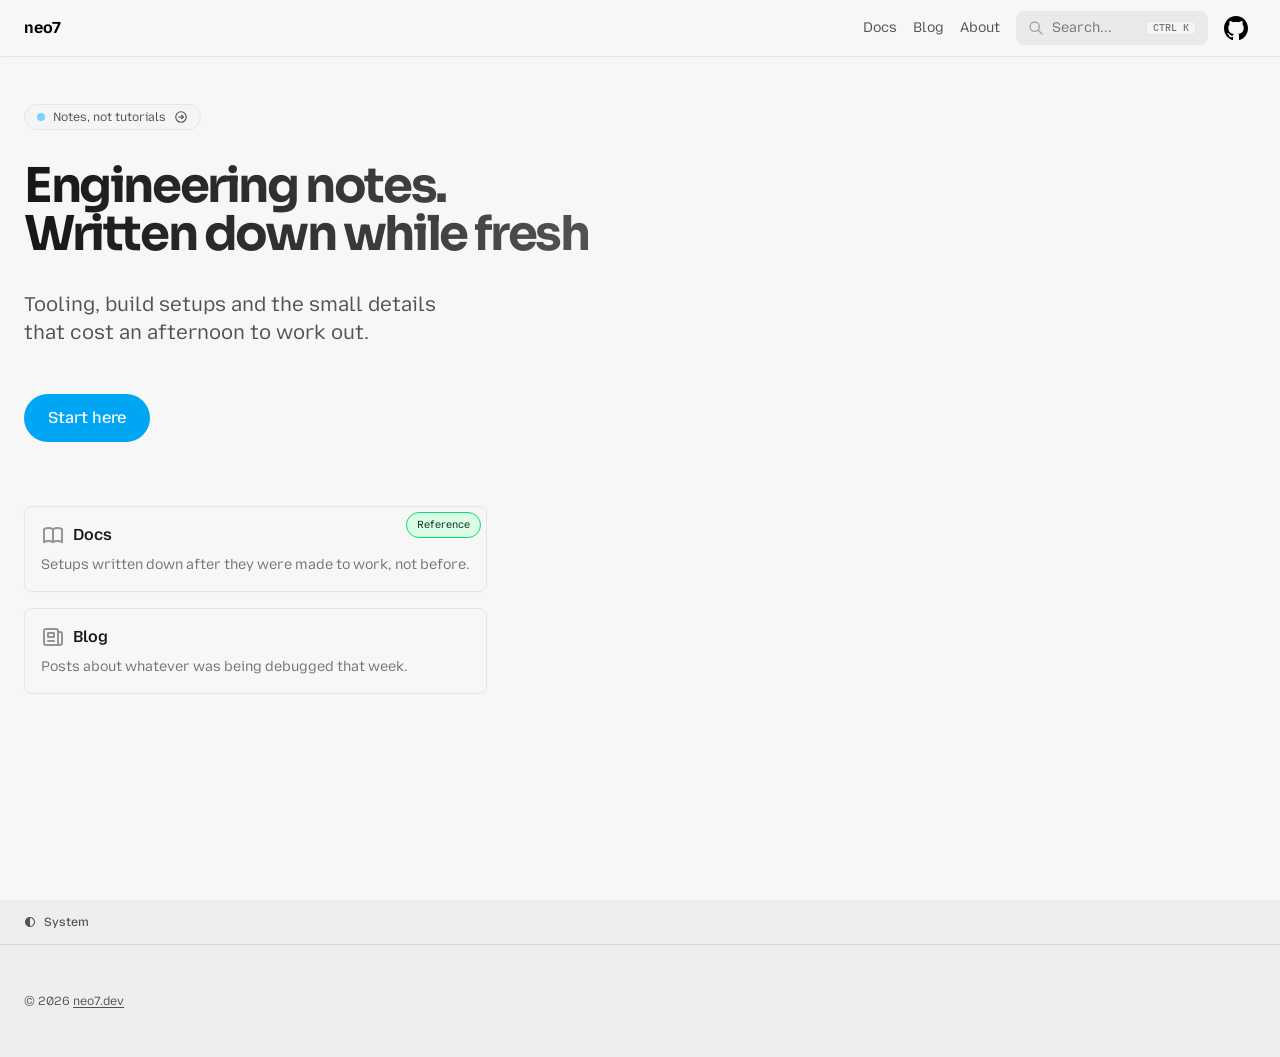
<file: index.html>
<!doctype html><html lang=en dir=ltr><head><meta name=generator content="Hugo 0.166.0"><meta charset=utf-8><meta name=viewport content="width=device-width,initial-scale=1"><meta name=robots content="index, follow"><link rel="icon shortcut" href=/icons/favicon.ico sizes=32x32><link rel=icon href=/icons/favicon.svg type=image/svg+xml id=favicon-svg><link rel=icon href=/icons/favicon-16x16.png type=image/png sizes=16x16><link rel=icon href=/icons/favicon-32x32.png type=image/png sizes=32x32><link rel=apple-touch-icon href=/icons/apple-touch-icon.png sizes=180x180><link fetchpriority=low href=/site.webmanifest rel=manifest><title>neo7</title><meta name=description content="Engineering notes, tooling write-ups and things worth writing down."><link rel=canonical href=https://neo7.dev/ itemprop=url><meta property="og:title" content="neo7.dev"><meta property="og:description" content="
    
      Engineering notes, tooling write-ups and things worth writing down.
    
  "><meta property="og:type" content="
    website
  "><meta property="og:url" content="https://neo7.dev/"><meta itemprop=name content="neo7.dev"><meta itemprop=description content="Notes, not tutorials Engineering notes. Written down while fresh Tooling, build setups and the small details that cost an afternoon to work out."><meta itemprop=dateModified content="2026-10-02T17:22:05+05:30"><meta itemprop=wordCount content="45"><meta name=twitter:card content="summary"><meta name=twitter:title content="neo7.dev"><meta name=twitter:description content="Notes, not tutorials Engineering notes. Written down while fresh Tooling, build setups and the small details that cost an afternoon to work out."><link rel=preconnect href=https://fonts.googleapis.com><link rel=preconnect href=https://fonts.gstatic.com crossorigin><link href="https://fonts.googleapis.com/css2?family=Sora:wght@100..800&amp;display=swap" rel=stylesheet><link href="https://fonts.googleapis.com/css2?family=Mozilla+Text:wght@200..700&amp;display=swap" rel=stylesheet><link href="https://fonts.googleapis.com/css2?family=Google+Sans+Code:ital,wght@0,300;1,300&amp;display=swap" rel=stylesheet><link href="https://fonts.googleapis.com/css2?family=IBM+Plex+Mono:wght@400;500;600&amp;display=swap" rel=stylesheet><link rel=preload href=/css/compiled/main.min.a60ae297e5ebf736a80a6abbf4fa843cbd5d50f36d36b4195322061a750a291c.css as=style integrity="sha256-pgril+Xr9zaoCmq79PqEPL1dUPNtNrQZUyIGGnUKKRw="><link href=/css/compiled/main.min.a60ae297e5ebf736a80a6abbf4fa843cbd5d50f36d36b4195322061a750a291c.css rel=stylesheet integrity="sha256-pgril+Xr9zaoCmq79PqEPL1dUPNtNrQZUyIGGnUKKRw="><link rel=preload href=/css/custom.db53adfe84e5b02615ee16be498d00c8e7ba99217018fe855236768c17e15770.css as=style integrity="sha256-21Ot/oTlsCYV7ha+SY0AyOe6mSFwGP6FUjZ2jBfhV3A="><link href=/css/custom.db53adfe84e5b02615ee16be498d00c8e7ba99217018fe855236768c17e15770.css rel=stylesheet integrity="sha256-21Ot/oTlsCYV7ha+SY0AyOe6mSFwGP6FUjZ2jBfhV3A="><script src=/js/main-head.min.134c4cfdb4a9fc94139ddb5dc4b976a2f62ad53a84050078fbd22808f61d1b2f.js integrity="sha256-E0xM/bSp/JQTndtdxLl2ovYq1TqEBQB4+9IoCPYdGy8="></script></head><body><a href=#content class="hx:sr-only hx:focus-visible:not-sr-only hx:focus-visible:fixed hx:focus-visible:z-50 hx:focus-visible:top-2 hx:focus-visible:left-2 hx:focus-visible:bg-hextra-accent-500 hx:focus-visible:text-white hx:focus-visible:px-4 hx:focus-visible:py-2 hx:focus-visible:rounded-md hx:focus-visible:text-sm hx:focus-visible:font-medium">Skip to content</a><div class="hextra-nav-container hx:sticky hx:top-0 hx:z-20 hx:w-full hx:bg-transparent hx:print:hidden"><div class="hextra-nav-container-blur hx:pointer-events-none hx:absolute hx:z-[-1] hx:h-full hx:w-full hx:bg-hextra-bg hx:shadow-[0_2px_4px_rgba(0,0,0,.02),0_1px_0_rgba(0,0,0,.06)] hx:contrast-more:shadow-[0_0_0_1px_#000] hx:dark:shadow-[0_-1px_0_rgba(255,255,255,.1)_inset] hx:contrast-more:dark:shadow-[0_0_0_1px_#fff]"></div><nav class="hextra-max-navbar-width hx:mx-auto hx:flex hx:items-center hx:justify-end hx:gap-1 hx:md:gap-2 hx:h-[var(--hextra-navbar-height)] hx:px-6"><a class="hx:flex hx:items-center hx:hover:opacity-75 hx:ltr:mr-auto hx:rtl:ml-auto" href=/><span class="hx:mr-2 hx:font-extrabold hx:inline hx:select-none">neo7</span>
</a><a title href=/docs class="hx:text-sm hx:contrast-more:text-neutral-700 hx:contrast-more:dark:text-neutral-100 hx:relative hx:-ml-2 hx:hidden hx:whitespace-nowrap hx:p-2 hx:md:inline-flex hx:items-center hx:gap-1 hx:text-neutral-600 hx:hover:text-neutral-800 hx:dark:text-neutral-400 hx:dark:hover:text-neutral-200"><span class=hx:text-center>Docs</span>
</a><a title href=/blog class="hx:text-sm hx:contrast-more:text-neutral-700 hx:contrast-more:dark:text-neutral-100 hx:relative hx:-ml-2 hx:hidden hx:whitespace-nowrap hx:p-2 hx:md:inline-flex hx:items-center hx:gap-1 hx:text-neutral-600 hx:hover:text-neutral-800 hx:dark:text-neutral-400 hx:dark:hover:text-neutral-200"><span class=hx:text-center>Blog</span>
</a><a title href=/about class="hx:text-sm hx:contrast-more:text-neutral-700 hx:contrast-more:dark:text-neutral-100 hx:relative hx:-ml-2 hx:hidden hx:whitespace-nowrap hx:p-2 hx:md:inline-flex hx:items-center hx:gap-1 hx:text-neutral-600 hx:hover:text-neutral-800 hx:dark:text-neutral-400 hx:dark:hover:text-neutral-200"><span class=hx:text-center>About</span>
</a><button type=button class=hextra-search-trigger data-search-open aria-haspopup=dialog aria-controls=hextra-search-dialog aria-label=Search...><svg class="hextra-search-trigger-icon" focusable="false" fill="none" viewBox="0 0 24 24" stroke-width="2" stroke="currentColor" aria-hidden="true"><path stroke-linecap="round" stroke-linejoin="round" d="M21 21l-6-6m2-5A7 7 0 113 10a7 7 0 0114 0z"/></svg><span class=hextra-search-trigger-label>Search...</span>
<kbd class=hextra-search-trigger-kbd>CTRL K</kbd>
</button>
<a class="hx:p-1 hx:md:p-2 hx:text-current" target=_blank rel=noreferrer href=https://github.com/neo7dev/neo7dev.github.io title=GitHub><svg height="24" fill="currentColor" viewBox="3 3 18 18"><path d="M12 3C7.0275 3 3 7.12937 3 12.2276c0 4.0833 2.57625 7.5321 6.15374 8.7548C9.60374 21.0631 9.77249 20.7863 9.77249 20.5441 9.77249 20.3249 9.76125 19.5982 9.76125 18.8254 7.5 19.2522 6.915 18.2602 6.735 17.7412 6.63375 17.4759 6.19499 16.6569 5.8125 16.4378 5.4975 16.2647 5.0475 15.838 5.80124 15.8264 6.51 15.8149 7.01625 16.4954 7.18499 16.7723 7.99499 18.1679 9.28875 17.7758 9.80625 17.5335 9.885 16.9337 10.1212 16.53 10.38 16.2993 8.3775 16.0687 6.285 15.2728 6.285 11.7432c0-1.0035.34875-1.834.92249-2.47994C7.1175 9.03257 6.8025 8.08674 7.2975 6.81794c0 0 .753749999999999-.24223 2.47499.94583.72001-.20762 1.48501-.31143 2.25001-.31143C12.7875 7.45234 13.5525 7.55615 14.2725 7.76377c1.7212-1.19959 2.475-.94583 2.475-.94583C17.2424 8.08674 16.9275 9.03257 16.8375 9.26326 17.4113 9.9092 17.76 10.7281 17.76 11.7432c0 3.5411-2.1037 4.3255-4.1063 4.5561C13.98 16.5877 14.2613 17.1414 14.2613 18.0065 14.2613 19.2407 14.25 20.2326 14.25 20.5441 14.25 20.7863 14.4188 21.0746 14.8688 20.9824 16.6554 20.364 18.2079 19.1866 19.3078 17.6162c1.0999-1.5705 1.6917-3.4551 1.6922-5.3886C21 7.12937 16.9725 3 12 3z"/></svg>
<span class=hx:sr-only>GitHub</span>
</a><button type=button aria-label=Menu aria-expanded=false class="hextra-hamburger-menu hx:cursor-pointer hx:-mr-1 hx:rounded-sm hx:p-1 hx:active:bg-neutral-400/20 hx:md:hidden hx:hextra-focus-visible-inset"><svg height="24" fill="none" viewBox="0 0 24 24" stroke="currentColor"><g><path stroke-linecap="round" stroke-linejoin="round" stroke-width="2" d="M4 8H20"/></g><g><path stroke-linecap="round" stroke-linejoin="round" stroke-width="2" d="M4 16H20"/></g></svg></button></nav></div><div class="hx:mx-auto hx:flex hextra-max-page-width"><aside class="hextra-sidebar-container hx:flex hx:flex-col hx:print:hidden hx:md:top-[var(--hextra-navbar-height)] hx:md:shrink-0 hx:md:w-64 hx:md:self-start hx:max-md:[transform:translate3d(0,-100%,0)] hx:md:hidden"><div class="hextra-scrollbar hx:overflow-y-auto hx:overflow-x-hidden hx:p-4 hx:grow hx:md:h-[calc(100vh-var(--hextra-navbar-height)-var(--menu-height))]"><ul class="hx:flex hx:flex-col hx:gap-1 hx:md:hidden"><li class=open><div class="hextra-sidebar-item hx:group hx:relative hx:flex hx:items-center" data-active=false><a class="hx:flex hx:items-center hx:justify-between hx:gap-2 hx:grow hx:cursor-pointer hx:rounded-sm hx:px-2 hx:py-1.5 hx:text-sm hx:transition-colors [-webkit-tap-highlight-color:transparent] [-webkit-touch-callout:none] hx:hextra-focus-visible-inset hx:ltr:pr-8 hx:rtl:pl-8 hx:text-neutral-500 hx:hover:bg-neutral-200 hx:hover:text-neutral-900 hx:contrast-more:border hx:contrast-more:border-transparent hx:contrast-more:text-neutral-900 hx:contrast-more:hover:border-neutral-900 hx:dark:text-neutral-400 hx:dark:hover:bg-hextra-accent-100/5 hx:dark:hover:text-neutral-50 hx:contrast-more:dark:text-neutral-50 hx:contrast-more:dark:hover:border-neutral-50" href=/docs/><span class="hx:min-w-0 [word-break:break-word]">Docs</span>
</a><button type=button class="hextra-sidebar-collapsible-button hx:absolute hx:top-1/2 hx:-translate-y-1/2 hx:ltr:right-2 hx:rtl:left-2 hx:shrink-0 hx:cursor-pointer hx:p-0 hx:text-neutral-500 hx:dark:text-neutral-400 hx:group-hover:text-neutral-900 hx:dark:group-hover:text-neutral-50 hx:group-data-[active=true]:text-hextra-accent-800 hx:group-data-[active=true]:dark:text-hextra-accent-600 hx:hextra-focus-visible-inset" aria-label="Toggle section" aria-expanded=true><svg fill="none" viewBox="0 0 24 24" stroke="currentColor" aria-hidden="true" focusable="false" class="hx:h-[18px] hx:min-w-[18px] hx:rounded-xs hx:p-0.5 hx:hover:bg-neutral-800/5 hx:dark:hover:bg-neutral-100/5"><path stroke-linecap="round" stroke-linejoin="round" stroke-width="2" d="M9 5l7 7-7 7" class="hx:origin-center hx:transition-transform hx:rtl:-rotate-180"/></svg></button></div><div class="hextra-sidebar-children hx:ltr:pr-0 hx:rtl:pl-0 hx:overflow-hidden"><ul class='hx:relative hx:flex hx:flex-col hx:gap-1 hx:before:absolute hx:before:inset-y-1 hx:before:w-px hx:before:bg-neutral-200 hx:before:content-[""] hx:ltr:ml-3 hx:ltr:pl-3 hx:ltr:before:left-0 hx:rtl:mr-3 hx:rtl:pr-3 hx:rtl:before:right-0 hx:dark:before:bg-neutral-800'><li class="hx:flex hx:flex-col"><div class="hextra-sidebar-item hx:group hx:relative hx:flex hx:items-center" data-active=false><a class="hx:flex hx:items-center hx:justify-between hx:gap-2 hx:grow hx:cursor-pointer hx:rounded-sm hx:px-2 hx:py-1.5 hx:text-sm hx:transition-colors [-webkit-tap-highlight-color:transparent] [-webkit-touch-callout:none] hx:hextra-focus-visible-inset hx:text-neutral-500 hx:hover:bg-neutral-200 hx:hover:text-neutral-900 hx:contrast-more:border hx:contrast-more:border-transparent hx:contrast-more:text-neutral-900 hx:contrast-more:hover:border-neutral-900 hx:dark:text-neutral-400 hx:dark:hover:bg-hextra-accent-100/5 hx:dark:hover:text-neutral-50 hx:contrast-more:dark:text-neutral-50 hx:contrast-more:dark:hover:border-neutral-50" href=/docs/welcome/><span class="hx:min-w-0 [word-break:break-word]">Welcome</span></a></div></li></ul></div></li><li><div class="hextra-sidebar-item hx:group hx:relative hx:flex hx:items-center" data-active=false><a class="hx:flex hx:items-center hx:justify-between hx:gap-2 hx:grow hx:cursor-pointer hx:rounded-sm hx:px-2 hx:py-1.5 hx:text-sm hx:transition-colors [-webkit-tap-highlight-color:transparent] [-webkit-touch-callout:none] hx:hextra-focus-visible-inset hx:ltr:pr-8 hx:rtl:pl-8 hx:text-neutral-500 hx:hover:bg-neutral-200 hx:hover:text-neutral-900 hx:contrast-more:border hx:contrast-more:border-transparent hx:contrast-more:text-neutral-900 hx:contrast-more:hover:border-neutral-900 hx:dark:text-neutral-400 hx:dark:hover:bg-hextra-accent-100/5 hx:dark:hover:text-neutral-50 hx:contrast-more:dark:text-neutral-50 hx:contrast-more:dark:hover:border-neutral-50" href=/blog/><span class="hx:min-w-0 [word-break:break-word]">Blog</span>
</a><button type=button class="hextra-sidebar-collapsible-button hx:absolute hx:top-1/2 hx:-translate-y-1/2 hx:ltr:right-2 hx:rtl:left-2 hx:shrink-0 hx:cursor-pointer hx:p-0 hx:text-neutral-500 hx:dark:text-neutral-400 hx:group-hover:text-neutral-900 hx:dark:group-hover:text-neutral-50 hx:group-data-[active=true]:text-hextra-accent-800 hx:group-data-[active=true]:dark:text-hextra-accent-600 hx:hextra-focus-visible-inset" aria-label="Toggle section" aria-expanded=false><svg fill="none" viewBox="0 0 24 24" stroke="currentColor" aria-hidden="true" focusable="false" class="hx:h-[18px] hx:min-w-[18px] hx:rounded-xs hx:p-0.5 hx:hover:bg-neutral-800/5 hx:dark:hover:bg-neutral-100/5"><path stroke-linecap="round" stroke-linejoin="round" stroke-width="2" d="M9 5l7 7-7 7" class="hx:origin-center hx:transition-transform hx:rtl:-rotate-180"/></svg></button></div><div class="hextra-sidebar-children hx:ltr:pr-0 hx:rtl:pl-0 hx:overflow-hidden"><ul class='hx:relative hx:flex hx:flex-col hx:gap-1 hx:before:absolute hx:before:inset-y-1 hx:before:w-px hx:before:bg-neutral-200 hx:before:content-[""] hx:ltr:ml-3 hx:ltr:pl-3 hx:ltr:before:left-0 hx:rtl:mr-3 hx:rtl:pr-3 hx:rtl:before:right-0 hx:dark:before:bg-neutral-800'><li class="hx:flex hx:flex-col"><div class="hextra-sidebar-item hx:group hx:relative hx:flex hx:items-center" data-active=false><a class="hx:flex hx:items-center hx:justify-between hx:gap-2 hx:grow hx:cursor-pointer hx:rounded-sm hx:px-2 hx:py-1.5 hx:text-sm hx:transition-colors [-webkit-tap-highlight-color:transparent] [-webkit-touch-callout:none] hx:hextra-focus-visible-inset hx:text-neutral-500 hx:hover:bg-neutral-200 hx:hover:text-neutral-900 hx:contrast-more:border hx:contrast-more:border-transparent hx:contrast-more:text-neutral-900 hx:contrast-more:hover:border-neutral-900 hx:dark:text-neutral-400 hx:dark:hover:bg-hextra-accent-100/5 hx:dark:hover:text-neutral-50 hx:contrast-more:dark:text-neutral-50 hx:contrast-more:dark:hover:border-neutral-50" href=/blog/welcome/><span class="hx:min-w-0 [word-break:break-word]">Welcome</span></a></div></li></ul></div></li><li><div class="hextra-sidebar-item hx:group hx:relative hx:flex hx:items-center" data-active=false><a class="hx:flex hx:items-center hx:justify-between hx:gap-2 hx:grow hx:cursor-pointer hx:rounded-sm hx:px-2 hx:py-1.5 hx:text-sm hx:transition-colors [-webkit-tap-highlight-color:transparent] [-webkit-touch-callout:none] hx:hextra-focus-visible-inset hx:text-neutral-500 hx:hover:bg-neutral-200 hx:hover:text-neutral-900 hx:contrast-more:border hx:contrast-more:border-transparent hx:contrast-more:text-neutral-900 hx:contrast-more:hover:border-neutral-900 hx:dark:text-neutral-400 hx:dark:hover:bg-hextra-accent-100/5 hx:dark:hover:text-neutral-50 hx:contrast-more:dark:text-neutral-50 hx:contrast-more:dark:hover:border-neutral-50" href=/about/><span class="hx:min-w-0 [word-break:break-word]">About</span></a></div></li><li class=hextra-sidebar-separator><span class=hx:cursor-default>More</span></li><li><div class="hextra-sidebar-item hx:group hx:relative hx:flex hx:items-center" data-active=false><a class="hx:flex hx:items-center hx:justify-between hx:gap-2 hx:grow hx:cursor-pointer hx:rounded-sm hx:px-2 hx:py-1.5 hx:text-sm hx:transition-colors [-webkit-tap-highlight-color:transparent] [-webkit-touch-callout:none] hx:hextra-focus-visible-inset hx:text-neutral-500 hx:hover:bg-neutral-200 hx:hover:text-neutral-900 hx:contrast-more:border hx:contrast-more:border-transparent hx:contrast-more:text-neutral-900 hx:contrast-more:hover:border-neutral-900 hx:dark:text-neutral-400 hx:dark:hover:bg-hextra-accent-100/5 hx:dark:hover:text-neutral-50 hx:contrast-more:dark:text-neutral-50 hx:contrast-more:dark:hover:border-neutral-50" href=/about><span class="hx:min-w-0 [word-break:break-word]">About</span></a></div></li></ul></div><div class="hx:md:hidden hx:sticky hx:bottom-0 hx:max-h-(--menu-height) hx:bg-hextra-bg hx:mx-4 hx:py-4 hx:shadow-[0_-12px_16px_var(--hextra-bg)] hx:flex hx:items-center hx:gap-2 hx:border-neutral-200 hx:dark:border-neutral-800 hx:contrast-more:border-neutral-400 hx:contrast-more:shadow-none hx:contrast-more:dark:shadow-none hx:border-t" data-toggle-animation=show><div class="hx:flex hx:grow hx:flex-col"><div class="hx:flex hx:justify-items-start hx:group" data-theme=light><button title="Change theme" data-state=closed data-location=bottom class="hextra-theme-toggle hx:cursor-pointer hx:rounded-md hx:text-left hx:font-medium hx:h-7 hx:px-2 hx:text-xs hx:hover:bg-neutral-200 hx:hover:text-neutral-900 hx:dark:hover:bg-neutral-800 hx:dark:hover:text-neutral-50 hx:font-medium hx:text-neutral-600 hx:transition-colors hx:dark:text-neutral-400 hx:grow" type=button aria-label="Change theme" aria-expanded=false aria-haspopup=menu><div class="hx:flex hx:items-center hx:gap-2 hx:capitalize"><svg height="12" class="hx:group-data-[theme=dark]:hidden hx:group-data-[theme=system]:hidden" fill="none" viewBox="0 0 24 24" stroke-width="2" stroke="currentColor" aria-hidden="true"><path stroke-linecap="round" stroke-linejoin="round" d="M12 3v1m0 16v1m9-9h-1M4 12H3m15.364 6.364-.707-.707M6.343 6.343l-.707-.707m12.728.0-.707.707M6.343 17.657l-.707.707M16 12a4 4 0 11-8 0 4 4 0 018 0z"/></svg><span class="hx:group-data-[theme=dark]:hidden hx:group-data-[theme=system]:hidden">Light</span><svg height="12" class="hx:group-data-[theme=light]:hidden hx:group-data-[theme=system]:hidden" fill="none" viewBox="0 0 24 24" stroke-width="2" stroke="currentColor" aria-hidden="true"><path stroke-linecap="round" stroke-linejoin="round" d="M20.354 15.354A9 9 0 018.646 3.646 9.003 9.003.0 0012 21a9.003 9.003.0 008.354-5.646z"/></svg><span class="hx:group-data-[theme=light]:hidden hx:group-data-[theme=system]:hidden">Dark</span><svg height="12" class="hx:group-data-[theme=dark]:hidden hx:group-data-[theme=light]:hidden" viewBox="0 0 24 24" fill="currentColor"><path d="M11.996094 2C6.4986225 2.0192368 2.03125 6.5024993 2.03125 12c0 5.497501 4.4673725 9.980763 9.964844 10H12 12.0039c5.497471-.01924 9.964844-4.502499 9.964844-10 0-5.4975007-4.467373-9.9807632-9.964844-10H12zM12 4c4.417218.017598 7.96875 3.5822356 7.96875 8 0 4.417764-3.551532 7.982402-7.96875 8z"/></svg>
<span class="hx:group-data-[theme=dark]:hidden hx:group-data-[theme=light]:hidden">System</span></div></button><ul class="hextra-theme-toggle-options hx:hidden hx:z-20 hx:max-h-64 hx:overflow-auto hx:rounded-lg hx:border hx:border-neutral-200 hx:bg-neutral-100 hx:p-1 hx:text-sm hx:shadow-lg hx:dark:border-neutral-700 hx:dark:bg-neutral-900" style="position:fixed;inset:auto auto 0 0;margin:0;min-width:100px" data-theme=light role=menu><li role=none class="hx:flex hx:flex-col"><button type=button role=menuitemradio aria-checked=true tabindex=-1 data-item=light class="hx:text-neutral-700 hx:dark:text-neutral-300 hx:hover:bg-hextra-accent-100 hx:hover:text-hextra-accent-700 hx:hover:dark:bg-hextra-accent-950 hx:hover:dark:text-hextra-accent-200 hx:relative hx:cursor-pointer hx:whitespace-nowrap hx:rounded-sm hx:py-1.5 hx:transition-colors hx:ltr:pl-3 hx:ltr:pr-9 hx:rtl:pr-3 hx:rtl:pl-9 hx:text-left hx:w-full hx:bg-transparent hx:border-0">
Light
<span class="hx:absolute hx:inset-y-0 hx:flex hx:items-center hx:ltr:right-3 hx:rtl:left-3 hx:group-data-[theme=dark]:hidden hx:group-data-[theme=system]:hidden"><svg height="1em" width="1em" fill="none" viewBox="0 0 24 24" stroke-width="2" stroke="currentColor" aria-hidden="true"><path stroke-linecap="round" stroke-linejoin="round" d="M5 13l4 4L19 7"/></svg></span></button></li><li role=none class="hx:flex hx:flex-col"><button type=button role=menuitemradio aria-checked=false tabindex=-1 data-item=dark class="hx:text-neutral-700 hx:dark:text-neutral-300 hx:hover:bg-hextra-accent-100 hx:hover:text-hextra-accent-700 hx:hover:dark:bg-hextra-accent-950 hx:hover:dark:text-hextra-accent-200 hx:relative hx:cursor-pointer hx:whitespace-nowrap hx:rounded-sm hx:py-1.5 hx:transition-colors hx:ltr:pl-3 hx:ltr:pr-9 hx:rtl:pr-3 hx:rtl:pl-9 hx:text-left hx:w-full hx:bg-transparent hx:border-0">
Dark
<span class="hx:absolute hx:inset-y-0 hx:flex hx:items-center hx:ltr:right-3 hx:rtl:left-3 hx:group-data-[theme=light]:hidden hx:group-data-[theme=system]:hidden"><svg height="1em" width="1em" fill="none" viewBox="0 0 24 24" stroke-width="2" stroke="currentColor" aria-hidden="true"><path stroke-linecap="round" stroke-linejoin="round" d="M5 13l4 4L19 7"/></svg></span></button></li><li role=none class="hx:flex hx:flex-col"><button type=button role=menuitemradio aria-checked=false tabindex=-1 data-item=system class="hx:text-neutral-700 hx:dark:text-neutral-300 hx:hover:bg-hextra-accent-100 hx:hover:text-hextra-accent-700 hx:hover:dark:bg-hextra-accent-950 hx:hover:dark:text-hextra-accent-200 hx:relative hx:cursor-pointer hx:whitespace-nowrap hx:rounded-sm hx:py-1.5 hx:transition-colors hx:ltr:pl-3 hx:ltr:pr-9 hx:rtl:pr-3 hx:rtl:pl-9 hx:text-left hx:w-full hx:bg-transparent hx:border-0">
System
<span class="hx:absolute hx:inset-y-0 hx:flex hx:items-center hx:ltr:right-3 hx:rtl:left-3 hx:group-data-[theme=dark]:hidden hx:group-data-[theme=light]:hidden"><svg height="1em" width="1em" fill="none" viewBox="0 0 24 24" stroke-width="2" stroke="currentColor" aria-hidden="true"><path stroke-linecap="round" stroke-linejoin="round" d="M5 13l4 4L19 7"/></svg></span></button></li></ul></div></div></div></aside><main id=content class="hx:w-full hx:break-words hx:min-h-[calc(100vh-var(--hextra-navbar-height))] hx:min-w-0 hx:pb-8 hx:pt-8 hx:md:pt-12 hx:pl-[max(env(safe-area-inset-left),1.5rem)] hx:pr-[max(env(safe-area-inset-right),1.5rem)]"><div class="hx:flex hx:flex-col hx:items-start"><a class="not-prose hx:inline-flex hx:items-center hx:rounded-full hx:gap-2 hx:px-3 hx:py-1 hx:text-xs hx:text-neutral-600 hx:dark:text-neutral-400 hx:bg-neutral-100 hx:dark:bg-neutral-800 hx:border-neutral-200 hx:dark:border-neutral-800 hx:border hx:hover:border-neutral-400 hx:dark:hover:text-neutral-50 hx:dark:hover:border-neutral-600 hx:transition-all hx:ease-in hx:duration-200"><div class="hx:w-2 hx:h-2 hx:rounded-full hx:bg-hextra-accent-300"></div><span>Notes, not tutorials</span>
<span class="hx:inline-block hx:align-text-bottom hextra-icon"><svg height="14" fill="none" viewBox="0 0 24 24" stroke-width="2" stroke="currentColor" aria-hidden="true"><path stroke-linecap="round" stroke-linejoin="round" d="M13 9l3 3m0 0-3 3m3-3H8m13 0A9 9 0 113 12a9 9 0 0118 0z"/></svg></span></a><div class="hx:mt-6 hx:mb-6"><h1 class="not-prose hx:text-4xl hx:font-bold hx:leading-none hx:tracking-tighter hx:md:text-5xl hx:py-2 hx:bg-clip-text hx:text-transparent hx:bg-gradient-to-r hx:from-neutral-900 hx:to-neutral-600 hx:dark:from-neutral-100 hx:dark:to-neutral-400">Engineering notes. <br class="hx:sm:block hx:hidden">Written down while fresh</h1></div><div class=hx:mb-12><p class="not-prose hx:text-xl hx:text-neutral-600 hx:dark:text-neutral-400 hx:sm:text-xl">Tooling, build setups and the small details <br class="hx:sm:block hx:hidden">that cost an afternoon to work out.</p></div><div class=hx:mb-6><a href=docs/welcome class="not-prose hx:font-medium hx:cursor-pointer hx:px-6 hx:py-3 hx:rounded-full hx:text-center hx:text-white hx:inline-block hx:bg-hextra-accent-500 hx:hover:bg-hextra-accent-600 hx:hextra-focus-visible hx:dark:bg-hextra-accent-700 hx:dark:hover:bg-hextra-accent-600 hx:transition-all hx:ease-in hx:duration-200">Start here</a></div><div class=hx:mt-6></div><div class="hextra-cards hx:mt-4 hx:gap-4 hx:grid not-prose" style=--hextra-cards-grid-cols:2><a class="hextra-card hx:group hx:flex hx:flex-col hx:justify-start hx:overflow-hidden hx:rounded-lg hx:border hx:border-neutral-200 hx:text-current hx:no-underline hx:dark:shadow-none hx:hover:shadow-neutral-100 hx:dark:hover:shadow-none hx:shadow-neutral-100 hx:active:shadow-sm hx:active:shadow-neutral-200 hx:transition-all hx:duration-200 hx:hover:border-hextra-accent-500 hx:bg-transparent hx:shadow-xs hx:dark:border-neutral-800 hx:hover:bg-neutral-50 hx:hover:shadow-md hx:dark:hover:border-hextra-accent-500 hx:dark:hover:bg-neutral-900" href=docs><div><span class="hextra-card-icon hx:flex hx:font-semibold hx:items-start hx:gap-2 hx:pt-4 hx:px-4 hx:text-neutral-900 hx:dark:text-neutral-100"><svg fill="none" viewBox="0 0 24 24" stroke-width="2" stroke="currentColor" aria-hidden="true"><path stroke-linecap="round" stroke-linejoin="round" d="M12 6.253v13m0-13C10.832 5.477 9.246 5 7.5 5S4.168 5.477 3 6.253v13C4.168 18.477 5.754 18 7.5 18s3.332.477 4.5 1.253m0-13C13.168 5.477 14.754 5 16.5 5c1.747.0 3.332.477 4.5 1.253v13C19.832 18.477 18.247 18 16.5 18c-1.746.0-3.332.477-4.5 1.253"/></svg>Docs</span><div class="hextra-card-subtitle hx:line-clamp-3 hx:text-sm hx:font-normal hx:text-neutral-500 hx:dark:text-neutral-400 hx:px-4 hx:mb-4 hx:mt-2">Setups written down after they were made to work, not before.</div></div><span class="hextra-badge hextra-badge--md hextra-card-tag"><span class="hextra-badge__pill hx:border hx:border-green-400 hx:bg-green-100 hx:text-green-950 hx:dark:border-green-800 hx:dark:bg-green-950 hx:dark:text-green-100">Reference</span>
</span></a><a class="hextra-card hx:group hx:flex hx:flex-col hx:justify-start hx:overflow-hidden hx:rounded-lg hx:border hx:border-neutral-200 hx:text-current hx:no-underline hx:dark:shadow-none hx:hover:shadow-neutral-100 hx:dark:hover:shadow-none hx:shadow-neutral-100 hx:active:shadow-sm hx:active:shadow-neutral-200 hx:transition-all hx:duration-200 hx:hover:border-hextra-accent-500 hx:bg-transparent hx:shadow-xs hx:dark:border-neutral-800 hx:hover:bg-neutral-50 hx:hover:shadow-md hx:dark:hover:border-hextra-accent-500 hx:dark:hover:bg-neutral-900" href=blog><div><span class="hextra-card-icon hx:flex hx:font-semibold hx:items-start hx:gap-2 hx:pt-4 hx:px-4 hx:text-neutral-900 hx:dark:text-neutral-100"><svg fill="none" viewBox="0 0 24 24" stroke-width="2" stroke="currentColor" aria-hidden="true"><path stroke-linecap="round" stroke-linejoin="round" d="M19 20H5a2 2 0 01-2-2V6a2 2 0 012-2h10a2 2 0 012 2v1m2 13a2 2 0 01-2-2V7m2 13a2 2 0 002-2V9a2 2 0 00-2-2h-2m-4-3H9M7 16h6M7 8h6v4H7V8z"/></svg>Blog</span><div class="hextra-card-subtitle hx:line-clamp-3 hx:text-sm hx:font-normal hx:text-neutral-500 hx:dark:text-neutral-400 hx:px-4 hx:mb-4 hx:mt-2">Posts about whatever was being debugged that week.</div></div></a></div></div></main></div><footer class="hextra-footer hx:bg-neutral-200/50 hx:pb-[env(safe-area-inset-bottom)] hx:dark:bg-neutral-800/50 hx:print:bg-transparent"><div class="hx:mx-auto hx:flex hx:gap-2 hx:py-2 hx:px-4 hextra-max-footer-width"><div class="hx:flex hx:justify-items-start hx:group" data-theme=light><button title="Change theme" data-state=closed data-location=bottom class="hextra-theme-toggle hx:cursor-pointer hx:rounded-md hx:text-left hx:font-medium hx:h-7 hx:px-2 hx:text-xs hx:hover:bg-neutral-200 hx:hover:text-neutral-900 hx:dark:hover:bg-neutral-800 hx:dark:hover:text-neutral-50 hx:font-medium hx:text-neutral-600 hx:transition-colors hx:dark:text-neutral-400 hx:grow" type=button aria-label="Change theme" aria-expanded=false aria-haspopup=menu><div class="hx:flex hx:items-center hx:gap-2 hx:capitalize"><svg height="12" class="hx:group-data-[theme=dark]:hidden hx:group-data-[theme=system]:hidden" fill="none" viewBox="0 0 24 24" stroke-width="2" stroke="currentColor" aria-hidden="true"><path stroke-linecap="round" stroke-linejoin="round" d="M12 3v1m0 16v1m9-9h-1M4 12H3m15.364 6.364-.707-.707M6.343 6.343l-.707-.707m12.728.0-.707.707M6.343 17.657l-.707.707M16 12a4 4 0 11-8 0 4 4 0 018 0z"/></svg><span class="hx:group-data-[theme=dark]:hidden hx:group-data-[theme=system]:hidden">Light</span><svg height="12" class="hx:group-data-[theme=light]:hidden hx:group-data-[theme=system]:hidden" fill="none" viewBox="0 0 24 24" stroke-width="2" stroke="currentColor" aria-hidden="true"><path stroke-linecap="round" stroke-linejoin="round" d="M20.354 15.354A9 9 0 018.646 3.646 9.003 9.003.0 0012 21a9.003 9.003.0 008.354-5.646z"/></svg><span class="hx:group-data-[theme=light]:hidden hx:group-data-[theme=system]:hidden">Dark</span><svg height="12" class="hx:group-data-[theme=dark]:hidden hx:group-data-[theme=light]:hidden" viewBox="0 0 24 24" fill="currentColor"><path d="M11.996094 2C6.4986225 2.0192368 2.03125 6.5024993 2.03125 12c0 5.497501 4.4673725 9.980763 9.964844 10H12 12.0039c5.497471-.01924 9.964844-4.502499 9.964844-10 0-5.4975007-4.467373-9.9807632-9.964844-10H12zM12 4c4.417218.017598 7.96875 3.5822356 7.96875 8 0 4.417764-3.551532 7.982402-7.96875 8z"/></svg>
<span class="hx:group-data-[theme=dark]:hidden hx:group-data-[theme=light]:hidden">System</span></div></button><ul class="hextra-theme-toggle-options hx:hidden hx:z-20 hx:max-h-64 hx:overflow-auto hx:rounded-lg hx:border hx:border-neutral-200 hx:bg-neutral-100 hx:p-1 hx:text-sm hx:shadow-lg hx:dark:border-neutral-700 hx:dark:bg-neutral-900" style="position:fixed;inset:auto auto 0 0;margin:0;min-width:100px" data-theme=light role=menu><li role=none class="hx:flex hx:flex-col"><button type=button role=menuitemradio aria-checked=true tabindex=-1 data-item=light class="hx:text-neutral-700 hx:dark:text-neutral-300 hx:hover:bg-hextra-accent-100 hx:hover:text-hextra-accent-700 hx:hover:dark:bg-hextra-accent-950 hx:hover:dark:text-hextra-accent-200 hx:relative hx:cursor-pointer hx:whitespace-nowrap hx:rounded-sm hx:py-1.5 hx:transition-colors hx:ltr:pl-3 hx:ltr:pr-9 hx:rtl:pr-3 hx:rtl:pl-9 hx:text-left hx:w-full hx:bg-transparent hx:border-0">
Light
<span class="hx:absolute hx:inset-y-0 hx:flex hx:items-center hx:ltr:right-3 hx:rtl:left-3 hx:group-data-[theme=dark]:hidden hx:group-data-[theme=system]:hidden"><svg height="1em" width="1em" fill="none" viewBox="0 0 24 24" stroke-width="2" stroke="currentColor" aria-hidden="true"><path stroke-linecap="round" stroke-linejoin="round" d="M5 13l4 4L19 7"/></svg></span></button></li><li role=none class="hx:flex hx:flex-col"><button type=button role=menuitemradio aria-checked=false tabindex=-1 data-item=dark class="hx:text-neutral-700 hx:dark:text-neutral-300 hx:hover:bg-hextra-accent-100 hx:hover:text-hextra-accent-700 hx:hover:dark:bg-hextra-accent-950 hx:hover:dark:text-hextra-accent-200 hx:relative hx:cursor-pointer hx:whitespace-nowrap hx:rounded-sm hx:py-1.5 hx:transition-colors hx:ltr:pl-3 hx:ltr:pr-9 hx:rtl:pr-3 hx:rtl:pl-9 hx:text-left hx:w-full hx:bg-transparent hx:border-0">
Dark
<span class="hx:absolute hx:inset-y-0 hx:flex hx:items-center hx:ltr:right-3 hx:rtl:left-3 hx:group-data-[theme=light]:hidden hx:group-data-[theme=system]:hidden"><svg height="1em" width="1em" fill="none" viewBox="0 0 24 24" stroke-width="2" stroke="currentColor" aria-hidden="true"><path stroke-linecap="round" stroke-linejoin="round" d="M5 13l4 4L19 7"/></svg></span></button></li><li role=none class="hx:flex hx:flex-col"><button type=button role=menuitemradio aria-checked=false tabindex=-1 data-item=system class="hx:text-neutral-700 hx:dark:text-neutral-300 hx:hover:bg-hextra-accent-100 hx:hover:text-hextra-accent-700 hx:hover:dark:bg-hextra-accent-950 hx:hover:dark:text-hextra-accent-200 hx:relative hx:cursor-pointer hx:whitespace-nowrap hx:rounded-sm hx:py-1.5 hx:transition-colors hx:ltr:pl-3 hx:ltr:pr-9 hx:rtl:pr-3 hx:rtl:pl-9 hx:text-left hx:w-full hx:bg-transparent hx:border-0">
System
<span class="hx:absolute hx:inset-y-0 hx:flex hx:items-center hx:ltr:right-3 hx:rtl:left-3 hx:group-data-[theme=dark]:hidden hx:group-data-[theme=light]:hidden"><svg height="1em" width="1em" fill="none" viewBox="0 0 24 24" stroke-width="2" stroke="currentColor" aria-hidden="true"><path stroke-linecap="round" stroke-linejoin="round" d="M5 13l4 4L19 7"/></svg></span></button></li></ul></div></div><hr class="hx:border-neutral-300 hx:dark:border-neutral-700"><div class="hextra-custom-footer hextra-max-footer-width hx:mx-auto hx:pl-[max(env(safe-area-inset-left),1.5rem)] hx:pr-[max(env(safe-area-inset-right),1.5rem)] hx:text-neutral-600 hx:dark:text-neutral-400"><div class="hx:flex hx:justify-center hx:py-12 hx:md:justify-start"><div class=hx:text-xs>&copy; 2026
<a href=https://neo7.dev class="hx:underline hx:underline-offset-2 hx:decoration-from-font hx:hover:text-neutral-900 hx:dark:hover:text-neutral-100">neo7.dev</a></div></div></div></footer><dialog id=hextra-search-dialog class=hextra-search-dialog aria-label=Search...><div class=hextra-search><div class=hextra-search-input-wrapper><svg class="hextra-search-input-icon" focusable="false" fill="none" viewBox="0 0 24 24" stroke-width="2" stroke="currentColor" aria-hidden="true"><path stroke-linecap="round" stroke-linejoin="round" d="M21 21l-6-6m2-5A7 7 0 113 10a7 7 0 0114 0z"/></svg><input class=hextra-search-input type=search role=combobox autocomplete=off autocorrect=off autocapitalize=off spellcheck=false placeholder=Search... aria-label=Search... aria-controls=hextra-search-results aria-expanded=false><button type=button class=hextra-search-input-kbd data-search-close aria-label=Close>ESC</button></div><div class=hextra-search-results-viewport data-search-viewport><div class="hextra-search-results-inner hextra-scrollbar" data-search-inner><ul id=hextra-search-results class=hextra-search-results role=listbox aria-label="Search results"></ul><div class=hextra-search-empty data-search-empty hidden>No results found.</div></div></div><div class="hextra-search-status hx:sr-only" aria-live=polite role=status></div></div></dialog><script defer src=/js/main.min.5701599302c086c61e2b05a62abe3e4c29b2770f581b5057b240c6a668effb75.js integrity="sha256-VwFZkwLAhsYeKwWmKr4+TCmydw9YG1BXskDGpmjv+3U="></script><script defer src=/js/flexsearch.433e941a8a573ebb9931fc16fc75266ab6b93f569ac2fb4f3dc66882e0416f4c.js integrity="sha256-Qz6UGopXPruZMfwW/HUmara5P1aawvtPPcZoguBBb0w=" crossorigin=anonymous></script><script defer src=/en.search.min.6f73bdd5f28b46f10a7855771820095254b5f243e3a030001fc346fa02817c10.js integrity="sha256-b3O91fKLRvEKeFV3GCAJUlS18kPjoDAAH8NG+gKBfBA="></script><script defer src=/en.search-dialog.min.fda123910557b5b3a328696105af51f85abc3cfc6784387c49b11b5b857b256f.js integrity="sha256-/aEjkQVXtbOjKGlhBa9R+Fq8PPxnhDh8SbEbW4V7JW8="></script></body></html>
</file>
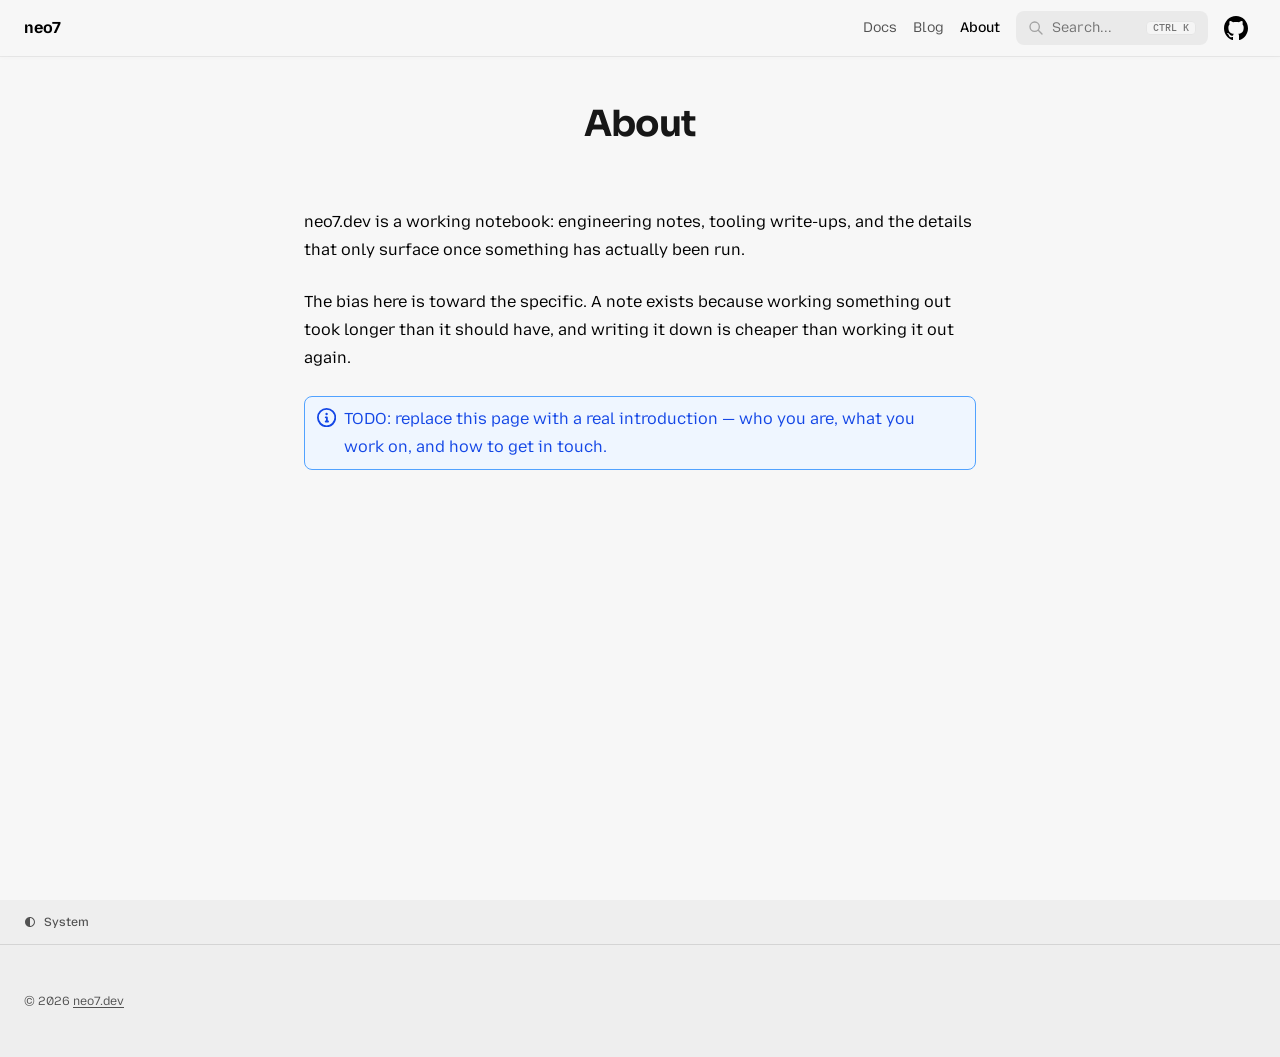
<file: about/index.html>
<!doctype html><html lang=en dir=ltr><head><meta charset=utf-8><meta name=viewport content="width=device-width,initial-scale=1"><meta name=robots content="index, follow"><link rel="icon shortcut" href=/icons/favicon.ico sizes=32x32><link rel=icon href=/icons/favicon.svg type=image/svg+xml id=favicon-svg><link rel=icon href=/icons/favicon-16x16.png type=image/png sizes=16x16><link rel=icon href=/icons/favicon-32x32.png type=image/png sizes=32x32><link rel=apple-touch-icon href=/icons/apple-touch-icon.png sizes=180x180><link fetchpriority=low href=/site.webmanifest rel=manifest><title>About – neo7</title><meta name=description content="neo7.dev is a working notebook: engineering notes, tooling write-ups, and the details that only surface once something has actually been run.
The bias here is toward the specific. A note exists because working something out took longer than it should have, and writing it down is cheaper than working it out again.
TODO: replace this page with a real introduction — who you are, what you work on, and how to get in touch. "><link rel=canonical href=https://neo7.dev/about/ itemprop=url><meta property="og:title" content="About"><meta property="og:description" content="
    
      neo7.dev is a working notebook: engineering notes, tooling write-ups, and the
details that only surface once something has actually been run.
The bias here is toward the specific. A note exists because working something
out took longer than it should have, and writing it down is cheaper than
working it out again.

  

  
    TODO: replace this page with a real introduction — who you are, what you work
on, and how to get in touch.
  

    
  "><meta property="og:type" content="
    article
  "><meta property="og:url" content="https://neo7.dev/about/"><meta property="article:section" content><meta property="article:modified_time" content="2026-10-02T17:22:05+05:30"><meta itemprop=name content="About"><meta itemprop=description content="neo7.dev is a working notebook: engineering notes, tooling write-ups, and the details that only surface once something has actually been run.
The bias here is toward the specific. A note exists because working something out took longer than it should have, and writing it down is cheaper than working it out again.
TODO: replace this page with a real introduction — who you are, what you work on, and how to get in touch."><meta itemprop=dateModified content="2026-10-02T17:22:05+05:30"><meta itemprop=wordCount content="74"><meta name=twitter:card content="summary"><meta name=twitter:title content="About"><meta name=twitter:description content="neo7.dev is a working notebook: engineering notes, tooling write-ups, and the details that only surface once something has actually been run.
The bias here is toward the specific. A note exists because working something out took longer than it should have, and writing it down is cheaper than working it out again.
TODO: replace this page with a real introduction — who you are, what you work on, and how to get in touch."><link rel=preconnect href=https://fonts.googleapis.com><link rel=preconnect href=https://fonts.gstatic.com crossorigin><link href="https://fonts.googleapis.com/css2?family=Sora:wght@100..800&amp;display=swap" rel=stylesheet><link href="https://fonts.googleapis.com/css2?family=Mozilla+Text:wght@200..700&amp;display=swap" rel=stylesheet><link href="https://fonts.googleapis.com/css2?family=Google+Sans+Code:ital,wght@0,300;1,300&amp;display=swap" rel=stylesheet><link href="https://fonts.googleapis.com/css2?family=IBM+Plex+Mono:wght@400;500;600&amp;display=swap" rel=stylesheet><link rel=preload href=/css/compiled/main.min.a60ae297e5ebf736a80a6abbf4fa843cbd5d50f36d36b4195322061a750a291c.css as=style integrity="sha256-pgril+Xr9zaoCmq79PqEPL1dUPNtNrQZUyIGGnUKKRw="><link href=/css/compiled/main.min.a60ae297e5ebf736a80a6abbf4fa843cbd5d50f36d36b4195322061a750a291c.css rel=stylesheet integrity="sha256-pgril+Xr9zaoCmq79PqEPL1dUPNtNrQZUyIGGnUKKRw="><link rel=preload href=/css/custom.db53adfe84e5b02615ee16be498d00c8e7ba99217018fe855236768c17e15770.css as=style integrity="sha256-21Ot/oTlsCYV7ha+SY0AyOe6mSFwGP6FUjZ2jBfhV3A="><link href=/css/custom.db53adfe84e5b02615ee16be498d00c8e7ba99217018fe855236768c17e15770.css rel=stylesheet integrity="sha256-21Ot/oTlsCYV7ha+SY0AyOe6mSFwGP6FUjZ2jBfhV3A="><script src=/js/main-head.min.134c4cfdb4a9fc94139ddb5dc4b976a2f62ad53a84050078fbd22808f61d1b2f.js integrity="sha256-E0xM/bSp/JQTndtdxLl2ovYq1TqEBQB4+9IoCPYdGy8="></script></head><body><a href=#content class="hx:sr-only hx:focus-visible:not-sr-only hx:focus-visible:fixed hx:focus-visible:z-50 hx:focus-visible:top-2 hx:focus-visible:left-2 hx:focus-visible:bg-hextra-accent-500 hx:focus-visible:text-white hx:focus-visible:px-4 hx:focus-visible:py-2 hx:focus-visible:rounded-md hx:focus-visible:text-sm hx:focus-visible:font-medium">Skip to content</a><div class="hextra-nav-container hx:sticky hx:top-0 hx:z-20 hx:w-full hx:bg-transparent hx:print:hidden"><div class="hextra-nav-container-blur hx:pointer-events-none hx:absolute hx:z-[-1] hx:h-full hx:w-full hx:bg-hextra-bg hx:shadow-[0_2px_4px_rgba(0,0,0,.02),0_1px_0_rgba(0,0,0,.06)] hx:contrast-more:shadow-[0_0_0_1px_#000] hx:dark:shadow-[0_-1px_0_rgba(255,255,255,.1)_inset] hx:contrast-more:dark:shadow-[0_0_0_1px_#fff]"></div><nav class="hextra-max-navbar-width hx:mx-auto hx:flex hx:items-center hx:justify-end hx:gap-1 hx:md:gap-2 hx:h-[var(--hextra-navbar-height)] hx:px-6"><a class="hx:flex hx:items-center hx:hover:opacity-75 hx:ltr:mr-auto hx:rtl:ml-auto" href=/><span class="hx:mr-2 hx:font-extrabold hx:inline hx:select-none">neo7</span>
</a><a title href=/docs class="hx:text-sm hx:contrast-more:text-neutral-700 hx:contrast-more:dark:text-neutral-100 hx:relative hx:-ml-2 hx:hidden hx:whitespace-nowrap hx:p-2 hx:md:inline-flex hx:items-center hx:gap-1 hx:text-neutral-600 hx:hover:text-neutral-800 hx:dark:text-neutral-400 hx:dark:hover:text-neutral-200"><span class=hx:text-center>Docs</span>
</a><a title href=/blog class="hx:text-sm hx:contrast-more:text-neutral-700 hx:contrast-more:dark:text-neutral-100 hx:relative hx:-ml-2 hx:hidden hx:whitespace-nowrap hx:p-2 hx:md:inline-flex hx:items-center hx:gap-1 hx:text-neutral-600 hx:hover:text-neutral-800 hx:dark:text-neutral-400 hx:dark:hover:text-neutral-200"><span class=hx:text-center>Blog</span>
</a><a title href=/about class="hx:text-sm hx:contrast-more:text-neutral-700 hx:contrast-more:dark:text-neutral-100 hx:relative hx:-ml-2 hx:hidden hx:whitespace-nowrap hx:p-2 hx:md:inline-flex hx:items-center hx:gap-1 hx:font-medium"><span class=hx:text-center>About</span>
</a><button type=button class=hextra-search-trigger data-search-open aria-haspopup=dialog aria-controls=hextra-search-dialog aria-label=Search...><svg class="hextra-search-trigger-icon" focusable="false" fill="none" viewBox="0 0 24 24" stroke-width="2" stroke="currentColor" aria-hidden="true"><path stroke-linecap="round" stroke-linejoin="round" d="M21 21l-6-6m2-5A7 7 0 113 10a7 7 0 0114 0z"/></svg><span class=hextra-search-trigger-label>Search...</span>
<kbd class=hextra-search-trigger-kbd>CTRL K</kbd>
</button>
<a class="hx:p-1 hx:md:p-2 hx:text-current" target=_blank rel=noreferrer href=https://github.com/neo7dev/neo7dev.github.io title=GitHub><svg height="24" fill="currentColor" viewBox="3 3 18 18"><path d="M12 3C7.0275 3 3 7.12937 3 12.2276c0 4.0833 2.57625 7.5321 6.15374 8.7548C9.60374 21.0631 9.77249 20.7863 9.77249 20.5441 9.77249 20.3249 9.76125 19.5982 9.76125 18.8254 7.5 19.2522 6.915 18.2602 6.735 17.7412 6.63375 17.4759 6.19499 16.6569 5.8125 16.4378 5.4975 16.2647 5.0475 15.838 5.80124 15.8264 6.51 15.8149 7.01625 16.4954 7.18499 16.7723 7.99499 18.1679 9.28875 17.7758 9.80625 17.5335 9.885 16.9337 10.1212 16.53 10.38 16.2993 8.3775 16.0687 6.285 15.2728 6.285 11.7432c0-1.0035.34875-1.834.92249-2.47994C7.1175 9.03257 6.8025 8.08674 7.2975 6.81794c0 0 .753749999999999-.24223 2.47499.94583.72001-.20762 1.48501-.31143 2.25001-.31143C12.7875 7.45234 13.5525 7.55615 14.2725 7.76377c1.7212-1.19959 2.475-.94583 2.475-.94583C17.2424 8.08674 16.9275 9.03257 16.8375 9.26326 17.4113 9.9092 17.76 10.7281 17.76 11.7432c0 3.5411-2.1037 4.3255-4.1063 4.5561C13.98 16.5877 14.2613 17.1414 14.2613 18.0065 14.2613 19.2407 14.25 20.2326 14.25 20.5441 14.25 20.7863 14.4188 21.0746 14.8688 20.9824 16.6554 20.364 18.2079 19.1866 19.3078 17.6162c1.0999-1.5705 1.6917-3.4551 1.6922-5.3886C21 7.12937 16.9725 3 12 3z"/></svg>
<span class=hx:sr-only>GitHub</span>
</a><button type=button aria-label=Menu aria-expanded=false class="hextra-hamburger-menu hx:cursor-pointer hx:-mr-1 hx:rounded-sm hx:p-1 hx:active:bg-neutral-400/20 hx:md:hidden hx:hextra-focus-visible-inset"><svg height="24" fill="none" viewBox="0 0 24 24" stroke="currentColor"><g><path stroke-linecap="round" stroke-linejoin="round" stroke-width="2" d="M4 8H20"/></g><g><path stroke-linecap="round" stroke-linejoin="round" stroke-width="2" d="M4 16H20"/></g></svg></button></nav></div><div class="hx:mx-auto hx:flex hextra-max-page-width"><aside class="hextra-sidebar-container hx:flex hx:flex-col hx:print:hidden hx:md:top-[var(--hextra-navbar-height)] hx:md:shrink-0 hx:md:w-64 hx:md:self-start hx:max-md:[transform:translate3d(0,-100%,0)] hx:md:hidden hx:xl:block"><div class="hextra-scrollbar hx:overflow-y-auto hx:overflow-x-hidden hx:p-4 hx:grow hx:md:h-[calc(100vh-var(--hextra-navbar-height)-var(--menu-height))]"><ul class="hx:flex hx:flex-col hx:gap-1 hx:md:hidden"><li class=open><div class="hextra-sidebar-item hx:group hx:relative hx:flex hx:items-center" data-active=false><a class="hx:flex hx:items-center hx:justify-between hx:gap-2 hx:grow hx:cursor-pointer hx:rounded-sm hx:px-2 hx:py-1.5 hx:text-sm hx:transition-colors [-webkit-tap-highlight-color:transparent] [-webkit-touch-callout:none] hx:hextra-focus-visible-inset hx:ltr:pr-8 hx:rtl:pl-8 hx:text-neutral-500 hx:hover:bg-neutral-200 hx:hover:text-neutral-900 hx:contrast-more:border hx:contrast-more:border-transparent hx:contrast-more:text-neutral-900 hx:contrast-more:hover:border-neutral-900 hx:dark:text-neutral-400 hx:dark:hover:bg-hextra-accent-100/5 hx:dark:hover:text-neutral-50 hx:contrast-more:dark:text-neutral-50 hx:contrast-more:dark:hover:border-neutral-50" href=/docs/><span class="hx:min-w-0 [word-break:break-word]">Docs</span>
</a><button type=button class="hextra-sidebar-collapsible-button hx:absolute hx:top-1/2 hx:-translate-y-1/2 hx:ltr:right-2 hx:rtl:left-2 hx:shrink-0 hx:cursor-pointer hx:p-0 hx:text-neutral-500 hx:dark:text-neutral-400 hx:group-hover:text-neutral-900 hx:dark:group-hover:text-neutral-50 hx:group-data-[active=true]:text-hextra-accent-800 hx:group-data-[active=true]:dark:text-hextra-accent-600 hx:hextra-focus-visible-inset" aria-label="Toggle section" aria-expanded=true><svg fill="none" viewBox="0 0 24 24" stroke="currentColor" aria-hidden="true" focusable="false" class="hx:h-[18px] hx:min-w-[18px] hx:rounded-xs hx:p-0.5 hx:hover:bg-neutral-800/5 hx:dark:hover:bg-neutral-100/5"><path stroke-linecap="round" stroke-linejoin="round" stroke-width="2" d="M9 5l7 7-7 7" class="hx:origin-center hx:transition-transform hx:rtl:-rotate-180"/></svg></button></div><div class="hextra-sidebar-children hx:ltr:pr-0 hx:rtl:pl-0 hx:overflow-hidden"><ul class='hx:relative hx:flex hx:flex-col hx:gap-1 hx:before:absolute hx:before:inset-y-1 hx:before:w-px hx:before:bg-neutral-200 hx:before:content-[""] hx:ltr:ml-3 hx:ltr:pl-3 hx:ltr:before:left-0 hx:rtl:mr-3 hx:rtl:pr-3 hx:rtl:before:right-0 hx:dark:before:bg-neutral-800'><li class="hx:flex hx:flex-col"><div class="hextra-sidebar-item hx:group hx:relative hx:flex hx:items-center" data-active=false><a class="hx:flex hx:items-center hx:justify-between hx:gap-2 hx:grow hx:cursor-pointer hx:rounded-sm hx:px-2 hx:py-1.5 hx:text-sm hx:transition-colors [-webkit-tap-highlight-color:transparent] [-webkit-touch-callout:none] hx:hextra-focus-visible-inset hx:text-neutral-500 hx:hover:bg-neutral-200 hx:hover:text-neutral-900 hx:contrast-more:border hx:contrast-more:border-transparent hx:contrast-more:text-neutral-900 hx:contrast-more:hover:border-neutral-900 hx:dark:text-neutral-400 hx:dark:hover:bg-hextra-accent-100/5 hx:dark:hover:text-neutral-50 hx:contrast-more:dark:text-neutral-50 hx:contrast-more:dark:hover:border-neutral-50" href=/docs/welcome/><span class="hx:min-w-0 [word-break:break-word]">Welcome</span></a></div></li></ul></div></li><li><div class="hextra-sidebar-item hx:group hx:relative hx:flex hx:items-center" data-active=false><a class="hx:flex hx:items-center hx:justify-between hx:gap-2 hx:grow hx:cursor-pointer hx:rounded-sm hx:px-2 hx:py-1.5 hx:text-sm hx:transition-colors [-webkit-tap-highlight-color:transparent] [-webkit-touch-callout:none] hx:hextra-focus-visible-inset hx:ltr:pr-8 hx:rtl:pl-8 hx:text-neutral-500 hx:hover:bg-neutral-200 hx:hover:text-neutral-900 hx:contrast-more:border hx:contrast-more:border-transparent hx:contrast-more:text-neutral-900 hx:contrast-more:hover:border-neutral-900 hx:dark:text-neutral-400 hx:dark:hover:bg-hextra-accent-100/5 hx:dark:hover:text-neutral-50 hx:contrast-more:dark:text-neutral-50 hx:contrast-more:dark:hover:border-neutral-50" href=/blog/><span class="hx:min-w-0 [word-break:break-word]">Blog</span>
</a><button type=button class="hextra-sidebar-collapsible-button hx:absolute hx:top-1/2 hx:-translate-y-1/2 hx:ltr:right-2 hx:rtl:left-2 hx:shrink-0 hx:cursor-pointer hx:p-0 hx:text-neutral-500 hx:dark:text-neutral-400 hx:group-hover:text-neutral-900 hx:dark:group-hover:text-neutral-50 hx:group-data-[active=true]:text-hextra-accent-800 hx:group-data-[active=true]:dark:text-hextra-accent-600 hx:hextra-focus-visible-inset" aria-label="Toggle section" aria-expanded=false><svg fill="none" viewBox="0 0 24 24" stroke="currentColor" aria-hidden="true" focusable="false" class="hx:h-[18px] hx:min-w-[18px] hx:rounded-xs hx:p-0.5 hx:hover:bg-neutral-800/5 hx:dark:hover:bg-neutral-100/5"><path stroke-linecap="round" stroke-linejoin="round" stroke-width="2" d="M9 5l7 7-7 7" class="hx:origin-center hx:transition-transform hx:rtl:-rotate-180"/></svg></button></div><div class="hextra-sidebar-children hx:ltr:pr-0 hx:rtl:pl-0 hx:overflow-hidden"><ul class='hx:relative hx:flex hx:flex-col hx:gap-1 hx:before:absolute hx:before:inset-y-1 hx:before:w-px hx:before:bg-neutral-200 hx:before:content-[""] hx:ltr:ml-3 hx:ltr:pl-3 hx:ltr:before:left-0 hx:rtl:mr-3 hx:rtl:pr-3 hx:rtl:before:right-0 hx:dark:before:bg-neutral-800'><li class="hx:flex hx:flex-col"><div class="hextra-sidebar-item hx:group hx:relative hx:flex hx:items-center" data-active=false><a class="hx:flex hx:items-center hx:justify-between hx:gap-2 hx:grow hx:cursor-pointer hx:rounded-sm hx:px-2 hx:py-1.5 hx:text-sm hx:transition-colors [-webkit-tap-highlight-color:transparent] [-webkit-touch-callout:none] hx:hextra-focus-visible-inset hx:text-neutral-500 hx:hover:bg-neutral-200 hx:hover:text-neutral-900 hx:contrast-more:border hx:contrast-more:border-transparent hx:contrast-more:text-neutral-900 hx:contrast-more:hover:border-neutral-900 hx:dark:text-neutral-400 hx:dark:hover:bg-hextra-accent-100/5 hx:dark:hover:text-neutral-50 hx:contrast-more:dark:text-neutral-50 hx:contrast-more:dark:hover:border-neutral-50" href=/blog/welcome/><span class="hx:min-w-0 [word-break:break-word]">Welcome</span></a></div></li></ul></div></li><li class=open><div class="hextra-sidebar-item hx:group hx:relative hx:flex hx:items-center" data-active=true><a class="hx:flex hx:items-center hx:justify-between hx:gap-2 hx:grow hx:cursor-pointer hx:rounded-sm hx:px-2 hx:py-1.5 hx:text-sm hx:transition-colors [-webkit-tap-highlight-color:transparent] [-webkit-touch-callout:none] hx:hextra-focus-visible-inset hextra-sidebar-active-item" href=/about/><span class="hx:min-w-0 [word-break:break-word]">About</span></a></div></li><li class=hextra-sidebar-separator><span class=hx:cursor-default>More</span></li><li><div class="hextra-sidebar-item hx:group hx:relative hx:flex hx:items-center" data-active=false><a class="hx:flex hx:items-center hx:justify-between hx:gap-2 hx:grow hx:cursor-pointer hx:rounded-sm hx:px-2 hx:py-1.5 hx:text-sm hx:transition-colors [-webkit-tap-highlight-color:transparent] [-webkit-touch-callout:none] hx:hextra-focus-visible-inset hx:text-neutral-500 hx:hover:bg-neutral-200 hx:hover:text-neutral-900 hx:contrast-more:border hx:contrast-more:border-transparent hx:contrast-more:text-neutral-900 hx:contrast-more:hover:border-neutral-900 hx:dark:text-neutral-400 hx:dark:hover:bg-hextra-accent-100/5 hx:dark:hover:text-neutral-50 hx:contrast-more:dark:text-neutral-50 hx:contrast-more:dark:hover:border-neutral-50" href=/about><span class="hx:min-w-0 [word-break:break-word]">About</span></a></div></li></ul><div class="hx:max-xl:hidden hx:h-0 hx:w-64 hx:shrink-0"></div></div><div class="hx:md:hidden hx:sticky hx:bottom-0 hx:max-h-(--menu-height) hx:bg-hextra-bg hx:mx-4 hx:py-4 hx:shadow-[0_-12px_16px_var(--hextra-bg)] hx:flex hx:items-center hx:gap-2 hx:border-neutral-200 hx:dark:border-neutral-800 hx:contrast-more:border-neutral-400 hx:contrast-more:shadow-none hx:contrast-more:dark:shadow-none hx:border-t" data-toggle-animation=show><div class="hx:flex hx:grow hx:flex-col"><div class="hx:flex hx:justify-items-start hx:group" data-theme=light><button title="Change theme" data-state=closed data-location=bottom class="hextra-theme-toggle hx:cursor-pointer hx:rounded-md hx:text-left hx:font-medium hx:h-7 hx:px-2 hx:text-xs hx:hover:bg-neutral-200 hx:hover:text-neutral-900 hx:dark:hover:bg-neutral-800 hx:dark:hover:text-neutral-50 hx:font-medium hx:text-neutral-600 hx:transition-colors hx:dark:text-neutral-400 hx:grow" type=button aria-label="Change theme" aria-expanded=false aria-haspopup=menu><div class="hx:flex hx:items-center hx:gap-2 hx:capitalize"><svg height="12" class="hx:group-data-[theme=dark]:hidden hx:group-data-[theme=system]:hidden" fill="none" viewBox="0 0 24 24" stroke-width="2" stroke="currentColor" aria-hidden="true"><path stroke-linecap="round" stroke-linejoin="round" d="M12 3v1m0 16v1m9-9h-1M4 12H3m15.364 6.364-.707-.707M6.343 6.343l-.707-.707m12.728.0-.707.707M6.343 17.657l-.707.707M16 12a4 4 0 11-8 0 4 4 0 018 0z"/></svg><span class="hx:group-data-[theme=dark]:hidden hx:group-data-[theme=system]:hidden">Light</span><svg height="12" class="hx:group-data-[theme=light]:hidden hx:group-data-[theme=system]:hidden" fill="none" viewBox="0 0 24 24" stroke-width="2" stroke="currentColor" aria-hidden="true"><path stroke-linecap="round" stroke-linejoin="round" d="M20.354 15.354A9 9 0 018.646 3.646 9.003 9.003.0 0012 21a9.003 9.003.0 008.354-5.646z"/></svg><span class="hx:group-data-[theme=light]:hidden hx:group-data-[theme=system]:hidden">Dark</span><svg height="12" class="hx:group-data-[theme=dark]:hidden hx:group-data-[theme=light]:hidden" viewBox="0 0 24 24" fill="currentColor"><path d="M11.996094 2C6.4986225 2.0192368 2.03125 6.5024993 2.03125 12c0 5.497501 4.4673725 9.980763 9.964844 10H12 12.0039c5.497471-.01924 9.964844-4.502499 9.964844-10 0-5.4975007-4.467373-9.9807632-9.964844-10H12zM12 4c4.417218.017598 7.96875 3.5822356 7.96875 8 0 4.417764-3.551532 7.982402-7.96875 8z"/></svg>
<span class="hx:group-data-[theme=dark]:hidden hx:group-data-[theme=light]:hidden">System</span></div></button><ul class="hextra-theme-toggle-options hx:hidden hx:z-20 hx:max-h-64 hx:overflow-auto hx:rounded-lg hx:border hx:border-neutral-200 hx:bg-neutral-100 hx:p-1 hx:text-sm hx:shadow-lg hx:dark:border-neutral-700 hx:dark:bg-neutral-900" style="position:fixed;inset:auto auto 0 0;margin:0;min-width:100px" data-theme=light role=menu><li role=none class="hx:flex hx:flex-col"><button type=button role=menuitemradio aria-checked=true tabindex=-1 data-item=light class="hx:text-neutral-700 hx:dark:text-neutral-300 hx:hover:bg-hextra-accent-100 hx:hover:text-hextra-accent-700 hx:hover:dark:bg-hextra-accent-950 hx:hover:dark:text-hextra-accent-200 hx:relative hx:cursor-pointer hx:whitespace-nowrap hx:rounded-sm hx:py-1.5 hx:transition-colors hx:ltr:pl-3 hx:ltr:pr-9 hx:rtl:pr-3 hx:rtl:pl-9 hx:text-left hx:w-full hx:bg-transparent hx:border-0">
Light
<span class="hx:absolute hx:inset-y-0 hx:flex hx:items-center hx:ltr:right-3 hx:rtl:left-3 hx:group-data-[theme=dark]:hidden hx:group-data-[theme=system]:hidden"><svg height="1em" width="1em" fill="none" viewBox="0 0 24 24" stroke-width="2" stroke="currentColor" aria-hidden="true"><path stroke-linecap="round" stroke-linejoin="round" d="M5 13l4 4L19 7"/></svg></span></button></li><li role=none class="hx:flex hx:flex-col"><button type=button role=menuitemradio aria-checked=false tabindex=-1 data-item=dark class="hx:text-neutral-700 hx:dark:text-neutral-300 hx:hover:bg-hextra-accent-100 hx:hover:text-hextra-accent-700 hx:hover:dark:bg-hextra-accent-950 hx:hover:dark:text-hextra-accent-200 hx:relative hx:cursor-pointer hx:whitespace-nowrap hx:rounded-sm hx:py-1.5 hx:transition-colors hx:ltr:pl-3 hx:ltr:pr-9 hx:rtl:pr-3 hx:rtl:pl-9 hx:text-left hx:w-full hx:bg-transparent hx:border-0">
Dark
<span class="hx:absolute hx:inset-y-0 hx:flex hx:items-center hx:ltr:right-3 hx:rtl:left-3 hx:group-data-[theme=light]:hidden hx:group-data-[theme=system]:hidden"><svg height="1em" width="1em" fill="none" viewBox="0 0 24 24" stroke-width="2" stroke="currentColor" aria-hidden="true"><path stroke-linecap="round" stroke-linejoin="round" d="M5 13l4 4L19 7"/></svg></span></button></li><li role=none class="hx:flex hx:flex-col"><button type=button role=menuitemradio aria-checked=false tabindex=-1 data-item=system class="hx:text-neutral-700 hx:dark:text-neutral-300 hx:hover:bg-hextra-accent-100 hx:hover:text-hextra-accent-700 hx:hover:dark:bg-hextra-accent-950 hx:hover:dark:text-hextra-accent-200 hx:relative hx:cursor-pointer hx:whitespace-nowrap hx:rounded-sm hx:py-1.5 hx:transition-colors hx:ltr:pl-3 hx:ltr:pr-9 hx:rtl:pr-3 hx:rtl:pl-9 hx:text-left hx:w-full hx:bg-transparent hx:border-0">
System
<span class="hx:absolute hx:inset-y-0 hx:flex hx:items-center hx:ltr:right-3 hx:rtl:left-3 hx:group-data-[theme=dark]:hidden hx:group-data-[theme=light]:hidden"><svg height="1em" width="1em" fill="none" viewBox="0 0 24 24" stroke-width="2" stroke="currentColor" aria-hidden="true"><path stroke-linecap="round" stroke-linejoin="round" d="M5 13l4 4L19 7"/></svg></span></button></li></ul></div></div></div></aside><nav class="hextra-toc hx:order-last hx:hidden hx:w-64 hx:shrink-0 hx:xl:block hx:print:hidden hx:px-4" aria-label="Table of contents"></nav><article class="hx:w-full hx:break-words hx:flex hx:min-h-[calc(100vh-var(--hextra-navbar-height))] hx:min-w-0 hx:justify-center hx:pb-8 hx:pr-[calc(env(safe-area-inset-right)-1.5rem)]"><main id=content class="hx:w-full hx:min-w-0 hextra-max-content-width hx:px-6 hx:pt-4 hx:md:px-12"><br class="hx:mt-1.5 hx:text-sm"><h1 class="hx:text-center hx:mt-2 hx:text-4xl hx:font-bold hx:tracking-tight hx:text-neutral-900 hx:dark:text-neutral-100">About</h1><div class=hx:mb-16></div><div class=content><p>neo7.dev is a working notebook: engineering notes, tooling write-ups, and the
details that only surface once something has actually been run.</p><p>The bias here is toward the specific. A note exists because working something
out took longer than it should have, and writing it down is cheaper than
working it out again.</p><div class="hx:overflow-x-auto hx:mt-6 hx:flex hx:rounded-lg hx:border hx:py-2 hx:ltr:pr-4 hx:rtl:pl-4 hx:contrast-more:border-current hx:contrast-more:dark:border-current hx:border-blue-400 hx:bg-blue-50 hx:text-blue-700 hx:dark:border-blue-500/70 hx:dark:bg-blue-950/60 hx:dark:text-blue-400"><div class="hx:ltr:pl-3 hx:ltr:pr-2 hx:rtl:pr-3 hx:rtl:pl-2"><svg height="1.2em" class="hx:inline-block hx:align-middle" viewBox="0 0 16 16" fill="currentColor" aria-hidden="true"><path d="M0 8a8 8 0 1116 0A8 8 0 010 8zm8-6.5a6.5 6.5.0 100 13 6.5 6.5.0 000-13zM6.5 7.75A.75.75.0 017.25 7h1a.75.75.0 01.75.75v2.75h.25a.75.75.0 010 1.5h-2a.75.75.0 010-1.5h.25v-2h-.25a.75.75.0 01-.75-.75zM8 6a1 1 0 110-2 1 1 0 010 2z"/></svg></div><div class="hx:w-full hx:min-w-0 hx:leading-7"><div class="hx:mt-6 hx:leading-7 hx:first:mt-0">TODO: replace this page with a real introduction — who you are, what you work
on, and how to get in touch.</div></div></div></div><div class=hx:mt-16></div></main></article></div><footer class="hextra-footer hx:bg-neutral-200/50 hx:pb-[env(safe-area-inset-bottom)] hx:dark:bg-neutral-800/50 hx:print:bg-transparent"><div class="hx:mx-auto hx:flex hx:gap-2 hx:py-2 hx:px-4 hextra-max-footer-width"><div class="hx:flex hx:justify-items-start hx:group" data-theme=light><button title="Change theme" data-state=closed data-location=bottom class="hextra-theme-toggle hx:cursor-pointer hx:rounded-md hx:text-left hx:font-medium hx:h-7 hx:px-2 hx:text-xs hx:hover:bg-neutral-200 hx:hover:text-neutral-900 hx:dark:hover:bg-neutral-800 hx:dark:hover:text-neutral-50 hx:font-medium hx:text-neutral-600 hx:transition-colors hx:dark:text-neutral-400 hx:grow" type=button aria-label="Change theme" aria-expanded=false aria-haspopup=menu><div class="hx:flex hx:items-center hx:gap-2 hx:capitalize"><svg height="12" class="hx:group-data-[theme=dark]:hidden hx:group-data-[theme=system]:hidden" fill="none" viewBox="0 0 24 24" stroke-width="2" stroke="currentColor" aria-hidden="true"><path stroke-linecap="round" stroke-linejoin="round" d="M12 3v1m0 16v1m9-9h-1M4 12H3m15.364 6.364-.707-.707M6.343 6.343l-.707-.707m12.728.0-.707.707M6.343 17.657l-.707.707M16 12a4 4 0 11-8 0 4 4 0 018 0z"/></svg><span class="hx:group-data-[theme=dark]:hidden hx:group-data-[theme=system]:hidden">Light</span><svg height="12" class="hx:group-data-[theme=light]:hidden hx:group-data-[theme=system]:hidden" fill="none" viewBox="0 0 24 24" stroke-width="2" stroke="currentColor" aria-hidden="true"><path stroke-linecap="round" stroke-linejoin="round" d="M20.354 15.354A9 9 0 018.646 3.646 9.003 9.003.0 0012 21a9.003 9.003.0 008.354-5.646z"/></svg><span class="hx:group-data-[theme=light]:hidden hx:group-data-[theme=system]:hidden">Dark</span><svg height="12" class="hx:group-data-[theme=dark]:hidden hx:group-data-[theme=light]:hidden" viewBox="0 0 24 24" fill="currentColor"><path d="M11.996094 2C6.4986225 2.0192368 2.03125 6.5024993 2.03125 12c0 5.497501 4.4673725 9.980763 9.964844 10H12 12.0039c5.497471-.01924 9.964844-4.502499 9.964844-10 0-5.4975007-4.467373-9.9807632-9.964844-10H12zM12 4c4.417218.017598 7.96875 3.5822356 7.96875 8 0 4.417764-3.551532 7.982402-7.96875 8z"/></svg>
<span class="hx:group-data-[theme=dark]:hidden hx:group-data-[theme=light]:hidden">System</span></div></button><ul class="hextra-theme-toggle-options hx:hidden hx:z-20 hx:max-h-64 hx:overflow-auto hx:rounded-lg hx:border hx:border-neutral-200 hx:bg-neutral-100 hx:p-1 hx:text-sm hx:shadow-lg hx:dark:border-neutral-700 hx:dark:bg-neutral-900" style="position:fixed;inset:auto auto 0 0;margin:0;min-width:100px" data-theme=light role=menu><li role=none class="hx:flex hx:flex-col"><button type=button role=menuitemradio aria-checked=true tabindex=-1 data-item=light class="hx:text-neutral-700 hx:dark:text-neutral-300 hx:hover:bg-hextra-accent-100 hx:hover:text-hextra-accent-700 hx:hover:dark:bg-hextra-accent-950 hx:hover:dark:text-hextra-accent-200 hx:relative hx:cursor-pointer hx:whitespace-nowrap hx:rounded-sm hx:py-1.5 hx:transition-colors hx:ltr:pl-3 hx:ltr:pr-9 hx:rtl:pr-3 hx:rtl:pl-9 hx:text-left hx:w-full hx:bg-transparent hx:border-0">
Light
<span class="hx:absolute hx:inset-y-0 hx:flex hx:items-center hx:ltr:right-3 hx:rtl:left-3 hx:group-data-[theme=dark]:hidden hx:group-data-[theme=system]:hidden"><svg height="1em" width="1em" fill="none" viewBox="0 0 24 24" stroke-width="2" stroke="currentColor" aria-hidden="true"><path stroke-linecap="round" stroke-linejoin="round" d="M5 13l4 4L19 7"/></svg></span></button></li><li role=none class="hx:flex hx:flex-col"><button type=button role=menuitemradio aria-checked=false tabindex=-1 data-item=dark class="hx:text-neutral-700 hx:dark:text-neutral-300 hx:hover:bg-hextra-accent-100 hx:hover:text-hextra-accent-700 hx:hover:dark:bg-hextra-accent-950 hx:hover:dark:text-hextra-accent-200 hx:relative hx:cursor-pointer hx:whitespace-nowrap hx:rounded-sm hx:py-1.5 hx:transition-colors hx:ltr:pl-3 hx:ltr:pr-9 hx:rtl:pr-3 hx:rtl:pl-9 hx:text-left hx:w-full hx:bg-transparent hx:border-0">
Dark
<span class="hx:absolute hx:inset-y-0 hx:flex hx:items-center hx:ltr:right-3 hx:rtl:left-3 hx:group-data-[theme=light]:hidden hx:group-data-[theme=system]:hidden"><svg height="1em" width="1em" fill="none" viewBox="0 0 24 24" stroke-width="2" stroke="currentColor" aria-hidden="true"><path stroke-linecap="round" stroke-linejoin="round" d="M5 13l4 4L19 7"/></svg></span></button></li><li role=none class="hx:flex hx:flex-col"><button type=button role=menuitemradio aria-checked=false tabindex=-1 data-item=system class="hx:text-neutral-700 hx:dark:text-neutral-300 hx:hover:bg-hextra-accent-100 hx:hover:text-hextra-accent-700 hx:hover:dark:bg-hextra-accent-950 hx:hover:dark:text-hextra-accent-200 hx:relative hx:cursor-pointer hx:whitespace-nowrap hx:rounded-sm hx:py-1.5 hx:transition-colors hx:ltr:pl-3 hx:ltr:pr-9 hx:rtl:pr-3 hx:rtl:pl-9 hx:text-left hx:w-full hx:bg-transparent hx:border-0">
System
<span class="hx:absolute hx:inset-y-0 hx:flex hx:items-center hx:ltr:right-3 hx:rtl:left-3 hx:group-data-[theme=dark]:hidden hx:group-data-[theme=light]:hidden"><svg height="1em" width="1em" fill="none" viewBox="0 0 24 24" stroke-width="2" stroke="currentColor" aria-hidden="true"><path stroke-linecap="round" stroke-linejoin="round" d="M5 13l4 4L19 7"/></svg></span></button></li></ul></div></div><hr class="hx:border-neutral-300 hx:dark:border-neutral-700"><div class="hextra-custom-footer hextra-max-footer-width hx:mx-auto hx:pl-[max(env(safe-area-inset-left),1.5rem)] hx:pr-[max(env(safe-area-inset-right),1.5rem)] hx:text-neutral-600 hx:dark:text-neutral-400"><div class="hx:flex hx:justify-center hx:py-12 hx:md:justify-start"><div class=hx:text-xs>&copy; 2026
<a href=https://neo7.dev class="hx:underline hx:underline-offset-2 hx:decoration-from-font hx:hover:text-neutral-900 hx:dark:hover:text-neutral-100">neo7.dev</a></div></div></div></footer><dialog id=hextra-search-dialog class=hextra-search-dialog aria-label=Search...><div class=hextra-search><div class=hextra-search-input-wrapper><svg class="hextra-search-input-icon" focusable="false" fill="none" viewBox="0 0 24 24" stroke-width="2" stroke="currentColor" aria-hidden="true"><path stroke-linecap="round" stroke-linejoin="round" d="M21 21l-6-6m2-5A7 7 0 113 10a7 7 0 0114 0z"/></svg><input class=hextra-search-input type=search role=combobox autocomplete=off autocorrect=off autocapitalize=off spellcheck=false placeholder=Search... aria-label=Search... aria-controls=hextra-search-results aria-expanded=false><button type=button class=hextra-search-input-kbd data-search-close aria-label=Close>ESC</button></div><div class=hextra-search-results-viewport data-search-viewport><div class="hextra-search-results-inner hextra-scrollbar" data-search-inner><ul id=hextra-search-results class=hextra-search-results role=listbox aria-label="Search results"></ul><div class=hextra-search-empty data-search-empty hidden>No results found.</div></div></div><div class="hextra-search-status hx:sr-only" aria-live=polite role=status></div></div></dialog><script defer src=/js/main.min.5701599302c086c61e2b05a62abe3e4c29b2770f581b5057b240c6a668effb75.js integrity="sha256-VwFZkwLAhsYeKwWmKr4+TCmydw9YG1BXskDGpmjv+3U="></script><script defer src=/js/flexsearch.433e941a8a573ebb9931fc16fc75266ab6b93f569ac2fb4f3dc66882e0416f4c.js integrity="sha256-Qz6UGopXPruZMfwW/HUmara5P1aawvtPPcZoguBBb0w=" crossorigin=anonymous></script><script defer src=/en.search.min.6f73bdd5f28b46f10a7855771820095254b5f243e3a030001fc346fa02817c10.js integrity="sha256-b3O91fKLRvEKeFV3GCAJUlS18kPjoDAAH8NG+gKBfBA="></script><script defer src=/en.search-dialog.min.fda123910557b5b3a328696105af51f85abc3cfc6784387c49b11b5b857b256f.js integrity="sha256-/aEjkQVXtbOjKGlhBa9R+Fq8PPxnhDh8SbEbW4V7JW8="></script></body></html>
</file>
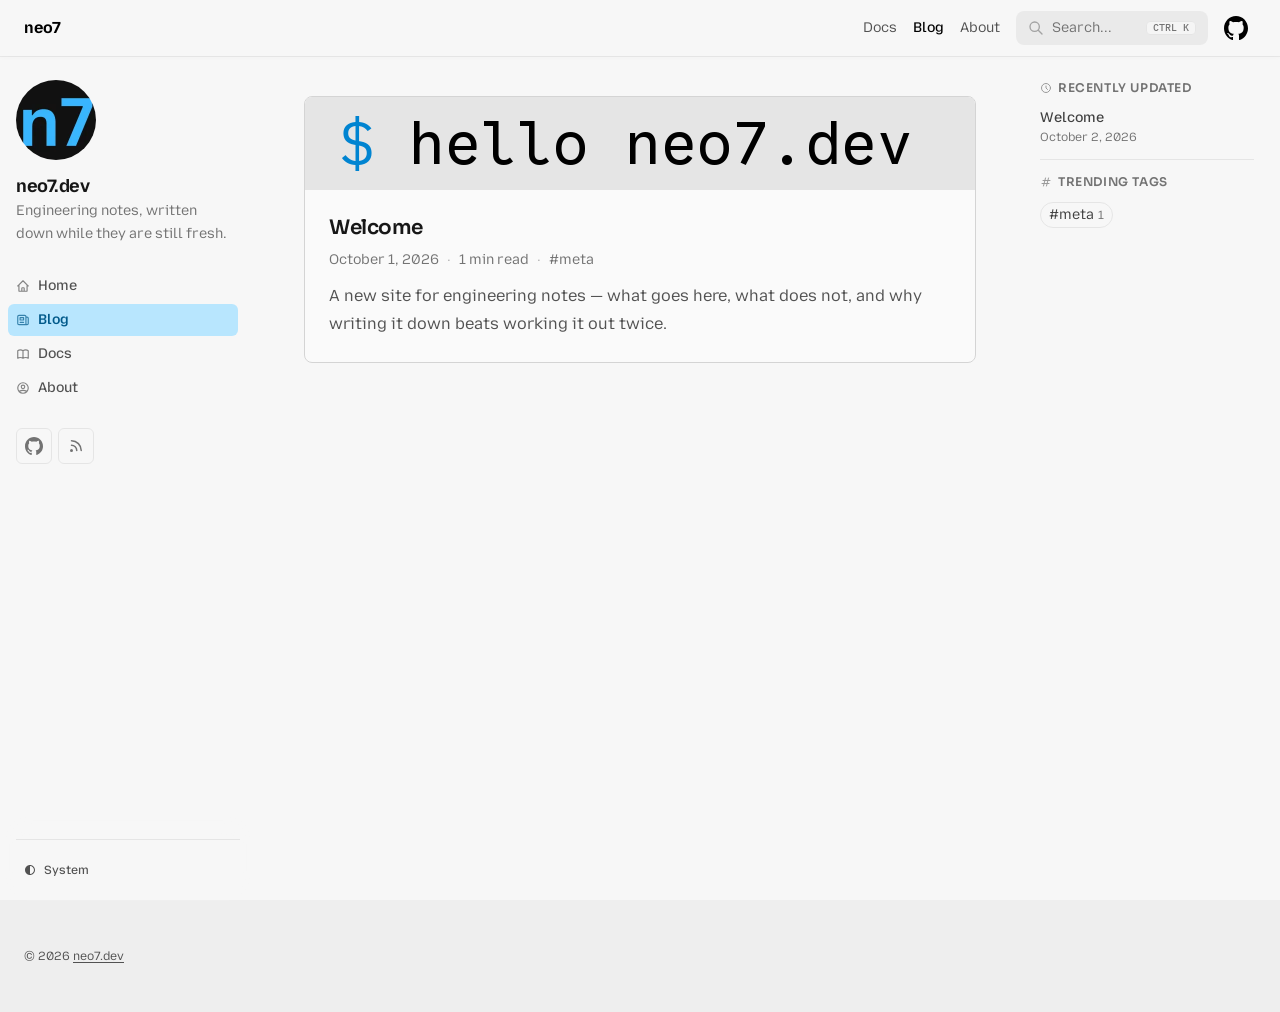
<file: blog/index.html>
<!doctype html><html lang=en dir=ltr><head><meta charset=utf-8><meta name=viewport content="width=device-width,initial-scale=1"><meta name=robots content="index, follow"><link rel="icon shortcut" href=/icons/favicon.ico sizes=32x32><link rel=icon href=/icons/favicon.svg type=image/svg+xml id=favicon-svg><link rel=icon href=/icons/favicon-16x16.png type=image/png sizes=16x16><link rel=icon href=/icons/favicon-32x32.png type=image/png sizes=32x32><link rel=apple-touch-icon href=/icons/apple-touch-icon.png sizes=180x180><link fetchpriority=low href=/site.webmanifest rel=manifest><title>Blog – neo7</title><meta name=description content><link rel=canonical href=https://neo7.dev/blog/ itemprop=url><meta property="og:title" content="Blog"><meta property="og:description" content="
    
      Engineering notes, tooling write-ups and things worth writing down.
    
  "><meta property="og:type" content="
    website
  "><meta property="og:url" content="https://neo7.dev/blog/"><meta itemprop=name content="Blog"><meta itemprop=description content="Engineering notes, tooling write-ups and things worth writing down."><meta itemprop=dateModified content="2026-10-02T17:22:05+05:30"><meta name=twitter:card content="summary"><meta name=twitter:title content="Blog"><meta name=twitter:description content="Engineering notes, tooling write-ups and things worth writing down."><link rel=preconnect href=https://fonts.googleapis.com><link rel=preconnect href=https://fonts.gstatic.com crossorigin><link href="https://fonts.googleapis.com/css2?family=Sora:wght@100..800&amp;display=swap" rel=stylesheet><link href="https://fonts.googleapis.com/css2?family=Mozilla+Text:wght@200..700&amp;display=swap" rel=stylesheet><link href="https://fonts.googleapis.com/css2?family=Google+Sans+Code:ital,wght@0,300;1,300&amp;display=swap" rel=stylesheet><link href="https://fonts.googleapis.com/css2?family=IBM+Plex+Mono:wght@400;500;600&amp;display=swap" rel=stylesheet><link rel=preload href=/css/compiled/main.min.a60ae297e5ebf736a80a6abbf4fa843cbd5d50f36d36b4195322061a750a291c.css as=style integrity="sha256-pgril+Xr9zaoCmq79PqEPL1dUPNtNrQZUyIGGnUKKRw="><link href=/css/compiled/main.min.a60ae297e5ebf736a80a6abbf4fa843cbd5d50f36d36b4195322061a750a291c.css rel=stylesheet integrity="sha256-pgril+Xr9zaoCmq79PqEPL1dUPNtNrQZUyIGGnUKKRw="><link rel=preload href=/css/custom.db53adfe84e5b02615ee16be498d00c8e7ba99217018fe855236768c17e15770.css as=style integrity="sha256-21Ot/oTlsCYV7ha+SY0AyOe6mSFwGP6FUjZ2jBfhV3A="><link href=/css/custom.db53adfe84e5b02615ee16be498d00c8e7ba99217018fe855236768c17e15770.css rel=stylesheet integrity="sha256-21Ot/oTlsCYV7ha+SY0AyOe6mSFwGP6FUjZ2jBfhV3A="><script src=/js/main-head.min.134c4cfdb4a9fc94139ddb5dc4b976a2f62ad53a84050078fbd22808f61d1b2f.js integrity="sha256-E0xM/bSp/JQTndtdxLl2ovYq1TqEBQB4+9IoCPYdGy8="></script></head><body><a href=#content class="hx:sr-only hx:focus-visible:not-sr-only hx:focus-visible:fixed hx:focus-visible:z-50 hx:focus-visible:top-2 hx:focus-visible:left-2 hx:focus-visible:bg-hextra-accent-500 hx:focus-visible:text-white hx:focus-visible:px-4 hx:focus-visible:py-2 hx:focus-visible:rounded-md hx:focus-visible:text-sm hx:focus-visible:font-medium">Skip to content</a><div class="hextra-nav-container hx:sticky hx:top-0 hx:z-20 hx:w-full hx:bg-transparent hx:print:hidden"><div class="hextra-nav-container-blur hx:pointer-events-none hx:absolute hx:z-[-1] hx:h-full hx:w-full hx:bg-hextra-bg hx:shadow-[0_2px_4px_rgba(0,0,0,.02),0_1px_0_rgba(0,0,0,.06)] hx:contrast-more:shadow-[0_0_0_1px_#000] hx:dark:shadow-[0_-1px_0_rgba(255,255,255,.1)_inset] hx:contrast-more:dark:shadow-[0_0_0_1px_#fff]"></div><nav class="hextra-max-navbar-width hx:mx-auto hx:flex hx:items-center hx:justify-end hx:gap-1 hx:md:gap-2 hx:h-[var(--hextra-navbar-height)] hx:px-6"><a class="hx:flex hx:items-center hx:hover:opacity-75 hx:ltr:mr-auto hx:rtl:ml-auto hextra-blog-rail-toggle" href=/ data-drawer-controls=hextra-blog-rail data-drawer-label="Blog navigation"><span class="hx:mr-2 hx:font-extrabold hx:inline hx:select-none">neo7</span>
</a><a title href=/docs class="hx:text-sm hx:contrast-more:text-neutral-700 hx:contrast-more:dark:text-neutral-100 hx:relative hx:-ml-2 hx:hidden hx:whitespace-nowrap hx:p-2 hx:md:inline-flex hx:items-center hx:gap-1 hx:text-neutral-600 hx:hover:text-neutral-800 hx:dark:text-neutral-400 hx:dark:hover:text-neutral-200"><span class=hx:text-center>Docs</span>
</a><a title href=/blog class="hx:text-sm hx:contrast-more:text-neutral-700 hx:contrast-more:dark:text-neutral-100 hx:relative hx:-ml-2 hx:hidden hx:whitespace-nowrap hx:p-2 hx:md:inline-flex hx:items-center hx:gap-1 hx:font-medium"><span class=hx:text-center>Blog</span>
</a><a title href=/about class="hx:text-sm hx:contrast-more:text-neutral-700 hx:contrast-more:dark:text-neutral-100 hx:relative hx:-ml-2 hx:hidden hx:whitespace-nowrap hx:p-2 hx:md:inline-flex hx:items-center hx:gap-1 hx:text-neutral-600 hx:hover:text-neutral-800 hx:dark:text-neutral-400 hx:dark:hover:text-neutral-200"><span class=hx:text-center>About</span>
</a><button type=button class=hextra-search-trigger data-search-open aria-haspopup=dialog aria-controls=hextra-search-dialog aria-label=Search...><svg class="hextra-search-trigger-icon" focusable="false" fill="none" viewBox="0 0 24 24" stroke-width="2" stroke="currentColor" aria-hidden="true"><path stroke-linecap="round" stroke-linejoin="round" d="M21 21l-6-6m2-5A7 7 0 113 10a7 7 0 0114 0z"/></svg><span class=hextra-search-trigger-label>Search...</span>
<kbd class=hextra-search-trigger-kbd>CTRL K</kbd>
</button>
<a class="hx:p-1 hx:md:p-2 hx:text-current" target=_blank rel=noreferrer href=https://github.com/neo7dev/neo7dev.github.io title=GitHub><svg height="24" fill="currentColor" viewBox="3 3 18 18"><path d="M12 3C7.0275 3 3 7.12937 3 12.2276c0 4.0833 2.57625 7.5321 6.15374 8.7548C9.60374 21.0631 9.77249 20.7863 9.77249 20.5441 9.77249 20.3249 9.76125 19.5982 9.76125 18.8254 7.5 19.2522 6.915 18.2602 6.735 17.7412 6.63375 17.4759 6.19499 16.6569 5.8125 16.4378 5.4975 16.2647 5.0475 15.838 5.80124 15.8264 6.51 15.8149 7.01625 16.4954 7.18499 16.7723 7.99499 18.1679 9.28875 17.7758 9.80625 17.5335 9.885 16.9337 10.1212 16.53 10.38 16.2993 8.3775 16.0687 6.285 15.2728 6.285 11.7432c0-1.0035.34875-1.834.92249-2.47994C7.1175 9.03257 6.8025 8.08674 7.2975 6.81794c0 0 .753749999999999-.24223 2.47499.94583.72001-.20762 1.48501-.31143 2.25001-.31143C12.7875 7.45234 13.5525 7.55615 14.2725 7.76377c1.7212-1.19959 2.475-.94583 2.475-.94583C17.2424 8.08674 16.9275 9.03257 16.8375 9.26326 17.4113 9.9092 17.76 10.7281 17.76 11.7432c0 3.5411-2.1037 4.3255-4.1063 4.5561C13.98 16.5877 14.2613 17.1414 14.2613 18.0065 14.2613 19.2407 14.25 20.2326 14.25 20.5441 14.25 20.7863 14.4188 21.0746 14.8688 20.9824 16.6554 20.364 18.2079 19.1866 19.3078 17.6162c1.0999-1.5705 1.6917-3.4551 1.6922-5.3886C21 7.12937 16.9725 3 12 3z"/></svg>
<span class=hx:sr-only>GitHub</span>
</a><button type=button aria-label=Menu aria-expanded=false class="hextra-hamburger-menu hx:cursor-pointer hx:-mr-1 hx:rounded-sm hx:p-1 hx:active:bg-neutral-400/20 hx:md:hidden hx:hextra-focus-visible-inset"><svg height="24" fill="none" viewBox="0 0 24 24" stroke="currentColor"><g><path stroke-linecap="round" stroke-linejoin="round" stroke-width="2" d="M4 8H20"/></g><g><path stroke-linecap="round" stroke-linejoin="round" stroke-width="2" d="M4 16H20"/></g></svg></button></nav></div><div class="hextra-blog-page hx:mx-auto hx:flex hextra-max-page-width"><aside class="hextra-sidebar-container hx:flex hx:flex-col hx:print:hidden hx:md:top-[var(--hextra-navbar-height)] hx:md:shrink-0 hx:md:w-64 hx:md:self-start hx:max-md:[transform:translate3d(0,-100%,0)] hx:md:hidden"><div class="hextra-scrollbar hx:overflow-y-auto hx:overflow-x-hidden hx:p-4 hx:grow hx:md:h-[calc(100vh-var(--hextra-navbar-height)-var(--menu-height))]"><ul class="hx:flex hx:flex-col hx:gap-1 hx:md:hidden"><li class=open><div class="hextra-sidebar-item hx:group hx:relative hx:flex hx:items-center" data-active=false><a class="hx:flex hx:items-center hx:justify-between hx:gap-2 hx:grow hx:cursor-pointer hx:rounded-sm hx:px-2 hx:py-1.5 hx:text-sm hx:transition-colors [-webkit-tap-highlight-color:transparent] [-webkit-touch-callout:none] hx:hextra-focus-visible-inset hx:ltr:pr-8 hx:rtl:pl-8 hx:text-neutral-500 hx:hover:bg-neutral-200 hx:hover:text-neutral-900 hx:contrast-more:border hx:contrast-more:border-transparent hx:contrast-more:text-neutral-900 hx:contrast-more:hover:border-neutral-900 hx:dark:text-neutral-400 hx:dark:hover:bg-hextra-accent-100/5 hx:dark:hover:text-neutral-50 hx:contrast-more:dark:text-neutral-50 hx:contrast-more:dark:hover:border-neutral-50" href=/docs/><span class="hx:min-w-0 [word-break:break-word]">Docs</span>
</a><button type=button class="hextra-sidebar-collapsible-button hx:absolute hx:top-1/2 hx:-translate-y-1/2 hx:ltr:right-2 hx:rtl:left-2 hx:shrink-0 hx:cursor-pointer hx:p-0 hx:text-neutral-500 hx:dark:text-neutral-400 hx:group-hover:text-neutral-900 hx:dark:group-hover:text-neutral-50 hx:group-data-[active=true]:text-hextra-accent-800 hx:group-data-[active=true]:dark:text-hextra-accent-600 hx:hextra-focus-visible-inset" aria-label="Toggle section" aria-expanded=true><svg fill="none" viewBox="0 0 24 24" stroke="currentColor" aria-hidden="true" focusable="false" class="hx:h-[18px] hx:min-w-[18px] hx:rounded-xs hx:p-0.5 hx:hover:bg-neutral-800/5 hx:dark:hover:bg-neutral-100/5"><path stroke-linecap="round" stroke-linejoin="round" stroke-width="2" d="M9 5l7 7-7 7" class="hx:origin-center hx:transition-transform hx:rtl:-rotate-180"/></svg></button></div><div class="hextra-sidebar-children hx:ltr:pr-0 hx:rtl:pl-0 hx:overflow-hidden"><ul class='hx:relative hx:flex hx:flex-col hx:gap-1 hx:before:absolute hx:before:inset-y-1 hx:before:w-px hx:before:bg-neutral-200 hx:before:content-[""] hx:ltr:ml-3 hx:ltr:pl-3 hx:ltr:before:left-0 hx:rtl:mr-3 hx:rtl:pr-3 hx:rtl:before:right-0 hx:dark:before:bg-neutral-800'><li class="hx:flex hx:flex-col"><div class="hextra-sidebar-item hx:group hx:relative hx:flex hx:items-center" data-active=false><a class="hx:flex hx:items-center hx:justify-between hx:gap-2 hx:grow hx:cursor-pointer hx:rounded-sm hx:px-2 hx:py-1.5 hx:text-sm hx:transition-colors [-webkit-tap-highlight-color:transparent] [-webkit-touch-callout:none] hx:hextra-focus-visible-inset hx:text-neutral-500 hx:hover:bg-neutral-200 hx:hover:text-neutral-900 hx:contrast-more:border hx:contrast-more:border-transparent hx:contrast-more:text-neutral-900 hx:contrast-more:hover:border-neutral-900 hx:dark:text-neutral-400 hx:dark:hover:bg-hextra-accent-100/5 hx:dark:hover:text-neutral-50 hx:contrast-more:dark:text-neutral-50 hx:contrast-more:dark:hover:border-neutral-50" href=/docs/welcome/><span class="hx:min-w-0 [word-break:break-word]">Welcome</span></a></div></li></ul></div></li><li class=open><div class="hextra-sidebar-item hx:group hx:relative hx:flex hx:items-center" data-active=true><a class="hx:flex hx:items-center hx:justify-between hx:gap-2 hx:grow hx:cursor-pointer hx:rounded-sm hx:px-2 hx:py-1.5 hx:text-sm hx:transition-colors [-webkit-tap-highlight-color:transparent] [-webkit-touch-callout:none] hx:hextra-focus-visible-inset hx:ltr:pr-8 hx:rtl:pl-8 hextra-sidebar-active-item" href=/blog/><span class="hx:min-w-0 [word-break:break-word]">Blog</span>
</a><button type=button class="hextra-sidebar-collapsible-button hx:absolute hx:top-1/2 hx:-translate-y-1/2 hx:ltr:right-2 hx:rtl:left-2 hx:shrink-0 hx:cursor-pointer hx:p-0 hx:text-neutral-500 hx:dark:text-neutral-400 hx:group-hover:text-neutral-900 hx:dark:group-hover:text-neutral-50 hx:group-data-[active=true]:text-hextra-accent-800 hx:group-data-[active=true]:dark:text-hextra-accent-600 hx:hextra-focus-visible-inset" aria-label="Toggle section" aria-expanded=true><svg fill="none" viewBox="0 0 24 24" stroke="currentColor" aria-hidden="true" focusable="false" class="hx:h-[18px] hx:min-w-[18px] hx:rounded-xs hx:p-0.5 hx:hover:bg-neutral-800/5 hx:dark:hover:bg-neutral-100/5"><path stroke-linecap="round" stroke-linejoin="round" stroke-width="2" d="M9 5l7 7-7 7" class="hx:origin-center hx:transition-transform hx:rtl:-rotate-180"/></svg></button></div><div class="hextra-sidebar-children hx:ltr:pr-0 hx:rtl:pl-0 hx:overflow-hidden"><ul class='hx:relative hx:flex hx:flex-col hx:gap-1 hx:before:absolute hx:before:inset-y-1 hx:before:w-px hx:before:bg-neutral-200 hx:before:content-[""] hx:ltr:ml-3 hx:ltr:pl-3 hx:ltr:before:left-0 hx:rtl:mr-3 hx:rtl:pr-3 hx:rtl:before:right-0 hx:dark:before:bg-neutral-800'><li class="hx:flex hx:flex-col"><div class="hextra-sidebar-item hx:group hx:relative hx:flex hx:items-center" data-active=false><a class="hx:flex hx:items-center hx:justify-between hx:gap-2 hx:grow hx:cursor-pointer hx:rounded-sm hx:px-2 hx:py-1.5 hx:text-sm hx:transition-colors [-webkit-tap-highlight-color:transparent] [-webkit-touch-callout:none] hx:hextra-focus-visible-inset hx:text-neutral-500 hx:hover:bg-neutral-200 hx:hover:text-neutral-900 hx:contrast-more:border hx:contrast-more:border-transparent hx:contrast-more:text-neutral-900 hx:contrast-more:hover:border-neutral-900 hx:dark:text-neutral-400 hx:dark:hover:bg-hextra-accent-100/5 hx:dark:hover:text-neutral-50 hx:contrast-more:dark:text-neutral-50 hx:contrast-more:dark:hover:border-neutral-50" href=/blog/welcome/><span class="hx:min-w-0 [word-break:break-word]">Welcome</span></a></div></li></ul></div></li><li><div class="hextra-sidebar-item hx:group hx:relative hx:flex hx:items-center" data-active=false><a class="hx:flex hx:items-center hx:justify-between hx:gap-2 hx:grow hx:cursor-pointer hx:rounded-sm hx:px-2 hx:py-1.5 hx:text-sm hx:transition-colors [-webkit-tap-highlight-color:transparent] [-webkit-touch-callout:none] hx:hextra-focus-visible-inset hx:text-neutral-500 hx:hover:bg-neutral-200 hx:hover:text-neutral-900 hx:contrast-more:border hx:contrast-more:border-transparent hx:contrast-more:text-neutral-900 hx:contrast-more:hover:border-neutral-900 hx:dark:text-neutral-400 hx:dark:hover:bg-hextra-accent-100/5 hx:dark:hover:text-neutral-50 hx:contrast-more:dark:text-neutral-50 hx:contrast-more:dark:hover:border-neutral-50" href=/about/><span class="hx:min-w-0 [word-break:break-word]">About</span></a></div></li><li class=hextra-sidebar-separator><span class=hx:cursor-default>More</span></li><li><div class="hextra-sidebar-item hx:group hx:relative hx:flex hx:items-center" data-active=false><a class="hx:flex hx:items-center hx:justify-between hx:gap-2 hx:grow hx:cursor-pointer hx:rounded-sm hx:px-2 hx:py-1.5 hx:text-sm hx:transition-colors [-webkit-tap-highlight-color:transparent] [-webkit-touch-callout:none] hx:hextra-focus-visible-inset hx:text-neutral-500 hx:hover:bg-neutral-200 hx:hover:text-neutral-900 hx:contrast-more:border hx:contrast-more:border-transparent hx:contrast-more:text-neutral-900 hx:contrast-more:hover:border-neutral-900 hx:dark:text-neutral-400 hx:dark:hover:bg-hextra-accent-100/5 hx:dark:hover:text-neutral-50 hx:contrast-more:dark:text-neutral-50 hx:contrast-more:dark:hover:border-neutral-50" href=/about><span class="hx:min-w-0 [word-break:break-word]">About</span></a></div></li></ul></div><div class="hx:md:hidden hx:sticky hx:bottom-0 hx:max-h-(--menu-height) hx:bg-hextra-bg hx:mx-4 hx:py-4 hx:shadow-[0_-12px_16px_var(--hextra-bg)] hx:flex hx:items-center hx:gap-2 hx:border-neutral-200 hx:dark:border-neutral-800 hx:contrast-more:border-neutral-400 hx:contrast-more:shadow-none hx:contrast-more:dark:shadow-none hx:border-t" data-toggle-animation=show><div class="hx:flex hx:grow hx:flex-col"><div class="hx:flex hx:justify-items-start hx:group" data-theme=light><button title="Change theme" data-state=closed data-location=bottom class="hextra-theme-toggle hx:cursor-pointer hx:rounded-md hx:text-left hx:font-medium hx:h-7 hx:px-2 hx:text-xs hx:hover:bg-neutral-200 hx:hover:text-neutral-900 hx:dark:hover:bg-neutral-800 hx:dark:hover:text-neutral-50 hx:font-medium hx:text-neutral-600 hx:transition-colors hx:dark:text-neutral-400 hx:grow" type=button aria-label="Change theme" aria-expanded=false aria-haspopup=menu><div class="hx:flex hx:items-center hx:gap-2 hx:capitalize"><svg height="12" class="hx:group-data-[theme=dark]:hidden hx:group-data-[theme=system]:hidden" fill="none" viewBox="0 0 24 24" stroke-width="2" stroke="currentColor" aria-hidden="true"><path stroke-linecap="round" stroke-linejoin="round" d="M12 3v1m0 16v1m9-9h-1M4 12H3m15.364 6.364-.707-.707M6.343 6.343l-.707-.707m12.728.0-.707.707M6.343 17.657l-.707.707M16 12a4 4 0 11-8 0 4 4 0 018 0z"/></svg><span class="hx:group-data-[theme=dark]:hidden hx:group-data-[theme=system]:hidden">Light</span><svg height="12" class="hx:group-data-[theme=light]:hidden hx:group-data-[theme=system]:hidden" fill="none" viewBox="0 0 24 24" stroke-width="2" stroke="currentColor" aria-hidden="true"><path stroke-linecap="round" stroke-linejoin="round" d="M20.354 15.354A9 9 0 018.646 3.646 9.003 9.003.0 0012 21a9.003 9.003.0 008.354-5.646z"/></svg><span class="hx:group-data-[theme=light]:hidden hx:group-data-[theme=system]:hidden">Dark</span><svg height="12" class="hx:group-data-[theme=dark]:hidden hx:group-data-[theme=light]:hidden" viewBox="0 0 24 24" fill="currentColor"><path d="M11.996094 2C6.4986225 2.0192368 2.03125 6.5024993 2.03125 12c0 5.497501 4.4673725 9.980763 9.964844 10H12 12.0039c5.497471-.01924 9.964844-4.502499 9.964844-10 0-5.4975007-4.467373-9.9807632-9.964844-10H12zM12 4c4.417218.017598 7.96875 3.5822356 7.96875 8 0 4.417764-3.551532 7.982402-7.96875 8z"/></svg>
<span class="hx:group-data-[theme=dark]:hidden hx:group-data-[theme=light]:hidden">System</span></div></button><ul class="hextra-theme-toggle-options hx:hidden hx:z-20 hx:max-h-64 hx:overflow-auto hx:rounded-lg hx:border hx:border-neutral-200 hx:bg-neutral-100 hx:p-1 hx:text-sm hx:shadow-lg hx:dark:border-neutral-700 hx:dark:bg-neutral-900" style="position:fixed;inset:auto auto 0 0;margin:0;min-width:100px" data-theme=light role=menu><li role=none class="hx:flex hx:flex-col"><button type=button role=menuitemradio aria-checked=true tabindex=-1 data-item=light class="hx:text-neutral-700 hx:dark:text-neutral-300 hx:hover:bg-hextra-accent-100 hx:hover:text-hextra-accent-700 hx:hover:dark:bg-hextra-accent-950 hx:hover:dark:text-hextra-accent-200 hx:relative hx:cursor-pointer hx:whitespace-nowrap hx:rounded-sm hx:py-1.5 hx:transition-colors hx:ltr:pl-3 hx:ltr:pr-9 hx:rtl:pr-3 hx:rtl:pl-9 hx:text-left hx:w-full hx:bg-transparent hx:border-0">
Light
<span class="hx:absolute hx:inset-y-0 hx:flex hx:items-center hx:ltr:right-3 hx:rtl:left-3 hx:group-data-[theme=dark]:hidden hx:group-data-[theme=system]:hidden"><svg height="1em" width="1em" fill="none" viewBox="0 0 24 24" stroke-width="2" stroke="currentColor" aria-hidden="true"><path stroke-linecap="round" stroke-linejoin="round" d="M5 13l4 4L19 7"/></svg></span></button></li><li role=none class="hx:flex hx:flex-col"><button type=button role=menuitemradio aria-checked=false tabindex=-1 data-item=dark class="hx:text-neutral-700 hx:dark:text-neutral-300 hx:hover:bg-hextra-accent-100 hx:hover:text-hextra-accent-700 hx:hover:dark:bg-hextra-accent-950 hx:hover:dark:text-hextra-accent-200 hx:relative hx:cursor-pointer hx:whitespace-nowrap hx:rounded-sm hx:py-1.5 hx:transition-colors hx:ltr:pl-3 hx:ltr:pr-9 hx:rtl:pr-3 hx:rtl:pl-9 hx:text-left hx:w-full hx:bg-transparent hx:border-0">
Dark
<span class="hx:absolute hx:inset-y-0 hx:flex hx:items-center hx:ltr:right-3 hx:rtl:left-3 hx:group-data-[theme=light]:hidden hx:group-data-[theme=system]:hidden"><svg height="1em" width="1em" fill="none" viewBox="0 0 24 24" stroke-width="2" stroke="currentColor" aria-hidden="true"><path stroke-linecap="round" stroke-linejoin="round" d="M5 13l4 4L19 7"/></svg></span></button></li><li role=none class="hx:flex hx:flex-col"><button type=button role=menuitemradio aria-checked=false tabindex=-1 data-item=system class="hx:text-neutral-700 hx:dark:text-neutral-300 hx:hover:bg-hextra-accent-100 hx:hover:text-hextra-accent-700 hx:hover:dark:bg-hextra-accent-950 hx:hover:dark:text-hextra-accent-200 hx:relative hx:cursor-pointer hx:whitespace-nowrap hx:rounded-sm hx:py-1.5 hx:transition-colors hx:ltr:pl-3 hx:ltr:pr-9 hx:rtl:pr-3 hx:rtl:pl-9 hx:text-left hx:w-full hx:bg-transparent hx:border-0">
System
<span class="hx:absolute hx:inset-y-0 hx:flex hx:items-center hx:ltr:right-3 hx:rtl:left-3 hx:group-data-[theme=dark]:hidden hx:group-data-[theme=light]:hidden"><svg height="1em" width="1em" fill="none" viewBox="0 0 24 24" stroke-width="2" stroke="currentColor" aria-hidden="true"><path stroke-linecap="round" stroke-linejoin="round" d="M5 13l4 4L19 7"/></svg></span></button></li></ul></div></div></div></aside><div class="hextra-blog-rail-backdrop hx:md:hidden hx:print:hidden" hidden></div><aside id=hextra-blog-rail class="hextra-blog-rail hx:print:hidden" aria-label="Blog navigation"><div class="hextra-scrollbar hextra-blog-rail-inner"><div class=hextra-blog-profile><div class=hextra-blog-profile-head><img class=hextra-blog-avatar src=/images/avatar_hu_b2a7a2943d71234c.webp alt aria-hidden=true width=80 height=80 fetchpriority=high><div class=hextra-blog-profile-text><p class=hextra-blog-name>neo7.dev</p><p class=hextra-blog-tagline>Engineering notes, written down while they are still fresh.</p></div></div><ul class=hextra-blog-nav><li><a class=hextra-blog-nav-link href=/><svg height="1em" class="hextra-blog-nav-icon" fill="none" viewBox="0 0 24 24" stroke-width="2" stroke="currentColor" aria-hidden="true"><path stroke-linecap="round" stroke-linejoin="round" d="M3 12l2-2m0 0 7-7 7 7M5 10v10a1 1 0 001 1h3m10-11 2 2m-2-2v10a1 1 0 01-1 1h-3m-6 0a1 1 0 001-1v-4a1 1 0 011-1h2a1 1 0 011 1v4a1 1 0 001 1m-6 0h6"/></svg><span>Home</span></a></li><li><a class=hextra-blog-nav-link href=/blog aria-current=page><svg height="1em" class="hextra-blog-nav-icon" fill="none" viewBox="0 0 24 24" stroke-width="2" stroke="currentColor" aria-hidden="true"><path stroke-linecap="round" stroke-linejoin="round" d="M19 20H5a2 2 0 01-2-2V6a2 2 0 012-2h10a2 2 0 012 2v1m2 13a2 2 0 01-2-2V7m2 13a2 2 0 002-2V9a2 2 0 00-2-2h-2m-4-3H9M7 16h6M7 8h6v4H7V8z"/></svg><span>Blog</span></a></li><li><a class=hextra-blog-nav-link href=/docs><svg height="1em" class="hextra-blog-nav-icon" fill="none" viewBox="0 0 24 24" stroke-width="2" stroke="currentColor" aria-hidden="true"><path stroke-linecap="round" stroke-linejoin="round" d="M12 6.253v13m0-13C10.832 5.477 9.246 5 7.5 5S4.168 5.477 3 6.253v13C4.168 18.477 5.754 18 7.5 18s3.332.477 4.5 1.253m0-13C13.168 5.477 14.754 5 16.5 5c1.747.0 3.332.477 4.5 1.253v13C19.832 18.477 18.247 18 16.5 18c-1.746.0-3.332.477-4.5 1.253"/></svg><span>Docs</span></a></li><li><a class=hextra-blog-nav-link href=/about><svg height="1em" class="hextra-blog-nav-icon" fill="none" viewBox="0 0 24 24" stroke-width="2" stroke="currentColor" aria-hidden="true"><path stroke-linecap="round" stroke-linejoin="round" d="M5.121 17.804A13.937 13.937.0 0112 16c2.5.0 4.847.655 6.879 1.804M15 10a3 3 0 11-6 0 3 3 0 016 0zm6 2A9 9 0 113 12a9 9 0 0118 0z"/></svg><span>About</span></a></li></ul><ul class=hextra-blog-socials aria-label="Social links"><li><a class=hextra-blog-social href=https://github.com/neo7dev/neo7dev.github.io target=_blank rel=noreferrer title=GitHub><svg height="18" width="18" fill="currentColor" viewBox="3 3 18 18"><path d="M12 3C7.0275 3 3 7.12937 3 12.2276c0 4.0833 2.57625 7.5321 6.15374 8.7548C9.60374 21.0631 9.77249 20.7863 9.77249 20.5441 9.77249 20.3249 9.76125 19.5982 9.76125 18.8254 7.5 19.2522 6.915 18.2602 6.735 17.7412 6.63375 17.4759 6.19499 16.6569 5.8125 16.4378 5.4975 16.2647 5.0475 15.838 5.80124 15.8264 6.51 15.8149 7.01625 16.4954 7.18499 16.7723 7.99499 18.1679 9.28875 17.7758 9.80625 17.5335 9.885 16.9337 10.1212 16.53 10.38 16.2993 8.3775 16.0687 6.285 15.2728 6.285 11.7432c0-1.0035.34875-1.834.92249-2.47994C7.1175 9.03257 6.8025 8.08674 7.2975 6.81794c0 0 .753749999999999-.24223 2.47499.94583.72001-.20762 1.48501-.31143 2.25001-.31143C12.7875 7.45234 13.5525 7.55615 14.2725 7.76377c1.7212-1.19959 2.475-.94583 2.475-.94583C17.2424 8.08674 16.9275 9.03257 16.8375 9.26326 17.4113 9.9092 17.76 10.7281 17.76 11.7432c0 3.5411-2.1037 4.3255-4.1063 4.5561C13.98 16.5877 14.2613 17.1414 14.2613 18.0065 14.2613 19.2407 14.25 20.2326 14.25 20.5441 14.25 20.7863 14.4188 21.0746 14.8688 20.9824 16.6554 20.364 18.2079 19.1866 19.3078 17.6162c1.0999-1.5705 1.6917-3.4551 1.6922-5.3886C21 7.12937 16.9725 3 12 3z"/></svg>
<span class=hx:sr-only>GitHub</span></a></li><li><a class=hextra-blog-social href=/blog/index.xml title=RSS><svg height="18" width="18" fill="none" viewBox="0 0 24 24" stroke-width="2" stroke="currentColor" aria-hidden="true"><path stroke-linecap="round" stroke-linejoin="round" d="M6 5c7.18.0 13 5.82 13 13M6 11a7 7 0 017 7m-6 0a1 1 0 11-2 0 1 1 0 012 0z"/></svg><span class=hx:sr-only>RSS</span></a></li></ul></div></div><div class=hextra-blog-rail-switches data-toggle-animation=show><div class="hx:flex hx:grow hx:flex-col"><div class="hx:flex hx:justify-items-start hx:group" data-theme=light><button title="Change theme" data-state=closed data-location=bottom class="hextra-theme-toggle hx:cursor-pointer hx:rounded-md hx:text-left hx:font-medium hx:h-7 hx:px-2 hx:text-xs hx:hover:bg-neutral-200 hx:hover:text-neutral-900 hx:dark:hover:bg-neutral-800 hx:dark:hover:text-neutral-50 hx:font-medium hx:text-neutral-600 hx:transition-colors hx:dark:text-neutral-400 hx:grow" type=button aria-label="Change theme" aria-expanded=false aria-haspopup=menu><div class="hx:flex hx:items-center hx:gap-2 hx:capitalize"><svg height="12" class="hx:group-data-[theme=dark]:hidden hx:group-data-[theme=system]:hidden" fill="none" viewBox="0 0 24 24" stroke-width="2" stroke="currentColor" aria-hidden="true"><path stroke-linecap="round" stroke-linejoin="round" d="M12 3v1m0 16v1m9-9h-1M4 12H3m15.364 6.364-.707-.707M6.343 6.343l-.707-.707m12.728.0-.707.707M6.343 17.657l-.707.707M16 12a4 4 0 11-8 0 4 4 0 018 0z"/></svg><span class="hx:group-data-[theme=dark]:hidden hx:group-data-[theme=system]:hidden">Light</span><svg height="12" class="hx:group-data-[theme=light]:hidden hx:group-data-[theme=system]:hidden" fill="none" viewBox="0 0 24 24" stroke-width="2" stroke="currentColor" aria-hidden="true"><path stroke-linecap="round" stroke-linejoin="round" d="M20.354 15.354A9 9 0 018.646 3.646 9.003 9.003.0 0012 21a9.003 9.003.0 008.354-5.646z"/></svg><span class="hx:group-data-[theme=light]:hidden hx:group-data-[theme=system]:hidden">Dark</span><svg height="12" class="hx:group-data-[theme=dark]:hidden hx:group-data-[theme=light]:hidden" viewBox="0 0 24 24" fill="currentColor"><path d="M11.996094 2C6.4986225 2.0192368 2.03125 6.5024993 2.03125 12c0 5.497501 4.4673725 9.980763 9.964844 10H12 12.0039c5.497471-.01924 9.964844-4.502499 9.964844-10 0-5.4975007-4.467373-9.9807632-9.964844-10H12zM12 4c4.417218.017598 7.96875 3.5822356 7.96875 8 0 4.417764-3.551532 7.982402-7.96875 8z"/></svg>
<span class="hx:group-data-[theme=dark]:hidden hx:group-data-[theme=light]:hidden">System</span></div></button><ul class="hextra-theme-toggle-options hx:hidden hx:z-20 hx:max-h-64 hx:overflow-auto hx:rounded-lg hx:border hx:border-neutral-200 hx:bg-neutral-100 hx:p-1 hx:text-sm hx:shadow-lg hx:dark:border-neutral-700 hx:dark:bg-neutral-900" style="position:fixed;inset:auto auto 0 0;margin:0;min-width:100px" data-theme=light role=menu><li role=none class="hx:flex hx:flex-col"><button type=button role=menuitemradio aria-checked=true tabindex=-1 data-item=light class="hx:text-neutral-700 hx:dark:text-neutral-300 hx:hover:bg-hextra-accent-100 hx:hover:text-hextra-accent-700 hx:hover:dark:bg-hextra-accent-950 hx:hover:dark:text-hextra-accent-200 hx:relative hx:cursor-pointer hx:whitespace-nowrap hx:rounded-sm hx:py-1.5 hx:transition-colors hx:ltr:pl-3 hx:ltr:pr-9 hx:rtl:pr-3 hx:rtl:pl-9 hx:text-left hx:w-full hx:bg-transparent hx:border-0">
Light
<span class="hx:absolute hx:inset-y-0 hx:flex hx:items-center hx:ltr:right-3 hx:rtl:left-3 hx:group-data-[theme=dark]:hidden hx:group-data-[theme=system]:hidden"><svg height="1em" width="1em" fill="none" viewBox="0 0 24 24" stroke-width="2" stroke="currentColor" aria-hidden="true"><path stroke-linecap="round" stroke-linejoin="round" d="M5 13l4 4L19 7"/></svg></span></button></li><li role=none class="hx:flex hx:flex-col"><button type=button role=menuitemradio aria-checked=false tabindex=-1 data-item=dark class="hx:text-neutral-700 hx:dark:text-neutral-300 hx:hover:bg-hextra-accent-100 hx:hover:text-hextra-accent-700 hx:hover:dark:bg-hextra-accent-950 hx:hover:dark:text-hextra-accent-200 hx:relative hx:cursor-pointer hx:whitespace-nowrap hx:rounded-sm hx:py-1.5 hx:transition-colors hx:ltr:pl-3 hx:ltr:pr-9 hx:rtl:pr-3 hx:rtl:pl-9 hx:text-left hx:w-full hx:bg-transparent hx:border-0">
Dark
<span class="hx:absolute hx:inset-y-0 hx:flex hx:items-center hx:ltr:right-3 hx:rtl:left-3 hx:group-data-[theme=light]:hidden hx:group-data-[theme=system]:hidden"><svg height="1em" width="1em" fill="none" viewBox="0 0 24 24" stroke-width="2" stroke="currentColor" aria-hidden="true"><path stroke-linecap="round" stroke-linejoin="round" d="M5 13l4 4L19 7"/></svg></span></button></li><li role=none class="hx:flex hx:flex-col"><button type=button role=menuitemradio aria-checked=false tabindex=-1 data-item=system class="hx:text-neutral-700 hx:dark:text-neutral-300 hx:hover:bg-hextra-accent-100 hx:hover:text-hextra-accent-700 hx:hover:dark:bg-hextra-accent-950 hx:hover:dark:text-hextra-accent-200 hx:relative hx:cursor-pointer hx:whitespace-nowrap hx:rounded-sm hx:py-1.5 hx:transition-colors hx:ltr:pl-3 hx:ltr:pr-9 hx:rtl:pr-3 hx:rtl:pl-9 hx:text-left hx:w-full hx:bg-transparent hx:border-0">
System
<span class="hx:absolute hx:inset-y-0 hx:flex hx:items-center hx:ltr:right-3 hx:rtl:left-3 hx:group-data-[theme=dark]:hidden hx:group-data-[theme=light]:hidden"><svg height="1em" width="1em" fill="none" viewBox="0 0 24 24" stroke-width="2" stroke="currentColor" aria-hidden="true"><path stroke-linecap="round" stroke-linejoin="round" d="M5 13l4 4L19 7"/></svg></span></button></li></ul></div></div></div></aside><article class="hx:w-full hx:break-words hx:flex hx:min-h-[calc(100vh-var(--hextra-navbar-height))] hx:min-w-0 hx:justify-center hx:pb-8 hx:pr-[calc(env(safe-area-inset-right)-1.5rem)]"><main id=content class="hx:w-full hx:min-w-0 hextra-max-content-width hx:px-6 hx:pt-4 hx:md:px-12"><br class="hx:mt-1.5 hx:text-sm"><h1 class=hx:sr-only>Blog</h1><div class=content></div><ul class=hextra-blog-list><li><article class=hextra-blog-card><div class=hextra-blog-card-cover><div class="hextra-command__frame not-prose hextra-command__frame--fixed" style=--hextra-command-ratio:7.20><div class="hextra-command hextra-command--cover" dir=ltr style=--hextra-command-fs:8.87><div class=hextra-command__line><span class=hextra-command__prompt aria-hidden=true>$</span><div class=highlight><pre class=chroma><code class=language-shell data-lang=shell><span class=line><span class=cl>hello neo7.dev</span></span></code></pre></div></div></div></div></div><div class=hextra-blog-card-body><h2 class=hextra-blog-card-title><a class=hextra-blog-card-link href=/blog/welcome/>Welcome</a></h2><div class=hextra-blog-meta><time datetime=2026-10-01>October 1, 2026</time><span class=hextra-blog-meta-sep aria-hidden=true>·</span><span>1 min read</span><span class=hextra-blog-meta-sep aria-hidden=true>·</span><span class=hextra-blog-meta-tags><a class="hx:inline-block hx:whitespace-nowrap hx:mr-2 hx:text-neutral-500 hx:hover:text-neutral-900 hx:dark:text-neutral-400 hx:dark:hover:text-neutral-100 hx:contrast-more:text-neutral-800 hx:contrast-more:dark:text-neutral-50" href=/tags/meta/>#meta</a></span></div><p class=hextra-blog-card-excerpt>A new site for engineering notes — what goes here, what does not, and why writing it down beats working it out twice.</p></div></article></li></ul><aside class="hextra-blog-widgets-inline hx:print:hidden" aria-label="More from the blog"><section class=hextra-blog-widget><h2 class=hextra-blog-widget-title><svg height="1em" class="hextra-blog-widget-icon" fill="none" viewBox="0 0 24 24" stroke-width="2" stroke="currentColor" aria-hidden="true"><path stroke-linecap="round" stroke-linejoin="round" d="M12 8v4l3 3m6-3A9 9 0 113 12a9 9 0 0118 0z"/></svg><span>Recently updated</span></h2><ul class=hextra-blog-widget-list><li><a class=hextra-blog-widget-link href=/blog/welcome/><span class=hextra-blog-widget-label>Welcome</span>
<span class=hextra-blog-widget-meta>October 2, 2026</span></a></li></ul></section><section class=hextra-blog-widget><h2 class=hextra-blog-widget-title><svg height="1em" class="hextra-blog-widget-icon" fill="none" viewBox="0 0 24 24" stroke-width="2" stroke="currentColor" aria-hidden="true"><path stroke-linecap="round" stroke-linejoin="round" d="M7 20l4-16m2 16 4-16M6 9h14M4 15h14"/></svg><span>Trending tags</span></h2><div class=hextra-tag-cloud><a class=hextra-tag-chip href=/tags/meta/><span>#meta</span>
<span class=hextra-tag-count>1</span></a></div></section></aside></main></article><aside class="hextra-blog-widgets hx:print:hidden" aria-label="More from the blog"><div class="hextra-scrollbar hextra-blog-widgets-inner"><section class=hextra-blog-widget><h2 class=hextra-blog-widget-title><svg height="1em" class="hextra-blog-widget-icon" fill="none" viewBox="0 0 24 24" stroke-width="2" stroke="currentColor" aria-hidden="true"><path stroke-linecap="round" stroke-linejoin="round" d="M12 8v4l3 3m6-3A9 9 0 113 12a9 9 0 0118 0z"/></svg><span>Recently updated</span></h2><ul class=hextra-blog-widget-list><li><a class=hextra-blog-widget-link href=/blog/welcome/><span class=hextra-blog-widget-label>Welcome</span>
<span class=hextra-blog-widget-meta>October 2, 2026</span></a></li></ul></section><section class=hextra-blog-widget><h2 class=hextra-blog-widget-title><svg height="1em" class="hextra-blog-widget-icon" fill="none" viewBox="0 0 24 24" stroke-width="2" stroke="currentColor" aria-hidden="true"><path stroke-linecap="round" stroke-linejoin="round" d="M7 20l4-16m2 16 4-16M6 9h14M4 15h14"/></svg><span>Trending tags</span></h2><div class=hextra-tag-cloud><a class=hextra-tag-chip href=/tags/meta/><span>#meta</span>
<span class=hextra-tag-count>1</span></a></div></section></div></aside></div><footer class="hextra-footer hx:bg-neutral-200/50 hx:pb-[env(safe-area-inset-bottom)] hx:dark:bg-neutral-800/50 hx:print:bg-transparent"><div class="hextra-custom-footer hextra-max-footer-width hx:mx-auto hx:pl-[max(env(safe-area-inset-left),1.5rem)] hx:pr-[max(env(safe-area-inset-right),1.5rem)] hx:text-neutral-600 hx:dark:text-neutral-400"><div class="hx:flex hx:justify-center hx:py-12 hx:md:justify-start"><div class=hx:text-xs>&copy; 2026
<a href=https://neo7.dev class="hx:underline hx:underline-offset-2 hx:decoration-from-font hx:hover:text-neutral-900 hx:dark:hover:text-neutral-100">neo7.dev</a></div></div></div></footer><dialog id=hextra-search-dialog class=hextra-search-dialog aria-label=Search...><div class=hextra-search><div class=hextra-search-input-wrapper><svg class="hextra-search-input-icon" focusable="false" fill="none" viewBox="0 0 24 24" stroke-width="2" stroke="currentColor" aria-hidden="true"><path stroke-linecap="round" stroke-linejoin="round" d="M21 21l-6-6m2-5A7 7 0 113 10a7 7 0 0114 0z"/></svg><input class=hextra-search-input type=search role=combobox autocomplete=off autocorrect=off autocapitalize=off spellcheck=false placeholder=Search... aria-label=Search... aria-controls=hextra-search-results aria-expanded=false><button type=button class=hextra-search-input-kbd data-search-close aria-label=Close>ESC</button></div><div class=hextra-search-results-viewport data-search-viewport><div class="hextra-search-results-inner hextra-scrollbar" data-search-inner><ul id=hextra-search-results class=hextra-search-results role=listbox aria-label="Search results"></ul><div class=hextra-search-empty data-search-empty hidden>No results found.</div></div></div><div class="hextra-search-status hx:sr-only" aria-live=polite role=status></div></div></dialog><script defer src=/js/main.min.5701599302c086c61e2b05a62abe3e4c29b2770f581b5057b240c6a668effb75.js integrity="sha256-VwFZkwLAhsYeKwWmKr4+TCmydw9YG1BXskDGpmjv+3U="></script><script defer src=/js/flexsearch.433e941a8a573ebb9931fc16fc75266ab6b93f569ac2fb4f3dc66882e0416f4c.js integrity="sha256-Qz6UGopXPruZMfwW/HUmara5P1aawvtPPcZoguBBb0w=" crossorigin=anonymous></script><script defer src=/en.search.min.6f73bdd5f28b46f10a7855771820095254b5f243e3a030001fc346fa02817c10.js integrity="sha256-b3O91fKLRvEKeFV3GCAJUlS18kPjoDAAH8NG+gKBfBA="></script><script defer src=/en.search-dialog.min.fda123910557b5b3a328696105af51f85abc3cfc6784387c49b11b5b857b256f.js integrity="sha256-/aEjkQVXtbOjKGlhBa9R+Fq8PPxnhDh8SbEbW4V7JW8="></script></body></html>
</file>
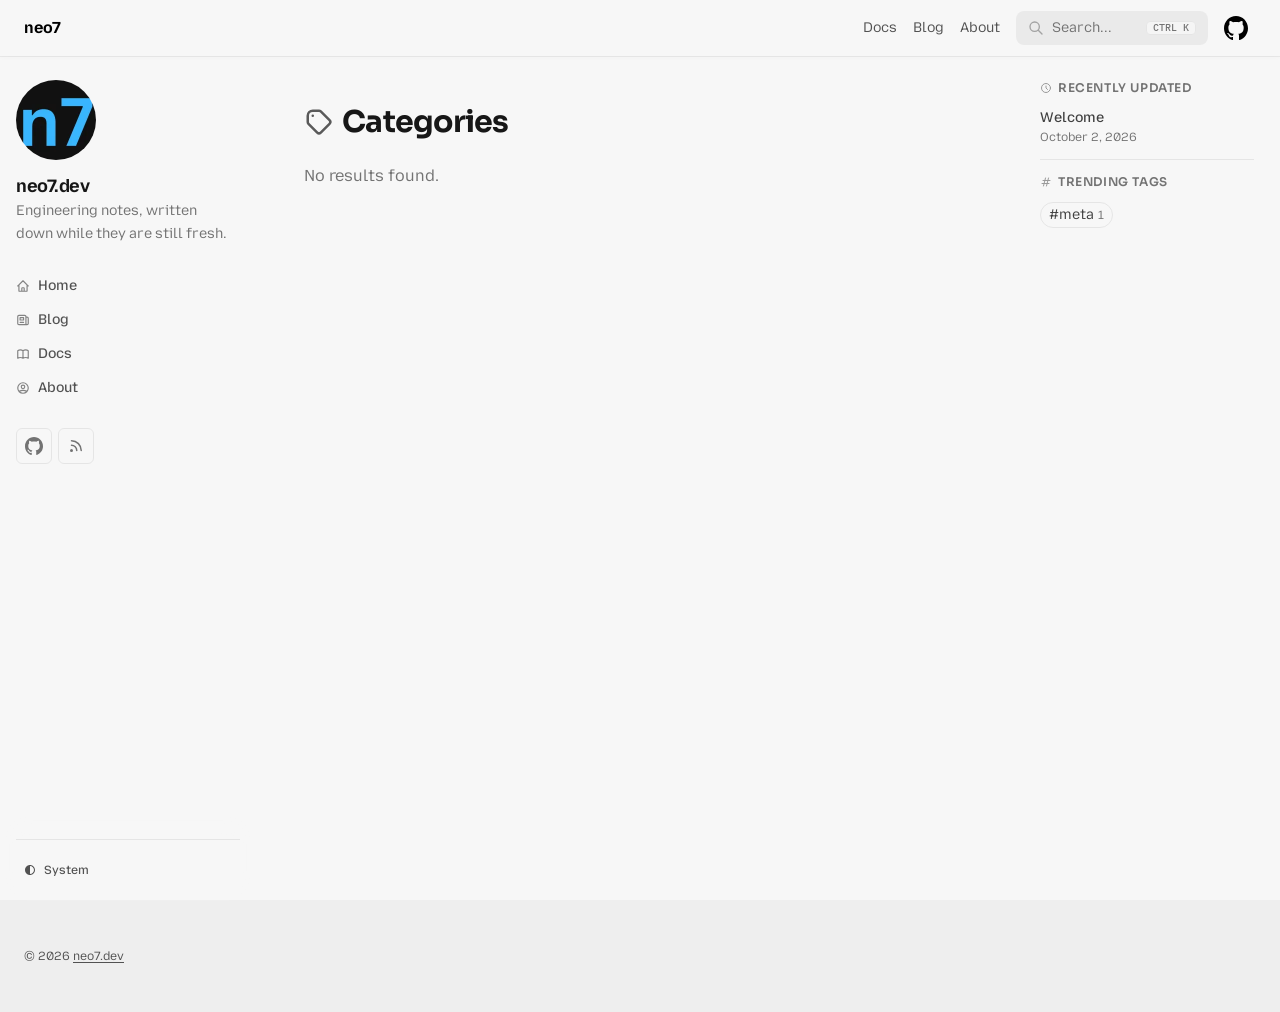
<file: categories/index.html>
<!doctype html><html lang=en dir=ltr><head><meta charset=utf-8><meta name=viewport content="width=device-width,initial-scale=1"><meta name=robots content="index, follow"><link rel="icon shortcut" href=/icons/favicon.ico sizes=32x32><link rel=icon href=/icons/favicon.svg type=image/svg+xml id=favicon-svg><link rel=icon href=/icons/favicon-16x16.png type=image/png sizes=16x16><link rel=icon href=/icons/favicon-32x32.png type=image/png sizes=32x32><link rel=apple-touch-icon href=/icons/apple-touch-icon.png sizes=180x180><link fetchpriority=low href=/site.webmanifest rel=manifest><title>Categories – neo7</title><meta name=description content><link rel=canonical href=https://neo7.dev/categories/ itemprop=url><meta property="og:title" content="Categories"><meta property="og:description" content="
    
      Engineering notes, tooling write-ups and things worth writing down.
    
  "><meta property="og:type" content="
    website
  "><meta property="og:url" content="https://neo7.dev/categories/"><meta itemprop=name content="Categories"><meta itemprop=description content="Engineering notes, tooling write-ups and things worth writing down."><meta name=twitter:card content="summary"><meta name=twitter:title content="Categories"><meta name=twitter:description content="Engineering notes, tooling write-ups and things worth writing down."><link rel=preconnect href=https://fonts.googleapis.com><link rel=preconnect href=https://fonts.gstatic.com crossorigin><link href="https://fonts.googleapis.com/css2?family=Sora:wght@100..800&amp;display=swap" rel=stylesheet><link href="https://fonts.googleapis.com/css2?family=Mozilla+Text:wght@200..700&amp;display=swap" rel=stylesheet><link href="https://fonts.googleapis.com/css2?family=Google+Sans+Code:ital,wght@0,300;1,300&amp;display=swap" rel=stylesheet><link href="https://fonts.googleapis.com/css2?family=IBM+Plex+Mono:wght@400;500;600&amp;display=swap" rel=stylesheet><link rel=preload href=/css/compiled/main.min.a60ae297e5ebf736a80a6abbf4fa843cbd5d50f36d36b4195322061a750a291c.css as=style integrity="sha256-pgril+Xr9zaoCmq79PqEPL1dUPNtNrQZUyIGGnUKKRw="><link href=/css/compiled/main.min.a60ae297e5ebf736a80a6abbf4fa843cbd5d50f36d36b4195322061a750a291c.css rel=stylesheet integrity="sha256-pgril+Xr9zaoCmq79PqEPL1dUPNtNrQZUyIGGnUKKRw="><link rel=preload href=/css/custom.db53adfe84e5b02615ee16be498d00c8e7ba99217018fe855236768c17e15770.css as=style integrity="sha256-21Ot/oTlsCYV7ha+SY0AyOe6mSFwGP6FUjZ2jBfhV3A="><link href=/css/custom.db53adfe84e5b02615ee16be498d00c8e7ba99217018fe855236768c17e15770.css rel=stylesheet integrity="sha256-21Ot/oTlsCYV7ha+SY0AyOe6mSFwGP6FUjZ2jBfhV3A="><script src=/js/main-head.min.134c4cfdb4a9fc94139ddb5dc4b976a2f62ad53a84050078fbd22808f61d1b2f.js integrity="sha256-E0xM/bSp/JQTndtdxLl2ovYq1TqEBQB4+9IoCPYdGy8="></script></head><body><a href=#content class="hx:sr-only hx:focus-visible:not-sr-only hx:focus-visible:fixed hx:focus-visible:z-50 hx:focus-visible:top-2 hx:focus-visible:left-2 hx:focus-visible:bg-hextra-accent-500 hx:focus-visible:text-white hx:focus-visible:px-4 hx:focus-visible:py-2 hx:focus-visible:rounded-md hx:focus-visible:text-sm hx:focus-visible:font-medium">Skip to content</a><div class="hextra-nav-container hx:sticky hx:top-0 hx:z-20 hx:w-full hx:bg-transparent hx:print:hidden"><div class="hextra-nav-container-blur hx:pointer-events-none hx:absolute hx:z-[-1] hx:h-full hx:w-full hx:bg-hextra-bg hx:shadow-[0_2px_4px_rgba(0,0,0,.02),0_1px_0_rgba(0,0,0,.06)] hx:contrast-more:shadow-[0_0_0_1px_#000] hx:dark:shadow-[0_-1px_0_rgba(255,255,255,.1)_inset] hx:contrast-more:dark:shadow-[0_0_0_1px_#fff]"></div><nav class="hextra-max-navbar-width hx:mx-auto hx:flex hx:items-center hx:justify-end hx:gap-1 hx:md:gap-2 hx:h-[var(--hextra-navbar-height)] hx:px-6"><a class="hx:flex hx:items-center hx:hover:opacity-75 hx:ltr:mr-auto hx:rtl:ml-auto hextra-blog-rail-toggle" href=/ data-drawer-controls=hextra-blog-rail data-drawer-label="Blog navigation"><span class="hx:mr-2 hx:font-extrabold hx:inline hx:select-none">neo7</span>
</a><a title href=/docs class="hx:text-sm hx:contrast-more:text-neutral-700 hx:contrast-more:dark:text-neutral-100 hx:relative hx:-ml-2 hx:hidden hx:whitespace-nowrap hx:p-2 hx:md:inline-flex hx:items-center hx:gap-1 hx:text-neutral-600 hx:hover:text-neutral-800 hx:dark:text-neutral-400 hx:dark:hover:text-neutral-200"><span class=hx:text-center>Docs</span>
</a><a title href=/blog class="hx:text-sm hx:contrast-more:text-neutral-700 hx:contrast-more:dark:text-neutral-100 hx:relative hx:-ml-2 hx:hidden hx:whitespace-nowrap hx:p-2 hx:md:inline-flex hx:items-center hx:gap-1 hx:text-neutral-600 hx:hover:text-neutral-800 hx:dark:text-neutral-400 hx:dark:hover:text-neutral-200"><span class=hx:text-center>Blog</span>
</a><a title href=/about class="hx:text-sm hx:contrast-more:text-neutral-700 hx:contrast-more:dark:text-neutral-100 hx:relative hx:-ml-2 hx:hidden hx:whitespace-nowrap hx:p-2 hx:md:inline-flex hx:items-center hx:gap-1 hx:text-neutral-600 hx:hover:text-neutral-800 hx:dark:text-neutral-400 hx:dark:hover:text-neutral-200"><span class=hx:text-center>About</span>
</a><button type=button class=hextra-search-trigger data-search-open aria-haspopup=dialog aria-controls=hextra-search-dialog aria-label=Search...><svg class="hextra-search-trigger-icon" focusable="false" fill="none" viewBox="0 0 24 24" stroke-width="2" stroke="currentColor" aria-hidden="true"><path stroke-linecap="round" stroke-linejoin="round" d="M21 21l-6-6m2-5A7 7 0 113 10a7 7 0 0114 0z"/></svg><span class=hextra-search-trigger-label>Search...</span>
<kbd class=hextra-search-trigger-kbd>CTRL K</kbd>
</button>
<a class="hx:p-1 hx:md:p-2 hx:text-current" target=_blank rel=noreferrer href=https://github.com/neo7dev/neo7dev.github.io title=GitHub><svg height="24" fill="currentColor" viewBox="3 3 18 18"><path d="M12 3C7.0275 3 3 7.12937 3 12.2276c0 4.0833 2.57625 7.5321 6.15374 8.7548C9.60374 21.0631 9.77249 20.7863 9.77249 20.5441 9.77249 20.3249 9.76125 19.5982 9.76125 18.8254 7.5 19.2522 6.915 18.2602 6.735 17.7412 6.63375 17.4759 6.19499 16.6569 5.8125 16.4378 5.4975 16.2647 5.0475 15.838 5.80124 15.8264 6.51 15.8149 7.01625 16.4954 7.18499 16.7723 7.99499 18.1679 9.28875 17.7758 9.80625 17.5335 9.885 16.9337 10.1212 16.53 10.38 16.2993 8.3775 16.0687 6.285 15.2728 6.285 11.7432c0-1.0035.34875-1.834.92249-2.47994C7.1175 9.03257 6.8025 8.08674 7.2975 6.81794c0 0 .753749999999999-.24223 2.47499.94583.72001-.20762 1.48501-.31143 2.25001-.31143C12.7875 7.45234 13.5525 7.55615 14.2725 7.76377c1.7212-1.19959 2.475-.94583 2.475-.94583C17.2424 8.08674 16.9275 9.03257 16.8375 9.26326 17.4113 9.9092 17.76 10.7281 17.76 11.7432c0 3.5411-2.1037 4.3255-4.1063 4.5561C13.98 16.5877 14.2613 17.1414 14.2613 18.0065 14.2613 19.2407 14.25 20.2326 14.25 20.5441 14.25 20.7863 14.4188 21.0746 14.8688 20.9824 16.6554 20.364 18.2079 19.1866 19.3078 17.6162c1.0999-1.5705 1.6917-3.4551 1.6922-5.3886C21 7.12937 16.9725 3 12 3z"/></svg>
<span class=hx:sr-only>GitHub</span>
</a><button type=button aria-label=Menu aria-expanded=false class="hextra-hamburger-menu hx:cursor-pointer hx:-mr-1 hx:rounded-sm hx:p-1 hx:active:bg-neutral-400/20 hx:md:hidden hx:hextra-focus-visible-inset"><svg height="24" fill="none" viewBox="0 0 24 24" stroke="currentColor"><g><path stroke-linecap="round" stroke-linejoin="round" stroke-width="2" d="M4 8H20"/></g><g><path stroke-linecap="round" stroke-linejoin="round" stroke-width="2" d="M4 16H20"/></g></svg></button></nav></div><div class="hextra-blog-page hx:mx-auto hx:flex hextra-max-page-width"><aside class="hextra-sidebar-container hx:flex hx:flex-col hx:print:hidden hx:md:top-[var(--hextra-navbar-height)] hx:md:shrink-0 hx:md:w-64 hx:md:self-start hx:max-md:[transform:translate3d(0,-100%,0)] hx:md:hidden"><div class="hextra-scrollbar hx:overflow-y-auto hx:overflow-x-hidden hx:p-4 hx:grow hx:md:h-[calc(100vh-var(--hextra-navbar-height)-var(--menu-height))]"><ul class="hx:flex hx:flex-col hx:gap-1 hx:md:hidden"><li class=open><div class="hextra-sidebar-item hx:group hx:relative hx:flex hx:items-center" data-active=false><a class="hx:flex hx:items-center hx:justify-between hx:gap-2 hx:grow hx:cursor-pointer hx:rounded-sm hx:px-2 hx:py-1.5 hx:text-sm hx:transition-colors [-webkit-tap-highlight-color:transparent] [-webkit-touch-callout:none] hx:hextra-focus-visible-inset hx:ltr:pr-8 hx:rtl:pl-8 hx:text-neutral-500 hx:hover:bg-neutral-200 hx:hover:text-neutral-900 hx:contrast-more:border hx:contrast-more:border-transparent hx:contrast-more:text-neutral-900 hx:contrast-more:hover:border-neutral-900 hx:dark:text-neutral-400 hx:dark:hover:bg-hextra-accent-100/5 hx:dark:hover:text-neutral-50 hx:contrast-more:dark:text-neutral-50 hx:contrast-more:dark:hover:border-neutral-50" href=/docs/><span class="hx:min-w-0 [word-break:break-word]">Docs</span>
</a><button type=button class="hextra-sidebar-collapsible-button hx:absolute hx:top-1/2 hx:-translate-y-1/2 hx:ltr:right-2 hx:rtl:left-2 hx:shrink-0 hx:cursor-pointer hx:p-0 hx:text-neutral-500 hx:dark:text-neutral-400 hx:group-hover:text-neutral-900 hx:dark:group-hover:text-neutral-50 hx:group-data-[active=true]:text-hextra-accent-800 hx:group-data-[active=true]:dark:text-hextra-accent-600 hx:hextra-focus-visible-inset" aria-label="Toggle section" aria-expanded=true><svg fill="none" viewBox="0 0 24 24" stroke="currentColor" aria-hidden="true" focusable="false" class="hx:h-[18px] hx:min-w-[18px] hx:rounded-xs hx:p-0.5 hx:hover:bg-neutral-800/5 hx:dark:hover:bg-neutral-100/5"><path stroke-linecap="round" stroke-linejoin="round" stroke-width="2" d="M9 5l7 7-7 7" class="hx:origin-center hx:transition-transform hx:rtl:-rotate-180"/></svg></button></div><div class="hextra-sidebar-children hx:ltr:pr-0 hx:rtl:pl-0 hx:overflow-hidden"><ul class='hx:relative hx:flex hx:flex-col hx:gap-1 hx:before:absolute hx:before:inset-y-1 hx:before:w-px hx:before:bg-neutral-200 hx:before:content-[""] hx:ltr:ml-3 hx:ltr:pl-3 hx:ltr:before:left-0 hx:rtl:mr-3 hx:rtl:pr-3 hx:rtl:before:right-0 hx:dark:before:bg-neutral-800'><li class="hx:flex hx:flex-col"><div class="hextra-sidebar-item hx:group hx:relative hx:flex hx:items-center" data-active=false><a class="hx:flex hx:items-center hx:justify-between hx:gap-2 hx:grow hx:cursor-pointer hx:rounded-sm hx:px-2 hx:py-1.5 hx:text-sm hx:transition-colors [-webkit-tap-highlight-color:transparent] [-webkit-touch-callout:none] hx:hextra-focus-visible-inset hx:text-neutral-500 hx:hover:bg-neutral-200 hx:hover:text-neutral-900 hx:contrast-more:border hx:contrast-more:border-transparent hx:contrast-more:text-neutral-900 hx:contrast-more:hover:border-neutral-900 hx:dark:text-neutral-400 hx:dark:hover:bg-hextra-accent-100/5 hx:dark:hover:text-neutral-50 hx:contrast-more:dark:text-neutral-50 hx:contrast-more:dark:hover:border-neutral-50" href=/docs/welcome/><span class="hx:min-w-0 [word-break:break-word]">Welcome</span></a></div></li></ul></div></li><li><div class="hextra-sidebar-item hx:group hx:relative hx:flex hx:items-center" data-active=false><a class="hx:flex hx:items-center hx:justify-between hx:gap-2 hx:grow hx:cursor-pointer hx:rounded-sm hx:px-2 hx:py-1.5 hx:text-sm hx:transition-colors [-webkit-tap-highlight-color:transparent] [-webkit-touch-callout:none] hx:hextra-focus-visible-inset hx:ltr:pr-8 hx:rtl:pl-8 hx:text-neutral-500 hx:hover:bg-neutral-200 hx:hover:text-neutral-900 hx:contrast-more:border hx:contrast-more:border-transparent hx:contrast-more:text-neutral-900 hx:contrast-more:hover:border-neutral-900 hx:dark:text-neutral-400 hx:dark:hover:bg-hextra-accent-100/5 hx:dark:hover:text-neutral-50 hx:contrast-more:dark:text-neutral-50 hx:contrast-more:dark:hover:border-neutral-50" href=/blog/><span class="hx:min-w-0 [word-break:break-word]">Blog</span>
</a><button type=button class="hextra-sidebar-collapsible-button hx:absolute hx:top-1/2 hx:-translate-y-1/2 hx:ltr:right-2 hx:rtl:left-2 hx:shrink-0 hx:cursor-pointer hx:p-0 hx:text-neutral-500 hx:dark:text-neutral-400 hx:group-hover:text-neutral-900 hx:dark:group-hover:text-neutral-50 hx:group-data-[active=true]:text-hextra-accent-800 hx:group-data-[active=true]:dark:text-hextra-accent-600 hx:hextra-focus-visible-inset" aria-label="Toggle section" aria-expanded=false><svg fill="none" viewBox="0 0 24 24" stroke="currentColor" aria-hidden="true" focusable="false" class="hx:h-[18px] hx:min-w-[18px] hx:rounded-xs hx:p-0.5 hx:hover:bg-neutral-800/5 hx:dark:hover:bg-neutral-100/5"><path stroke-linecap="round" stroke-linejoin="round" stroke-width="2" d="M9 5l7 7-7 7" class="hx:origin-center hx:transition-transform hx:rtl:-rotate-180"/></svg></button></div><div class="hextra-sidebar-children hx:ltr:pr-0 hx:rtl:pl-0 hx:overflow-hidden"><ul class='hx:relative hx:flex hx:flex-col hx:gap-1 hx:before:absolute hx:before:inset-y-1 hx:before:w-px hx:before:bg-neutral-200 hx:before:content-[""] hx:ltr:ml-3 hx:ltr:pl-3 hx:ltr:before:left-0 hx:rtl:mr-3 hx:rtl:pr-3 hx:rtl:before:right-0 hx:dark:before:bg-neutral-800'><li class="hx:flex hx:flex-col"><div class="hextra-sidebar-item hx:group hx:relative hx:flex hx:items-center" data-active=false><a class="hx:flex hx:items-center hx:justify-between hx:gap-2 hx:grow hx:cursor-pointer hx:rounded-sm hx:px-2 hx:py-1.5 hx:text-sm hx:transition-colors [-webkit-tap-highlight-color:transparent] [-webkit-touch-callout:none] hx:hextra-focus-visible-inset hx:text-neutral-500 hx:hover:bg-neutral-200 hx:hover:text-neutral-900 hx:contrast-more:border hx:contrast-more:border-transparent hx:contrast-more:text-neutral-900 hx:contrast-more:hover:border-neutral-900 hx:dark:text-neutral-400 hx:dark:hover:bg-hextra-accent-100/5 hx:dark:hover:text-neutral-50 hx:contrast-more:dark:text-neutral-50 hx:contrast-more:dark:hover:border-neutral-50" href=/blog/welcome/><span class="hx:min-w-0 [word-break:break-word]">Welcome</span></a></div></li></ul></div></li><li><div class="hextra-sidebar-item hx:group hx:relative hx:flex hx:items-center" data-active=false><a class="hx:flex hx:items-center hx:justify-between hx:gap-2 hx:grow hx:cursor-pointer hx:rounded-sm hx:px-2 hx:py-1.5 hx:text-sm hx:transition-colors [-webkit-tap-highlight-color:transparent] [-webkit-touch-callout:none] hx:hextra-focus-visible-inset hx:text-neutral-500 hx:hover:bg-neutral-200 hx:hover:text-neutral-900 hx:contrast-more:border hx:contrast-more:border-transparent hx:contrast-more:text-neutral-900 hx:contrast-more:hover:border-neutral-900 hx:dark:text-neutral-400 hx:dark:hover:bg-hextra-accent-100/5 hx:dark:hover:text-neutral-50 hx:contrast-more:dark:text-neutral-50 hx:contrast-more:dark:hover:border-neutral-50" href=/about/><span class="hx:min-w-0 [word-break:break-word]">About</span></a></div></li><li class=hextra-sidebar-separator><span class=hx:cursor-default>More</span></li><li><div class="hextra-sidebar-item hx:group hx:relative hx:flex hx:items-center" data-active=false><a class="hx:flex hx:items-center hx:justify-between hx:gap-2 hx:grow hx:cursor-pointer hx:rounded-sm hx:px-2 hx:py-1.5 hx:text-sm hx:transition-colors [-webkit-tap-highlight-color:transparent] [-webkit-touch-callout:none] hx:hextra-focus-visible-inset hx:text-neutral-500 hx:hover:bg-neutral-200 hx:hover:text-neutral-900 hx:contrast-more:border hx:contrast-more:border-transparent hx:contrast-more:text-neutral-900 hx:contrast-more:hover:border-neutral-900 hx:dark:text-neutral-400 hx:dark:hover:bg-hextra-accent-100/5 hx:dark:hover:text-neutral-50 hx:contrast-more:dark:text-neutral-50 hx:contrast-more:dark:hover:border-neutral-50" href=/about><span class="hx:min-w-0 [word-break:break-word]">About</span></a></div></li></ul></div><div class="hx:md:hidden hx:sticky hx:bottom-0 hx:max-h-(--menu-height) hx:bg-hextra-bg hx:mx-4 hx:py-4 hx:shadow-[0_-12px_16px_var(--hextra-bg)] hx:flex hx:items-center hx:gap-2 hx:border-neutral-200 hx:dark:border-neutral-800 hx:contrast-more:border-neutral-400 hx:contrast-more:shadow-none hx:contrast-more:dark:shadow-none hx:border-t" data-toggle-animation=show><div class="hx:flex hx:grow hx:flex-col"><div class="hx:flex hx:justify-items-start hx:group" data-theme=light><button title="Change theme" data-state=closed data-location=bottom class="hextra-theme-toggle hx:cursor-pointer hx:rounded-md hx:text-left hx:font-medium hx:h-7 hx:px-2 hx:text-xs hx:hover:bg-neutral-200 hx:hover:text-neutral-900 hx:dark:hover:bg-neutral-800 hx:dark:hover:text-neutral-50 hx:font-medium hx:text-neutral-600 hx:transition-colors hx:dark:text-neutral-400 hx:grow" type=button aria-label="Change theme" aria-expanded=false aria-haspopup=menu><div class="hx:flex hx:items-center hx:gap-2 hx:capitalize"><svg height="12" class="hx:group-data-[theme=dark]:hidden hx:group-data-[theme=system]:hidden" fill="none" viewBox="0 0 24 24" stroke-width="2" stroke="currentColor" aria-hidden="true"><path stroke-linecap="round" stroke-linejoin="round" d="M12 3v1m0 16v1m9-9h-1M4 12H3m15.364 6.364-.707-.707M6.343 6.343l-.707-.707m12.728.0-.707.707M6.343 17.657l-.707.707M16 12a4 4 0 11-8 0 4 4 0 018 0z"/></svg><span class="hx:group-data-[theme=dark]:hidden hx:group-data-[theme=system]:hidden">Light</span><svg height="12" class="hx:group-data-[theme=light]:hidden hx:group-data-[theme=system]:hidden" fill="none" viewBox="0 0 24 24" stroke-width="2" stroke="currentColor" aria-hidden="true"><path stroke-linecap="round" stroke-linejoin="round" d="M20.354 15.354A9 9 0 018.646 3.646 9.003 9.003.0 0012 21a9.003 9.003.0 008.354-5.646z"/></svg><span class="hx:group-data-[theme=light]:hidden hx:group-data-[theme=system]:hidden">Dark</span><svg height="12" class="hx:group-data-[theme=dark]:hidden hx:group-data-[theme=light]:hidden" viewBox="0 0 24 24" fill="currentColor"><path d="M11.996094 2C6.4986225 2.0192368 2.03125 6.5024993 2.03125 12c0 5.497501 4.4673725 9.980763 9.964844 10H12 12.0039c5.497471-.01924 9.964844-4.502499 9.964844-10 0-5.4975007-4.467373-9.9807632-9.964844-10H12zM12 4c4.417218.017598 7.96875 3.5822356 7.96875 8 0 4.417764-3.551532 7.982402-7.96875 8z"/></svg>
<span class="hx:group-data-[theme=dark]:hidden hx:group-data-[theme=light]:hidden">System</span></div></button><ul class="hextra-theme-toggle-options hx:hidden hx:z-20 hx:max-h-64 hx:overflow-auto hx:rounded-lg hx:border hx:border-neutral-200 hx:bg-neutral-100 hx:p-1 hx:text-sm hx:shadow-lg hx:dark:border-neutral-700 hx:dark:bg-neutral-900" style="position:fixed;inset:auto auto 0 0;margin:0;min-width:100px" data-theme=light role=menu><li role=none class="hx:flex hx:flex-col"><button type=button role=menuitemradio aria-checked=true tabindex=-1 data-item=light class="hx:text-neutral-700 hx:dark:text-neutral-300 hx:hover:bg-hextra-accent-100 hx:hover:text-hextra-accent-700 hx:hover:dark:bg-hextra-accent-950 hx:hover:dark:text-hextra-accent-200 hx:relative hx:cursor-pointer hx:whitespace-nowrap hx:rounded-sm hx:py-1.5 hx:transition-colors hx:ltr:pl-3 hx:ltr:pr-9 hx:rtl:pr-3 hx:rtl:pl-9 hx:text-left hx:w-full hx:bg-transparent hx:border-0">
Light
<span class="hx:absolute hx:inset-y-0 hx:flex hx:items-center hx:ltr:right-3 hx:rtl:left-3 hx:group-data-[theme=dark]:hidden hx:group-data-[theme=system]:hidden"><svg height="1em" width="1em" fill="none" viewBox="0 0 24 24" stroke-width="2" stroke="currentColor" aria-hidden="true"><path stroke-linecap="round" stroke-linejoin="round" d="M5 13l4 4L19 7"/></svg></span></button></li><li role=none class="hx:flex hx:flex-col"><button type=button role=menuitemradio aria-checked=false tabindex=-1 data-item=dark class="hx:text-neutral-700 hx:dark:text-neutral-300 hx:hover:bg-hextra-accent-100 hx:hover:text-hextra-accent-700 hx:hover:dark:bg-hextra-accent-950 hx:hover:dark:text-hextra-accent-200 hx:relative hx:cursor-pointer hx:whitespace-nowrap hx:rounded-sm hx:py-1.5 hx:transition-colors hx:ltr:pl-3 hx:ltr:pr-9 hx:rtl:pr-3 hx:rtl:pl-9 hx:text-left hx:w-full hx:bg-transparent hx:border-0">
Dark
<span class="hx:absolute hx:inset-y-0 hx:flex hx:items-center hx:ltr:right-3 hx:rtl:left-3 hx:group-data-[theme=light]:hidden hx:group-data-[theme=system]:hidden"><svg height="1em" width="1em" fill="none" viewBox="0 0 24 24" stroke-width="2" stroke="currentColor" aria-hidden="true"><path stroke-linecap="round" stroke-linejoin="round" d="M5 13l4 4L19 7"/></svg></span></button></li><li role=none class="hx:flex hx:flex-col"><button type=button role=menuitemradio aria-checked=false tabindex=-1 data-item=system class="hx:text-neutral-700 hx:dark:text-neutral-300 hx:hover:bg-hextra-accent-100 hx:hover:text-hextra-accent-700 hx:hover:dark:bg-hextra-accent-950 hx:hover:dark:text-hextra-accent-200 hx:relative hx:cursor-pointer hx:whitespace-nowrap hx:rounded-sm hx:py-1.5 hx:transition-colors hx:ltr:pl-3 hx:ltr:pr-9 hx:rtl:pr-3 hx:rtl:pl-9 hx:text-left hx:w-full hx:bg-transparent hx:border-0">
System
<span class="hx:absolute hx:inset-y-0 hx:flex hx:items-center hx:ltr:right-3 hx:rtl:left-3 hx:group-data-[theme=dark]:hidden hx:group-data-[theme=light]:hidden"><svg height="1em" width="1em" fill="none" viewBox="0 0 24 24" stroke-width="2" stroke="currentColor" aria-hidden="true"><path stroke-linecap="round" stroke-linejoin="round" d="M5 13l4 4L19 7"/></svg></span></button></li></ul></div></div></div></aside><div class="hextra-blog-rail-backdrop hx:md:hidden hx:print:hidden" hidden></div><aside id=hextra-blog-rail class="hextra-blog-rail hx:print:hidden" aria-label="Blog navigation"><div class="hextra-scrollbar hextra-blog-rail-inner"><div class=hextra-blog-profile><div class=hextra-blog-profile-head><img class=hextra-blog-avatar src=/images/avatar_hu_b2a7a2943d71234c.webp alt aria-hidden=true width=80 height=80 fetchpriority=high><div class=hextra-blog-profile-text><p class=hextra-blog-name>neo7.dev</p><p class=hextra-blog-tagline>Engineering notes, written down while they are still fresh.</p></div></div><ul class=hextra-blog-nav><li><a class=hextra-blog-nav-link href=/><svg height="1em" class="hextra-blog-nav-icon" fill="none" viewBox="0 0 24 24" stroke-width="2" stroke="currentColor" aria-hidden="true"><path stroke-linecap="round" stroke-linejoin="round" d="M3 12l2-2m0 0 7-7 7 7M5 10v10a1 1 0 001 1h3m10-11 2 2m-2-2v10a1 1 0 01-1 1h-3m-6 0a1 1 0 001-1v-4a1 1 0 011-1h2a1 1 0 011 1v4a1 1 0 001 1m-6 0h6"/></svg><span>Home</span></a></li><li><a class=hextra-blog-nav-link href=/blog><svg height="1em" class="hextra-blog-nav-icon" fill="none" viewBox="0 0 24 24" stroke-width="2" stroke="currentColor" aria-hidden="true"><path stroke-linecap="round" stroke-linejoin="round" d="M19 20H5a2 2 0 01-2-2V6a2 2 0 012-2h10a2 2 0 012 2v1m2 13a2 2 0 01-2-2V7m2 13a2 2 0 002-2V9a2 2 0 00-2-2h-2m-4-3H9M7 16h6M7 8h6v4H7V8z"/></svg><span>Blog</span></a></li><li><a class=hextra-blog-nav-link href=/docs><svg height="1em" class="hextra-blog-nav-icon" fill="none" viewBox="0 0 24 24" stroke-width="2" stroke="currentColor" aria-hidden="true"><path stroke-linecap="round" stroke-linejoin="round" d="M12 6.253v13m0-13C10.832 5.477 9.246 5 7.5 5S4.168 5.477 3 6.253v13C4.168 18.477 5.754 18 7.5 18s3.332.477 4.5 1.253m0-13C13.168 5.477 14.754 5 16.5 5c1.747.0 3.332.477 4.5 1.253v13C19.832 18.477 18.247 18 16.5 18c-1.746.0-3.332.477-4.5 1.253"/></svg><span>Docs</span></a></li><li><a class=hextra-blog-nav-link href=/about><svg height="1em" class="hextra-blog-nav-icon" fill="none" viewBox="0 0 24 24" stroke-width="2" stroke="currentColor" aria-hidden="true"><path stroke-linecap="round" stroke-linejoin="round" d="M5.121 17.804A13.937 13.937.0 0112 16c2.5.0 4.847.655 6.879 1.804M15 10a3 3 0 11-6 0 3 3 0 016 0zm6 2A9 9 0 113 12a9 9 0 0118 0z"/></svg><span>About</span></a></li></ul><ul class=hextra-blog-socials aria-label="Social links"><li><a class=hextra-blog-social href=https://github.com/neo7dev/neo7dev.github.io target=_blank rel=noreferrer title=GitHub><svg height="18" width="18" fill="currentColor" viewBox="3 3 18 18"><path d="M12 3C7.0275 3 3 7.12937 3 12.2276c0 4.0833 2.57625 7.5321 6.15374 8.7548C9.60374 21.0631 9.77249 20.7863 9.77249 20.5441 9.77249 20.3249 9.76125 19.5982 9.76125 18.8254 7.5 19.2522 6.915 18.2602 6.735 17.7412 6.63375 17.4759 6.19499 16.6569 5.8125 16.4378 5.4975 16.2647 5.0475 15.838 5.80124 15.8264 6.51 15.8149 7.01625 16.4954 7.18499 16.7723 7.99499 18.1679 9.28875 17.7758 9.80625 17.5335 9.885 16.9337 10.1212 16.53 10.38 16.2993 8.3775 16.0687 6.285 15.2728 6.285 11.7432c0-1.0035.34875-1.834.92249-2.47994C7.1175 9.03257 6.8025 8.08674 7.2975 6.81794c0 0 .753749999999999-.24223 2.47499.94583.72001-.20762 1.48501-.31143 2.25001-.31143C12.7875 7.45234 13.5525 7.55615 14.2725 7.76377c1.7212-1.19959 2.475-.94583 2.475-.94583C17.2424 8.08674 16.9275 9.03257 16.8375 9.26326 17.4113 9.9092 17.76 10.7281 17.76 11.7432c0 3.5411-2.1037 4.3255-4.1063 4.5561C13.98 16.5877 14.2613 17.1414 14.2613 18.0065 14.2613 19.2407 14.25 20.2326 14.25 20.5441 14.25 20.7863 14.4188 21.0746 14.8688 20.9824 16.6554 20.364 18.2079 19.1866 19.3078 17.6162c1.0999-1.5705 1.6917-3.4551 1.6922-5.3886C21 7.12937 16.9725 3 12 3z"/></svg>
<span class=hx:sr-only>GitHub</span></a></li><li><a class=hextra-blog-social href=/blog/index.xml title=RSS><svg height="18" width="18" fill="none" viewBox="0 0 24 24" stroke-width="2" stroke="currentColor" aria-hidden="true"><path stroke-linecap="round" stroke-linejoin="round" d="M6 5c7.18.0 13 5.82 13 13M6 11a7 7 0 017 7m-6 0a1 1 0 11-2 0 1 1 0 012 0z"/></svg><span class=hx:sr-only>RSS</span></a></li></ul></div></div><div class=hextra-blog-rail-switches data-toggle-animation=show><div class="hx:flex hx:grow hx:flex-col"><div class="hx:flex hx:justify-items-start hx:group" data-theme=light><button title="Change theme" data-state=closed data-location=bottom class="hextra-theme-toggle hx:cursor-pointer hx:rounded-md hx:text-left hx:font-medium hx:h-7 hx:px-2 hx:text-xs hx:hover:bg-neutral-200 hx:hover:text-neutral-900 hx:dark:hover:bg-neutral-800 hx:dark:hover:text-neutral-50 hx:font-medium hx:text-neutral-600 hx:transition-colors hx:dark:text-neutral-400 hx:grow" type=button aria-label="Change theme" aria-expanded=false aria-haspopup=menu><div class="hx:flex hx:items-center hx:gap-2 hx:capitalize"><svg height="12" class="hx:group-data-[theme=dark]:hidden hx:group-data-[theme=system]:hidden" fill="none" viewBox="0 0 24 24" stroke-width="2" stroke="currentColor" aria-hidden="true"><path stroke-linecap="round" stroke-linejoin="round" d="M12 3v1m0 16v1m9-9h-1M4 12H3m15.364 6.364-.707-.707M6.343 6.343l-.707-.707m12.728.0-.707.707M6.343 17.657l-.707.707M16 12a4 4 0 11-8 0 4 4 0 018 0z"/></svg><span class="hx:group-data-[theme=dark]:hidden hx:group-data-[theme=system]:hidden">Light</span><svg height="12" class="hx:group-data-[theme=light]:hidden hx:group-data-[theme=system]:hidden" fill="none" viewBox="0 0 24 24" stroke-width="2" stroke="currentColor" aria-hidden="true"><path stroke-linecap="round" stroke-linejoin="round" d="M20.354 15.354A9 9 0 018.646 3.646 9.003 9.003.0 0012 21a9.003 9.003.0 008.354-5.646z"/></svg><span class="hx:group-data-[theme=light]:hidden hx:group-data-[theme=system]:hidden">Dark</span><svg height="12" class="hx:group-data-[theme=dark]:hidden hx:group-data-[theme=light]:hidden" viewBox="0 0 24 24" fill="currentColor"><path d="M11.996094 2C6.4986225 2.0192368 2.03125 6.5024993 2.03125 12c0 5.497501 4.4673725 9.980763 9.964844 10H12 12.0039c5.497471-.01924 9.964844-4.502499 9.964844-10 0-5.4975007-4.467373-9.9807632-9.964844-10H12zM12 4c4.417218.017598 7.96875 3.5822356 7.96875 8 0 4.417764-3.551532 7.982402-7.96875 8z"/></svg>
<span class="hx:group-data-[theme=dark]:hidden hx:group-data-[theme=light]:hidden">System</span></div></button><ul class="hextra-theme-toggle-options hx:hidden hx:z-20 hx:max-h-64 hx:overflow-auto hx:rounded-lg hx:border hx:border-neutral-200 hx:bg-neutral-100 hx:p-1 hx:text-sm hx:shadow-lg hx:dark:border-neutral-700 hx:dark:bg-neutral-900" style="position:fixed;inset:auto auto 0 0;margin:0;min-width:100px" data-theme=light role=menu><li role=none class="hx:flex hx:flex-col"><button type=button role=menuitemradio aria-checked=true tabindex=-1 data-item=light class="hx:text-neutral-700 hx:dark:text-neutral-300 hx:hover:bg-hextra-accent-100 hx:hover:text-hextra-accent-700 hx:hover:dark:bg-hextra-accent-950 hx:hover:dark:text-hextra-accent-200 hx:relative hx:cursor-pointer hx:whitespace-nowrap hx:rounded-sm hx:py-1.5 hx:transition-colors hx:ltr:pl-3 hx:ltr:pr-9 hx:rtl:pr-3 hx:rtl:pl-9 hx:text-left hx:w-full hx:bg-transparent hx:border-0">
Light
<span class="hx:absolute hx:inset-y-0 hx:flex hx:items-center hx:ltr:right-3 hx:rtl:left-3 hx:group-data-[theme=dark]:hidden hx:group-data-[theme=system]:hidden"><svg height="1em" width="1em" fill="none" viewBox="0 0 24 24" stroke-width="2" stroke="currentColor" aria-hidden="true"><path stroke-linecap="round" stroke-linejoin="round" d="M5 13l4 4L19 7"/></svg></span></button></li><li role=none class="hx:flex hx:flex-col"><button type=button role=menuitemradio aria-checked=false tabindex=-1 data-item=dark class="hx:text-neutral-700 hx:dark:text-neutral-300 hx:hover:bg-hextra-accent-100 hx:hover:text-hextra-accent-700 hx:hover:dark:bg-hextra-accent-950 hx:hover:dark:text-hextra-accent-200 hx:relative hx:cursor-pointer hx:whitespace-nowrap hx:rounded-sm hx:py-1.5 hx:transition-colors hx:ltr:pl-3 hx:ltr:pr-9 hx:rtl:pr-3 hx:rtl:pl-9 hx:text-left hx:w-full hx:bg-transparent hx:border-0">
Dark
<span class="hx:absolute hx:inset-y-0 hx:flex hx:items-center hx:ltr:right-3 hx:rtl:left-3 hx:group-data-[theme=light]:hidden hx:group-data-[theme=system]:hidden"><svg height="1em" width="1em" fill="none" viewBox="0 0 24 24" stroke-width="2" stroke="currentColor" aria-hidden="true"><path stroke-linecap="round" stroke-linejoin="round" d="M5 13l4 4L19 7"/></svg></span></button></li><li role=none class="hx:flex hx:flex-col"><button type=button role=menuitemradio aria-checked=false tabindex=-1 data-item=system class="hx:text-neutral-700 hx:dark:text-neutral-300 hx:hover:bg-hextra-accent-100 hx:hover:text-hextra-accent-700 hx:hover:dark:bg-hextra-accent-950 hx:hover:dark:text-hextra-accent-200 hx:relative hx:cursor-pointer hx:whitespace-nowrap hx:rounded-sm hx:py-1.5 hx:transition-colors hx:ltr:pl-3 hx:ltr:pr-9 hx:rtl:pr-3 hx:rtl:pl-9 hx:text-left hx:w-full hx:bg-transparent hx:border-0">
System
<span class="hx:absolute hx:inset-y-0 hx:flex hx:items-center hx:ltr:right-3 hx:rtl:left-3 hx:group-data-[theme=dark]:hidden hx:group-data-[theme=light]:hidden"><svg height="1em" width="1em" fill="none" viewBox="0 0 24 24" stroke-width="2" stroke="currentColor" aria-hidden="true"><path stroke-linecap="round" stroke-linejoin="round" d="M5 13l4 4L19 7"/></svg></span></button></li></ul></div></div></div></aside><article class="hx:w-full hx:break-words hx:flex hx:min-h-[calc(100vh-var(--hextra-navbar-height))] hx:min-w-0 hx:justify-center hx:pb-8 hx:pr-[calc(env(safe-area-inset-right)-1.5rem)]"><main id=content class="hx:w-full hx:min-w-0 hextra-max-content-width hx:px-6 hx:pt-4 hx:md:px-12"><br class="hx:mt-1.5 hx:text-sm"><h1 class=hextra-tag-page-title><svg height="1em" class="hextra-tag-page-icon" fill="none" viewBox="0 0 24 24" stroke-width="2" stroke="currentColor" aria-hidden="true"><path stroke-linecap="round" stroke-linejoin="round" d="M7 7h.01M7 3h5c.512.0 1.024.195 1.414.586l7 7a2 2 0 010 2.828l-7 7a2 2 0 01-2.828.0l-7-7A1.994 1.994.0 013 12V7a4 4 0 014-4z"/></svg><span>Categories</span></h1><div class=content></div><p class="hx:text-neutral-500 hx:dark:text-neutral-400">No results found.</p><aside class="hextra-blog-widgets-inline hx:print:hidden" aria-label="More from the blog"><section class=hextra-blog-widget><h2 class=hextra-blog-widget-title><svg height="1em" class="hextra-blog-widget-icon" fill="none" viewBox="0 0 24 24" stroke-width="2" stroke="currentColor" aria-hidden="true"><path stroke-linecap="round" stroke-linejoin="round" d="M12 8v4l3 3m6-3A9 9 0 113 12a9 9 0 0118 0z"/></svg><span>Recently updated</span></h2><ul class=hextra-blog-widget-list><li><a class=hextra-blog-widget-link href=/blog/welcome/><span class=hextra-blog-widget-label>Welcome</span>
<span class=hextra-blog-widget-meta>October 2, 2026</span></a></li></ul></section><section class=hextra-blog-widget><h2 class=hextra-blog-widget-title><svg height="1em" class="hextra-blog-widget-icon" fill="none" viewBox="0 0 24 24" stroke-width="2" stroke="currentColor" aria-hidden="true"><path stroke-linecap="round" stroke-linejoin="round" d="M7 20l4-16m2 16 4-16M6 9h14M4 15h14"/></svg><span>Trending tags</span></h2><div class=hextra-tag-cloud><a class=hextra-tag-chip href=/tags/meta/><span>#meta</span>
<span class=hextra-tag-count>1</span></a></div></section></aside></main></article><aside class="hextra-blog-widgets hx:print:hidden" aria-label="More from the blog"><div class="hextra-scrollbar hextra-blog-widgets-inner"><section class=hextra-blog-widget><h2 class=hextra-blog-widget-title><svg height="1em" class="hextra-blog-widget-icon" fill="none" viewBox="0 0 24 24" stroke-width="2" stroke="currentColor" aria-hidden="true"><path stroke-linecap="round" stroke-linejoin="round" d="M12 8v4l3 3m6-3A9 9 0 113 12a9 9 0 0118 0z"/></svg><span>Recently updated</span></h2><ul class=hextra-blog-widget-list><li><a class=hextra-blog-widget-link href=/blog/welcome/><span class=hextra-blog-widget-label>Welcome</span>
<span class=hextra-blog-widget-meta>October 2, 2026</span></a></li></ul></section><section class=hextra-blog-widget><h2 class=hextra-blog-widget-title><svg height="1em" class="hextra-blog-widget-icon" fill="none" viewBox="0 0 24 24" stroke-width="2" stroke="currentColor" aria-hidden="true"><path stroke-linecap="round" stroke-linejoin="round" d="M7 20l4-16m2 16 4-16M6 9h14M4 15h14"/></svg><span>Trending tags</span></h2><div class=hextra-tag-cloud><a class=hextra-tag-chip href=/tags/meta/><span>#meta</span>
<span class=hextra-tag-count>1</span></a></div></section></div></aside></div><footer class="hextra-footer hx:bg-neutral-200/50 hx:pb-[env(safe-area-inset-bottom)] hx:dark:bg-neutral-800/50 hx:print:bg-transparent"><div class="hextra-custom-footer hextra-max-footer-width hx:mx-auto hx:pl-[max(env(safe-area-inset-left),1.5rem)] hx:pr-[max(env(safe-area-inset-right),1.5rem)] hx:text-neutral-600 hx:dark:text-neutral-400"><div class="hx:flex hx:justify-center hx:py-12 hx:md:justify-start"><div class=hx:text-xs>&copy; 2026
<a href=https://neo7.dev class="hx:underline hx:underline-offset-2 hx:decoration-from-font hx:hover:text-neutral-900 hx:dark:hover:text-neutral-100">neo7.dev</a></div></div></div></footer><dialog id=hextra-search-dialog class=hextra-search-dialog aria-label=Search...><div class=hextra-search><div class=hextra-search-input-wrapper><svg class="hextra-search-input-icon" focusable="false" fill="none" viewBox="0 0 24 24" stroke-width="2" stroke="currentColor" aria-hidden="true"><path stroke-linecap="round" stroke-linejoin="round" d="M21 21l-6-6m2-5A7 7 0 113 10a7 7 0 0114 0z"/></svg><input class=hextra-search-input type=search role=combobox autocomplete=off autocorrect=off autocapitalize=off spellcheck=false placeholder=Search... aria-label=Search... aria-controls=hextra-search-results aria-expanded=false><button type=button class=hextra-search-input-kbd data-search-close aria-label=Close>ESC</button></div><div class=hextra-search-results-viewport data-search-viewport><div class="hextra-search-results-inner hextra-scrollbar" data-search-inner><ul id=hextra-search-results class=hextra-search-results role=listbox aria-label="Search results"></ul><div class=hextra-search-empty data-search-empty hidden>No results found.</div></div></div><div class="hextra-search-status hx:sr-only" aria-live=polite role=status></div></div></dialog><script defer src=/js/main.min.5701599302c086c61e2b05a62abe3e4c29b2770f581b5057b240c6a668effb75.js integrity="sha256-VwFZkwLAhsYeKwWmKr4+TCmydw9YG1BXskDGpmjv+3U="></script><script defer src=/js/flexsearch.433e941a8a573ebb9931fc16fc75266ab6b93f569ac2fb4f3dc66882e0416f4c.js integrity="sha256-Qz6UGopXPruZMfwW/HUmara5P1aawvtPPcZoguBBb0w=" crossorigin=anonymous></script><script defer src=/en.search.min.6f73bdd5f28b46f10a7855771820095254b5f243e3a030001fc346fa02817c10.js integrity="sha256-b3O91fKLRvEKeFV3GCAJUlS18kPjoDAAH8NG+gKBfBA="></script><script defer src=/en.search-dialog.min.fda123910557b5b3a328696105af51f85abc3cfc6784387c49b11b5b857b256f.js integrity="sha256-/aEjkQVXtbOjKGlhBa9R+Fq8PPxnhDh8SbEbW4V7JW8="></script></body></html>
</file>
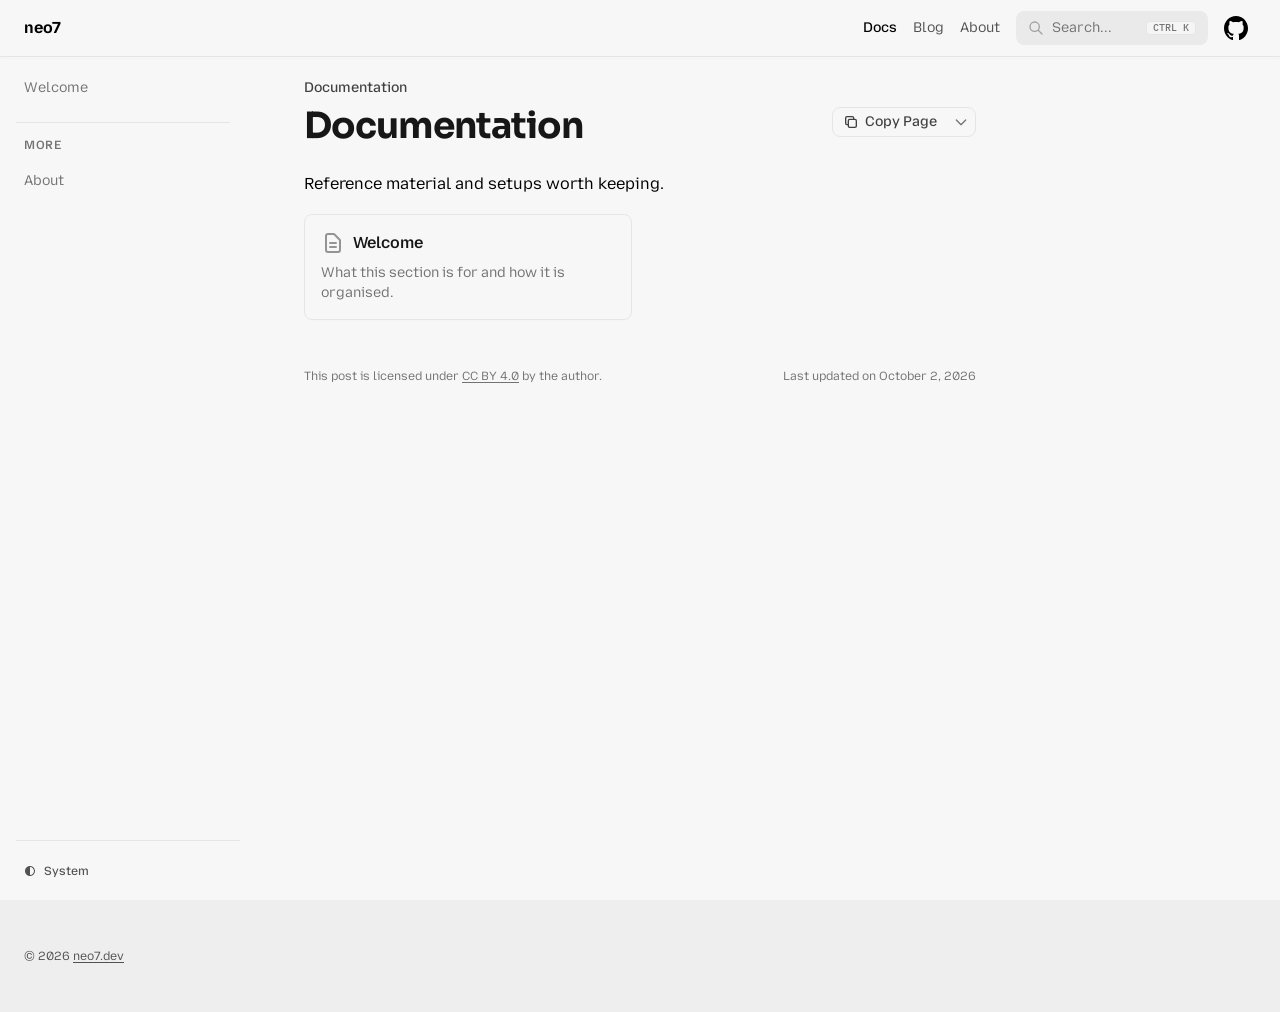
<file: docs/index.html>
<!doctype html><html lang=en dir=ltr><head><meta charset=utf-8><meta name=viewport content="width=device-width,initial-scale=1"><meta name=robots content="index, follow"><link rel="icon shortcut" href=/icons/favicon.ico sizes=32x32><link rel=icon href=/icons/favicon.svg type=image/svg+xml id=favicon-svg><link rel=icon href=/icons/favicon-16x16.png type=image/png sizes=16x16><link rel=icon href=/icons/favicon-32x32.png type=image/png sizes=32x32><link rel=apple-touch-icon href=/icons/apple-touch-icon.png sizes=180x180><link fetchpriority=low href=/site.webmanifest rel=manifest><title>Documentation – neo7</title><meta name=description content="Reference material and setups worth keeping.
WelcomeWhat this section is for and how it is organised. "><link rel=canonical href=https://neo7.dev/docs/ itemprop=url><meta property="og:title" content="Documentation"><meta property="og:description" content="
    
      Engineering notes, tooling write-ups and things worth writing down.
    
  "><meta property="og:type" content="
    website
  "><meta property="og:url" content="https://neo7.dev/docs/"><meta itemprop=name content="Documentation"><meta itemprop=description content="Reference material and setups worth keeping.
WelcomeWhat this section is for and how it is organised."><meta itemprop=dateModified content="2026-10-02T17:22:05+05:30"><meta itemprop=wordCount content="16"><meta name=twitter:card content="summary"><meta name=twitter:title content="Documentation"><meta name=twitter:description content="Reference material and setups worth keeping.
WelcomeWhat this section is for and how it is organised."><link rel=preconnect href=https://fonts.googleapis.com><link rel=preconnect href=https://fonts.gstatic.com crossorigin><link href="https://fonts.googleapis.com/css2?family=Sora:wght@100..800&amp;display=swap" rel=stylesheet><link href="https://fonts.googleapis.com/css2?family=Mozilla+Text:wght@200..700&amp;display=swap" rel=stylesheet><link href="https://fonts.googleapis.com/css2?family=Google+Sans+Code:ital,wght@0,300;1,300&amp;display=swap" rel=stylesheet><link href="https://fonts.googleapis.com/css2?family=IBM+Plex+Mono:wght@400;500;600&amp;display=swap" rel=stylesheet><link rel=preload href=/css/compiled/main.min.a60ae297e5ebf736a80a6abbf4fa843cbd5d50f36d36b4195322061a750a291c.css as=style integrity="sha256-pgril+Xr9zaoCmq79PqEPL1dUPNtNrQZUyIGGnUKKRw="><link href=/css/compiled/main.min.a60ae297e5ebf736a80a6abbf4fa843cbd5d50f36d36b4195322061a750a291c.css rel=stylesheet integrity="sha256-pgril+Xr9zaoCmq79PqEPL1dUPNtNrQZUyIGGnUKKRw="><link rel=preload href=/css/custom.db53adfe84e5b02615ee16be498d00c8e7ba99217018fe855236768c17e15770.css as=style integrity="sha256-21Ot/oTlsCYV7ha+SY0AyOe6mSFwGP6FUjZ2jBfhV3A="><link href=/css/custom.db53adfe84e5b02615ee16be498d00c8e7ba99217018fe855236768c17e15770.css rel=stylesheet integrity="sha256-21Ot/oTlsCYV7ha+SY0AyOe6mSFwGP6FUjZ2jBfhV3A="><script src=/js/main-head.min.134c4cfdb4a9fc94139ddb5dc4b976a2f62ad53a84050078fbd22808f61d1b2f.js integrity="sha256-E0xM/bSp/JQTndtdxLl2ovYq1TqEBQB4+9IoCPYdGy8="></script></head><body><a href=#content class="hx:sr-only hx:focus-visible:not-sr-only hx:focus-visible:fixed hx:focus-visible:z-50 hx:focus-visible:top-2 hx:focus-visible:left-2 hx:focus-visible:bg-hextra-accent-500 hx:focus-visible:text-white hx:focus-visible:px-4 hx:focus-visible:py-2 hx:focus-visible:rounded-md hx:focus-visible:text-sm hx:focus-visible:font-medium">Skip to content</a><div class="hextra-nav-container hx:sticky hx:top-0 hx:z-20 hx:w-full hx:bg-transparent hx:print:hidden"><div class="hextra-nav-container-blur hx:pointer-events-none hx:absolute hx:z-[-1] hx:h-full hx:w-full hx:bg-hextra-bg hx:shadow-[0_2px_4px_rgba(0,0,0,.02),0_1px_0_rgba(0,0,0,.06)] hx:contrast-more:shadow-[0_0_0_1px_#000] hx:dark:shadow-[0_-1px_0_rgba(255,255,255,.1)_inset] hx:contrast-more:dark:shadow-[0_0_0_1px_#fff]"></div><nav class="hextra-max-navbar-width hx:mx-auto hx:flex hx:items-center hx:justify-end hx:gap-1 hx:md:gap-2 hx:h-[var(--hextra-navbar-height)] hx:px-6"><a class="hx:flex hx:items-center hx:hover:opacity-75 hx:ltr:mr-auto hx:rtl:ml-auto" href=/><span class="hx:mr-2 hx:font-extrabold hx:inline hx:select-none">neo7</span>
</a><a title href=/docs class="hx:text-sm hx:contrast-more:text-neutral-700 hx:contrast-more:dark:text-neutral-100 hx:relative hx:-ml-2 hx:hidden hx:whitespace-nowrap hx:p-2 hx:md:inline-flex hx:items-center hx:gap-1 hx:font-medium"><span class=hx:text-center>Docs</span>
</a><a title href=/blog class="hx:text-sm hx:contrast-more:text-neutral-700 hx:contrast-more:dark:text-neutral-100 hx:relative hx:-ml-2 hx:hidden hx:whitespace-nowrap hx:p-2 hx:md:inline-flex hx:items-center hx:gap-1 hx:text-neutral-600 hx:hover:text-neutral-800 hx:dark:text-neutral-400 hx:dark:hover:text-neutral-200"><span class=hx:text-center>Blog</span>
</a><a title href=/about class="hx:text-sm hx:contrast-more:text-neutral-700 hx:contrast-more:dark:text-neutral-100 hx:relative hx:-ml-2 hx:hidden hx:whitespace-nowrap hx:p-2 hx:md:inline-flex hx:items-center hx:gap-1 hx:text-neutral-600 hx:hover:text-neutral-800 hx:dark:text-neutral-400 hx:dark:hover:text-neutral-200"><span class=hx:text-center>About</span>
</a><button type=button class=hextra-search-trigger data-search-open aria-haspopup=dialog aria-controls=hextra-search-dialog aria-label=Search...><svg class="hextra-search-trigger-icon" focusable="false" fill="none" viewBox="0 0 24 24" stroke-width="2" stroke="currentColor" aria-hidden="true"><path stroke-linecap="round" stroke-linejoin="round" d="M21 21l-6-6m2-5A7 7 0 113 10a7 7 0 0114 0z"/></svg><span class=hextra-search-trigger-label>Search...</span>
<kbd class=hextra-search-trigger-kbd>CTRL K</kbd>
</button>
<a class="hx:p-1 hx:md:p-2 hx:text-current" target=_blank rel=noreferrer href=https://github.com/neo7dev/neo7dev.github.io title=GitHub><svg height="24" fill="currentColor" viewBox="3 3 18 18"><path d="M12 3C7.0275 3 3 7.12937 3 12.2276c0 4.0833 2.57625 7.5321 6.15374 8.7548C9.60374 21.0631 9.77249 20.7863 9.77249 20.5441 9.77249 20.3249 9.76125 19.5982 9.76125 18.8254 7.5 19.2522 6.915 18.2602 6.735 17.7412 6.63375 17.4759 6.19499 16.6569 5.8125 16.4378 5.4975 16.2647 5.0475 15.838 5.80124 15.8264 6.51 15.8149 7.01625 16.4954 7.18499 16.7723 7.99499 18.1679 9.28875 17.7758 9.80625 17.5335 9.885 16.9337 10.1212 16.53 10.38 16.2993 8.3775 16.0687 6.285 15.2728 6.285 11.7432c0-1.0035.34875-1.834.92249-2.47994C7.1175 9.03257 6.8025 8.08674 7.2975 6.81794c0 0 .753749999999999-.24223 2.47499.94583.72001-.20762 1.48501-.31143 2.25001-.31143C12.7875 7.45234 13.5525 7.55615 14.2725 7.76377c1.7212-1.19959 2.475-.94583 2.475-.94583C17.2424 8.08674 16.9275 9.03257 16.8375 9.26326 17.4113 9.9092 17.76 10.7281 17.76 11.7432c0 3.5411-2.1037 4.3255-4.1063 4.5561C13.98 16.5877 14.2613 17.1414 14.2613 18.0065 14.2613 19.2407 14.25 20.2326 14.25 20.5441 14.25 20.7863 14.4188 21.0746 14.8688 20.9824 16.6554 20.364 18.2079 19.1866 19.3078 17.6162c1.0999-1.5705 1.6917-3.4551 1.6922-5.3886C21 7.12937 16.9725 3 12 3z"/></svg>
<span class=hx:sr-only>GitHub</span>
</a><button type=button aria-label=Menu aria-expanded=false class="hextra-hamburger-menu hx:cursor-pointer hx:-mr-1 hx:rounded-sm hx:p-1 hx:active:bg-neutral-400/20 hx:md:hidden hx:hextra-focus-visible-inset"><svg height="24" fill="none" viewBox="0 0 24 24" stroke="currentColor"><g><path stroke-linecap="round" stroke-linejoin="round" stroke-width="2" d="M4 8H20"/></g><g><path stroke-linecap="round" stroke-linejoin="round" stroke-width="2" d="M4 16H20"/></g></svg></button></nav></div><div class="hx:mx-auto hx:flex hextra-max-page-width"><aside class="hextra-sidebar-container hx:flex hx:flex-col hx:print:hidden hx:md:top-[var(--hextra-navbar-height)] hx:md:shrink-0 hx:md:w-64 hx:md:self-start hx:max-md:[transform:translate3d(0,-100%,0)] hx:md:sticky"><div class="hextra-scrollbar hx:overflow-y-auto hx:overflow-x-hidden hx:p-4 hx:grow hx:md:h-[calc(100vh-var(--hextra-navbar-height)-var(--menu-height))]"><ul class="hx:flex hx:flex-col hx:gap-1 hx:md:hidden"><li class=open><div class="hextra-sidebar-item hx:group hx:relative hx:flex hx:items-center" data-active=true><a class="hx:flex hx:items-center hx:justify-between hx:gap-2 hx:grow hx:cursor-pointer hx:rounded-sm hx:px-2 hx:py-1.5 hx:text-sm hx:transition-colors [-webkit-tap-highlight-color:transparent] [-webkit-touch-callout:none] hx:hextra-focus-visible-inset hx:ltr:pr-8 hx:rtl:pl-8 hextra-sidebar-active-item" href=/docs/><span class="hx:min-w-0 [word-break:break-word]">Docs</span>
</a><button type=button class="hextra-sidebar-collapsible-button hx:absolute hx:top-1/2 hx:-translate-y-1/2 hx:ltr:right-2 hx:rtl:left-2 hx:shrink-0 hx:cursor-pointer hx:p-0 hx:text-neutral-500 hx:dark:text-neutral-400 hx:group-hover:text-neutral-900 hx:dark:group-hover:text-neutral-50 hx:group-data-[active=true]:text-hextra-accent-800 hx:group-data-[active=true]:dark:text-hextra-accent-600 hx:hextra-focus-visible-inset" aria-label="Toggle section" aria-expanded=true><svg fill="none" viewBox="0 0 24 24" stroke="currentColor" aria-hidden="true" focusable="false" class="hx:h-[18px] hx:min-w-[18px] hx:rounded-xs hx:p-0.5 hx:hover:bg-neutral-800/5 hx:dark:hover:bg-neutral-100/5"><path stroke-linecap="round" stroke-linejoin="round" stroke-width="2" d="M9 5l7 7-7 7" class="hx:origin-center hx:transition-transform hx:rtl:-rotate-180"/></svg></button></div><div class="hextra-sidebar-children hx:ltr:pr-0 hx:rtl:pl-0 hx:overflow-hidden"><ul class='hx:relative hx:flex hx:flex-col hx:gap-1 hx:before:absolute hx:before:inset-y-1 hx:before:w-px hx:before:bg-neutral-200 hx:before:content-[""] hx:ltr:ml-3 hx:ltr:pl-3 hx:ltr:before:left-0 hx:rtl:mr-3 hx:rtl:pr-3 hx:rtl:before:right-0 hx:dark:before:bg-neutral-800'><li class="hx:flex hx:flex-col"><div class="hextra-sidebar-item hx:group hx:relative hx:flex hx:items-center" data-active=false><a class="hx:flex hx:items-center hx:justify-between hx:gap-2 hx:grow hx:cursor-pointer hx:rounded-sm hx:px-2 hx:py-1.5 hx:text-sm hx:transition-colors [-webkit-tap-highlight-color:transparent] [-webkit-touch-callout:none] hx:hextra-focus-visible-inset hx:text-neutral-500 hx:hover:bg-neutral-200 hx:hover:text-neutral-900 hx:contrast-more:border hx:contrast-more:border-transparent hx:contrast-more:text-neutral-900 hx:contrast-more:hover:border-neutral-900 hx:dark:text-neutral-400 hx:dark:hover:bg-hextra-accent-100/5 hx:dark:hover:text-neutral-50 hx:contrast-more:dark:text-neutral-50 hx:contrast-more:dark:hover:border-neutral-50" href=/docs/welcome/><span class="hx:min-w-0 [word-break:break-word]">Welcome</span></a></div></li></ul></div></li><li><div class="hextra-sidebar-item hx:group hx:relative hx:flex hx:items-center" data-active=false><a class="hx:flex hx:items-center hx:justify-between hx:gap-2 hx:grow hx:cursor-pointer hx:rounded-sm hx:px-2 hx:py-1.5 hx:text-sm hx:transition-colors [-webkit-tap-highlight-color:transparent] [-webkit-touch-callout:none] hx:hextra-focus-visible-inset hx:ltr:pr-8 hx:rtl:pl-8 hx:text-neutral-500 hx:hover:bg-neutral-200 hx:hover:text-neutral-900 hx:contrast-more:border hx:contrast-more:border-transparent hx:contrast-more:text-neutral-900 hx:contrast-more:hover:border-neutral-900 hx:dark:text-neutral-400 hx:dark:hover:bg-hextra-accent-100/5 hx:dark:hover:text-neutral-50 hx:contrast-more:dark:text-neutral-50 hx:contrast-more:dark:hover:border-neutral-50" href=/blog/><span class="hx:min-w-0 [word-break:break-word]">Blog</span>
</a><button type=button class="hextra-sidebar-collapsible-button hx:absolute hx:top-1/2 hx:-translate-y-1/2 hx:ltr:right-2 hx:rtl:left-2 hx:shrink-0 hx:cursor-pointer hx:p-0 hx:text-neutral-500 hx:dark:text-neutral-400 hx:group-hover:text-neutral-900 hx:dark:group-hover:text-neutral-50 hx:group-data-[active=true]:text-hextra-accent-800 hx:group-data-[active=true]:dark:text-hextra-accent-600 hx:hextra-focus-visible-inset" aria-label="Toggle section" aria-expanded=false><svg fill="none" viewBox="0 0 24 24" stroke="currentColor" aria-hidden="true" focusable="false" class="hx:h-[18px] hx:min-w-[18px] hx:rounded-xs hx:p-0.5 hx:hover:bg-neutral-800/5 hx:dark:hover:bg-neutral-100/5"><path stroke-linecap="round" stroke-linejoin="round" stroke-width="2" d="M9 5l7 7-7 7" class="hx:origin-center hx:transition-transform hx:rtl:-rotate-180"/></svg></button></div><div class="hextra-sidebar-children hx:ltr:pr-0 hx:rtl:pl-0 hx:overflow-hidden"><ul class='hx:relative hx:flex hx:flex-col hx:gap-1 hx:before:absolute hx:before:inset-y-1 hx:before:w-px hx:before:bg-neutral-200 hx:before:content-[""] hx:ltr:ml-3 hx:ltr:pl-3 hx:ltr:before:left-0 hx:rtl:mr-3 hx:rtl:pr-3 hx:rtl:before:right-0 hx:dark:before:bg-neutral-800'><li class="hx:flex hx:flex-col"><div class="hextra-sidebar-item hx:group hx:relative hx:flex hx:items-center" data-active=false><a class="hx:flex hx:items-center hx:justify-between hx:gap-2 hx:grow hx:cursor-pointer hx:rounded-sm hx:px-2 hx:py-1.5 hx:text-sm hx:transition-colors [-webkit-tap-highlight-color:transparent] [-webkit-touch-callout:none] hx:hextra-focus-visible-inset hx:text-neutral-500 hx:hover:bg-neutral-200 hx:hover:text-neutral-900 hx:contrast-more:border hx:contrast-more:border-transparent hx:contrast-more:text-neutral-900 hx:contrast-more:hover:border-neutral-900 hx:dark:text-neutral-400 hx:dark:hover:bg-hextra-accent-100/5 hx:dark:hover:text-neutral-50 hx:contrast-more:dark:text-neutral-50 hx:contrast-more:dark:hover:border-neutral-50" href=/blog/welcome/><span class="hx:min-w-0 [word-break:break-word]">Welcome</span></a></div></li></ul></div></li><li><div class="hextra-sidebar-item hx:group hx:relative hx:flex hx:items-center" data-active=false><a class="hx:flex hx:items-center hx:justify-between hx:gap-2 hx:grow hx:cursor-pointer hx:rounded-sm hx:px-2 hx:py-1.5 hx:text-sm hx:transition-colors [-webkit-tap-highlight-color:transparent] [-webkit-touch-callout:none] hx:hextra-focus-visible-inset hx:text-neutral-500 hx:hover:bg-neutral-200 hx:hover:text-neutral-900 hx:contrast-more:border hx:contrast-more:border-transparent hx:contrast-more:text-neutral-900 hx:contrast-more:hover:border-neutral-900 hx:dark:text-neutral-400 hx:dark:hover:bg-hextra-accent-100/5 hx:dark:hover:text-neutral-50 hx:contrast-more:dark:text-neutral-50 hx:contrast-more:dark:hover:border-neutral-50" href=/about/><span class="hx:min-w-0 [word-break:break-word]">About</span></a></div></li><li class=hextra-sidebar-separator><span class=hx:cursor-default>More</span></li><li><div class="hextra-sidebar-item hx:group hx:relative hx:flex hx:items-center" data-active=false><a class="hx:flex hx:items-center hx:justify-between hx:gap-2 hx:grow hx:cursor-pointer hx:rounded-sm hx:px-2 hx:py-1.5 hx:text-sm hx:transition-colors [-webkit-tap-highlight-color:transparent] [-webkit-touch-callout:none] hx:hextra-focus-visible-inset hx:text-neutral-500 hx:hover:bg-neutral-200 hx:hover:text-neutral-900 hx:contrast-more:border hx:contrast-more:border-transparent hx:contrast-more:text-neutral-900 hx:contrast-more:hover:border-neutral-900 hx:dark:text-neutral-400 hx:dark:hover:bg-hextra-accent-100/5 hx:dark:hover:text-neutral-50 hx:contrast-more:dark:text-neutral-50 hx:contrast-more:dark:hover:border-neutral-50" href=/about><span class="hx:min-w-0 [word-break:break-word]">About</span></a></div></li></ul><ul class="hx:flex hx:flex-col hx:gap-1 hx:max-md:hidden"><li><div class="hextra-sidebar-item hx:group hx:relative hx:flex hx:items-center" data-active=false><a class="hx:flex hx:items-center hx:justify-between hx:gap-2 hx:grow hx:cursor-pointer hx:rounded-sm hx:px-2 hx:py-1.5 hx:text-sm hx:transition-colors [-webkit-tap-highlight-color:transparent] [-webkit-touch-callout:none] hx:hextra-focus-visible-inset hx:text-neutral-500 hx:hover:bg-neutral-200 hx:hover:text-neutral-900 hx:contrast-more:border hx:contrast-more:border-transparent hx:contrast-more:text-neutral-900 hx:contrast-more:hover:border-neutral-900 hx:dark:text-neutral-400 hx:dark:hover:bg-hextra-accent-100/5 hx:dark:hover:text-neutral-50 hx:contrast-more:dark:text-neutral-50 hx:contrast-more:dark:hover:border-neutral-50" href=/docs/welcome/><span class="hx:min-w-0 [word-break:break-word]">Welcome</span></a></div></li><li class=hextra-sidebar-separator><span class=hx:cursor-default>More</span></li><li><div class="hextra-sidebar-item hx:group hx:relative hx:flex hx:items-center" data-active=false><a class="hx:flex hx:items-center hx:justify-between hx:gap-2 hx:grow hx:cursor-pointer hx:rounded-sm hx:px-2 hx:py-1.5 hx:text-sm hx:transition-colors [-webkit-tap-highlight-color:transparent] [-webkit-touch-callout:none] hx:hextra-focus-visible-inset hx:text-neutral-500 hx:hover:bg-neutral-200 hx:hover:text-neutral-900 hx:contrast-more:border hx:contrast-more:border-transparent hx:contrast-more:text-neutral-900 hx:contrast-more:hover:border-neutral-900 hx:dark:text-neutral-400 hx:dark:hover:bg-hextra-accent-100/5 hx:dark:hover:text-neutral-50 hx:contrast-more:dark:text-neutral-50 hx:contrast-more:dark:hover:border-neutral-50" href=/about><span class="hx:min-w-0 [word-break:break-word]">About</span></a></div></li></ul></div><div class="hx:sticky hx:bottom-0 hx:max-h-(--menu-height) hx:bg-hextra-bg hx:mx-4 hx:py-4 hx:shadow-[0_-12px_16px_var(--hextra-bg)] hx:flex hx:items-center hx:gap-2 hx:border-neutral-200 hx:dark:border-neutral-800 hx:contrast-more:border-neutral-400 hx:contrast-more:shadow-none hx:contrast-more:dark:shadow-none hx:border-t" data-toggle-animation=show><div class="hx:flex hx:grow hx:flex-col"><div class="hx:flex hx:justify-items-start hx:group" data-theme=light><button title="Change theme" data-state=closed data-location=bottom class="hextra-theme-toggle hx:cursor-pointer hx:rounded-md hx:text-left hx:font-medium hx:h-7 hx:px-2 hx:text-xs hx:hover:bg-neutral-200 hx:hover:text-neutral-900 hx:dark:hover:bg-neutral-800 hx:dark:hover:text-neutral-50 hx:font-medium hx:text-neutral-600 hx:transition-colors hx:dark:text-neutral-400 hx:grow" type=button aria-label="Change theme" aria-expanded=false aria-haspopup=menu><div class="hx:flex hx:items-center hx:gap-2 hx:capitalize"><svg height="12" class="hx:group-data-[theme=dark]:hidden hx:group-data-[theme=system]:hidden" fill="none" viewBox="0 0 24 24" stroke-width="2" stroke="currentColor" aria-hidden="true"><path stroke-linecap="round" stroke-linejoin="round" d="M12 3v1m0 16v1m9-9h-1M4 12H3m15.364 6.364-.707-.707M6.343 6.343l-.707-.707m12.728.0-.707.707M6.343 17.657l-.707.707M16 12a4 4 0 11-8 0 4 4 0 018 0z"/></svg><span class="hx:group-data-[theme=dark]:hidden hx:group-data-[theme=system]:hidden">Light</span><svg height="12" class="hx:group-data-[theme=light]:hidden hx:group-data-[theme=system]:hidden" fill="none" viewBox="0 0 24 24" stroke-width="2" stroke="currentColor" aria-hidden="true"><path stroke-linecap="round" stroke-linejoin="round" d="M20.354 15.354A9 9 0 018.646 3.646 9.003 9.003.0 0012 21a9.003 9.003.0 008.354-5.646z"/></svg><span class="hx:group-data-[theme=light]:hidden hx:group-data-[theme=system]:hidden">Dark</span><svg height="12" class="hx:group-data-[theme=dark]:hidden hx:group-data-[theme=light]:hidden" viewBox="0 0 24 24" fill="currentColor"><path d="M11.996094 2C6.4986225 2.0192368 2.03125 6.5024993 2.03125 12c0 5.497501 4.4673725 9.980763 9.964844 10H12 12.0039c5.497471-.01924 9.964844-4.502499 9.964844-10 0-5.4975007-4.467373-9.9807632-9.964844-10H12zM12 4c4.417218.017598 7.96875 3.5822356 7.96875 8 0 4.417764-3.551532 7.982402-7.96875 8z"/></svg>
<span class="hx:group-data-[theme=dark]:hidden hx:group-data-[theme=light]:hidden">System</span></div></button><ul class="hextra-theme-toggle-options hx:hidden hx:z-20 hx:max-h-64 hx:overflow-auto hx:rounded-lg hx:border hx:border-neutral-200 hx:bg-neutral-100 hx:p-1 hx:text-sm hx:shadow-lg hx:dark:border-neutral-700 hx:dark:bg-neutral-900" style="position:fixed;inset:auto auto 0 0;margin:0;min-width:100px" data-theme=light role=menu><li role=none class="hx:flex hx:flex-col"><button type=button role=menuitemradio aria-checked=true tabindex=-1 data-item=light class="hx:text-neutral-700 hx:dark:text-neutral-300 hx:hover:bg-hextra-accent-100 hx:hover:text-hextra-accent-700 hx:hover:dark:bg-hextra-accent-950 hx:hover:dark:text-hextra-accent-200 hx:relative hx:cursor-pointer hx:whitespace-nowrap hx:rounded-sm hx:py-1.5 hx:transition-colors hx:ltr:pl-3 hx:ltr:pr-9 hx:rtl:pr-3 hx:rtl:pl-9 hx:text-left hx:w-full hx:bg-transparent hx:border-0">
Light
<span class="hx:absolute hx:inset-y-0 hx:flex hx:items-center hx:ltr:right-3 hx:rtl:left-3 hx:group-data-[theme=dark]:hidden hx:group-data-[theme=system]:hidden"><svg height="1em" width="1em" fill="none" viewBox="0 0 24 24" stroke-width="2" stroke="currentColor" aria-hidden="true"><path stroke-linecap="round" stroke-linejoin="round" d="M5 13l4 4L19 7"/></svg></span></button></li><li role=none class="hx:flex hx:flex-col"><button type=button role=menuitemradio aria-checked=false tabindex=-1 data-item=dark class="hx:text-neutral-700 hx:dark:text-neutral-300 hx:hover:bg-hextra-accent-100 hx:hover:text-hextra-accent-700 hx:hover:dark:bg-hextra-accent-950 hx:hover:dark:text-hextra-accent-200 hx:relative hx:cursor-pointer hx:whitespace-nowrap hx:rounded-sm hx:py-1.5 hx:transition-colors hx:ltr:pl-3 hx:ltr:pr-9 hx:rtl:pr-3 hx:rtl:pl-9 hx:text-left hx:w-full hx:bg-transparent hx:border-0">
Dark
<span class="hx:absolute hx:inset-y-0 hx:flex hx:items-center hx:ltr:right-3 hx:rtl:left-3 hx:group-data-[theme=light]:hidden hx:group-data-[theme=system]:hidden"><svg height="1em" width="1em" fill="none" viewBox="0 0 24 24" stroke-width="2" stroke="currentColor" aria-hidden="true"><path stroke-linecap="round" stroke-linejoin="round" d="M5 13l4 4L19 7"/></svg></span></button></li><li role=none class="hx:flex hx:flex-col"><button type=button role=menuitemradio aria-checked=false tabindex=-1 data-item=system class="hx:text-neutral-700 hx:dark:text-neutral-300 hx:hover:bg-hextra-accent-100 hx:hover:text-hextra-accent-700 hx:hover:dark:bg-hextra-accent-950 hx:hover:dark:text-hextra-accent-200 hx:relative hx:cursor-pointer hx:whitespace-nowrap hx:rounded-sm hx:py-1.5 hx:transition-colors hx:ltr:pl-3 hx:ltr:pr-9 hx:rtl:pr-3 hx:rtl:pl-9 hx:text-left hx:w-full hx:bg-transparent hx:border-0">
System
<span class="hx:absolute hx:inset-y-0 hx:flex hx:items-center hx:ltr:right-3 hx:rtl:left-3 hx:group-data-[theme=dark]:hidden hx:group-data-[theme=light]:hidden"><svg height="1em" width="1em" fill="none" viewBox="0 0 24 24" stroke-width="2" stroke="currentColor" aria-hidden="true"><path stroke-linecap="round" stroke-linejoin="round" d="M5 13l4 4L19 7"/></svg></span></button></li></ul></div></div></div></aside><nav class="hextra-toc hx:order-last hx:hidden hx:w-64 hx:shrink-0 hx:xl:block hx:print:hidden hx:px-4" aria-label="Table of contents"><div class="hextra-scrollbar hx:sticky hx:top-[var(--hextra-navbar-height)] hx:overflow-y-auto hx:pr-4 hx:pt-6 hx:text-sm [hyphens:auto] hx:max-h-[calc(100vh-var(--hextra-navbar-height)-env(safe-area-inset-bottom))] hx:ltr:-mr-4 hx:rtl:-ml-4"><div class="hx:sticky hx:bottom-0 hx:flex hx:flex-col hx:items-start hx:gap-3 hx:pb-8 hx:border-neutral-200 hx:dark:border-neutral-800 hx:contrast-more:border-t hx:contrast-more:border-neutral-400 hx:contrast-more:shadow-none hx:contrast-more:dark:border-neutral-400"><button id=backToTop tabindex=-1 class="hx:cursor-pointer hx:transition-all hx:duration-75 hx:opacity-0 hx:text-xs hx:font-medium hx:text-neutral-500 hx:hover:text-neutral-900 hx:dark:text-neutral-400 hx:dark:hover:text-neutral-100 hx:contrast-more:text-neutral-800 hx:contrast-more:dark:text-neutral-50">
<span>Scroll to top</span>
<svg fill="none" viewBox="0 0 24 24" stroke-width="1.5" stroke="currentColor" aria-hidden="true" focusable="false" class="hx:inline hx:ltr:ml-1 hx:rtl:mr-1 hx:h-3.5 hx:w-3.5 hx:rounded-full hx:border hx:border-neutral-500 hx:hover:border-neutral-900 hx:dark:border-neutral-400 hx:dark:hover:border-neutral-100 hx:contrast-more:border-neutral-800 hx:contrast-more:dark:border-neutral-50"><path stroke-linecap="round" stroke-linejoin="round" d="M4.5 15.75l7.5-7.5 7.5 7.5"/></svg></button></div></div></nav><article class="hx:w-full hx:break-words hx:flex hx:min-h-[calc(100vh-var(--hextra-navbar-height))] hx:min-w-0 hx:justify-center hx:pb-8 hx:pr-[calc(env(safe-area-inset-right)-1.5rem)]"><main id=content class="hx:w-full hx:min-w-0 hextra-max-content-width hx:px-6 hx:pt-4 hx:md:px-12"><div class="hx:mt-1.5 hx:flex hx:items-center hx:gap-1 hx:overflow-hidden hx:text-sm hx:text-neutral-500 hx:dark:text-neutral-400 hx:contrast-more:text-current"><div class="hx:whitespace-nowrap hx:transition-colors hx:font-medium hx:text-neutral-700 hx:contrast-more:font-bold hx:contrast-more:text-current hx:dark:text-neutral-100 hx:contrast-more:dark:text-current">Documentation</div></div><div class=content><div class="hx:flex hx:flex-col hx:sm:flex-row hx:items-start hx:sm:items-center hx:sm:justify-between hx:gap-4 hx:mb-4"><h1 class=hx:mb-0>Documentation</h1><div class="hextra-page-context-menu hx:relative hx:inline-flex hx:shrink-0"><div class="hx:inline-flex hx:rounded-lg hx:border hx:border-neutral-200 hx:transition-colors hx:hover:border-neutral-300 hx:dark:border-neutral-800 hx:dark:hover:border-neutral-700"><button class="hextra-page-context-menu-copy hx:group/copybtn hx:inline-flex hx:cursor-pointer hx:items-center hx:gap-1.5 hx:bg-transparent hx:px-2.5 hx:py-1 hx:text-sm hx:font-medium hx:text-neutral-700 hx:transition-colors hx:hover:bg-neutral-200 hx:dark:text-neutral-300 hx:dark:hover:bg-neutral-800 hx:ltr:rounded-l-lg hx:rtl:rounded-r-lg hx:hextra-focus-visible-inset" data-url=/docs/index.md title="Copy as Markdown"><div class="hextra-copy-icon hx:group-[.copied]/copybtn:hidden hx:pointer-events-none hx:size-4"><svg height="16" width="16" aria-hidden="true" fill="none" viewBox="0 0 24 24" stroke="currentColor" stroke-width="2"><path stroke-linecap="round" stroke-linejoin="round" d="M8 16H6a2 2 0 01-2-2V6a2 2 0 012-2h8a2 2 0 012 2v2m-6 12h8a2 2 0 002-2v-8a2 2 0 00-2-2h-8a2 2 0 00-2 2v8a2 2 0 002 2z"/></svg></div><div class="hextra-success-icon hx:hidden hx:group-[.copied]/copybtn:block hx:pointer-events-none hx:size-4"><svg height="16" width="16" aria-hidden="true" fill="none" viewBox="0 0 24 24" stroke-width="2" stroke="currentColor"><path stroke-linecap="round" stroke-linejoin="round" d="M5 13l4 4L19 7"/></svg></div><span>Copy Page</span>
</button>
<button class="hextra-page-context-menu-toggle hx:inline-flex hx:cursor-pointer hx:items-center hx:justify-center hx:bg-transparent hx:px-1.5 hx:py-1 hx:text-neutral-500 hx:transition-colors hx:hover:bg-neutral-200 hx:hover:text-neutral-700 hx:dark:text-neutral-400 hx:dark:hover:bg-neutral-800 hx:dark:hover:text-neutral-300 hx:ltr:rounded-r-lg hx:rtl:rounded-l-lg hx:hextra-focus-visible-inset" data-state=closed aria-label="Toggle page context menu" aria-expanded=false aria-haspopup=menu aria-controls=hextra-pcm-menu><div class="hx:size-4 hx:transition-transform hx:duration-200" data-chevron><svg height="16" width="16" aria-hidden="true" fill="none" viewBox="0 0 24 24" stroke-width="2" stroke="currentColor"><path stroke-linecap="round" stroke-linejoin="round" d="M19 9l-7 7-7-7"/></svg></div></button></div><ul class="hextra-page-context-menu-dropdown not-prose hx:hidden hx:absolute hx:top-full hx:start-0 hx:sm:start-auto hx:sm:end-0 hx:mt-1 hx:z-20 hx:w-max hx:max-w-[calc(100vw-2rem)] hx:sm:max-w-80 hx:max-h-80 hx:overflow-auto hx:rounded-lg hx:border hx:border-neutral-200 hx:bg-neutral-100 hx:p-1 hx:text-sm hx:shadow-lg hx:dark:border-neutral-700 hx:dark:bg-neutral-900" role=menu id=hextra-pcm-menu><li role=none><button data-action=copy role=menuitem tabindex=-1 class="hx:group/pcmitem hx:flex hx:w-full hx:cursor-pointer hx:select-none hx:items-start hx:gap-2.5 hx:rounded-sm hx:px-2 hx:py-1.5 hx:text-start hx:outline-none hx:transition-colors hx:hover:bg-hextra-accent-100 hx:dark:hover:bg-hextra-accent-950" aria-label="Copy as Markdown" aria-describedby=hextra-pcm-desc-copy><div class="hx:mt-0.5 hx:size-4 hx:shrink-0 hx:text-neutral-500 hx:transition-colors hx:group-hover/pcmitem:text-hextra-accent-700 hx:dark:text-neutral-400 hx:dark:group-hover/pcmitem:text-hextra-accent-200"><svg height="16" width="16" aria-hidden="true" fill="none" viewBox="0 0 24 24" stroke="currentColor" stroke-width="2"><path stroke-linecap="round" stroke-linejoin="round" d="M8 16H6a2 2 0 01-2-2V6a2 2 0 012-2h8a2 2 0 012 2v2m-6 12h8a2 2 0 002-2v-8a2 2 0 00-2-2h-8a2 2 0 00-2 2v8a2 2 0 002 2z"/></svg></div><span class="hx:flex hx:flex-col hx:gap-0.5"><span class="hx:text-sm hx:font-medium hx:text-neutral-900 hx:transition-colors hx:group-hover/pcmitem:text-hextra-accent-700 hx:dark:text-neutral-100 hx:dark:group-hover/pcmitem:text-hextra-accent-200">Copy as Markdown</span>
<span class="hx:text-xs hx:text-neutral-600 hx:dark:text-neutral-400" id=hextra-pcm-desc-copy>Copy page as Markdown for LLMs</span></span></button></li><li role=none><button data-action=view data-url=/docs/index.md role=menuitem tabindex=-1 class="hx:group/pcmitem hx:flex hx:w-full hx:cursor-pointer hx:select-none hx:items-start hx:gap-2.5 hx:rounded-sm hx:px-2 hx:py-1.5 hx:text-start hx:outline-none hx:transition-colors hx:hover:bg-hextra-accent-100 hx:dark:hover:bg-hextra-accent-950" aria-label="View as Markdown" aria-describedby=hextra-pcm-desc-view><div class="hx:mt-0.5 hx:size-4 hx:shrink-0 hx:text-neutral-500 hx:transition-colors hx:group-hover/pcmitem:text-hextra-accent-700 hx:dark:text-neutral-400 hx:dark:group-hover/pcmitem:text-hextra-accent-200"><svg height="16" width="16" aria-hidden="true" viewBox="0 0 24 24"><path fill="currentColor" d="M20.56 18H3.44C2.65 18 2 17.37 2 16.59V7.41C2 6.63 2.65 6 3.44 6h17.12c.79.0 1.44.63 1.44 1.41v9.18c0 .78-.65 1.41-1.44 1.41M6.81 15.19v-3.66l1.92 2.35 1.92-2.35v3.66h1.93V8.81h-1.93l-1.92 2.35-1.92-2.35H4.89v6.38h1.92M19.69 12h-1.92V8.81h-1.92V12h-1.93l2.89 3.28L19.69 12z"/></svg></div><span class="hx:flex hx:flex-col hx:gap-0.5"><span class="hx:text-sm hx:font-medium hx:text-neutral-900 hx:transition-colors hx:group-hover/pcmitem:text-hextra-accent-700 hx:dark:text-neutral-100 hx:dark:group-hover/pcmitem:text-hextra-accent-200">View as Markdown</span>
<span class="hx:text-xs hx:text-neutral-600 hx:dark:text-neutral-400" id=hextra-pcm-desc-view>Open the raw Markdown source</span></span></button></li><li class="hx:my-1 hx:h-px hx:bg-neutral-200 hx:dark:bg-neutral-700" role=separator></li><li role=none><a href="https://chatgpt.com/?hints=search&amp;q=I%27m+looking+at+this+documentation%3A+https%3A%2F%2Fneo7.dev%2Fdocs%2F%0AHelp+me+understand+how+to+use+it." role=menuitem tabindex=-1 class="hx:group/pcmitem hx:flex hx:w-full hx:cursor-pointer hx:select-none hx:items-start hx:gap-2.5 hx:rounded-sm hx:px-2 hx:py-1.5 hx:text-start hx:outline-none hx:transition-colors hx:hover:bg-hextra-accent-100 hx:dark:hover:bg-hextra-accent-950" aria-label="Open in ChatGPT" aria-describedby=hextra-pcm-desc-link-0 target=_blank rel="noopener noreferrer"><div class="hx:mt-0.5 hx:size-4 hx:shrink-0 hx:text-neutral-500 hx:transition-colors hx:group-hover/pcmitem:text-hextra-accent-700 hx:dark:text-neutral-400 hx:dark:group-hover/pcmitem:text-hextra-accent-200"><svg height="16" width="16" aria-hidden="true" viewBox="0 0 256 260"><path fill="currentColor" d="M239.184 106.203A64.716 64.716.0 00233.608 53.1C219.452 28.459 191 15.784 163.213 21.74A65.586 65.586.0 0052.096 45.22 64.716 64.716.0 008.866 76.58c-14.31 24.602-11.061 55.634 8.033 76.74a64.665 64.665.0 005.525 53.102c14.174 24.65 42.644 37.324 70.446 31.36a64.72 64.72.0 0048.754 21.744c28.481.025 53.714-18.361 62.414-45.481a64.767 64.767.0 0043.229-31.36c14.137-24.558 10.875-55.423-8.083-76.483zm-97.56 136.338a48.397 48.397.0 01-31.105-11.255l1.535-.87 51.67-29.825a8.595 8.595.0 004.247-7.367v-72.85l21.845 12.636c.218.111.37.32.409.563v60.367c-.056 26.818-21.783 48.545-48.601 48.601zm-104.466-44.61a48.345 48.345.0 01-5.781-32.589l1.534.921 51.722 29.826a8.339 8.339.0 008.441.0l63.181-36.425v25.221a.87.87.0 01-.358.665l-52.335 30.184c-23.257 13.398-52.97 5.431-66.404-17.803zM23.549 85.38a48.499 48.499.0 0125.58-21.333v61.39a8.288 8.288.0 004.195 7.316l62.874 36.272-21.845 12.636a.819.819.0 01-.767.0L41.353 151.53c-23.211-13.454-31.171-43.144-17.804-66.405v.256zm179.466 41.695-63.08-36.63L161.73 77.86a.819.819.0 01.768.0l52.233 30.184a48.6 48.6.0 01-7.316 87.635v-61.391a8.544 8.544.0 00-4.4-7.213zm21.742-32.69-1.535-.922-51.619-30.081a8.39 8.39.0 00-8.492.0L99.98 99.808V74.587a.716.716.0 01.307-.665l52.233-30.133a48.652 48.652.0 0172.236 50.391v.205zM88.061 139.097l-21.845-12.585a.87.87.0 01-.41-.614V65.685a48.652 48.652.0 0179.757-37.346l-1.535.87-51.67 29.825a8.595 8.595.0 00-4.246 7.367l-.051 72.697zm11.868-25.58L128.067 97.3l28.188 16.218v32.434l-28.086 16.218-28.188-16.218-.052-32.434z"/></svg></div><span class="hx:flex hx:flex-col hx:gap-0.5"><span class="hx:text-sm hx:font-medium hx:text-neutral-900 hx:transition-colors hx:group-hover/pcmitem:text-hextra-accent-700 hx:dark:text-neutral-100 hx:dark:group-hover/pcmitem:text-hextra-accent-200">Open in ChatGPT<svg class="hx:ms-0.5 hx:inline hx:rtl:rotate-270 hx:align-baseline" height="1em" aria-hidden="true" fill="none" stroke="currentColor" stroke-width="2" viewBox="0 0 24 24"><path d="m9.1716 7.7574h7.0711m0 0v7.0711m0-7.0711-8.4853 8.4853" stroke-linecap="round" stroke-linejoin="round"/></svg></span>
<span class="hx:text-xs hx:text-neutral-600 hx:dark:text-neutral-400" id=hextra-pcm-desc-link-0>Ask questions about this page</span></span></a></li><li role=none><a href="https://claude.ai/new?q=I%27m+looking+at+this+documentation%3A+https%3A%2F%2Fneo7.dev%2Fdocs%2F%0AHelp+me+understand+how+to+use+it." role=menuitem tabindex=-1 class="hx:group/pcmitem hx:flex hx:w-full hx:cursor-pointer hx:select-none hx:items-start hx:gap-2.5 hx:rounded-sm hx:px-2 hx:py-1.5 hx:text-start hx:outline-none hx:transition-colors hx:hover:bg-hextra-accent-100 hx:dark:hover:bg-hextra-accent-950" aria-label="Open in Claude" aria-describedby=hextra-pcm-desc-link-1 target=_blank rel="noopener noreferrer"><div class="hx:mt-0.5 hx:size-4 hx:shrink-0 hx:text-neutral-500 hx:transition-colors hx:group-hover/pcmitem:text-hextra-accent-700 hx:dark:text-neutral-400 hx:dark:group-hover/pcmitem:text-hextra-accent-200"><svg height="16" width="16" aria-hidden="true" viewBox="0 0 256 257"><path fill="currentColor" d="m50.228 170.321 50.357-28.257.843-2.463-.843-1.361h-2.462l-8.426-.518-28.775-.778-24.952-1.037-24.175-1.296-6.092-1.297L0 125.796l.583-3.759 5.12-3.434 7.324.648 16.202 1.101 24.304 1.685 17.629 1.037 26.118 2.722h4.148l.583-1.685-1.426-1.037-1.101-1.037-25.147-17.045-27.22-18.017-14.258-10.37-7.713-5.25-3.888-4.925-1.685-10.758 7-7.713 9.397.649 2.398.648 9.527 7.323 20.35 15.75L94.817 91.9l3.889 3.24 1.555-1.102.195-.777-1.75-2.917-14.453-26.118-15.425-26.572-6.87-11.018-1.814-6.61c-.648-2.723-1.102-4.991-1.102-7.778l7.972-10.823L71.42.0 82.05 1.426l4.472 3.888 6.61 15.101 10.694 23.786 16.591 32.34 4.861 9.592 2.592 8.879.973 2.722h1.685v-1.556l1.36-18.211 2.528-22.36 2.463-28.776.843-8.1 4.018-9.722 7.971-5.25 6.222 2.981 5.12 7.324-.713 4.73-3.046 19.768-5.962 30.98-3.889 20.739h2.268l2.593-2.593 10.499-13.934 17.628-22.036 7.778-8.749 9.073-9.657 5.833-4.601h11.018l8.1 12.055-3.628 12.443-11.342 14.388-9.398 12.184-13.48 18.147-8.426 14.518.778 1.166 2.01-.194 30.46-6.481 16.462-2.982 19.637-3.37 8.88 4.148.971 4.213-3.5 8.62-20.998 5.184-24.628 4.926-36.682 8.685-.454.324.519.648 16.526 1.555 7.065.389h17.304l32.21 2.398 8.426 5.574 5.055 6.805-.843 5.184-12.962 6.611-17.498-4.148-40.83-9.721-14-3.5h-1.944v1.167l11.666 11.406 21.387 19.314 26.767 24.887 1.36 6.157-3.434 4.86-3.63-.518-23.526-17.693-9.073-7.972-20.545-17.304h-1.36v1.814l4.73 6.935 25.017 37.59 1.296 11.536-1.814 3.76-6.481 2.268-7.13-1.297-14.647-20.544-15.1-23.138-12.185-20.739-1.49.843-7.194 77.448-3.37 3.953-7.778 2.981-6.48-4.925-3.436-7.972 3.435-15.749 4.148-20.544 3.37-16.333 3.046-20.285 1.815-6.74-.13-.454-1.49.194-15.295 20.999-23.267 31.433-18.406 19.702-4.407 1.75-7.648-3.954.713-7.064 4.277-6.286 25.47-32.405 15.36-20.092 9.917-11.6-.065-1.686h-.583L44.07 198.125l-12.055 1.555-5.185-4.86.648-7.972 2.463-2.593 20.35-13.999-.064.065z"/></svg></div><span class="hx:flex hx:flex-col hx:gap-0.5"><span class="hx:text-sm hx:font-medium hx:text-neutral-900 hx:transition-colors hx:group-hover/pcmitem:text-hextra-accent-700 hx:dark:text-neutral-100 hx:dark:group-hover/pcmitem:text-hextra-accent-200">Open in Claude<svg class="hx:ms-0.5 hx:inline hx:rtl:rotate-270 hx:align-baseline" height="1em" aria-hidden="true" fill="none" stroke="currentColor" stroke-width="2" viewBox="0 0 24 24"><path d="m9.1716 7.7574h7.0711m0 0v7.0711m0-7.0711-8.4853 8.4853" stroke-linecap="round" stroke-linejoin="round"/></svg></span>
<span class="hx:text-xs hx:text-neutral-600 hx:dark:text-neutral-400" id=hextra-pcm-desc-link-1>Ask questions about this page</span></span></a></li></ul></div></div><p>Reference material and setups worth keeping.</p><div class="hextra-cards hx:mt-4 hx:gap-4 hx:grid not-prose" style=--hextra-cards-grid-cols:3><a class="hextra-card hx:group hx:flex hx:flex-col hx:justify-start hx:overflow-hidden hx:rounded-lg hx:border hx:border-neutral-200 hx:text-current hx:no-underline hx:dark:shadow-none hx:hover:shadow-neutral-100 hx:dark:hover:shadow-none hx:shadow-neutral-100 hx:active:shadow-sm hx:active:shadow-neutral-200 hx:transition-all hx:duration-200 hx:hover:border-hextra-accent-500 hx:bg-transparent hx:shadow-xs hx:dark:border-neutral-800 hx:hover:bg-neutral-50 hx:hover:shadow-md hx:dark:hover:border-hextra-accent-500 hx:dark:hover:bg-neutral-900" href=welcome><div><span class="hextra-card-icon hx:flex hx:font-semibold hx:items-start hx:gap-2 hx:pt-4 hx:px-4 hx:text-neutral-900 hx:dark:text-neutral-100"><svg fill="none" viewBox="0 0 24 24" stroke-width="2" stroke="currentColor" aria-hidden="true"><path stroke-linecap="round" stroke-linejoin="round" d="M9 12h6m-6 4h6m2 5H7a2 2 0 01-2-2V5a2 2 0 012-2h5.586a1 1 0 01.707.293l5.414 5.414a1 1 0 01.293.707V19a2 2 0 01-2 2z"/></svg>Welcome</span><div class="hextra-card-subtitle hx:line-clamp-3 hx:text-sm hx:font-normal hx:text-neutral-500 hx:dark:text-neutral-400 hx:px-4 hx:mb-4 hx:mt-2">What this section is for and how it is organised.</div></div></a></div></div><div class=hextra-page-meta><div class=hextra-page-license>This post is licensed under <a class=hextra-page-license-link href=https://creativecommons.org/licenses/by/4.0/ rel="license noreferrer" target=_blank>CC BY 4.0</a> by the author.</div><div class=hextra-page-updated>Last updated on <time datetime=2026-10-02T17:22:05.000Z>October 2, 2026</time></div></div></main></article></div><footer class="hextra-footer hx:bg-neutral-200/50 hx:pb-[env(safe-area-inset-bottom)] hx:dark:bg-neutral-800/50 hx:print:bg-transparent"><div class="hextra-custom-footer hextra-max-footer-width hx:mx-auto hx:pl-[max(env(safe-area-inset-left),1.5rem)] hx:pr-[max(env(safe-area-inset-right),1.5rem)] hx:text-neutral-600 hx:dark:text-neutral-400"><div class="hx:flex hx:justify-center hx:py-12 hx:md:justify-start"><div class=hx:text-xs>&copy; 2026
<a href=https://neo7.dev class="hx:underline hx:underline-offset-2 hx:decoration-from-font hx:hover:text-neutral-900 hx:dark:hover:text-neutral-100">neo7.dev</a></div></div></div></footer><dialog id=hextra-search-dialog class=hextra-search-dialog aria-label=Search...><div class=hextra-search><div class=hextra-search-input-wrapper><svg class="hextra-search-input-icon" focusable="false" fill="none" viewBox="0 0 24 24" stroke-width="2" stroke="currentColor" aria-hidden="true"><path stroke-linecap="round" stroke-linejoin="round" d="M21 21l-6-6m2-5A7 7 0 113 10a7 7 0 0114 0z"/></svg><input class=hextra-search-input type=search role=combobox autocomplete=off autocorrect=off autocapitalize=off spellcheck=false placeholder=Search... aria-label=Search... aria-controls=hextra-search-results aria-expanded=false><button type=button class=hextra-search-input-kbd data-search-close aria-label=Close>ESC</button></div><div class=hextra-search-results-viewport data-search-viewport><div class="hextra-search-results-inner hextra-scrollbar" data-search-inner><ul id=hextra-search-results class=hextra-search-results role=listbox aria-label="Search results"></ul><div class=hextra-search-empty data-search-empty hidden>No results found.</div></div></div><div class="hextra-search-status hx:sr-only" aria-live=polite role=status></div></div></dialog><script defer src=/js/main.min.5701599302c086c61e2b05a62abe3e4c29b2770f581b5057b240c6a668effb75.js integrity="sha256-VwFZkwLAhsYeKwWmKr4+TCmydw9YG1BXskDGpmjv+3U="></script><script defer src=/js/flexsearch.433e941a8a573ebb9931fc16fc75266ab6b93f569ac2fb4f3dc66882e0416f4c.js integrity="sha256-Qz6UGopXPruZMfwW/HUmara5P1aawvtPPcZoguBBb0w=" crossorigin=anonymous></script><script defer src=/en.search.min.6f73bdd5f28b46f10a7855771820095254b5f243e3a030001fc346fa02817c10.js integrity="sha256-b3O91fKLRvEKeFV3GCAJUlS18kPjoDAAH8NG+gKBfBA="></script><script defer src=/en.search-dialog.min.fda123910557b5b3a328696105af51f85abc3cfc6784387c49b11b5b857b256f.js integrity="sha256-/aEjkQVXtbOjKGlhBa9R+Fq8PPxnhDh8SbEbW4V7JW8="></script></body></html>
</file>
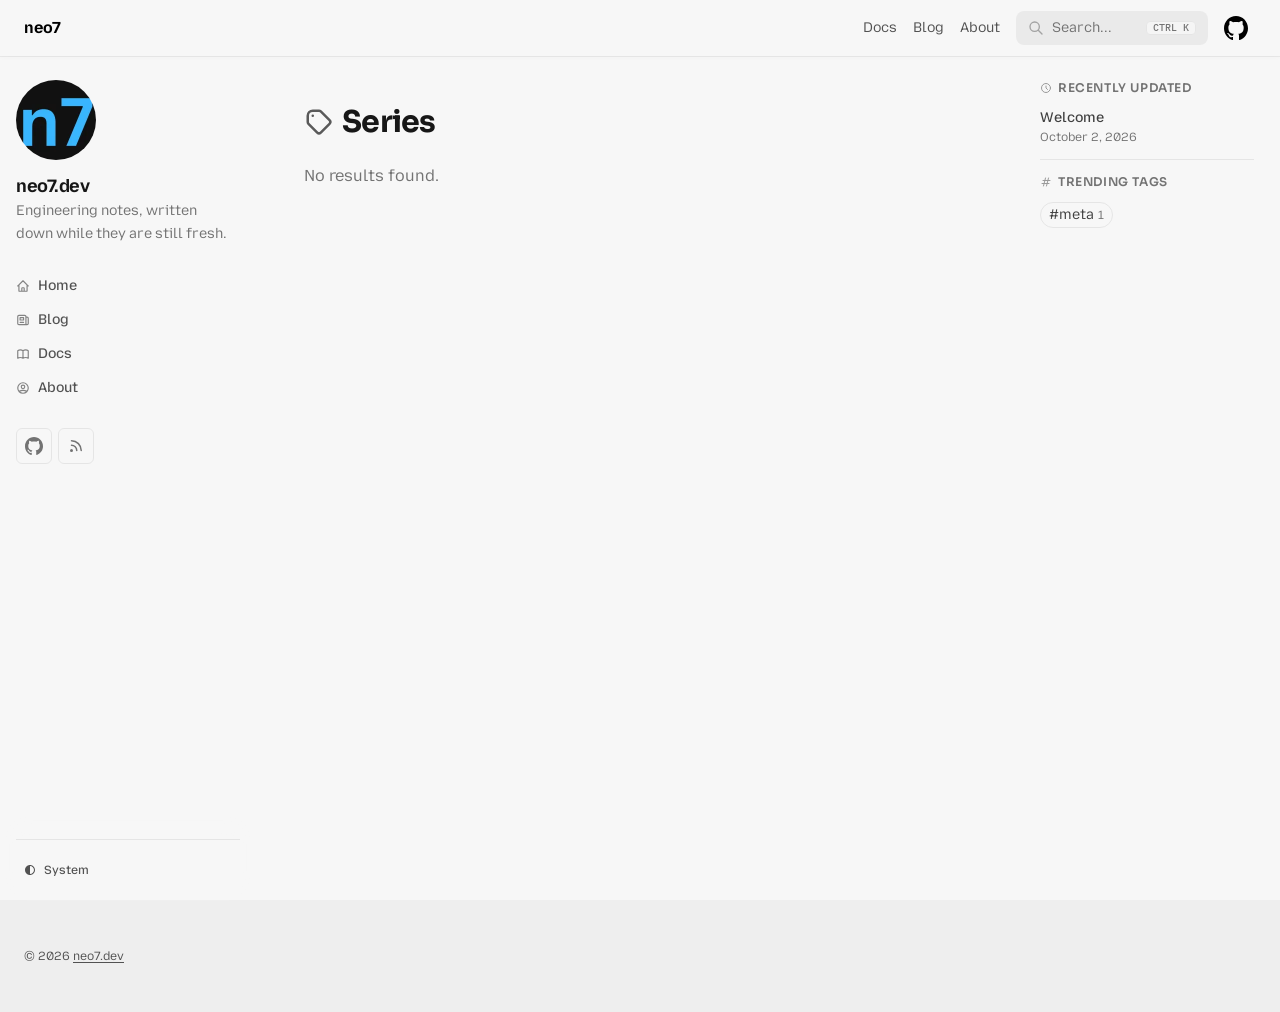
<file: series/index.html>
<!doctype html><html lang=en dir=ltr><head><meta charset=utf-8><meta name=viewport content="width=device-width,initial-scale=1"><meta name=robots content="index, follow"><link rel="icon shortcut" href=/icons/favicon.ico sizes=32x32><link rel=icon href=/icons/favicon.svg type=image/svg+xml id=favicon-svg><link rel=icon href=/icons/favicon-16x16.png type=image/png sizes=16x16><link rel=icon href=/icons/favicon-32x32.png type=image/png sizes=32x32><link rel=apple-touch-icon href=/icons/apple-touch-icon.png sizes=180x180><link fetchpriority=low href=/site.webmanifest rel=manifest><title>Series – neo7</title><meta name=description content><link rel=canonical href=https://neo7.dev/series/ itemprop=url><meta property="og:title" content="Series"><meta property="og:description" content="
    
      Engineering notes, tooling write-ups and things worth writing down.
    
  "><meta property="og:type" content="
    website
  "><meta property="og:url" content="https://neo7.dev/series/"><meta itemprop=name content="Series"><meta itemprop=description content="Engineering notes, tooling write-ups and things worth writing down."><meta name=twitter:card content="summary"><meta name=twitter:title content="Series"><meta name=twitter:description content="Engineering notes, tooling write-ups and things worth writing down."><link rel=preconnect href=https://fonts.googleapis.com><link rel=preconnect href=https://fonts.gstatic.com crossorigin><link href="https://fonts.googleapis.com/css2?family=Sora:wght@100..800&amp;display=swap" rel=stylesheet><link href="https://fonts.googleapis.com/css2?family=Mozilla+Text:wght@200..700&amp;display=swap" rel=stylesheet><link href="https://fonts.googleapis.com/css2?family=Google+Sans+Code:ital,wght@0,300;1,300&amp;display=swap" rel=stylesheet><link href="https://fonts.googleapis.com/css2?family=IBM+Plex+Mono:wght@400;500;600&amp;display=swap" rel=stylesheet><link rel=preload href=/css/compiled/main.min.a60ae297e5ebf736a80a6abbf4fa843cbd5d50f36d36b4195322061a750a291c.css as=style integrity="sha256-pgril+Xr9zaoCmq79PqEPL1dUPNtNrQZUyIGGnUKKRw="><link href=/css/compiled/main.min.a60ae297e5ebf736a80a6abbf4fa843cbd5d50f36d36b4195322061a750a291c.css rel=stylesheet integrity="sha256-pgril+Xr9zaoCmq79PqEPL1dUPNtNrQZUyIGGnUKKRw="><link rel=preload href=/css/custom.db53adfe84e5b02615ee16be498d00c8e7ba99217018fe855236768c17e15770.css as=style integrity="sha256-21Ot/oTlsCYV7ha+SY0AyOe6mSFwGP6FUjZ2jBfhV3A="><link href=/css/custom.db53adfe84e5b02615ee16be498d00c8e7ba99217018fe855236768c17e15770.css rel=stylesheet integrity="sha256-21Ot/oTlsCYV7ha+SY0AyOe6mSFwGP6FUjZ2jBfhV3A="><script src=/js/main-head.min.134c4cfdb4a9fc94139ddb5dc4b976a2f62ad53a84050078fbd22808f61d1b2f.js integrity="sha256-E0xM/bSp/JQTndtdxLl2ovYq1TqEBQB4+9IoCPYdGy8="></script></head><body><a href=#content class="hx:sr-only hx:focus-visible:not-sr-only hx:focus-visible:fixed hx:focus-visible:z-50 hx:focus-visible:top-2 hx:focus-visible:left-2 hx:focus-visible:bg-hextra-accent-500 hx:focus-visible:text-white hx:focus-visible:px-4 hx:focus-visible:py-2 hx:focus-visible:rounded-md hx:focus-visible:text-sm hx:focus-visible:font-medium">Skip to content</a><div class="hextra-nav-container hx:sticky hx:top-0 hx:z-20 hx:w-full hx:bg-transparent hx:print:hidden"><div class="hextra-nav-container-blur hx:pointer-events-none hx:absolute hx:z-[-1] hx:h-full hx:w-full hx:bg-hextra-bg hx:shadow-[0_2px_4px_rgba(0,0,0,.02),0_1px_0_rgba(0,0,0,.06)] hx:contrast-more:shadow-[0_0_0_1px_#000] hx:dark:shadow-[0_-1px_0_rgba(255,255,255,.1)_inset] hx:contrast-more:dark:shadow-[0_0_0_1px_#fff]"></div><nav class="hextra-max-navbar-width hx:mx-auto hx:flex hx:items-center hx:justify-end hx:gap-1 hx:md:gap-2 hx:h-[var(--hextra-navbar-height)] hx:px-6"><a class="hx:flex hx:items-center hx:hover:opacity-75 hx:ltr:mr-auto hx:rtl:ml-auto hextra-blog-rail-toggle" href=/ data-drawer-controls=hextra-blog-rail data-drawer-label="Blog navigation"><span class="hx:mr-2 hx:font-extrabold hx:inline hx:select-none">neo7</span>
</a><a title href=/docs class="hx:text-sm hx:contrast-more:text-neutral-700 hx:contrast-more:dark:text-neutral-100 hx:relative hx:-ml-2 hx:hidden hx:whitespace-nowrap hx:p-2 hx:md:inline-flex hx:items-center hx:gap-1 hx:text-neutral-600 hx:hover:text-neutral-800 hx:dark:text-neutral-400 hx:dark:hover:text-neutral-200"><span class=hx:text-center>Docs</span>
</a><a title href=/blog class="hx:text-sm hx:contrast-more:text-neutral-700 hx:contrast-more:dark:text-neutral-100 hx:relative hx:-ml-2 hx:hidden hx:whitespace-nowrap hx:p-2 hx:md:inline-flex hx:items-center hx:gap-1 hx:text-neutral-600 hx:hover:text-neutral-800 hx:dark:text-neutral-400 hx:dark:hover:text-neutral-200"><span class=hx:text-center>Blog</span>
</a><a title href=/about class="hx:text-sm hx:contrast-more:text-neutral-700 hx:contrast-more:dark:text-neutral-100 hx:relative hx:-ml-2 hx:hidden hx:whitespace-nowrap hx:p-2 hx:md:inline-flex hx:items-center hx:gap-1 hx:text-neutral-600 hx:hover:text-neutral-800 hx:dark:text-neutral-400 hx:dark:hover:text-neutral-200"><span class=hx:text-center>About</span>
</a><button type=button class=hextra-search-trigger data-search-open aria-haspopup=dialog aria-controls=hextra-search-dialog aria-label=Search...><svg class="hextra-search-trigger-icon" focusable="false" fill="none" viewBox="0 0 24 24" stroke-width="2" stroke="currentColor" aria-hidden="true"><path stroke-linecap="round" stroke-linejoin="round" d="M21 21l-6-6m2-5A7 7 0 113 10a7 7 0 0114 0z"/></svg><span class=hextra-search-trigger-label>Search...</span>
<kbd class=hextra-search-trigger-kbd>CTRL K</kbd>
</button>
<a class="hx:p-1 hx:md:p-2 hx:text-current" target=_blank rel=noreferrer href=https://github.com/neo7dev/neo7dev.github.io title=GitHub><svg height="24" fill="currentColor" viewBox="3 3 18 18"><path d="M12 3C7.0275 3 3 7.12937 3 12.2276c0 4.0833 2.57625 7.5321 6.15374 8.7548C9.60374 21.0631 9.77249 20.7863 9.77249 20.5441 9.77249 20.3249 9.76125 19.5982 9.76125 18.8254 7.5 19.2522 6.915 18.2602 6.735 17.7412 6.63375 17.4759 6.19499 16.6569 5.8125 16.4378 5.4975 16.2647 5.0475 15.838 5.80124 15.8264 6.51 15.8149 7.01625 16.4954 7.18499 16.7723 7.99499 18.1679 9.28875 17.7758 9.80625 17.5335 9.885 16.9337 10.1212 16.53 10.38 16.2993 8.3775 16.0687 6.285 15.2728 6.285 11.7432c0-1.0035.34875-1.834.92249-2.47994C7.1175 9.03257 6.8025 8.08674 7.2975 6.81794c0 0 .753749999999999-.24223 2.47499.94583.72001-.20762 1.48501-.31143 2.25001-.31143C12.7875 7.45234 13.5525 7.55615 14.2725 7.76377c1.7212-1.19959 2.475-.94583 2.475-.94583C17.2424 8.08674 16.9275 9.03257 16.8375 9.26326 17.4113 9.9092 17.76 10.7281 17.76 11.7432c0 3.5411-2.1037 4.3255-4.1063 4.5561C13.98 16.5877 14.2613 17.1414 14.2613 18.0065 14.2613 19.2407 14.25 20.2326 14.25 20.5441 14.25 20.7863 14.4188 21.0746 14.8688 20.9824 16.6554 20.364 18.2079 19.1866 19.3078 17.6162c1.0999-1.5705 1.6917-3.4551 1.6922-5.3886C21 7.12937 16.9725 3 12 3z"/></svg>
<span class=hx:sr-only>GitHub</span>
</a><button type=button aria-label=Menu aria-expanded=false class="hextra-hamburger-menu hx:cursor-pointer hx:-mr-1 hx:rounded-sm hx:p-1 hx:active:bg-neutral-400/20 hx:md:hidden hx:hextra-focus-visible-inset"><svg height="24" fill="none" viewBox="0 0 24 24" stroke="currentColor"><g><path stroke-linecap="round" stroke-linejoin="round" stroke-width="2" d="M4 8H20"/></g><g><path stroke-linecap="round" stroke-linejoin="round" stroke-width="2" d="M4 16H20"/></g></svg></button></nav></div><div class="hextra-blog-page hx:mx-auto hx:flex hextra-max-page-width"><aside class="hextra-sidebar-container hx:flex hx:flex-col hx:print:hidden hx:md:top-[var(--hextra-navbar-height)] hx:md:shrink-0 hx:md:w-64 hx:md:self-start hx:max-md:[transform:translate3d(0,-100%,0)] hx:md:hidden"><div class="hextra-scrollbar hx:overflow-y-auto hx:overflow-x-hidden hx:p-4 hx:grow hx:md:h-[calc(100vh-var(--hextra-navbar-height)-var(--menu-height))]"><ul class="hx:flex hx:flex-col hx:gap-1 hx:md:hidden"><li class=open><div class="hextra-sidebar-item hx:group hx:relative hx:flex hx:items-center" data-active=false><a class="hx:flex hx:items-center hx:justify-between hx:gap-2 hx:grow hx:cursor-pointer hx:rounded-sm hx:px-2 hx:py-1.5 hx:text-sm hx:transition-colors [-webkit-tap-highlight-color:transparent] [-webkit-touch-callout:none] hx:hextra-focus-visible-inset hx:ltr:pr-8 hx:rtl:pl-8 hx:text-neutral-500 hx:hover:bg-neutral-200 hx:hover:text-neutral-900 hx:contrast-more:border hx:contrast-more:border-transparent hx:contrast-more:text-neutral-900 hx:contrast-more:hover:border-neutral-900 hx:dark:text-neutral-400 hx:dark:hover:bg-hextra-accent-100/5 hx:dark:hover:text-neutral-50 hx:contrast-more:dark:text-neutral-50 hx:contrast-more:dark:hover:border-neutral-50" href=/docs/><span class="hx:min-w-0 [word-break:break-word]">Docs</span>
</a><button type=button class="hextra-sidebar-collapsible-button hx:absolute hx:top-1/2 hx:-translate-y-1/2 hx:ltr:right-2 hx:rtl:left-2 hx:shrink-0 hx:cursor-pointer hx:p-0 hx:text-neutral-500 hx:dark:text-neutral-400 hx:group-hover:text-neutral-900 hx:dark:group-hover:text-neutral-50 hx:group-data-[active=true]:text-hextra-accent-800 hx:group-data-[active=true]:dark:text-hextra-accent-600 hx:hextra-focus-visible-inset" aria-label="Toggle section" aria-expanded=true><svg fill="none" viewBox="0 0 24 24" stroke="currentColor" aria-hidden="true" focusable="false" class="hx:h-[18px] hx:min-w-[18px] hx:rounded-xs hx:p-0.5 hx:hover:bg-neutral-800/5 hx:dark:hover:bg-neutral-100/5"><path stroke-linecap="round" stroke-linejoin="round" stroke-width="2" d="M9 5l7 7-7 7" class="hx:origin-center hx:transition-transform hx:rtl:-rotate-180"/></svg></button></div><div class="hextra-sidebar-children hx:ltr:pr-0 hx:rtl:pl-0 hx:overflow-hidden"><ul class='hx:relative hx:flex hx:flex-col hx:gap-1 hx:before:absolute hx:before:inset-y-1 hx:before:w-px hx:before:bg-neutral-200 hx:before:content-[""] hx:ltr:ml-3 hx:ltr:pl-3 hx:ltr:before:left-0 hx:rtl:mr-3 hx:rtl:pr-3 hx:rtl:before:right-0 hx:dark:before:bg-neutral-800'><li class="hx:flex hx:flex-col"><div class="hextra-sidebar-item hx:group hx:relative hx:flex hx:items-center" data-active=false><a class="hx:flex hx:items-center hx:justify-between hx:gap-2 hx:grow hx:cursor-pointer hx:rounded-sm hx:px-2 hx:py-1.5 hx:text-sm hx:transition-colors [-webkit-tap-highlight-color:transparent] [-webkit-touch-callout:none] hx:hextra-focus-visible-inset hx:text-neutral-500 hx:hover:bg-neutral-200 hx:hover:text-neutral-900 hx:contrast-more:border hx:contrast-more:border-transparent hx:contrast-more:text-neutral-900 hx:contrast-more:hover:border-neutral-900 hx:dark:text-neutral-400 hx:dark:hover:bg-hextra-accent-100/5 hx:dark:hover:text-neutral-50 hx:contrast-more:dark:text-neutral-50 hx:contrast-more:dark:hover:border-neutral-50" href=/docs/welcome/><span class="hx:min-w-0 [word-break:break-word]">Welcome</span></a></div></li></ul></div></li><li><div class="hextra-sidebar-item hx:group hx:relative hx:flex hx:items-center" data-active=false><a class="hx:flex hx:items-center hx:justify-between hx:gap-2 hx:grow hx:cursor-pointer hx:rounded-sm hx:px-2 hx:py-1.5 hx:text-sm hx:transition-colors [-webkit-tap-highlight-color:transparent] [-webkit-touch-callout:none] hx:hextra-focus-visible-inset hx:ltr:pr-8 hx:rtl:pl-8 hx:text-neutral-500 hx:hover:bg-neutral-200 hx:hover:text-neutral-900 hx:contrast-more:border hx:contrast-more:border-transparent hx:contrast-more:text-neutral-900 hx:contrast-more:hover:border-neutral-900 hx:dark:text-neutral-400 hx:dark:hover:bg-hextra-accent-100/5 hx:dark:hover:text-neutral-50 hx:contrast-more:dark:text-neutral-50 hx:contrast-more:dark:hover:border-neutral-50" href=/blog/><span class="hx:min-w-0 [word-break:break-word]">Blog</span>
</a><button type=button class="hextra-sidebar-collapsible-button hx:absolute hx:top-1/2 hx:-translate-y-1/2 hx:ltr:right-2 hx:rtl:left-2 hx:shrink-0 hx:cursor-pointer hx:p-0 hx:text-neutral-500 hx:dark:text-neutral-400 hx:group-hover:text-neutral-900 hx:dark:group-hover:text-neutral-50 hx:group-data-[active=true]:text-hextra-accent-800 hx:group-data-[active=true]:dark:text-hextra-accent-600 hx:hextra-focus-visible-inset" aria-label="Toggle section" aria-expanded=false><svg fill="none" viewBox="0 0 24 24" stroke="currentColor" aria-hidden="true" focusable="false" class="hx:h-[18px] hx:min-w-[18px] hx:rounded-xs hx:p-0.5 hx:hover:bg-neutral-800/5 hx:dark:hover:bg-neutral-100/5"><path stroke-linecap="round" stroke-linejoin="round" stroke-width="2" d="M9 5l7 7-7 7" class="hx:origin-center hx:transition-transform hx:rtl:-rotate-180"/></svg></button></div><div class="hextra-sidebar-children hx:ltr:pr-0 hx:rtl:pl-0 hx:overflow-hidden"><ul class='hx:relative hx:flex hx:flex-col hx:gap-1 hx:before:absolute hx:before:inset-y-1 hx:before:w-px hx:before:bg-neutral-200 hx:before:content-[""] hx:ltr:ml-3 hx:ltr:pl-3 hx:ltr:before:left-0 hx:rtl:mr-3 hx:rtl:pr-3 hx:rtl:before:right-0 hx:dark:before:bg-neutral-800'><li class="hx:flex hx:flex-col"><div class="hextra-sidebar-item hx:group hx:relative hx:flex hx:items-center" data-active=false><a class="hx:flex hx:items-center hx:justify-between hx:gap-2 hx:grow hx:cursor-pointer hx:rounded-sm hx:px-2 hx:py-1.5 hx:text-sm hx:transition-colors [-webkit-tap-highlight-color:transparent] [-webkit-touch-callout:none] hx:hextra-focus-visible-inset hx:text-neutral-500 hx:hover:bg-neutral-200 hx:hover:text-neutral-900 hx:contrast-more:border hx:contrast-more:border-transparent hx:contrast-more:text-neutral-900 hx:contrast-more:hover:border-neutral-900 hx:dark:text-neutral-400 hx:dark:hover:bg-hextra-accent-100/5 hx:dark:hover:text-neutral-50 hx:contrast-more:dark:text-neutral-50 hx:contrast-more:dark:hover:border-neutral-50" href=/blog/welcome/><span class="hx:min-w-0 [word-break:break-word]">Welcome</span></a></div></li></ul></div></li><li><div class="hextra-sidebar-item hx:group hx:relative hx:flex hx:items-center" data-active=false><a class="hx:flex hx:items-center hx:justify-between hx:gap-2 hx:grow hx:cursor-pointer hx:rounded-sm hx:px-2 hx:py-1.5 hx:text-sm hx:transition-colors [-webkit-tap-highlight-color:transparent] [-webkit-touch-callout:none] hx:hextra-focus-visible-inset hx:text-neutral-500 hx:hover:bg-neutral-200 hx:hover:text-neutral-900 hx:contrast-more:border hx:contrast-more:border-transparent hx:contrast-more:text-neutral-900 hx:contrast-more:hover:border-neutral-900 hx:dark:text-neutral-400 hx:dark:hover:bg-hextra-accent-100/5 hx:dark:hover:text-neutral-50 hx:contrast-more:dark:text-neutral-50 hx:contrast-more:dark:hover:border-neutral-50" href=/about/><span class="hx:min-w-0 [word-break:break-word]">About</span></a></div></li><li class=hextra-sidebar-separator><span class=hx:cursor-default>More</span></li><li><div class="hextra-sidebar-item hx:group hx:relative hx:flex hx:items-center" data-active=false><a class="hx:flex hx:items-center hx:justify-between hx:gap-2 hx:grow hx:cursor-pointer hx:rounded-sm hx:px-2 hx:py-1.5 hx:text-sm hx:transition-colors [-webkit-tap-highlight-color:transparent] [-webkit-touch-callout:none] hx:hextra-focus-visible-inset hx:text-neutral-500 hx:hover:bg-neutral-200 hx:hover:text-neutral-900 hx:contrast-more:border hx:contrast-more:border-transparent hx:contrast-more:text-neutral-900 hx:contrast-more:hover:border-neutral-900 hx:dark:text-neutral-400 hx:dark:hover:bg-hextra-accent-100/5 hx:dark:hover:text-neutral-50 hx:contrast-more:dark:text-neutral-50 hx:contrast-more:dark:hover:border-neutral-50" href=/about><span class="hx:min-w-0 [word-break:break-word]">About</span></a></div></li></ul></div><div class="hx:md:hidden hx:sticky hx:bottom-0 hx:max-h-(--menu-height) hx:bg-hextra-bg hx:mx-4 hx:py-4 hx:shadow-[0_-12px_16px_var(--hextra-bg)] hx:flex hx:items-center hx:gap-2 hx:border-neutral-200 hx:dark:border-neutral-800 hx:contrast-more:border-neutral-400 hx:contrast-more:shadow-none hx:contrast-more:dark:shadow-none hx:border-t" data-toggle-animation=show><div class="hx:flex hx:grow hx:flex-col"><div class="hx:flex hx:justify-items-start hx:group" data-theme=light><button title="Change theme" data-state=closed data-location=bottom class="hextra-theme-toggle hx:cursor-pointer hx:rounded-md hx:text-left hx:font-medium hx:h-7 hx:px-2 hx:text-xs hx:hover:bg-neutral-200 hx:hover:text-neutral-900 hx:dark:hover:bg-neutral-800 hx:dark:hover:text-neutral-50 hx:font-medium hx:text-neutral-600 hx:transition-colors hx:dark:text-neutral-400 hx:grow" type=button aria-label="Change theme" aria-expanded=false aria-haspopup=menu><div class="hx:flex hx:items-center hx:gap-2 hx:capitalize"><svg height="12" class="hx:group-data-[theme=dark]:hidden hx:group-data-[theme=system]:hidden" fill="none" viewBox="0 0 24 24" stroke-width="2" stroke="currentColor" aria-hidden="true"><path stroke-linecap="round" stroke-linejoin="round" d="M12 3v1m0 16v1m9-9h-1M4 12H3m15.364 6.364-.707-.707M6.343 6.343l-.707-.707m12.728.0-.707.707M6.343 17.657l-.707.707M16 12a4 4 0 11-8 0 4 4 0 018 0z"/></svg><span class="hx:group-data-[theme=dark]:hidden hx:group-data-[theme=system]:hidden">Light</span><svg height="12" class="hx:group-data-[theme=light]:hidden hx:group-data-[theme=system]:hidden" fill="none" viewBox="0 0 24 24" stroke-width="2" stroke="currentColor" aria-hidden="true"><path stroke-linecap="round" stroke-linejoin="round" d="M20.354 15.354A9 9 0 018.646 3.646 9.003 9.003.0 0012 21a9.003 9.003.0 008.354-5.646z"/></svg><span class="hx:group-data-[theme=light]:hidden hx:group-data-[theme=system]:hidden">Dark</span><svg height="12" class="hx:group-data-[theme=dark]:hidden hx:group-data-[theme=light]:hidden" viewBox="0 0 24 24" fill="currentColor"><path d="M11.996094 2C6.4986225 2.0192368 2.03125 6.5024993 2.03125 12c0 5.497501 4.4673725 9.980763 9.964844 10H12 12.0039c5.497471-.01924 9.964844-4.502499 9.964844-10 0-5.4975007-4.467373-9.9807632-9.964844-10H12zM12 4c4.417218.017598 7.96875 3.5822356 7.96875 8 0 4.417764-3.551532 7.982402-7.96875 8z"/></svg>
<span class="hx:group-data-[theme=dark]:hidden hx:group-data-[theme=light]:hidden">System</span></div></button><ul class="hextra-theme-toggle-options hx:hidden hx:z-20 hx:max-h-64 hx:overflow-auto hx:rounded-lg hx:border hx:border-neutral-200 hx:bg-neutral-100 hx:p-1 hx:text-sm hx:shadow-lg hx:dark:border-neutral-700 hx:dark:bg-neutral-900" style="position:fixed;inset:auto auto 0 0;margin:0;min-width:100px" data-theme=light role=menu><li role=none class="hx:flex hx:flex-col"><button type=button role=menuitemradio aria-checked=true tabindex=-1 data-item=light class="hx:text-neutral-700 hx:dark:text-neutral-300 hx:hover:bg-hextra-accent-100 hx:hover:text-hextra-accent-700 hx:hover:dark:bg-hextra-accent-950 hx:hover:dark:text-hextra-accent-200 hx:relative hx:cursor-pointer hx:whitespace-nowrap hx:rounded-sm hx:py-1.5 hx:transition-colors hx:ltr:pl-3 hx:ltr:pr-9 hx:rtl:pr-3 hx:rtl:pl-9 hx:text-left hx:w-full hx:bg-transparent hx:border-0">
Light
<span class="hx:absolute hx:inset-y-0 hx:flex hx:items-center hx:ltr:right-3 hx:rtl:left-3 hx:group-data-[theme=dark]:hidden hx:group-data-[theme=system]:hidden"><svg height="1em" width="1em" fill="none" viewBox="0 0 24 24" stroke-width="2" stroke="currentColor" aria-hidden="true"><path stroke-linecap="round" stroke-linejoin="round" d="M5 13l4 4L19 7"/></svg></span></button></li><li role=none class="hx:flex hx:flex-col"><button type=button role=menuitemradio aria-checked=false tabindex=-1 data-item=dark class="hx:text-neutral-700 hx:dark:text-neutral-300 hx:hover:bg-hextra-accent-100 hx:hover:text-hextra-accent-700 hx:hover:dark:bg-hextra-accent-950 hx:hover:dark:text-hextra-accent-200 hx:relative hx:cursor-pointer hx:whitespace-nowrap hx:rounded-sm hx:py-1.5 hx:transition-colors hx:ltr:pl-3 hx:ltr:pr-9 hx:rtl:pr-3 hx:rtl:pl-9 hx:text-left hx:w-full hx:bg-transparent hx:border-0">
Dark
<span class="hx:absolute hx:inset-y-0 hx:flex hx:items-center hx:ltr:right-3 hx:rtl:left-3 hx:group-data-[theme=light]:hidden hx:group-data-[theme=system]:hidden"><svg height="1em" width="1em" fill="none" viewBox="0 0 24 24" stroke-width="2" stroke="currentColor" aria-hidden="true"><path stroke-linecap="round" stroke-linejoin="round" d="M5 13l4 4L19 7"/></svg></span></button></li><li role=none class="hx:flex hx:flex-col"><button type=button role=menuitemradio aria-checked=false tabindex=-1 data-item=system class="hx:text-neutral-700 hx:dark:text-neutral-300 hx:hover:bg-hextra-accent-100 hx:hover:text-hextra-accent-700 hx:hover:dark:bg-hextra-accent-950 hx:hover:dark:text-hextra-accent-200 hx:relative hx:cursor-pointer hx:whitespace-nowrap hx:rounded-sm hx:py-1.5 hx:transition-colors hx:ltr:pl-3 hx:ltr:pr-9 hx:rtl:pr-3 hx:rtl:pl-9 hx:text-left hx:w-full hx:bg-transparent hx:border-0">
System
<span class="hx:absolute hx:inset-y-0 hx:flex hx:items-center hx:ltr:right-3 hx:rtl:left-3 hx:group-data-[theme=dark]:hidden hx:group-data-[theme=light]:hidden"><svg height="1em" width="1em" fill="none" viewBox="0 0 24 24" stroke-width="2" stroke="currentColor" aria-hidden="true"><path stroke-linecap="round" stroke-linejoin="round" d="M5 13l4 4L19 7"/></svg></span></button></li></ul></div></div></div></aside><div class="hextra-blog-rail-backdrop hx:md:hidden hx:print:hidden" hidden></div><aside id=hextra-blog-rail class="hextra-blog-rail hx:print:hidden" aria-label="Blog navigation"><div class="hextra-scrollbar hextra-blog-rail-inner"><div class=hextra-blog-profile><div class=hextra-blog-profile-head><img class=hextra-blog-avatar src=/images/avatar_hu_b2a7a2943d71234c.webp alt aria-hidden=true width=80 height=80 fetchpriority=high><div class=hextra-blog-profile-text><p class=hextra-blog-name>neo7.dev</p><p class=hextra-blog-tagline>Engineering notes, written down while they are still fresh.</p></div></div><ul class=hextra-blog-nav><li><a class=hextra-blog-nav-link href=/><svg height="1em" class="hextra-blog-nav-icon" fill="none" viewBox="0 0 24 24" stroke-width="2" stroke="currentColor" aria-hidden="true"><path stroke-linecap="round" stroke-linejoin="round" d="M3 12l2-2m0 0 7-7 7 7M5 10v10a1 1 0 001 1h3m10-11 2 2m-2-2v10a1 1 0 01-1 1h-3m-6 0a1 1 0 001-1v-4a1 1 0 011-1h2a1 1 0 011 1v4a1 1 0 001 1m-6 0h6"/></svg><span>Home</span></a></li><li><a class=hextra-blog-nav-link href=/blog><svg height="1em" class="hextra-blog-nav-icon" fill="none" viewBox="0 0 24 24" stroke-width="2" stroke="currentColor" aria-hidden="true"><path stroke-linecap="round" stroke-linejoin="round" d="M19 20H5a2 2 0 01-2-2V6a2 2 0 012-2h10a2 2 0 012 2v1m2 13a2 2 0 01-2-2V7m2 13a2 2 0 002-2V9a2 2 0 00-2-2h-2m-4-3H9M7 16h6M7 8h6v4H7V8z"/></svg><span>Blog</span></a></li><li><a class=hextra-blog-nav-link href=/docs><svg height="1em" class="hextra-blog-nav-icon" fill="none" viewBox="0 0 24 24" stroke-width="2" stroke="currentColor" aria-hidden="true"><path stroke-linecap="round" stroke-linejoin="round" d="M12 6.253v13m0-13C10.832 5.477 9.246 5 7.5 5S4.168 5.477 3 6.253v13C4.168 18.477 5.754 18 7.5 18s3.332.477 4.5 1.253m0-13C13.168 5.477 14.754 5 16.5 5c1.747.0 3.332.477 4.5 1.253v13C19.832 18.477 18.247 18 16.5 18c-1.746.0-3.332.477-4.5 1.253"/></svg><span>Docs</span></a></li><li><a class=hextra-blog-nav-link href=/about><svg height="1em" class="hextra-blog-nav-icon" fill="none" viewBox="0 0 24 24" stroke-width="2" stroke="currentColor" aria-hidden="true"><path stroke-linecap="round" stroke-linejoin="round" d="M5.121 17.804A13.937 13.937.0 0112 16c2.5.0 4.847.655 6.879 1.804M15 10a3 3 0 11-6 0 3 3 0 016 0zm6 2A9 9 0 113 12a9 9 0 0118 0z"/></svg><span>About</span></a></li></ul><ul class=hextra-blog-socials aria-label="Social links"><li><a class=hextra-blog-social href=https://github.com/neo7dev/neo7dev.github.io target=_blank rel=noreferrer title=GitHub><svg height="18" width="18" fill="currentColor" viewBox="3 3 18 18"><path d="M12 3C7.0275 3 3 7.12937 3 12.2276c0 4.0833 2.57625 7.5321 6.15374 8.7548C9.60374 21.0631 9.77249 20.7863 9.77249 20.5441 9.77249 20.3249 9.76125 19.5982 9.76125 18.8254 7.5 19.2522 6.915 18.2602 6.735 17.7412 6.63375 17.4759 6.19499 16.6569 5.8125 16.4378 5.4975 16.2647 5.0475 15.838 5.80124 15.8264 6.51 15.8149 7.01625 16.4954 7.18499 16.7723 7.99499 18.1679 9.28875 17.7758 9.80625 17.5335 9.885 16.9337 10.1212 16.53 10.38 16.2993 8.3775 16.0687 6.285 15.2728 6.285 11.7432c0-1.0035.34875-1.834.92249-2.47994C7.1175 9.03257 6.8025 8.08674 7.2975 6.81794c0 0 .753749999999999-.24223 2.47499.94583.72001-.20762 1.48501-.31143 2.25001-.31143C12.7875 7.45234 13.5525 7.55615 14.2725 7.76377c1.7212-1.19959 2.475-.94583 2.475-.94583C17.2424 8.08674 16.9275 9.03257 16.8375 9.26326 17.4113 9.9092 17.76 10.7281 17.76 11.7432c0 3.5411-2.1037 4.3255-4.1063 4.5561C13.98 16.5877 14.2613 17.1414 14.2613 18.0065 14.2613 19.2407 14.25 20.2326 14.25 20.5441 14.25 20.7863 14.4188 21.0746 14.8688 20.9824 16.6554 20.364 18.2079 19.1866 19.3078 17.6162c1.0999-1.5705 1.6917-3.4551 1.6922-5.3886C21 7.12937 16.9725 3 12 3z"/></svg>
<span class=hx:sr-only>GitHub</span></a></li><li><a class=hextra-blog-social href=/blog/index.xml title=RSS><svg height="18" width="18" fill="none" viewBox="0 0 24 24" stroke-width="2" stroke="currentColor" aria-hidden="true"><path stroke-linecap="round" stroke-linejoin="round" d="M6 5c7.18.0 13 5.82 13 13M6 11a7 7 0 017 7m-6 0a1 1 0 11-2 0 1 1 0 012 0z"/></svg><span class=hx:sr-only>RSS</span></a></li></ul></div></div><div class=hextra-blog-rail-switches data-toggle-animation=show><div class="hx:flex hx:grow hx:flex-col"><div class="hx:flex hx:justify-items-start hx:group" data-theme=light><button title="Change theme" data-state=closed data-location=bottom class="hextra-theme-toggle hx:cursor-pointer hx:rounded-md hx:text-left hx:font-medium hx:h-7 hx:px-2 hx:text-xs hx:hover:bg-neutral-200 hx:hover:text-neutral-900 hx:dark:hover:bg-neutral-800 hx:dark:hover:text-neutral-50 hx:font-medium hx:text-neutral-600 hx:transition-colors hx:dark:text-neutral-400 hx:grow" type=button aria-label="Change theme" aria-expanded=false aria-haspopup=menu><div class="hx:flex hx:items-center hx:gap-2 hx:capitalize"><svg height="12" class="hx:group-data-[theme=dark]:hidden hx:group-data-[theme=system]:hidden" fill="none" viewBox="0 0 24 24" stroke-width="2" stroke="currentColor" aria-hidden="true"><path stroke-linecap="round" stroke-linejoin="round" d="M12 3v1m0 16v1m9-9h-1M4 12H3m15.364 6.364-.707-.707M6.343 6.343l-.707-.707m12.728.0-.707.707M6.343 17.657l-.707.707M16 12a4 4 0 11-8 0 4 4 0 018 0z"/></svg><span class="hx:group-data-[theme=dark]:hidden hx:group-data-[theme=system]:hidden">Light</span><svg height="12" class="hx:group-data-[theme=light]:hidden hx:group-data-[theme=system]:hidden" fill="none" viewBox="0 0 24 24" stroke-width="2" stroke="currentColor" aria-hidden="true"><path stroke-linecap="round" stroke-linejoin="round" d="M20.354 15.354A9 9 0 018.646 3.646 9.003 9.003.0 0012 21a9.003 9.003.0 008.354-5.646z"/></svg><span class="hx:group-data-[theme=light]:hidden hx:group-data-[theme=system]:hidden">Dark</span><svg height="12" class="hx:group-data-[theme=dark]:hidden hx:group-data-[theme=light]:hidden" viewBox="0 0 24 24" fill="currentColor"><path d="M11.996094 2C6.4986225 2.0192368 2.03125 6.5024993 2.03125 12c0 5.497501 4.4673725 9.980763 9.964844 10H12 12.0039c5.497471-.01924 9.964844-4.502499 9.964844-10 0-5.4975007-4.467373-9.9807632-9.964844-10H12zM12 4c4.417218.017598 7.96875 3.5822356 7.96875 8 0 4.417764-3.551532 7.982402-7.96875 8z"/></svg>
<span class="hx:group-data-[theme=dark]:hidden hx:group-data-[theme=light]:hidden">System</span></div></button><ul class="hextra-theme-toggle-options hx:hidden hx:z-20 hx:max-h-64 hx:overflow-auto hx:rounded-lg hx:border hx:border-neutral-200 hx:bg-neutral-100 hx:p-1 hx:text-sm hx:shadow-lg hx:dark:border-neutral-700 hx:dark:bg-neutral-900" style="position:fixed;inset:auto auto 0 0;margin:0;min-width:100px" data-theme=light role=menu><li role=none class="hx:flex hx:flex-col"><button type=button role=menuitemradio aria-checked=true tabindex=-1 data-item=light class="hx:text-neutral-700 hx:dark:text-neutral-300 hx:hover:bg-hextra-accent-100 hx:hover:text-hextra-accent-700 hx:hover:dark:bg-hextra-accent-950 hx:hover:dark:text-hextra-accent-200 hx:relative hx:cursor-pointer hx:whitespace-nowrap hx:rounded-sm hx:py-1.5 hx:transition-colors hx:ltr:pl-3 hx:ltr:pr-9 hx:rtl:pr-3 hx:rtl:pl-9 hx:text-left hx:w-full hx:bg-transparent hx:border-0">
Light
<span class="hx:absolute hx:inset-y-0 hx:flex hx:items-center hx:ltr:right-3 hx:rtl:left-3 hx:group-data-[theme=dark]:hidden hx:group-data-[theme=system]:hidden"><svg height="1em" width="1em" fill="none" viewBox="0 0 24 24" stroke-width="2" stroke="currentColor" aria-hidden="true"><path stroke-linecap="round" stroke-linejoin="round" d="M5 13l4 4L19 7"/></svg></span></button></li><li role=none class="hx:flex hx:flex-col"><button type=button role=menuitemradio aria-checked=false tabindex=-1 data-item=dark class="hx:text-neutral-700 hx:dark:text-neutral-300 hx:hover:bg-hextra-accent-100 hx:hover:text-hextra-accent-700 hx:hover:dark:bg-hextra-accent-950 hx:hover:dark:text-hextra-accent-200 hx:relative hx:cursor-pointer hx:whitespace-nowrap hx:rounded-sm hx:py-1.5 hx:transition-colors hx:ltr:pl-3 hx:ltr:pr-9 hx:rtl:pr-3 hx:rtl:pl-9 hx:text-left hx:w-full hx:bg-transparent hx:border-0">
Dark
<span class="hx:absolute hx:inset-y-0 hx:flex hx:items-center hx:ltr:right-3 hx:rtl:left-3 hx:group-data-[theme=light]:hidden hx:group-data-[theme=system]:hidden"><svg height="1em" width="1em" fill="none" viewBox="0 0 24 24" stroke-width="2" stroke="currentColor" aria-hidden="true"><path stroke-linecap="round" stroke-linejoin="round" d="M5 13l4 4L19 7"/></svg></span></button></li><li role=none class="hx:flex hx:flex-col"><button type=button role=menuitemradio aria-checked=false tabindex=-1 data-item=system class="hx:text-neutral-700 hx:dark:text-neutral-300 hx:hover:bg-hextra-accent-100 hx:hover:text-hextra-accent-700 hx:hover:dark:bg-hextra-accent-950 hx:hover:dark:text-hextra-accent-200 hx:relative hx:cursor-pointer hx:whitespace-nowrap hx:rounded-sm hx:py-1.5 hx:transition-colors hx:ltr:pl-3 hx:ltr:pr-9 hx:rtl:pr-3 hx:rtl:pl-9 hx:text-left hx:w-full hx:bg-transparent hx:border-0">
System
<span class="hx:absolute hx:inset-y-0 hx:flex hx:items-center hx:ltr:right-3 hx:rtl:left-3 hx:group-data-[theme=dark]:hidden hx:group-data-[theme=light]:hidden"><svg height="1em" width="1em" fill="none" viewBox="0 0 24 24" stroke-width="2" stroke="currentColor" aria-hidden="true"><path stroke-linecap="round" stroke-linejoin="round" d="M5 13l4 4L19 7"/></svg></span></button></li></ul></div></div></div></aside><article class="hx:w-full hx:break-words hx:flex hx:min-h-[calc(100vh-var(--hextra-navbar-height))] hx:min-w-0 hx:justify-center hx:pb-8 hx:pr-[calc(env(safe-area-inset-right)-1.5rem)]"><main id=content class="hx:w-full hx:min-w-0 hextra-max-content-width hx:px-6 hx:pt-4 hx:md:px-12"><br class="hx:mt-1.5 hx:text-sm"><h1 class=hextra-tag-page-title><svg height="1em" class="hextra-tag-page-icon" fill="none" viewBox="0 0 24 24" stroke-width="2" stroke="currentColor" aria-hidden="true"><path stroke-linecap="round" stroke-linejoin="round" d="M7 7h.01M7 3h5c.512.0 1.024.195 1.414.586l7 7a2 2 0 010 2.828l-7 7a2 2 0 01-2.828.0l-7-7A1.994 1.994.0 013 12V7a4 4 0 014-4z"/></svg><span>Series</span></h1><div class=content></div><p class="hx:text-neutral-500 hx:dark:text-neutral-400">No results found.</p><aside class="hextra-blog-widgets-inline hx:print:hidden" aria-label="More from the blog"><section class=hextra-blog-widget><h2 class=hextra-blog-widget-title><svg height="1em" class="hextra-blog-widget-icon" fill="none" viewBox="0 0 24 24" stroke-width="2" stroke="currentColor" aria-hidden="true"><path stroke-linecap="round" stroke-linejoin="round" d="M12 8v4l3 3m6-3A9 9 0 113 12a9 9 0 0118 0z"/></svg><span>Recently updated</span></h2><ul class=hextra-blog-widget-list><li><a class=hextra-blog-widget-link href=/blog/welcome/><span class=hextra-blog-widget-label>Welcome</span>
<span class=hextra-blog-widget-meta>October 2, 2026</span></a></li></ul></section><section class=hextra-blog-widget><h2 class=hextra-blog-widget-title><svg height="1em" class="hextra-blog-widget-icon" fill="none" viewBox="0 0 24 24" stroke-width="2" stroke="currentColor" aria-hidden="true"><path stroke-linecap="round" stroke-linejoin="round" d="M7 20l4-16m2 16 4-16M6 9h14M4 15h14"/></svg><span>Trending tags</span></h2><div class=hextra-tag-cloud><a class=hextra-tag-chip href=/tags/meta/><span>#meta</span>
<span class=hextra-tag-count>1</span></a></div></section></aside></main></article><aside class="hextra-blog-widgets hx:print:hidden" aria-label="More from the blog"><div class="hextra-scrollbar hextra-blog-widgets-inner"><section class=hextra-blog-widget><h2 class=hextra-blog-widget-title><svg height="1em" class="hextra-blog-widget-icon" fill="none" viewBox="0 0 24 24" stroke-width="2" stroke="currentColor" aria-hidden="true"><path stroke-linecap="round" stroke-linejoin="round" d="M12 8v4l3 3m6-3A9 9 0 113 12a9 9 0 0118 0z"/></svg><span>Recently updated</span></h2><ul class=hextra-blog-widget-list><li><a class=hextra-blog-widget-link href=/blog/welcome/><span class=hextra-blog-widget-label>Welcome</span>
<span class=hextra-blog-widget-meta>October 2, 2026</span></a></li></ul></section><section class=hextra-blog-widget><h2 class=hextra-blog-widget-title><svg height="1em" class="hextra-blog-widget-icon" fill="none" viewBox="0 0 24 24" stroke-width="2" stroke="currentColor" aria-hidden="true"><path stroke-linecap="round" stroke-linejoin="round" d="M7 20l4-16m2 16 4-16M6 9h14M4 15h14"/></svg><span>Trending tags</span></h2><div class=hextra-tag-cloud><a class=hextra-tag-chip href=/tags/meta/><span>#meta</span>
<span class=hextra-tag-count>1</span></a></div></section></div></aside></div><footer class="hextra-footer hx:bg-neutral-200/50 hx:pb-[env(safe-area-inset-bottom)] hx:dark:bg-neutral-800/50 hx:print:bg-transparent"><div class="hextra-custom-footer hextra-max-footer-width hx:mx-auto hx:pl-[max(env(safe-area-inset-left),1.5rem)] hx:pr-[max(env(safe-area-inset-right),1.5rem)] hx:text-neutral-600 hx:dark:text-neutral-400"><div class="hx:flex hx:justify-center hx:py-12 hx:md:justify-start"><div class=hx:text-xs>&copy; 2026
<a href=https://neo7.dev class="hx:underline hx:underline-offset-2 hx:decoration-from-font hx:hover:text-neutral-900 hx:dark:hover:text-neutral-100">neo7.dev</a></div></div></div></footer><dialog id=hextra-search-dialog class=hextra-search-dialog aria-label=Search...><div class=hextra-search><div class=hextra-search-input-wrapper><svg class="hextra-search-input-icon" focusable="false" fill="none" viewBox="0 0 24 24" stroke-width="2" stroke="currentColor" aria-hidden="true"><path stroke-linecap="round" stroke-linejoin="round" d="M21 21l-6-6m2-5A7 7 0 113 10a7 7 0 0114 0z"/></svg><input class=hextra-search-input type=search role=combobox autocomplete=off autocorrect=off autocapitalize=off spellcheck=false placeholder=Search... aria-label=Search... aria-controls=hextra-search-results aria-expanded=false><button type=button class=hextra-search-input-kbd data-search-close aria-label=Close>ESC</button></div><div class=hextra-search-results-viewport data-search-viewport><div class="hextra-search-results-inner hextra-scrollbar" data-search-inner><ul id=hextra-search-results class=hextra-search-results role=listbox aria-label="Search results"></ul><div class=hextra-search-empty data-search-empty hidden>No results found.</div></div></div><div class="hextra-search-status hx:sr-only" aria-live=polite role=status></div></div></dialog><script defer src=/js/main.min.5701599302c086c61e2b05a62abe3e4c29b2770f581b5057b240c6a668effb75.js integrity="sha256-VwFZkwLAhsYeKwWmKr4+TCmydw9YG1BXskDGpmjv+3U="></script><script defer src=/js/flexsearch.433e941a8a573ebb9931fc16fc75266ab6b93f569ac2fb4f3dc66882e0416f4c.js integrity="sha256-Qz6UGopXPruZMfwW/HUmara5P1aawvtPPcZoguBBb0w=" crossorigin=anonymous></script><script defer src=/en.search.min.6f73bdd5f28b46f10a7855771820095254b5f243e3a030001fc346fa02817c10.js integrity="sha256-b3O91fKLRvEKeFV3GCAJUlS18kPjoDAAH8NG+gKBfBA="></script><script defer src=/en.search-dialog.min.fda123910557b5b3a328696105af51f85abc3cfc6784387c49b11b5b857b256f.js integrity="sha256-/aEjkQVXtbOjKGlhBa9R+Fq8PPxnhDh8SbEbW4V7JW8="></script></body></html>
</file>
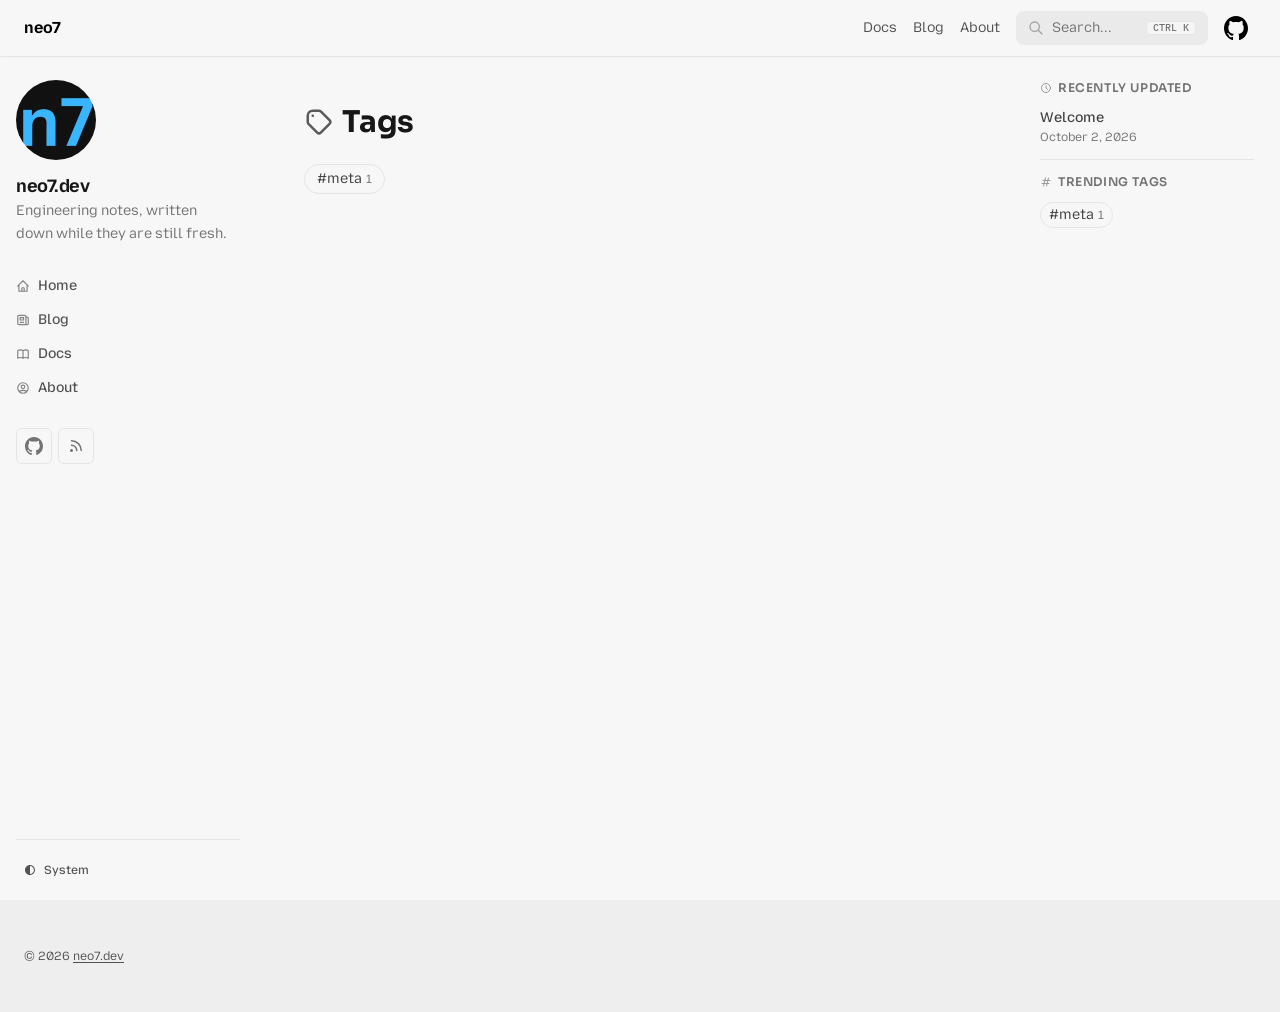
<file: tags/index.html>
<!doctype html><html lang=en dir=ltr><head><meta charset=utf-8><meta name=viewport content="width=device-width,initial-scale=1"><meta name=robots content="index, follow"><link rel="icon shortcut" href=/icons/favicon.ico sizes=32x32><link rel=icon href=/icons/favicon.svg type=image/svg+xml id=favicon-svg><link rel=icon href=/icons/favicon-16x16.png type=image/png sizes=16x16><link rel=icon href=/icons/favicon-32x32.png type=image/png sizes=32x32><link rel=apple-touch-icon href=/icons/apple-touch-icon.png sizes=180x180><link fetchpriority=low href=/site.webmanifest rel=manifest><title>Tags – neo7</title><meta name=description content><link rel=canonical href=https://neo7.dev/tags/ itemprop=url><meta property="og:title" content="Tags"><meta property="og:description" content="
    
      Engineering notes, tooling write-ups and things worth writing down.
    
  "><meta property="og:type" content="
    website
  "><meta property="og:url" content="https://neo7.dev/tags/"><meta itemprop=name content="Tags"><meta itemprop=description content="Engineering notes, tooling write-ups and things worth writing down."><meta itemprop=datePublished content="2026-10-01T00:00:00+00:00"><meta itemprop=dateModified content="2026-10-02T17:22:05+05:30"><meta name=twitter:card content="summary"><meta name=twitter:title content="Tags"><meta name=twitter:description content="Engineering notes, tooling write-ups and things worth writing down."><link rel=preconnect href=https://fonts.googleapis.com><link rel=preconnect href=https://fonts.gstatic.com crossorigin><link href="https://fonts.googleapis.com/css2?family=Sora:wght@100..800&amp;display=swap" rel=stylesheet><link href="https://fonts.googleapis.com/css2?family=Mozilla+Text:wght@200..700&amp;display=swap" rel=stylesheet><link href="https://fonts.googleapis.com/css2?family=Google+Sans+Code:ital,wght@0,300;1,300&amp;display=swap" rel=stylesheet><link href="https://fonts.googleapis.com/css2?family=IBM+Plex+Mono:wght@400;500;600&amp;display=swap" rel=stylesheet><link rel=preload href=/css/compiled/main.min.a60ae297e5ebf736a80a6abbf4fa843cbd5d50f36d36b4195322061a750a291c.css as=style integrity="sha256-pgril+Xr9zaoCmq79PqEPL1dUPNtNrQZUyIGGnUKKRw="><link href=/css/compiled/main.min.a60ae297e5ebf736a80a6abbf4fa843cbd5d50f36d36b4195322061a750a291c.css rel=stylesheet integrity="sha256-pgril+Xr9zaoCmq79PqEPL1dUPNtNrQZUyIGGnUKKRw="><link rel=preload href=/css/custom.db53adfe84e5b02615ee16be498d00c8e7ba99217018fe855236768c17e15770.css as=style integrity="sha256-21Ot/oTlsCYV7ha+SY0AyOe6mSFwGP6FUjZ2jBfhV3A="><link href=/css/custom.db53adfe84e5b02615ee16be498d00c8e7ba99217018fe855236768c17e15770.css rel=stylesheet integrity="sha256-21Ot/oTlsCYV7ha+SY0AyOe6mSFwGP6FUjZ2jBfhV3A="><script src=/js/main-head.min.134c4cfdb4a9fc94139ddb5dc4b976a2f62ad53a84050078fbd22808f61d1b2f.js integrity="sha256-E0xM/bSp/JQTndtdxLl2ovYq1TqEBQB4+9IoCPYdGy8="></script></head><body><a href=#content class="hx:sr-only hx:focus-visible:not-sr-only hx:focus-visible:fixed hx:focus-visible:z-50 hx:focus-visible:top-2 hx:focus-visible:left-2 hx:focus-visible:bg-hextra-accent-500 hx:focus-visible:text-white hx:focus-visible:px-4 hx:focus-visible:py-2 hx:focus-visible:rounded-md hx:focus-visible:text-sm hx:focus-visible:font-medium">Skip to content</a><div class="hextra-nav-container hx:sticky hx:top-0 hx:z-20 hx:w-full hx:bg-transparent hx:print:hidden"><div class="hextra-nav-container-blur hx:pointer-events-none hx:absolute hx:z-[-1] hx:h-full hx:w-full hx:bg-hextra-bg hx:shadow-[0_2px_4px_rgba(0,0,0,.02),0_1px_0_rgba(0,0,0,.06)] hx:contrast-more:shadow-[0_0_0_1px_#000] hx:dark:shadow-[0_-1px_0_rgba(255,255,255,.1)_inset] hx:contrast-more:dark:shadow-[0_0_0_1px_#fff]"></div><nav class="hextra-max-navbar-width hx:mx-auto hx:flex hx:items-center hx:justify-end hx:gap-1 hx:md:gap-2 hx:h-[var(--hextra-navbar-height)] hx:px-6"><a class="hx:flex hx:items-center hx:hover:opacity-75 hx:ltr:mr-auto hx:rtl:ml-auto hextra-blog-rail-toggle" href=/ data-drawer-controls=hextra-blog-rail data-drawer-label="Blog navigation"><span class="hx:mr-2 hx:font-extrabold hx:inline hx:select-none">neo7</span>
</a><a title href=/docs class="hx:text-sm hx:contrast-more:text-neutral-700 hx:contrast-more:dark:text-neutral-100 hx:relative hx:-ml-2 hx:hidden hx:whitespace-nowrap hx:p-2 hx:md:inline-flex hx:items-center hx:gap-1 hx:text-neutral-600 hx:hover:text-neutral-800 hx:dark:text-neutral-400 hx:dark:hover:text-neutral-200"><span class=hx:text-center>Docs</span>
</a><a title href=/blog class="hx:text-sm hx:contrast-more:text-neutral-700 hx:contrast-more:dark:text-neutral-100 hx:relative hx:-ml-2 hx:hidden hx:whitespace-nowrap hx:p-2 hx:md:inline-flex hx:items-center hx:gap-1 hx:text-neutral-600 hx:hover:text-neutral-800 hx:dark:text-neutral-400 hx:dark:hover:text-neutral-200"><span class=hx:text-center>Blog</span>
</a><a title href=/about class="hx:text-sm hx:contrast-more:text-neutral-700 hx:contrast-more:dark:text-neutral-100 hx:relative hx:-ml-2 hx:hidden hx:whitespace-nowrap hx:p-2 hx:md:inline-flex hx:items-center hx:gap-1 hx:text-neutral-600 hx:hover:text-neutral-800 hx:dark:text-neutral-400 hx:dark:hover:text-neutral-200"><span class=hx:text-center>About</span>
</a><button type=button class=hextra-search-trigger data-search-open aria-haspopup=dialog aria-controls=hextra-search-dialog aria-label=Search...><svg class="hextra-search-trigger-icon" focusable="false" fill="none" viewBox="0 0 24 24" stroke-width="2" stroke="currentColor" aria-hidden="true"><path stroke-linecap="round" stroke-linejoin="round" d="M21 21l-6-6m2-5A7 7 0 113 10a7 7 0 0114 0z"/></svg><span class=hextra-search-trigger-label>Search...</span>
<kbd class=hextra-search-trigger-kbd>CTRL K</kbd>
</button>
<a class="hx:p-1 hx:md:p-2 hx:text-current" target=_blank rel=noreferrer href=https://github.com/neo7dev/neo7dev.github.io title=GitHub><svg height="24" fill="currentColor" viewBox="3 3 18 18"><path d="M12 3C7.0275 3 3 7.12937 3 12.2276c0 4.0833 2.57625 7.5321 6.15374 8.7548C9.60374 21.0631 9.77249 20.7863 9.77249 20.5441 9.77249 20.3249 9.76125 19.5982 9.76125 18.8254 7.5 19.2522 6.915 18.2602 6.735 17.7412 6.63375 17.4759 6.19499 16.6569 5.8125 16.4378 5.4975 16.2647 5.0475 15.838 5.80124 15.8264 6.51 15.8149 7.01625 16.4954 7.18499 16.7723 7.99499 18.1679 9.28875 17.7758 9.80625 17.5335 9.885 16.9337 10.1212 16.53 10.38 16.2993 8.3775 16.0687 6.285 15.2728 6.285 11.7432c0-1.0035.34875-1.834.92249-2.47994C7.1175 9.03257 6.8025 8.08674 7.2975 6.81794c0 0 .753749999999999-.24223 2.47499.94583.72001-.20762 1.48501-.31143 2.25001-.31143C12.7875 7.45234 13.5525 7.55615 14.2725 7.76377c1.7212-1.19959 2.475-.94583 2.475-.94583C17.2424 8.08674 16.9275 9.03257 16.8375 9.26326 17.4113 9.9092 17.76 10.7281 17.76 11.7432c0 3.5411-2.1037 4.3255-4.1063 4.5561C13.98 16.5877 14.2613 17.1414 14.2613 18.0065 14.2613 19.2407 14.25 20.2326 14.25 20.5441 14.25 20.7863 14.4188 21.0746 14.8688 20.9824 16.6554 20.364 18.2079 19.1866 19.3078 17.6162c1.0999-1.5705 1.6917-3.4551 1.6922-5.3886C21 7.12937 16.9725 3 12 3z"/></svg>
<span class=hx:sr-only>GitHub</span>
</a><button type=button aria-label=Menu aria-expanded=false class="hextra-hamburger-menu hx:cursor-pointer hx:-mr-1 hx:rounded-sm hx:p-1 hx:active:bg-neutral-400/20 hx:md:hidden hx:hextra-focus-visible-inset"><svg height="24" fill="none" viewBox="0 0 24 24" stroke="currentColor"><g><path stroke-linecap="round" stroke-linejoin="round" stroke-width="2" d="M4 8H20"/></g><g><path stroke-linecap="round" stroke-linejoin="round" stroke-width="2" d="M4 16H20"/></g></svg></button></nav></div><div class="hextra-blog-page hx:mx-auto hx:flex hextra-max-page-width"><aside class="hextra-sidebar-container hx:flex hx:flex-col hx:print:hidden hx:md:top-[var(--hextra-navbar-height)] hx:md:shrink-0 hx:md:w-64 hx:md:self-start hx:max-md:[transform:translate3d(0,-100%,0)] hx:md:hidden"><div class="hextra-scrollbar hx:overflow-y-auto hx:overflow-x-hidden hx:p-4 hx:grow hx:md:h-[calc(100vh-var(--hextra-navbar-height)-var(--menu-height))]"><ul class="hx:flex hx:flex-col hx:gap-1 hx:md:hidden"><li class=open><div class="hextra-sidebar-item hx:group hx:relative hx:flex hx:items-center" data-active=false><a class="hx:flex hx:items-center hx:justify-between hx:gap-2 hx:grow hx:cursor-pointer hx:rounded-sm hx:px-2 hx:py-1.5 hx:text-sm hx:transition-colors [-webkit-tap-highlight-color:transparent] [-webkit-touch-callout:none] hx:hextra-focus-visible-inset hx:ltr:pr-8 hx:rtl:pl-8 hx:text-neutral-500 hx:hover:bg-neutral-200 hx:hover:text-neutral-900 hx:contrast-more:border hx:contrast-more:border-transparent hx:contrast-more:text-neutral-900 hx:contrast-more:hover:border-neutral-900 hx:dark:text-neutral-400 hx:dark:hover:bg-hextra-accent-100/5 hx:dark:hover:text-neutral-50 hx:contrast-more:dark:text-neutral-50 hx:contrast-more:dark:hover:border-neutral-50" href=/docs/><span class="hx:min-w-0 [word-break:break-word]">Docs</span>
</a><button type=button class="hextra-sidebar-collapsible-button hx:absolute hx:top-1/2 hx:-translate-y-1/2 hx:ltr:right-2 hx:rtl:left-2 hx:shrink-0 hx:cursor-pointer hx:p-0 hx:text-neutral-500 hx:dark:text-neutral-400 hx:group-hover:text-neutral-900 hx:dark:group-hover:text-neutral-50 hx:group-data-[active=true]:text-hextra-accent-800 hx:group-data-[active=true]:dark:text-hextra-accent-600 hx:hextra-focus-visible-inset" aria-label="Toggle section" aria-expanded=true><svg fill="none" viewBox="0 0 24 24" stroke="currentColor" aria-hidden="true" focusable="false" class="hx:h-[18px] hx:min-w-[18px] hx:rounded-xs hx:p-0.5 hx:hover:bg-neutral-800/5 hx:dark:hover:bg-neutral-100/5"><path stroke-linecap="round" stroke-linejoin="round" stroke-width="2" d="M9 5l7 7-7 7" class="hx:origin-center hx:transition-transform hx:rtl:-rotate-180"/></svg></button></div><div class="hextra-sidebar-children hx:ltr:pr-0 hx:rtl:pl-0 hx:overflow-hidden"><ul class='hx:relative hx:flex hx:flex-col hx:gap-1 hx:before:absolute hx:before:inset-y-1 hx:before:w-px hx:before:bg-neutral-200 hx:before:content-[""] hx:ltr:ml-3 hx:ltr:pl-3 hx:ltr:before:left-0 hx:rtl:mr-3 hx:rtl:pr-3 hx:rtl:before:right-0 hx:dark:before:bg-neutral-800'><li class="hx:flex hx:flex-col"><div class="hextra-sidebar-item hx:group hx:relative hx:flex hx:items-center" data-active=false><a class="hx:flex hx:items-center hx:justify-between hx:gap-2 hx:grow hx:cursor-pointer hx:rounded-sm hx:px-2 hx:py-1.5 hx:text-sm hx:transition-colors [-webkit-tap-highlight-color:transparent] [-webkit-touch-callout:none] hx:hextra-focus-visible-inset hx:text-neutral-500 hx:hover:bg-neutral-200 hx:hover:text-neutral-900 hx:contrast-more:border hx:contrast-more:border-transparent hx:contrast-more:text-neutral-900 hx:contrast-more:hover:border-neutral-900 hx:dark:text-neutral-400 hx:dark:hover:bg-hextra-accent-100/5 hx:dark:hover:text-neutral-50 hx:contrast-more:dark:text-neutral-50 hx:contrast-more:dark:hover:border-neutral-50" href=/docs/welcome/><span class="hx:min-w-0 [word-break:break-word]">Welcome</span></a></div></li></ul></div></li><li><div class="hextra-sidebar-item hx:group hx:relative hx:flex hx:items-center" data-active=false><a class="hx:flex hx:items-center hx:justify-between hx:gap-2 hx:grow hx:cursor-pointer hx:rounded-sm hx:px-2 hx:py-1.5 hx:text-sm hx:transition-colors [-webkit-tap-highlight-color:transparent] [-webkit-touch-callout:none] hx:hextra-focus-visible-inset hx:ltr:pr-8 hx:rtl:pl-8 hx:text-neutral-500 hx:hover:bg-neutral-200 hx:hover:text-neutral-900 hx:contrast-more:border hx:contrast-more:border-transparent hx:contrast-more:text-neutral-900 hx:contrast-more:hover:border-neutral-900 hx:dark:text-neutral-400 hx:dark:hover:bg-hextra-accent-100/5 hx:dark:hover:text-neutral-50 hx:contrast-more:dark:text-neutral-50 hx:contrast-more:dark:hover:border-neutral-50" href=/blog/><span class="hx:min-w-0 [word-break:break-word]">Blog</span>
</a><button type=button class="hextra-sidebar-collapsible-button hx:absolute hx:top-1/2 hx:-translate-y-1/2 hx:ltr:right-2 hx:rtl:left-2 hx:shrink-0 hx:cursor-pointer hx:p-0 hx:text-neutral-500 hx:dark:text-neutral-400 hx:group-hover:text-neutral-900 hx:dark:group-hover:text-neutral-50 hx:group-data-[active=true]:text-hextra-accent-800 hx:group-data-[active=true]:dark:text-hextra-accent-600 hx:hextra-focus-visible-inset" aria-label="Toggle section" aria-expanded=false><svg fill="none" viewBox="0 0 24 24" stroke="currentColor" aria-hidden="true" focusable="false" class="hx:h-[18px] hx:min-w-[18px] hx:rounded-xs hx:p-0.5 hx:hover:bg-neutral-800/5 hx:dark:hover:bg-neutral-100/5"><path stroke-linecap="round" stroke-linejoin="round" stroke-width="2" d="M9 5l7 7-7 7" class="hx:origin-center hx:transition-transform hx:rtl:-rotate-180"/></svg></button></div><div class="hextra-sidebar-children hx:ltr:pr-0 hx:rtl:pl-0 hx:overflow-hidden"><ul class='hx:relative hx:flex hx:flex-col hx:gap-1 hx:before:absolute hx:before:inset-y-1 hx:before:w-px hx:before:bg-neutral-200 hx:before:content-[""] hx:ltr:ml-3 hx:ltr:pl-3 hx:ltr:before:left-0 hx:rtl:mr-3 hx:rtl:pr-3 hx:rtl:before:right-0 hx:dark:before:bg-neutral-800'><li class="hx:flex hx:flex-col"><div class="hextra-sidebar-item hx:group hx:relative hx:flex hx:items-center" data-active=false><a class="hx:flex hx:items-center hx:justify-between hx:gap-2 hx:grow hx:cursor-pointer hx:rounded-sm hx:px-2 hx:py-1.5 hx:text-sm hx:transition-colors [-webkit-tap-highlight-color:transparent] [-webkit-touch-callout:none] hx:hextra-focus-visible-inset hx:text-neutral-500 hx:hover:bg-neutral-200 hx:hover:text-neutral-900 hx:contrast-more:border hx:contrast-more:border-transparent hx:contrast-more:text-neutral-900 hx:contrast-more:hover:border-neutral-900 hx:dark:text-neutral-400 hx:dark:hover:bg-hextra-accent-100/5 hx:dark:hover:text-neutral-50 hx:contrast-more:dark:text-neutral-50 hx:contrast-more:dark:hover:border-neutral-50" href=/blog/welcome/><span class="hx:min-w-0 [word-break:break-word]">Welcome</span></a></div></li></ul></div></li><li><div class="hextra-sidebar-item hx:group hx:relative hx:flex hx:items-center" data-active=false><a class="hx:flex hx:items-center hx:justify-between hx:gap-2 hx:grow hx:cursor-pointer hx:rounded-sm hx:px-2 hx:py-1.5 hx:text-sm hx:transition-colors [-webkit-tap-highlight-color:transparent] [-webkit-touch-callout:none] hx:hextra-focus-visible-inset hx:text-neutral-500 hx:hover:bg-neutral-200 hx:hover:text-neutral-900 hx:contrast-more:border hx:contrast-more:border-transparent hx:contrast-more:text-neutral-900 hx:contrast-more:hover:border-neutral-900 hx:dark:text-neutral-400 hx:dark:hover:bg-hextra-accent-100/5 hx:dark:hover:text-neutral-50 hx:contrast-more:dark:text-neutral-50 hx:contrast-more:dark:hover:border-neutral-50" href=/about/><span class="hx:min-w-0 [word-break:break-word]">About</span></a></div></li><li class=hextra-sidebar-separator><span class=hx:cursor-default>More</span></li><li><div class="hextra-sidebar-item hx:group hx:relative hx:flex hx:items-center" data-active=false><a class="hx:flex hx:items-center hx:justify-between hx:gap-2 hx:grow hx:cursor-pointer hx:rounded-sm hx:px-2 hx:py-1.5 hx:text-sm hx:transition-colors [-webkit-tap-highlight-color:transparent] [-webkit-touch-callout:none] hx:hextra-focus-visible-inset hx:text-neutral-500 hx:hover:bg-neutral-200 hx:hover:text-neutral-900 hx:contrast-more:border hx:contrast-more:border-transparent hx:contrast-more:text-neutral-900 hx:contrast-more:hover:border-neutral-900 hx:dark:text-neutral-400 hx:dark:hover:bg-hextra-accent-100/5 hx:dark:hover:text-neutral-50 hx:contrast-more:dark:text-neutral-50 hx:contrast-more:dark:hover:border-neutral-50" href=/about><span class="hx:min-w-0 [word-break:break-word]">About</span></a></div></li></ul></div><div class="hx:md:hidden hx:sticky hx:bottom-0 hx:max-h-(--menu-height) hx:bg-hextra-bg hx:mx-4 hx:py-4 hx:shadow-[0_-12px_16px_var(--hextra-bg)] hx:flex hx:items-center hx:gap-2 hx:border-neutral-200 hx:dark:border-neutral-800 hx:contrast-more:border-neutral-400 hx:contrast-more:shadow-none hx:contrast-more:dark:shadow-none hx:border-t" data-toggle-animation=show><div class="hx:flex hx:grow hx:flex-col"><div class="hx:flex hx:justify-items-start hx:group" data-theme=light><button title="Change theme" data-state=closed data-location=bottom class="hextra-theme-toggle hx:cursor-pointer hx:rounded-md hx:text-left hx:font-medium hx:h-7 hx:px-2 hx:text-xs hx:hover:bg-neutral-200 hx:hover:text-neutral-900 hx:dark:hover:bg-neutral-800 hx:dark:hover:text-neutral-50 hx:font-medium hx:text-neutral-600 hx:transition-colors hx:dark:text-neutral-400 hx:grow" type=button aria-label="Change theme" aria-expanded=false aria-haspopup=menu><div class="hx:flex hx:items-center hx:gap-2 hx:capitalize"><svg height="12" class="hx:group-data-[theme=dark]:hidden hx:group-data-[theme=system]:hidden" fill="none" viewBox="0 0 24 24" stroke-width="2" stroke="currentColor" aria-hidden="true"><path stroke-linecap="round" stroke-linejoin="round" d="M12 3v1m0 16v1m9-9h-1M4 12H3m15.364 6.364-.707-.707M6.343 6.343l-.707-.707m12.728.0-.707.707M6.343 17.657l-.707.707M16 12a4 4 0 11-8 0 4 4 0 018 0z"/></svg><span class="hx:group-data-[theme=dark]:hidden hx:group-data-[theme=system]:hidden">Light</span><svg height="12" class="hx:group-data-[theme=light]:hidden hx:group-data-[theme=system]:hidden" fill="none" viewBox="0 0 24 24" stroke-width="2" stroke="currentColor" aria-hidden="true"><path stroke-linecap="round" stroke-linejoin="round" d="M20.354 15.354A9 9 0 018.646 3.646 9.003 9.003.0 0012 21a9.003 9.003.0 008.354-5.646z"/></svg><span class="hx:group-data-[theme=light]:hidden hx:group-data-[theme=system]:hidden">Dark</span><svg height="12" class="hx:group-data-[theme=dark]:hidden hx:group-data-[theme=light]:hidden" viewBox="0 0 24 24" fill="currentColor"><path d="M11.996094 2C6.4986225 2.0192368 2.03125 6.5024993 2.03125 12c0 5.497501 4.4673725 9.980763 9.964844 10H12 12.0039c5.497471-.01924 9.964844-4.502499 9.964844-10 0-5.4975007-4.467373-9.9807632-9.964844-10H12zM12 4c4.417218.017598 7.96875 3.5822356 7.96875 8 0 4.417764-3.551532 7.982402-7.96875 8z"/></svg>
<span class="hx:group-data-[theme=dark]:hidden hx:group-data-[theme=light]:hidden">System</span></div></button><ul class="hextra-theme-toggle-options hx:hidden hx:z-20 hx:max-h-64 hx:overflow-auto hx:rounded-lg hx:border hx:border-neutral-200 hx:bg-neutral-100 hx:p-1 hx:text-sm hx:shadow-lg hx:dark:border-neutral-700 hx:dark:bg-neutral-900" style="position:fixed;inset:auto auto 0 0;margin:0;min-width:100px" data-theme=light role=menu><li role=none class="hx:flex hx:flex-col"><button type=button role=menuitemradio aria-checked=true tabindex=-1 data-item=light class="hx:text-neutral-700 hx:dark:text-neutral-300 hx:hover:bg-hextra-accent-100 hx:hover:text-hextra-accent-700 hx:hover:dark:bg-hextra-accent-950 hx:hover:dark:text-hextra-accent-200 hx:relative hx:cursor-pointer hx:whitespace-nowrap hx:rounded-sm hx:py-1.5 hx:transition-colors hx:ltr:pl-3 hx:ltr:pr-9 hx:rtl:pr-3 hx:rtl:pl-9 hx:text-left hx:w-full hx:bg-transparent hx:border-0">
Light
<span class="hx:absolute hx:inset-y-0 hx:flex hx:items-center hx:ltr:right-3 hx:rtl:left-3 hx:group-data-[theme=dark]:hidden hx:group-data-[theme=system]:hidden"><svg height="1em" width="1em" fill="none" viewBox="0 0 24 24" stroke-width="2" stroke="currentColor" aria-hidden="true"><path stroke-linecap="round" stroke-linejoin="round" d="M5 13l4 4L19 7"/></svg></span></button></li><li role=none class="hx:flex hx:flex-col"><button type=button role=menuitemradio aria-checked=false tabindex=-1 data-item=dark class="hx:text-neutral-700 hx:dark:text-neutral-300 hx:hover:bg-hextra-accent-100 hx:hover:text-hextra-accent-700 hx:hover:dark:bg-hextra-accent-950 hx:hover:dark:text-hextra-accent-200 hx:relative hx:cursor-pointer hx:whitespace-nowrap hx:rounded-sm hx:py-1.5 hx:transition-colors hx:ltr:pl-3 hx:ltr:pr-9 hx:rtl:pr-3 hx:rtl:pl-9 hx:text-left hx:w-full hx:bg-transparent hx:border-0">
Dark
<span class="hx:absolute hx:inset-y-0 hx:flex hx:items-center hx:ltr:right-3 hx:rtl:left-3 hx:group-data-[theme=light]:hidden hx:group-data-[theme=system]:hidden"><svg height="1em" width="1em" fill="none" viewBox="0 0 24 24" stroke-width="2" stroke="currentColor" aria-hidden="true"><path stroke-linecap="round" stroke-linejoin="round" d="M5 13l4 4L19 7"/></svg></span></button></li><li role=none class="hx:flex hx:flex-col"><button type=button role=menuitemradio aria-checked=false tabindex=-1 data-item=system class="hx:text-neutral-700 hx:dark:text-neutral-300 hx:hover:bg-hextra-accent-100 hx:hover:text-hextra-accent-700 hx:hover:dark:bg-hextra-accent-950 hx:hover:dark:text-hextra-accent-200 hx:relative hx:cursor-pointer hx:whitespace-nowrap hx:rounded-sm hx:py-1.5 hx:transition-colors hx:ltr:pl-3 hx:ltr:pr-9 hx:rtl:pr-3 hx:rtl:pl-9 hx:text-left hx:w-full hx:bg-transparent hx:border-0">
System
<span class="hx:absolute hx:inset-y-0 hx:flex hx:items-center hx:ltr:right-3 hx:rtl:left-3 hx:group-data-[theme=dark]:hidden hx:group-data-[theme=light]:hidden"><svg height="1em" width="1em" fill="none" viewBox="0 0 24 24" stroke-width="2" stroke="currentColor" aria-hidden="true"><path stroke-linecap="round" stroke-linejoin="round" d="M5 13l4 4L19 7"/></svg></span></button></li></ul></div></div></div></aside><div class="hextra-blog-rail-backdrop hx:md:hidden hx:print:hidden" hidden></div><aside id=hextra-blog-rail class="hextra-blog-rail hx:print:hidden" aria-label="Blog navigation"><div class="hextra-scrollbar hextra-blog-rail-inner"><div class=hextra-blog-profile><div class=hextra-blog-profile-head><img class=hextra-blog-avatar src=/images/avatar_hu_b2a7a2943d71234c.webp alt aria-hidden=true width=80 height=80 fetchpriority=high><div class=hextra-blog-profile-text><p class=hextra-blog-name>neo7.dev</p><p class=hextra-blog-tagline>Engineering notes, written down while they are still fresh.</p></div></div><ul class=hextra-blog-nav><li><a class=hextra-blog-nav-link href=/><svg height="1em" class="hextra-blog-nav-icon" fill="none" viewBox="0 0 24 24" stroke-width="2" stroke="currentColor" aria-hidden="true"><path stroke-linecap="round" stroke-linejoin="round" d="M3 12l2-2m0 0 7-7 7 7M5 10v10a1 1 0 001 1h3m10-11 2 2m-2-2v10a1 1 0 01-1 1h-3m-6 0a1 1 0 001-1v-4a1 1 0 011-1h2a1 1 0 011 1v4a1 1 0 001 1m-6 0h6"/></svg><span>Home</span></a></li><li><a class=hextra-blog-nav-link href=/blog><svg height="1em" class="hextra-blog-nav-icon" fill="none" viewBox="0 0 24 24" stroke-width="2" stroke="currentColor" aria-hidden="true"><path stroke-linecap="round" stroke-linejoin="round" d="M19 20H5a2 2 0 01-2-2V6a2 2 0 012-2h10a2 2 0 012 2v1m2 13a2 2 0 01-2-2V7m2 13a2 2 0 002-2V9a2 2 0 00-2-2h-2m-4-3H9M7 16h6M7 8h6v4H7V8z"/></svg><span>Blog</span></a></li><li><a class=hextra-blog-nav-link href=/docs><svg height="1em" class="hextra-blog-nav-icon" fill="none" viewBox="0 0 24 24" stroke-width="2" stroke="currentColor" aria-hidden="true"><path stroke-linecap="round" stroke-linejoin="round" d="M12 6.253v13m0-13C10.832 5.477 9.246 5 7.5 5S4.168 5.477 3 6.253v13C4.168 18.477 5.754 18 7.5 18s3.332.477 4.5 1.253m0-13C13.168 5.477 14.754 5 16.5 5c1.747.0 3.332.477 4.5 1.253v13C19.832 18.477 18.247 18 16.5 18c-1.746.0-3.332.477-4.5 1.253"/></svg><span>Docs</span></a></li><li><a class=hextra-blog-nav-link href=/about><svg height="1em" class="hextra-blog-nav-icon" fill="none" viewBox="0 0 24 24" stroke-width="2" stroke="currentColor" aria-hidden="true"><path stroke-linecap="round" stroke-linejoin="round" d="M5.121 17.804A13.937 13.937.0 0112 16c2.5.0 4.847.655 6.879 1.804M15 10a3 3 0 11-6 0 3 3 0 016 0zm6 2A9 9 0 113 12a9 9 0 0118 0z"/></svg><span>About</span></a></li></ul><ul class=hextra-blog-socials aria-label="Social links"><li><a class=hextra-blog-social href=https://github.com/neo7dev/neo7dev.github.io target=_blank rel=noreferrer title=GitHub><svg height="18" width="18" fill="currentColor" viewBox="3 3 18 18"><path d="M12 3C7.0275 3 3 7.12937 3 12.2276c0 4.0833 2.57625 7.5321 6.15374 8.7548C9.60374 21.0631 9.77249 20.7863 9.77249 20.5441 9.77249 20.3249 9.76125 19.5982 9.76125 18.8254 7.5 19.2522 6.915 18.2602 6.735 17.7412 6.63375 17.4759 6.19499 16.6569 5.8125 16.4378 5.4975 16.2647 5.0475 15.838 5.80124 15.8264 6.51 15.8149 7.01625 16.4954 7.18499 16.7723 7.99499 18.1679 9.28875 17.7758 9.80625 17.5335 9.885 16.9337 10.1212 16.53 10.38 16.2993 8.3775 16.0687 6.285 15.2728 6.285 11.7432c0-1.0035.34875-1.834.92249-2.47994C7.1175 9.03257 6.8025 8.08674 7.2975 6.81794c0 0 .753749999999999-.24223 2.47499.94583.72001-.20762 1.48501-.31143 2.25001-.31143C12.7875 7.45234 13.5525 7.55615 14.2725 7.76377c1.7212-1.19959 2.475-.94583 2.475-.94583C17.2424 8.08674 16.9275 9.03257 16.8375 9.26326 17.4113 9.9092 17.76 10.7281 17.76 11.7432c0 3.5411-2.1037 4.3255-4.1063 4.5561C13.98 16.5877 14.2613 17.1414 14.2613 18.0065 14.2613 19.2407 14.25 20.2326 14.25 20.5441 14.25 20.7863 14.4188 21.0746 14.8688 20.9824 16.6554 20.364 18.2079 19.1866 19.3078 17.6162c1.0999-1.5705 1.6917-3.4551 1.6922-5.3886C21 7.12937 16.9725 3 12 3z"/></svg>
<span class=hx:sr-only>GitHub</span></a></li><li><a class=hextra-blog-social href=/blog/index.xml title=RSS><svg height="18" width="18" fill="none" viewBox="0 0 24 24" stroke-width="2" stroke="currentColor" aria-hidden="true"><path stroke-linecap="round" stroke-linejoin="round" d="M6 5c7.18.0 13 5.82 13 13M6 11a7 7 0 017 7m-6 0a1 1 0 11-2 0 1 1 0 012 0z"/></svg><span class=hx:sr-only>RSS</span></a></li></ul></div></div><div class=hextra-blog-rail-switches data-toggle-animation=show><div class="hx:flex hx:grow hx:flex-col"><div class="hx:flex hx:justify-items-start hx:group" data-theme=light><button title="Change theme" data-state=closed data-location=bottom class="hextra-theme-toggle hx:cursor-pointer hx:rounded-md hx:text-left hx:font-medium hx:h-7 hx:px-2 hx:text-xs hx:hover:bg-neutral-200 hx:hover:text-neutral-900 hx:dark:hover:bg-neutral-800 hx:dark:hover:text-neutral-50 hx:font-medium hx:text-neutral-600 hx:transition-colors hx:dark:text-neutral-400 hx:grow" type=button aria-label="Change theme" aria-expanded=false aria-haspopup=menu><div class="hx:flex hx:items-center hx:gap-2 hx:capitalize"><svg height="12" class="hx:group-data-[theme=dark]:hidden hx:group-data-[theme=system]:hidden" fill="none" viewBox="0 0 24 24" stroke-width="2" stroke="currentColor" aria-hidden="true"><path stroke-linecap="round" stroke-linejoin="round" d="M12 3v1m0 16v1m9-9h-1M4 12H3m15.364 6.364-.707-.707M6.343 6.343l-.707-.707m12.728.0-.707.707M6.343 17.657l-.707.707M16 12a4 4 0 11-8 0 4 4 0 018 0z"/></svg><span class="hx:group-data-[theme=dark]:hidden hx:group-data-[theme=system]:hidden">Light</span><svg height="12" class="hx:group-data-[theme=light]:hidden hx:group-data-[theme=system]:hidden" fill="none" viewBox="0 0 24 24" stroke-width="2" stroke="currentColor" aria-hidden="true"><path stroke-linecap="round" stroke-linejoin="round" d="M20.354 15.354A9 9 0 018.646 3.646 9.003 9.003.0 0012 21a9.003 9.003.0 008.354-5.646z"/></svg><span class="hx:group-data-[theme=light]:hidden hx:group-data-[theme=system]:hidden">Dark</span><svg height="12" class="hx:group-data-[theme=dark]:hidden hx:group-data-[theme=light]:hidden" viewBox="0 0 24 24" fill="currentColor"><path d="M11.996094 2C6.4986225 2.0192368 2.03125 6.5024993 2.03125 12c0 5.497501 4.4673725 9.980763 9.964844 10H12 12.0039c5.497471-.01924 9.964844-4.502499 9.964844-10 0-5.4975007-4.467373-9.9807632-9.964844-10H12zM12 4c4.417218.017598 7.96875 3.5822356 7.96875 8 0 4.417764-3.551532 7.982402-7.96875 8z"/></svg>
<span class="hx:group-data-[theme=dark]:hidden hx:group-data-[theme=light]:hidden">System</span></div></button><ul class="hextra-theme-toggle-options hx:hidden hx:z-20 hx:max-h-64 hx:overflow-auto hx:rounded-lg hx:border hx:border-neutral-200 hx:bg-neutral-100 hx:p-1 hx:text-sm hx:shadow-lg hx:dark:border-neutral-700 hx:dark:bg-neutral-900" style="position:fixed;inset:auto auto 0 0;margin:0;min-width:100px" data-theme=light role=menu><li role=none class="hx:flex hx:flex-col"><button type=button role=menuitemradio aria-checked=true tabindex=-1 data-item=light class="hx:text-neutral-700 hx:dark:text-neutral-300 hx:hover:bg-hextra-accent-100 hx:hover:text-hextra-accent-700 hx:hover:dark:bg-hextra-accent-950 hx:hover:dark:text-hextra-accent-200 hx:relative hx:cursor-pointer hx:whitespace-nowrap hx:rounded-sm hx:py-1.5 hx:transition-colors hx:ltr:pl-3 hx:ltr:pr-9 hx:rtl:pr-3 hx:rtl:pl-9 hx:text-left hx:w-full hx:bg-transparent hx:border-0">
Light
<span class="hx:absolute hx:inset-y-0 hx:flex hx:items-center hx:ltr:right-3 hx:rtl:left-3 hx:group-data-[theme=dark]:hidden hx:group-data-[theme=system]:hidden"><svg height="1em" width="1em" fill="none" viewBox="0 0 24 24" stroke-width="2" stroke="currentColor" aria-hidden="true"><path stroke-linecap="round" stroke-linejoin="round" d="M5 13l4 4L19 7"/></svg></span></button></li><li role=none class="hx:flex hx:flex-col"><button type=button role=menuitemradio aria-checked=false tabindex=-1 data-item=dark class="hx:text-neutral-700 hx:dark:text-neutral-300 hx:hover:bg-hextra-accent-100 hx:hover:text-hextra-accent-700 hx:hover:dark:bg-hextra-accent-950 hx:hover:dark:text-hextra-accent-200 hx:relative hx:cursor-pointer hx:whitespace-nowrap hx:rounded-sm hx:py-1.5 hx:transition-colors hx:ltr:pl-3 hx:ltr:pr-9 hx:rtl:pr-3 hx:rtl:pl-9 hx:text-left hx:w-full hx:bg-transparent hx:border-0">
Dark
<span class="hx:absolute hx:inset-y-0 hx:flex hx:items-center hx:ltr:right-3 hx:rtl:left-3 hx:group-data-[theme=light]:hidden hx:group-data-[theme=system]:hidden"><svg height="1em" width="1em" fill="none" viewBox="0 0 24 24" stroke-width="2" stroke="currentColor" aria-hidden="true"><path stroke-linecap="round" stroke-linejoin="round" d="M5 13l4 4L19 7"/></svg></span></button></li><li role=none class="hx:flex hx:flex-col"><button type=button role=menuitemradio aria-checked=false tabindex=-1 data-item=system class="hx:text-neutral-700 hx:dark:text-neutral-300 hx:hover:bg-hextra-accent-100 hx:hover:text-hextra-accent-700 hx:hover:dark:bg-hextra-accent-950 hx:hover:dark:text-hextra-accent-200 hx:relative hx:cursor-pointer hx:whitespace-nowrap hx:rounded-sm hx:py-1.5 hx:transition-colors hx:ltr:pl-3 hx:ltr:pr-9 hx:rtl:pr-3 hx:rtl:pl-9 hx:text-left hx:w-full hx:bg-transparent hx:border-0">
System
<span class="hx:absolute hx:inset-y-0 hx:flex hx:items-center hx:ltr:right-3 hx:rtl:left-3 hx:group-data-[theme=dark]:hidden hx:group-data-[theme=light]:hidden"><svg height="1em" width="1em" fill="none" viewBox="0 0 24 24" stroke-width="2" stroke="currentColor" aria-hidden="true"><path stroke-linecap="round" stroke-linejoin="round" d="M5 13l4 4L19 7"/></svg></span></button></li></ul></div></div></div></aside><article class="hx:w-full hx:break-words hx:flex hx:min-h-[calc(100vh-var(--hextra-navbar-height))] hx:min-w-0 hx:justify-center hx:pb-8 hx:pr-[calc(env(safe-area-inset-right)-1.5rem)]"><main id=content class="hx:w-full hx:min-w-0 hextra-max-content-width hx:px-6 hx:pt-4 hx:md:px-12"><br class="hx:mt-1.5 hx:text-sm"><h1 class=hextra-tag-page-title><svg height="1em" class="hextra-tag-page-icon" fill="none" viewBox="0 0 24 24" stroke-width="2" stroke="currentColor" aria-hidden="true"><path stroke-linecap="round" stroke-linejoin="round" d="M7 7h.01M7 3h5c.512.0 1.024.195 1.414.586l7 7a2 2 0 010 2.828l-7 7a2 2 0 01-2.828.0l-7-7A1.994 1.994.0 013 12V7a4 4 0 014-4z"/></svg><span>Tags</span></h1><div class=content></div><div class=hextra-tag-browse><a class=hextra-tag-chip href=/tags/meta/><span>#meta</span>
<span class=hextra-tag-count>1</span></a></div><aside class="hextra-blog-widgets-inline hx:print:hidden" aria-label="More from the blog"><section class=hextra-blog-widget><h2 class=hextra-blog-widget-title><svg height="1em" class="hextra-blog-widget-icon" fill="none" viewBox="0 0 24 24" stroke-width="2" stroke="currentColor" aria-hidden="true"><path stroke-linecap="round" stroke-linejoin="round" d="M12 8v4l3 3m6-3A9 9 0 113 12a9 9 0 0118 0z"/></svg><span>Recently updated</span></h2><ul class=hextra-blog-widget-list><li><a class=hextra-blog-widget-link href=/blog/welcome/><span class=hextra-blog-widget-label>Welcome</span>
<span class=hextra-blog-widget-meta>October 2, 2026</span></a></li></ul></section><section class=hextra-blog-widget><h2 class=hextra-blog-widget-title><svg height="1em" class="hextra-blog-widget-icon" fill="none" viewBox="0 0 24 24" stroke-width="2" stroke="currentColor" aria-hidden="true"><path stroke-linecap="round" stroke-linejoin="round" d="M7 20l4-16m2 16 4-16M6 9h14M4 15h14"/></svg><span>Trending tags</span></h2><div class=hextra-tag-cloud><a class=hextra-tag-chip href=/tags/meta/><span>#meta</span>
<span class=hextra-tag-count>1</span></a></div></section></aside></main></article><aside class="hextra-blog-widgets hx:print:hidden" aria-label="More from the blog"><div class="hextra-scrollbar hextra-blog-widgets-inner"><section class=hextra-blog-widget><h2 class=hextra-blog-widget-title><svg height="1em" class="hextra-blog-widget-icon" fill="none" viewBox="0 0 24 24" stroke-width="2" stroke="currentColor" aria-hidden="true"><path stroke-linecap="round" stroke-linejoin="round" d="M12 8v4l3 3m6-3A9 9 0 113 12a9 9 0 0118 0z"/></svg><span>Recently updated</span></h2><ul class=hextra-blog-widget-list><li><a class=hextra-blog-widget-link href=/blog/welcome/><span class=hextra-blog-widget-label>Welcome</span>
<span class=hextra-blog-widget-meta>October 2, 2026</span></a></li></ul></section><section class=hextra-blog-widget><h2 class=hextra-blog-widget-title><svg height="1em" class="hextra-blog-widget-icon" fill="none" viewBox="0 0 24 24" stroke-width="2" stroke="currentColor" aria-hidden="true"><path stroke-linecap="round" stroke-linejoin="round" d="M7 20l4-16m2 16 4-16M6 9h14M4 15h14"/></svg><span>Trending tags</span></h2><div class=hextra-tag-cloud><a class=hextra-tag-chip href=/tags/meta/><span>#meta</span>
<span class=hextra-tag-count>1</span></a></div></section></div></aside></div><footer class="hextra-footer hx:bg-neutral-200/50 hx:pb-[env(safe-area-inset-bottom)] hx:dark:bg-neutral-800/50 hx:print:bg-transparent"><div class="hextra-custom-footer hextra-max-footer-width hx:mx-auto hx:pl-[max(env(safe-area-inset-left),1.5rem)] hx:pr-[max(env(safe-area-inset-right),1.5rem)] hx:text-neutral-600 hx:dark:text-neutral-400"><div class="hx:flex hx:justify-center hx:py-12 hx:md:justify-start"><div class=hx:text-xs>&copy; 2026
<a href=https://neo7.dev class="hx:underline hx:underline-offset-2 hx:decoration-from-font hx:hover:text-neutral-900 hx:dark:hover:text-neutral-100">neo7.dev</a></div></div></div></footer><dialog id=hextra-search-dialog class=hextra-search-dialog aria-label=Search...><div class=hextra-search><div class=hextra-search-input-wrapper><svg class="hextra-search-input-icon" focusable="false" fill="none" viewBox="0 0 24 24" stroke-width="2" stroke="currentColor" aria-hidden="true"><path stroke-linecap="round" stroke-linejoin="round" d="M21 21l-6-6m2-5A7 7 0 113 10a7 7 0 0114 0z"/></svg><input class=hextra-search-input type=search role=combobox autocomplete=off autocorrect=off autocapitalize=off spellcheck=false placeholder=Search... aria-label=Search... aria-controls=hextra-search-results aria-expanded=false><button type=button class=hextra-search-input-kbd data-search-close aria-label=Close>ESC</button></div><div class=hextra-search-results-viewport data-search-viewport><div class="hextra-search-results-inner hextra-scrollbar" data-search-inner><ul id=hextra-search-results class=hextra-search-results role=listbox aria-label="Search results"></ul><div class=hextra-search-empty data-search-empty hidden>No results found.</div></div></div><div class="hextra-search-status hx:sr-only" aria-live=polite role=status></div></div></dialog><script defer src=/js/main.min.5701599302c086c61e2b05a62abe3e4c29b2770f581b5057b240c6a668effb75.js integrity="sha256-VwFZkwLAhsYeKwWmKr4+TCmydw9YG1BXskDGpmjv+3U="></script><script defer src=/js/flexsearch.433e941a8a573ebb9931fc16fc75266ab6b93f569ac2fb4f3dc66882e0416f4c.js integrity="sha256-Qz6UGopXPruZMfwW/HUmara5P1aawvtPPcZoguBBb0w=" crossorigin=anonymous></script><script defer src=/en.search.min.6f73bdd5f28b46f10a7855771820095254b5f243e3a030001fc346fa02817c10.js integrity="sha256-b3O91fKLRvEKeFV3GCAJUlS18kPjoDAAH8NG+gKBfBA="></script><script defer src=/en.search-dialog.min.fda123910557b5b3a328696105af51f85abc3cfc6784387c49b11b5b857b256f.js integrity="sha256-/aEjkQVXtbOjKGlhBa9R+Fq8PPxnhDh8SbEbW4V7JW8="></script></body></html>
</file>
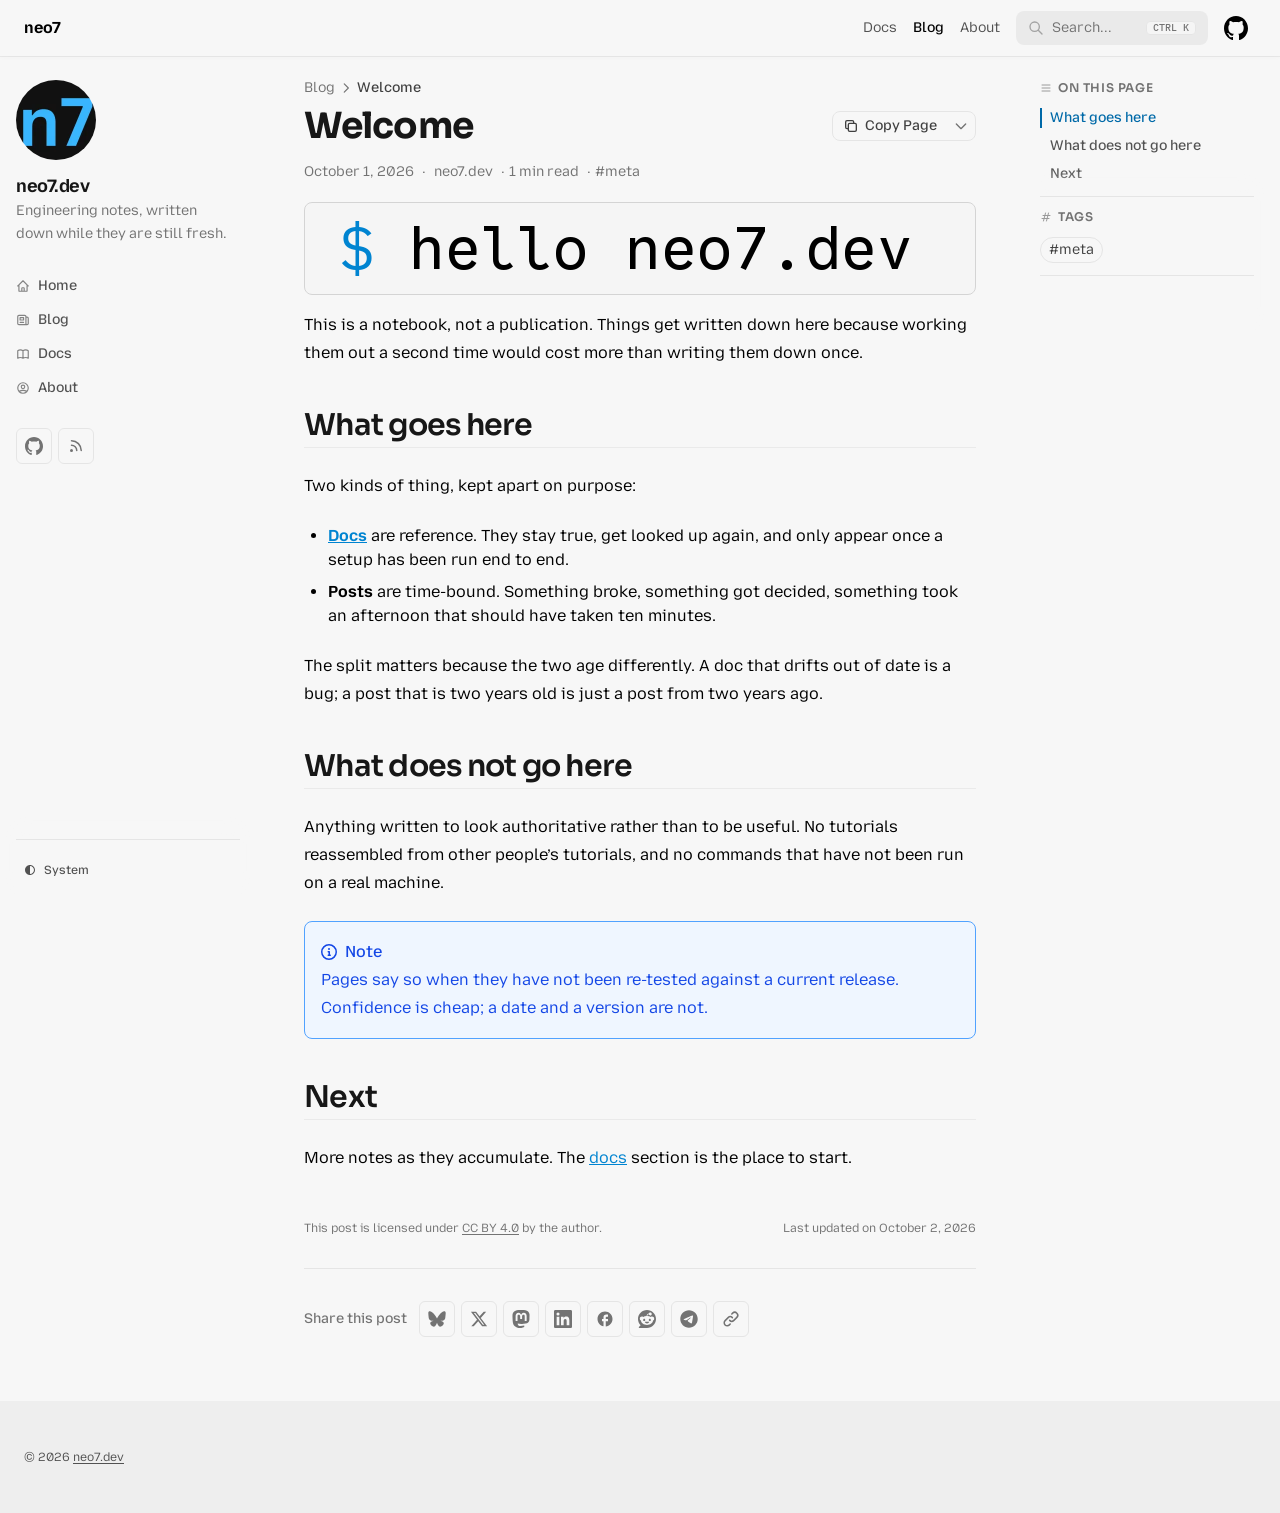
<file: blog/welcome/index.html>
<!doctype html><html lang=en dir=ltr><head><meta charset=utf-8><meta name=viewport content="width=device-width,initial-scale=1"><meta name=robots content="index, follow"><link rel="icon shortcut" href=/icons/favicon.ico sizes=32x32><link rel=icon href=/icons/favicon.svg type=image/svg+xml id=favicon-svg><link rel=icon href=/icons/favicon-16x16.png type=image/png sizes=16x16><link rel=icon href=/icons/favicon-32x32.png type=image/png sizes=32x32><link rel=apple-touch-icon href=/icons/apple-touch-icon.png sizes=180x180><link fetchpriority=low href=/site.webmanifest rel=manifest><title>Welcome – neo7</title><meta name=description content="A new site for engineering notes — what goes here, what does not, and why writing it down beats working it out twice."><link rel=canonical href=https://neo7.dev/blog/welcome/ itemprop=url><meta property="og:title" content="Welcome"><meta property="og:description" content="
    
      A new site for engineering notes — what goes here, what does not, and why writing it down beats working it out twice.
    
  "><meta property="og:type" content="
    article
  "><meta property="og:url" content="https://neo7.dev/blog/welcome/"><meta property="article:section" content="blog"><meta property="article:published_time" content="2026-10-01T00:00:00+00:00"><meta property="article:modified_time" content="2026-10-02T17:22:05+05:30"><meta itemprop=name content="Welcome"><meta itemprop=description content="A new site for engineering notes — what goes here, what does not, and why writing it down beats working it out twice."><meta itemprop=datePublished content="2026-10-01T00:00:00+00:00"><meta itemprop=dateModified content="2026-10-02T17:22:05+05:30"><meta itemprop=wordCount content="183"><meta itemprop=keywords content="Meta"><meta name=twitter:card content="summary"><meta name=twitter:title content="Welcome"><meta name=twitter:description content="A new site for engineering notes — what goes here, what does not, and why writing it down beats working it out twice."><link rel=preconnect href=https://fonts.googleapis.com><link rel=preconnect href=https://fonts.gstatic.com crossorigin><link href="https://fonts.googleapis.com/css2?family=Sora:wght@100..800&amp;display=swap" rel=stylesheet><link href="https://fonts.googleapis.com/css2?family=Mozilla+Text:wght@200..700&amp;display=swap" rel=stylesheet><link href="https://fonts.googleapis.com/css2?family=Google+Sans+Code:ital,wght@0,300;1,300&amp;display=swap" rel=stylesheet><link href="https://fonts.googleapis.com/css2?family=IBM+Plex+Mono:wght@400;500;600&amp;display=swap" rel=stylesheet><link rel=preload href=/css/compiled/main.min.a60ae297e5ebf736a80a6abbf4fa843cbd5d50f36d36b4195322061a750a291c.css as=style integrity="sha256-pgril+Xr9zaoCmq79PqEPL1dUPNtNrQZUyIGGnUKKRw="><link href=/css/compiled/main.min.a60ae297e5ebf736a80a6abbf4fa843cbd5d50f36d36b4195322061a750a291c.css rel=stylesheet integrity="sha256-pgril+Xr9zaoCmq79PqEPL1dUPNtNrQZUyIGGnUKKRw="><link rel=preload href=/css/custom.db53adfe84e5b02615ee16be498d00c8e7ba99217018fe855236768c17e15770.css as=style integrity="sha256-21Ot/oTlsCYV7ha+SY0AyOe6mSFwGP6FUjZ2jBfhV3A="><link href=/css/custom.db53adfe84e5b02615ee16be498d00c8e7ba99217018fe855236768c17e15770.css rel=stylesheet integrity="sha256-21Ot/oTlsCYV7ha+SY0AyOe6mSFwGP6FUjZ2jBfhV3A="><script src=/js/main-head.min.134c4cfdb4a9fc94139ddb5dc4b976a2f62ad53a84050078fbd22808f61d1b2f.js integrity="sha256-E0xM/bSp/JQTndtdxLl2ovYq1TqEBQB4+9IoCPYdGy8="></script></head><body><a href=#content class="hx:sr-only hx:focus-visible:not-sr-only hx:focus-visible:fixed hx:focus-visible:z-50 hx:focus-visible:top-2 hx:focus-visible:left-2 hx:focus-visible:bg-hextra-accent-500 hx:focus-visible:text-white hx:focus-visible:px-4 hx:focus-visible:py-2 hx:focus-visible:rounded-md hx:focus-visible:text-sm hx:focus-visible:font-medium">Skip to content</a><div class="hextra-nav-container hx:sticky hx:top-0 hx:z-20 hx:w-full hx:bg-transparent hx:print:hidden"><div class="hextra-nav-container-blur hx:pointer-events-none hx:absolute hx:z-[-1] hx:h-full hx:w-full hx:bg-hextra-bg hx:shadow-[0_2px_4px_rgba(0,0,0,.02),0_1px_0_rgba(0,0,0,.06)] hx:contrast-more:shadow-[0_0_0_1px_#000] hx:dark:shadow-[0_-1px_0_rgba(255,255,255,.1)_inset] hx:contrast-more:dark:shadow-[0_0_0_1px_#fff]"></div><nav class="hextra-max-navbar-width hx:mx-auto hx:flex hx:items-center hx:justify-end hx:gap-1 hx:md:gap-2 hx:h-[var(--hextra-navbar-height)] hx:px-6"><a class="hx:flex hx:items-center hx:hover:opacity-75 hx:ltr:mr-auto hx:rtl:ml-auto hextra-blog-rail-toggle" href=/ data-drawer-controls=hextra-blog-rail data-drawer-label="Blog navigation"><span class="hx:mr-2 hx:font-extrabold hx:inline hx:select-none">neo7</span>
</a><a title href=/docs class="hx:text-sm hx:contrast-more:text-neutral-700 hx:contrast-more:dark:text-neutral-100 hx:relative hx:-ml-2 hx:hidden hx:whitespace-nowrap hx:p-2 hx:md:inline-flex hx:items-center hx:gap-1 hx:text-neutral-600 hx:hover:text-neutral-800 hx:dark:text-neutral-400 hx:dark:hover:text-neutral-200"><span class=hx:text-center>Docs</span>
</a><a title href=/blog class="hx:text-sm hx:contrast-more:text-neutral-700 hx:contrast-more:dark:text-neutral-100 hx:relative hx:-ml-2 hx:hidden hx:whitespace-nowrap hx:p-2 hx:md:inline-flex hx:items-center hx:gap-1 hx:font-medium"><span class=hx:text-center>Blog</span>
</a><a title href=/about class="hx:text-sm hx:contrast-more:text-neutral-700 hx:contrast-more:dark:text-neutral-100 hx:relative hx:-ml-2 hx:hidden hx:whitespace-nowrap hx:p-2 hx:md:inline-flex hx:items-center hx:gap-1 hx:text-neutral-600 hx:hover:text-neutral-800 hx:dark:text-neutral-400 hx:dark:hover:text-neutral-200"><span class=hx:text-center>About</span>
</a><button type=button class=hextra-search-trigger data-search-open aria-haspopup=dialog aria-controls=hextra-search-dialog aria-label=Search...><svg class="hextra-search-trigger-icon" focusable="false" fill="none" viewBox="0 0 24 24" stroke-width="2" stroke="currentColor" aria-hidden="true"><path stroke-linecap="round" stroke-linejoin="round" d="M21 21l-6-6m2-5A7 7 0 113 10a7 7 0 0114 0z"/></svg><span class=hextra-search-trigger-label>Search...</span>
<kbd class=hextra-search-trigger-kbd>CTRL K</kbd>
</button>
<a class="hx:p-1 hx:md:p-2 hx:text-current" target=_blank rel=noreferrer href=https://github.com/neo7dev/neo7dev.github.io title=GitHub><svg height="24" fill="currentColor" viewBox="3 3 18 18"><path d="M12 3C7.0275 3 3 7.12937 3 12.2276c0 4.0833 2.57625 7.5321 6.15374 8.7548C9.60374 21.0631 9.77249 20.7863 9.77249 20.5441 9.77249 20.3249 9.76125 19.5982 9.76125 18.8254 7.5 19.2522 6.915 18.2602 6.735 17.7412 6.63375 17.4759 6.19499 16.6569 5.8125 16.4378 5.4975 16.2647 5.0475 15.838 5.80124 15.8264 6.51 15.8149 7.01625 16.4954 7.18499 16.7723 7.99499 18.1679 9.28875 17.7758 9.80625 17.5335 9.885 16.9337 10.1212 16.53 10.38 16.2993 8.3775 16.0687 6.285 15.2728 6.285 11.7432c0-1.0035.34875-1.834.92249-2.47994C7.1175 9.03257 6.8025 8.08674 7.2975 6.81794c0 0 .753749999999999-.24223 2.47499.94583.72001-.20762 1.48501-.31143 2.25001-.31143C12.7875 7.45234 13.5525 7.55615 14.2725 7.76377c1.7212-1.19959 2.475-.94583 2.475-.94583C17.2424 8.08674 16.9275 9.03257 16.8375 9.26326 17.4113 9.9092 17.76 10.7281 17.76 11.7432c0 3.5411-2.1037 4.3255-4.1063 4.5561C13.98 16.5877 14.2613 17.1414 14.2613 18.0065 14.2613 19.2407 14.25 20.2326 14.25 20.5441 14.25 20.7863 14.4188 21.0746 14.8688 20.9824 16.6554 20.364 18.2079 19.1866 19.3078 17.6162c1.0999-1.5705 1.6917-3.4551 1.6922-5.3886C21 7.12937 16.9725 3 12 3z"/></svg>
<span class=hx:sr-only>GitHub</span>
</a><button type=button aria-label=Menu aria-expanded=false class="hextra-hamburger-menu hx:cursor-pointer hx:-mr-1 hx:rounded-sm hx:p-1 hx:active:bg-neutral-400/20 hx:md:hidden hx:hextra-focus-visible-inset"><svg height="24" fill="none" viewBox="0 0 24 24" stroke="currentColor"><g><path stroke-linecap="round" stroke-linejoin="round" stroke-width="2" d="M4 8H20"/></g><g><path stroke-linecap="round" stroke-linejoin="round" stroke-width="2" d="M4 16H20"/></g></svg></button></nav></div><div class="hextra-blog-page hx:mx-auto hx:flex hextra-max-page-width"><aside class="hextra-sidebar-container hx:flex hx:flex-col hx:print:hidden hx:md:top-[var(--hextra-navbar-height)] hx:md:shrink-0 hx:md:w-64 hx:md:self-start hx:max-md:[transform:translate3d(0,-100%,0)] hx:md:hidden"><div class="hextra-scrollbar hx:overflow-y-auto hx:overflow-x-hidden hx:p-4 hx:grow hx:md:h-[calc(100vh-var(--hextra-navbar-height)-var(--menu-height))]"><ul class="hx:flex hx:flex-col hx:gap-1 hx:md:hidden"><li class=open><div class="hextra-sidebar-item hx:group hx:relative hx:flex hx:items-center" data-active=false><a class="hx:flex hx:items-center hx:justify-between hx:gap-2 hx:grow hx:cursor-pointer hx:rounded-sm hx:px-2 hx:py-1.5 hx:text-sm hx:transition-colors [-webkit-tap-highlight-color:transparent] [-webkit-touch-callout:none] hx:hextra-focus-visible-inset hx:ltr:pr-8 hx:rtl:pl-8 hx:text-neutral-500 hx:hover:bg-neutral-200 hx:hover:text-neutral-900 hx:contrast-more:border hx:contrast-more:border-transparent hx:contrast-more:text-neutral-900 hx:contrast-more:hover:border-neutral-900 hx:dark:text-neutral-400 hx:dark:hover:bg-hextra-accent-100/5 hx:dark:hover:text-neutral-50 hx:contrast-more:dark:text-neutral-50 hx:contrast-more:dark:hover:border-neutral-50" href=/docs/><span class="hx:min-w-0 [word-break:break-word]">Docs</span>
</a><button type=button class="hextra-sidebar-collapsible-button hx:absolute hx:top-1/2 hx:-translate-y-1/2 hx:ltr:right-2 hx:rtl:left-2 hx:shrink-0 hx:cursor-pointer hx:p-0 hx:text-neutral-500 hx:dark:text-neutral-400 hx:group-hover:text-neutral-900 hx:dark:group-hover:text-neutral-50 hx:group-data-[active=true]:text-hextra-accent-800 hx:group-data-[active=true]:dark:text-hextra-accent-600 hx:hextra-focus-visible-inset" aria-label="Toggle section" aria-expanded=true><svg fill="none" viewBox="0 0 24 24" stroke="currentColor" aria-hidden="true" focusable="false" class="hx:h-[18px] hx:min-w-[18px] hx:rounded-xs hx:p-0.5 hx:hover:bg-neutral-800/5 hx:dark:hover:bg-neutral-100/5"><path stroke-linecap="round" stroke-linejoin="round" stroke-width="2" d="M9 5l7 7-7 7" class="hx:origin-center hx:transition-transform hx:rtl:-rotate-180"/></svg></button></div><div class="hextra-sidebar-children hx:ltr:pr-0 hx:rtl:pl-0 hx:overflow-hidden"><ul class='hx:relative hx:flex hx:flex-col hx:gap-1 hx:before:absolute hx:before:inset-y-1 hx:before:w-px hx:before:bg-neutral-200 hx:before:content-[""] hx:ltr:ml-3 hx:ltr:pl-3 hx:ltr:before:left-0 hx:rtl:mr-3 hx:rtl:pr-3 hx:rtl:before:right-0 hx:dark:before:bg-neutral-800'><li class="hx:flex hx:flex-col"><div class="hextra-sidebar-item hx:group hx:relative hx:flex hx:items-center" data-active=false><a class="hx:flex hx:items-center hx:justify-between hx:gap-2 hx:grow hx:cursor-pointer hx:rounded-sm hx:px-2 hx:py-1.5 hx:text-sm hx:transition-colors [-webkit-tap-highlight-color:transparent] [-webkit-touch-callout:none] hx:hextra-focus-visible-inset hx:text-neutral-500 hx:hover:bg-neutral-200 hx:hover:text-neutral-900 hx:contrast-more:border hx:contrast-more:border-transparent hx:contrast-more:text-neutral-900 hx:contrast-more:hover:border-neutral-900 hx:dark:text-neutral-400 hx:dark:hover:bg-hextra-accent-100/5 hx:dark:hover:text-neutral-50 hx:contrast-more:dark:text-neutral-50 hx:contrast-more:dark:hover:border-neutral-50" href=/docs/welcome/><span class="hx:min-w-0 [word-break:break-word]">Welcome</span></a></div></li></ul></div></li><li class=open><div class="hextra-sidebar-item hx:group hx:relative hx:flex hx:items-center" data-active=false><a class="hx:flex hx:items-center hx:justify-between hx:gap-2 hx:grow hx:cursor-pointer hx:rounded-sm hx:px-2 hx:py-1.5 hx:text-sm hx:transition-colors [-webkit-tap-highlight-color:transparent] [-webkit-touch-callout:none] hx:hextra-focus-visible-inset hx:ltr:pr-8 hx:rtl:pl-8 hx:text-neutral-500 hx:hover:bg-neutral-200 hx:hover:text-neutral-900 hx:contrast-more:border hx:contrast-more:border-transparent hx:contrast-more:text-neutral-900 hx:contrast-more:hover:border-neutral-900 hx:dark:text-neutral-400 hx:dark:hover:bg-hextra-accent-100/5 hx:dark:hover:text-neutral-50 hx:contrast-more:dark:text-neutral-50 hx:contrast-more:dark:hover:border-neutral-50" href=/blog/><span class="hx:min-w-0 [word-break:break-word]">Blog</span>
</a><button type=button class="hextra-sidebar-collapsible-button hx:absolute hx:top-1/2 hx:-translate-y-1/2 hx:ltr:right-2 hx:rtl:left-2 hx:shrink-0 hx:cursor-pointer hx:p-0 hx:text-neutral-500 hx:dark:text-neutral-400 hx:group-hover:text-neutral-900 hx:dark:group-hover:text-neutral-50 hx:group-data-[active=true]:text-hextra-accent-800 hx:group-data-[active=true]:dark:text-hextra-accent-600 hx:hextra-focus-visible-inset" aria-label="Toggle section" aria-expanded=true><svg fill="none" viewBox="0 0 24 24" stroke="currentColor" aria-hidden="true" focusable="false" class="hx:h-[18px] hx:min-w-[18px] hx:rounded-xs hx:p-0.5 hx:hover:bg-neutral-800/5 hx:dark:hover:bg-neutral-100/5"><path stroke-linecap="round" stroke-linejoin="round" stroke-width="2" d="M9 5l7 7-7 7" class="hx:origin-center hx:transition-transform hx:rtl:-rotate-180"/></svg></button></div><div class="hextra-sidebar-children hx:ltr:pr-0 hx:rtl:pl-0 hx:overflow-hidden"><ul class='hx:relative hx:flex hx:flex-col hx:gap-1 hx:before:absolute hx:before:inset-y-1 hx:before:w-px hx:before:bg-neutral-200 hx:before:content-[""] hx:ltr:ml-3 hx:ltr:pl-3 hx:ltr:before:left-0 hx:rtl:mr-3 hx:rtl:pr-3 hx:rtl:before:right-0 hx:dark:before:bg-neutral-800'><li class="hx:flex hx:flex-col open"><div class="hextra-sidebar-item hx:group hx:relative hx:flex hx:items-center" data-active=true><a class="hx:flex hx:items-center hx:justify-between hx:gap-2 hx:grow hx:cursor-pointer hx:rounded-sm hx:px-2 hx:py-1.5 hx:text-sm hx:transition-colors [-webkit-tap-highlight-color:transparent] [-webkit-touch-callout:none] hx:hextra-focus-visible-inset hextra-sidebar-active-item" href=/blog/welcome/><span class="hx:min-w-0 [word-break:break-word]">Welcome</span></a></div><ul class='hx:flex hx:flex-col hx:gap-1 hx:relative hx:before:absolute hx:before:inset-y-1 hx:before:w-px hx:before:bg-neutral-200 hx:before:content-[""] hx:dark:before:bg-neutral-800 hx:ltr:pl-3 hx:ltr:before:left-0 hx:rtl:pr-3 hx:rtl:before:right-0 hx:ltr:ml-3 hx:rtl:mr-3'><li><a href=#what-goes-here class="hx:flex hx:rounded-sm hx:px-2 hx:py-1.5 hx:text-sm hx:transition-colors [word-break:break-word] hx:cursor-pointer [-webkit-tap-highlight-color:transparent] [-webkit-touch-callout:none] hx:contrast-more:border hx:gap-2 hx:before:opacity-25 hx:before:content-['#'] hx:text-neutral-500 hx:hover:bg-neutral-200 hx:hover:text-neutral-900 hx:dark:text-neutral-400 hx:dark:hover:bg-hextra-accent-100/5 hx:dark:hover:text-neutral-50 hx:contrast-more:text-neutral-900 hx:contrast-more:dark:text-neutral-50 hx:contrast-more:border-transparent hx:contrast-more:hover:border-neutral-900 hx:contrast-more:dark:hover:border-neutral-50">What goes here</a></li><li><a href=#what-does-not-go-here class="hx:flex hx:rounded-sm hx:px-2 hx:py-1.5 hx:text-sm hx:transition-colors [word-break:break-word] hx:cursor-pointer [-webkit-tap-highlight-color:transparent] [-webkit-touch-callout:none] hx:contrast-more:border hx:gap-2 hx:before:opacity-25 hx:before:content-['#'] hx:text-neutral-500 hx:hover:bg-neutral-200 hx:hover:text-neutral-900 hx:dark:text-neutral-400 hx:dark:hover:bg-hextra-accent-100/5 hx:dark:hover:text-neutral-50 hx:contrast-more:text-neutral-900 hx:contrast-more:dark:text-neutral-50 hx:contrast-more:border-transparent hx:contrast-more:hover:border-neutral-900 hx:contrast-more:dark:hover:border-neutral-50">What does not go here</a></li><li><a href=#next class="hx:flex hx:rounded-sm hx:px-2 hx:py-1.5 hx:text-sm hx:transition-colors [word-break:break-word] hx:cursor-pointer [-webkit-tap-highlight-color:transparent] [-webkit-touch-callout:none] hx:contrast-more:border hx:gap-2 hx:before:opacity-25 hx:before:content-['#'] hx:text-neutral-500 hx:hover:bg-neutral-200 hx:hover:text-neutral-900 hx:dark:text-neutral-400 hx:dark:hover:bg-hextra-accent-100/5 hx:dark:hover:text-neutral-50 hx:contrast-more:text-neutral-900 hx:contrast-more:dark:text-neutral-50 hx:contrast-more:border-transparent hx:contrast-more:hover:border-neutral-900 hx:contrast-more:dark:hover:border-neutral-50">Next</a></li></ul></li></ul></div></li><li><div class="hextra-sidebar-item hx:group hx:relative hx:flex hx:items-center" data-active=false><a class="hx:flex hx:items-center hx:justify-between hx:gap-2 hx:grow hx:cursor-pointer hx:rounded-sm hx:px-2 hx:py-1.5 hx:text-sm hx:transition-colors [-webkit-tap-highlight-color:transparent] [-webkit-touch-callout:none] hx:hextra-focus-visible-inset hx:text-neutral-500 hx:hover:bg-neutral-200 hx:hover:text-neutral-900 hx:contrast-more:border hx:contrast-more:border-transparent hx:contrast-more:text-neutral-900 hx:contrast-more:hover:border-neutral-900 hx:dark:text-neutral-400 hx:dark:hover:bg-hextra-accent-100/5 hx:dark:hover:text-neutral-50 hx:contrast-more:dark:text-neutral-50 hx:contrast-more:dark:hover:border-neutral-50" href=/about/><span class="hx:min-w-0 [word-break:break-word]">About</span></a></div></li><li class=hextra-sidebar-separator><span class=hx:cursor-default>More</span></li><li><div class="hextra-sidebar-item hx:group hx:relative hx:flex hx:items-center" data-active=false><a class="hx:flex hx:items-center hx:justify-between hx:gap-2 hx:grow hx:cursor-pointer hx:rounded-sm hx:px-2 hx:py-1.5 hx:text-sm hx:transition-colors [-webkit-tap-highlight-color:transparent] [-webkit-touch-callout:none] hx:hextra-focus-visible-inset hx:text-neutral-500 hx:hover:bg-neutral-200 hx:hover:text-neutral-900 hx:contrast-more:border hx:contrast-more:border-transparent hx:contrast-more:text-neutral-900 hx:contrast-more:hover:border-neutral-900 hx:dark:text-neutral-400 hx:dark:hover:bg-hextra-accent-100/5 hx:dark:hover:text-neutral-50 hx:contrast-more:dark:text-neutral-50 hx:contrast-more:dark:hover:border-neutral-50" href=/about><span class="hx:min-w-0 [word-break:break-word]">About</span></a></div></li></ul></div><div class="hx:md:hidden hx:sticky hx:bottom-0 hx:max-h-(--menu-height) hx:bg-hextra-bg hx:mx-4 hx:py-4 hx:shadow-[0_-12px_16px_var(--hextra-bg)] hx:flex hx:items-center hx:gap-2 hx:border-neutral-200 hx:dark:border-neutral-800 hx:contrast-more:border-neutral-400 hx:contrast-more:shadow-none hx:contrast-more:dark:shadow-none hx:border-t" data-toggle-animation=show><div class="hx:flex hx:grow hx:flex-col"><div class="hx:flex hx:justify-items-start hx:group" data-theme=light><button title="Change theme" data-state=closed data-location=bottom class="hextra-theme-toggle hx:cursor-pointer hx:rounded-md hx:text-left hx:font-medium hx:h-7 hx:px-2 hx:text-xs hx:hover:bg-neutral-200 hx:hover:text-neutral-900 hx:dark:hover:bg-neutral-800 hx:dark:hover:text-neutral-50 hx:font-medium hx:text-neutral-600 hx:transition-colors hx:dark:text-neutral-400 hx:grow" type=button aria-label="Change theme" aria-expanded=false aria-haspopup=menu><div class="hx:flex hx:items-center hx:gap-2 hx:capitalize"><svg height="12" class="hx:group-data-[theme=dark]:hidden hx:group-data-[theme=system]:hidden" fill="none" viewBox="0 0 24 24" stroke-width="2" stroke="currentColor" aria-hidden="true"><path stroke-linecap="round" stroke-linejoin="round" d="M12 3v1m0 16v1m9-9h-1M4 12H3m15.364 6.364-.707-.707M6.343 6.343l-.707-.707m12.728.0-.707.707M6.343 17.657l-.707.707M16 12a4 4 0 11-8 0 4 4 0 018 0z"/></svg><span class="hx:group-data-[theme=dark]:hidden hx:group-data-[theme=system]:hidden">Light</span><svg height="12" class="hx:group-data-[theme=light]:hidden hx:group-data-[theme=system]:hidden" fill="none" viewBox="0 0 24 24" stroke-width="2" stroke="currentColor" aria-hidden="true"><path stroke-linecap="round" stroke-linejoin="round" d="M20.354 15.354A9 9 0 018.646 3.646 9.003 9.003.0 0012 21a9.003 9.003.0 008.354-5.646z"/></svg><span class="hx:group-data-[theme=light]:hidden hx:group-data-[theme=system]:hidden">Dark</span><svg height="12" class="hx:group-data-[theme=dark]:hidden hx:group-data-[theme=light]:hidden" viewBox="0 0 24 24" fill="currentColor"><path d="M11.996094 2C6.4986225 2.0192368 2.03125 6.5024993 2.03125 12c0 5.497501 4.4673725 9.980763 9.964844 10H12 12.0039c5.497471-.01924 9.964844-4.502499 9.964844-10 0-5.4975007-4.467373-9.9807632-9.964844-10H12zM12 4c4.417218.017598 7.96875 3.5822356 7.96875 8 0 4.417764-3.551532 7.982402-7.96875 8z"/></svg>
<span class="hx:group-data-[theme=dark]:hidden hx:group-data-[theme=light]:hidden">System</span></div></button><ul class="hextra-theme-toggle-options hx:hidden hx:z-20 hx:max-h-64 hx:overflow-auto hx:rounded-lg hx:border hx:border-neutral-200 hx:bg-neutral-100 hx:p-1 hx:text-sm hx:shadow-lg hx:dark:border-neutral-700 hx:dark:bg-neutral-900" style="position:fixed;inset:auto auto 0 0;margin:0;min-width:100px" data-theme=light role=menu><li role=none class="hx:flex hx:flex-col"><button type=button role=menuitemradio aria-checked=true tabindex=-1 data-item=light class="hx:text-neutral-700 hx:dark:text-neutral-300 hx:hover:bg-hextra-accent-100 hx:hover:text-hextra-accent-700 hx:hover:dark:bg-hextra-accent-950 hx:hover:dark:text-hextra-accent-200 hx:relative hx:cursor-pointer hx:whitespace-nowrap hx:rounded-sm hx:py-1.5 hx:transition-colors hx:ltr:pl-3 hx:ltr:pr-9 hx:rtl:pr-3 hx:rtl:pl-9 hx:text-left hx:w-full hx:bg-transparent hx:border-0">
Light
<span class="hx:absolute hx:inset-y-0 hx:flex hx:items-center hx:ltr:right-3 hx:rtl:left-3 hx:group-data-[theme=dark]:hidden hx:group-data-[theme=system]:hidden"><svg height="1em" width="1em" fill="none" viewBox="0 0 24 24" stroke-width="2" stroke="currentColor" aria-hidden="true"><path stroke-linecap="round" stroke-linejoin="round" d="M5 13l4 4L19 7"/></svg></span></button></li><li role=none class="hx:flex hx:flex-col"><button type=button role=menuitemradio aria-checked=false tabindex=-1 data-item=dark class="hx:text-neutral-700 hx:dark:text-neutral-300 hx:hover:bg-hextra-accent-100 hx:hover:text-hextra-accent-700 hx:hover:dark:bg-hextra-accent-950 hx:hover:dark:text-hextra-accent-200 hx:relative hx:cursor-pointer hx:whitespace-nowrap hx:rounded-sm hx:py-1.5 hx:transition-colors hx:ltr:pl-3 hx:ltr:pr-9 hx:rtl:pr-3 hx:rtl:pl-9 hx:text-left hx:w-full hx:bg-transparent hx:border-0">
Dark
<span class="hx:absolute hx:inset-y-0 hx:flex hx:items-center hx:ltr:right-3 hx:rtl:left-3 hx:group-data-[theme=light]:hidden hx:group-data-[theme=system]:hidden"><svg height="1em" width="1em" fill="none" viewBox="0 0 24 24" stroke-width="2" stroke="currentColor" aria-hidden="true"><path stroke-linecap="round" stroke-linejoin="round" d="M5 13l4 4L19 7"/></svg></span></button></li><li role=none class="hx:flex hx:flex-col"><button type=button role=menuitemradio aria-checked=false tabindex=-1 data-item=system class="hx:text-neutral-700 hx:dark:text-neutral-300 hx:hover:bg-hextra-accent-100 hx:hover:text-hextra-accent-700 hx:hover:dark:bg-hextra-accent-950 hx:hover:dark:text-hextra-accent-200 hx:relative hx:cursor-pointer hx:whitespace-nowrap hx:rounded-sm hx:py-1.5 hx:transition-colors hx:ltr:pl-3 hx:ltr:pr-9 hx:rtl:pr-3 hx:rtl:pl-9 hx:text-left hx:w-full hx:bg-transparent hx:border-0">
System
<span class="hx:absolute hx:inset-y-0 hx:flex hx:items-center hx:ltr:right-3 hx:rtl:left-3 hx:group-data-[theme=dark]:hidden hx:group-data-[theme=light]:hidden"><svg height="1em" width="1em" fill="none" viewBox="0 0 24 24" stroke-width="2" stroke="currentColor" aria-hidden="true"><path stroke-linecap="round" stroke-linejoin="round" d="M5 13l4 4L19 7"/></svg></span></button></li></ul></div></div></div></aside><div class="hextra-blog-rail-backdrop hx:md:hidden hx:print:hidden" hidden></div><aside id=hextra-blog-rail class="hextra-blog-rail hx:print:hidden" aria-label="Blog navigation"><div class="hextra-scrollbar hextra-blog-rail-inner"><div class=hextra-blog-profile><div class=hextra-blog-profile-head><img class=hextra-blog-avatar src=/images/avatar_hu_b2a7a2943d71234c.webp alt aria-hidden=true width=80 height=80 fetchpriority=high><div class=hextra-blog-profile-text><p class=hextra-blog-name>neo7.dev</p><p class=hextra-blog-tagline>Engineering notes, written down while they are still fresh.</p></div></div><ul class=hextra-blog-nav><li><a class=hextra-blog-nav-link href=/><svg height="1em" class="hextra-blog-nav-icon" fill="none" viewBox="0 0 24 24" stroke-width="2" stroke="currentColor" aria-hidden="true"><path stroke-linecap="round" stroke-linejoin="round" d="M3 12l2-2m0 0 7-7 7 7M5 10v10a1 1 0 001 1h3m10-11 2 2m-2-2v10a1 1 0 01-1 1h-3m-6 0a1 1 0 001-1v-4a1 1 0 011-1h2a1 1 0 011 1v4a1 1 0 001 1m-6 0h6"/></svg><span>Home</span></a></li><li><a class=hextra-blog-nav-link href=/blog><svg height="1em" class="hextra-blog-nav-icon" fill="none" viewBox="0 0 24 24" stroke-width="2" stroke="currentColor" aria-hidden="true"><path stroke-linecap="round" stroke-linejoin="round" d="M19 20H5a2 2 0 01-2-2V6a2 2 0 012-2h10a2 2 0 012 2v1m2 13a2 2 0 01-2-2V7m2 13a2 2 0 002-2V9a2 2 0 00-2-2h-2m-4-3H9M7 16h6M7 8h6v4H7V8z"/></svg><span>Blog</span></a></li><li><a class=hextra-blog-nav-link href=/docs><svg height="1em" class="hextra-blog-nav-icon" fill="none" viewBox="0 0 24 24" stroke-width="2" stroke="currentColor" aria-hidden="true"><path stroke-linecap="round" stroke-linejoin="round" d="M12 6.253v13m0-13C10.832 5.477 9.246 5 7.5 5S4.168 5.477 3 6.253v13C4.168 18.477 5.754 18 7.5 18s3.332.477 4.5 1.253m0-13C13.168 5.477 14.754 5 16.5 5c1.747.0 3.332.477 4.5 1.253v13C19.832 18.477 18.247 18 16.5 18c-1.746.0-3.332.477-4.5 1.253"/></svg><span>Docs</span></a></li><li><a class=hextra-blog-nav-link href=/about><svg height="1em" class="hextra-blog-nav-icon" fill="none" viewBox="0 0 24 24" stroke-width="2" stroke="currentColor" aria-hidden="true"><path stroke-linecap="round" stroke-linejoin="round" d="M5.121 17.804A13.937 13.937.0 0112 16c2.5.0 4.847.655 6.879 1.804M15 10a3 3 0 11-6 0 3 3 0 016 0zm6 2A9 9 0 113 12a9 9 0 0118 0z"/></svg><span>About</span></a></li></ul><ul class=hextra-blog-socials aria-label="Social links"><li><a class=hextra-blog-social href=https://github.com/neo7dev/neo7dev.github.io target=_blank rel=noreferrer title=GitHub><svg height="18" width="18" fill="currentColor" viewBox="3 3 18 18"><path d="M12 3C7.0275 3 3 7.12937 3 12.2276c0 4.0833 2.57625 7.5321 6.15374 8.7548C9.60374 21.0631 9.77249 20.7863 9.77249 20.5441 9.77249 20.3249 9.76125 19.5982 9.76125 18.8254 7.5 19.2522 6.915 18.2602 6.735 17.7412 6.63375 17.4759 6.19499 16.6569 5.8125 16.4378 5.4975 16.2647 5.0475 15.838 5.80124 15.8264 6.51 15.8149 7.01625 16.4954 7.18499 16.7723 7.99499 18.1679 9.28875 17.7758 9.80625 17.5335 9.885 16.9337 10.1212 16.53 10.38 16.2993 8.3775 16.0687 6.285 15.2728 6.285 11.7432c0-1.0035.34875-1.834.92249-2.47994C7.1175 9.03257 6.8025 8.08674 7.2975 6.81794c0 0 .753749999999999-.24223 2.47499.94583.72001-.20762 1.48501-.31143 2.25001-.31143C12.7875 7.45234 13.5525 7.55615 14.2725 7.76377c1.7212-1.19959 2.475-.94583 2.475-.94583C17.2424 8.08674 16.9275 9.03257 16.8375 9.26326 17.4113 9.9092 17.76 10.7281 17.76 11.7432c0 3.5411-2.1037 4.3255-4.1063 4.5561C13.98 16.5877 14.2613 17.1414 14.2613 18.0065 14.2613 19.2407 14.25 20.2326 14.25 20.5441 14.25 20.7863 14.4188 21.0746 14.8688 20.9824 16.6554 20.364 18.2079 19.1866 19.3078 17.6162c1.0999-1.5705 1.6917-3.4551 1.6922-5.3886C21 7.12937 16.9725 3 12 3z"/></svg>
<span class=hx:sr-only>GitHub</span></a></li><li><a class=hextra-blog-social href=/blog/index.xml title=RSS><svg height="18" width="18" fill="none" viewBox="0 0 24 24" stroke-width="2" stroke="currentColor" aria-hidden="true"><path stroke-linecap="round" stroke-linejoin="round" d="M6 5c7.18.0 13 5.82 13 13M6 11a7 7 0 017 7m-6 0a1 1 0 11-2 0 1 1 0 012 0z"/></svg><span class=hx:sr-only>RSS</span></a></li></ul></div></div><div class=hextra-blog-rail-switches data-toggle-animation=show><div class="hx:flex hx:grow hx:flex-col"><div class="hx:flex hx:justify-items-start hx:group" data-theme=light><button title="Change theme" data-state=closed data-location=bottom class="hextra-theme-toggle hx:cursor-pointer hx:rounded-md hx:text-left hx:font-medium hx:h-7 hx:px-2 hx:text-xs hx:hover:bg-neutral-200 hx:hover:text-neutral-900 hx:dark:hover:bg-neutral-800 hx:dark:hover:text-neutral-50 hx:font-medium hx:text-neutral-600 hx:transition-colors hx:dark:text-neutral-400 hx:grow" type=button aria-label="Change theme" aria-expanded=false aria-haspopup=menu><div class="hx:flex hx:items-center hx:gap-2 hx:capitalize"><svg height="12" class="hx:group-data-[theme=dark]:hidden hx:group-data-[theme=system]:hidden" fill="none" viewBox="0 0 24 24" stroke-width="2" stroke="currentColor" aria-hidden="true"><path stroke-linecap="round" stroke-linejoin="round" d="M12 3v1m0 16v1m9-9h-1M4 12H3m15.364 6.364-.707-.707M6.343 6.343l-.707-.707m12.728.0-.707.707M6.343 17.657l-.707.707M16 12a4 4 0 11-8 0 4 4 0 018 0z"/></svg><span class="hx:group-data-[theme=dark]:hidden hx:group-data-[theme=system]:hidden">Light</span><svg height="12" class="hx:group-data-[theme=light]:hidden hx:group-data-[theme=system]:hidden" fill="none" viewBox="0 0 24 24" stroke-width="2" stroke="currentColor" aria-hidden="true"><path stroke-linecap="round" stroke-linejoin="round" d="M20.354 15.354A9 9 0 018.646 3.646 9.003 9.003.0 0012 21a9.003 9.003.0 008.354-5.646z"/></svg><span class="hx:group-data-[theme=light]:hidden hx:group-data-[theme=system]:hidden">Dark</span><svg height="12" class="hx:group-data-[theme=dark]:hidden hx:group-data-[theme=light]:hidden" viewBox="0 0 24 24" fill="currentColor"><path d="M11.996094 2C6.4986225 2.0192368 2.03125 6.5024993 2.03125 12c0 5.497501 4.4673725 9.980763 9.964844 10H12 12.0039c5.497471-.01924 9.964844-4.502499 9.964844-10 0-5.4975007-4.467373-9.9807632-9.964844-10H12zM12 4c4.417218.017598 7.96875 3.5822356 7.96875 8 0 4.417764-3.551532 7.982402-7.96875 8z"/></svg>
<span class="hx:group-data-[theme=dark]:hidden hx:group-data-[theme=light]:hidden">System</span></div></button><ul class="hextra-theme-toggle-options hx:hidden hx:z-20 hx:max-h-64 hx:overflow-auto hx:rounded-lg hx:border hx:border-neutral-200 hx:bg-neutral-100 hx:p-1 hx:text-sm hx:shadow-lg hx:dark:border-neutral-700 hx:dark:bg-neutral-900" style="position:fixed;inset:auto auto 0 0;margin:0;min-width:100px" data-theme=light role=menu><li role=none class="hx:flex hx:flex-col"><button type=button role=menuitemradio aria-checked=true tabindex=-1 data-item=light class="hx:text-neutral-700 hx:dark:text-neutral-300 hx:hover:bg-hextra-accent-100 hx:hover:text-hextra-accent-700 hx:hover:dark:bg-hextra-accent-950 hx:hover:dark:text-hextra-accent-200 hx:relative hx:cursor-pointer hx:whitespace-nowrap hx:rounded-sm hx:py-1.5 hx:transition-colors hx:ltr:pl-3 hx:ltr:pr-9 hx:rtl:pr-3 hx:rtl:pl-9 hx:text-left hx:w-full hx:bg-transparent hx:border-0">
Light
<span class="hx:absolute hx:inset-y-0 hx:flex hx:items-center hx:ltr:right-3 hx:rtl:left-3 hx:group-data-[theme=dark]:hidden hx:group-data-[theme=system]:hidden"><svg height="1em" width="1em" fill="none" viewBox="0 0 24 24" stroke-width="2" stroke="currentColor" aria-hidden="true"><path stroke-linecap="round" stroke-linejoin="round" d="M5 13l4 4L19 7"/></svg></span></button></li><li role=none class="hx:flex hx:flex-col"><button type=button role=menuitemradio aria-checked=false tabindex=-1 data-item=dark class="hx:text-neutral-700 hx:dark:text-neutral-300 hx:hover:bg-hextra-accent-100 hx:hover:text-hextra-accent-700 hx:hover:dark:bg-hextra-accent-950 hx:hover:dark:text-hextra-accent-200 hx:relative hx:cursor-pointer hx:whitespace-nowrap hx:rounded-sm hx:py-1.5 hx:transition-colors hx:ltr:pl-3 hx:ltr:pr-9 hx:rtl:pr-3 hx:rtl:pl-9 hx:text-left hx:w-full hx:bg-transparent hx:border-0">
Dark
<span class="hx:absolute hx:inset-y-0 hx:flex hx:items-center hx:ltr:right-3 hx:rtl:left-3 hx:group-data-[theme=light]:hidden hx:group-data-[theme=system]:hidden"><svg height="1em" width="1em" fill="none" viewBox="0 0 24 24" stroke-width="2" stroke="currentColor" aria-hidden="true"><path stroke-linecap="round" stroke-linejoin="round" d="M5 13l4 4L19 7"/></svg></span></button></li><li role=none class="hx:flex hx:flex-col"><button type=button role=menuitemradio aria-checked=false tabindex=-1 data-item=system class="hx:text-neutral-700 hx:dark:text-neutral-300 hx:hover:bg-hextra-accent-100 hx:hover:text-hextra-accent-700 hx:hover:dark:bg-hextra-accent-950 hx:hover:dark:text-hextra-accent-200 hx:relative hx:cursor-pointer hx:whitespace-nowrap hx:rounded-sm hx:py-1.5 hx:transition-colors hx:ltr:pl-3 hx:ltr:pr-9 hx:rtl:pr-3 hx:rtl:pl-9 hx:text-left hx:w-full hx:bg-transparent hx:border-0">
System
<span class="hx:absolute hx:inset-y-0 hx:flex hx:items-center hx:ltr:right-3 hx:rtl:left-3 hx:group-data-[theme=dark]:hidden hx:group-data-[theme=light]:hidden"><svg height="1em" width="1em" fill="none" viewBox="0 0 24 24" stroke-width="2" stroke="currentColor" aria-hidden="true"><path stroke-linecap="round" stroke-linejoin="round" d="M5 13l4 4L19 7"/></svg></span></button></li></ul></div></div></div></aside><nav class="hextra-toc hx:order-last hx:hidden hx:w-64 hx:shrink-0 hx:xl:block hx:print:hidden hx:px-4" aria-label="Table of contents"><div class="hextra-scrollbar hx:sticky hx:top-[var(--hextra-navbar-height)] hx:overflow-y-auto hx:pr-4 hx:pt-6 hx:text-sm [hyphens:auto] hx:max-h-[calc(100vh-var(--hextra-navbar-height)-env(safe-area-inset-bottom))] hx:ltr:-mr-4 hx:rtl:-ml-4"><h2 class=hextra-blog-widget-title><svg height="1em" class="hextra-blog-widget-icon" fill="none" viewBox="0 0 24 24" stroke-width="2" stroke="currentColor" aria-hidden="true"><path stroke-linecap="round" stroke-linejoin="round" d="M4 6h16M4 12h16M4 18h16"/></svg><span>On this page</span></h2><ul><li class="hx:my-2 hx:scroll-my-6 hx:scroll-py-6"><a class="hx:font-medium hx:inline-block hx:rounded-sm hx:text-neutral-600 hx:hover:text-neutral-900 hx:dark:text-neutral-400 hx:dark:hover:text-neutral-300 hx:contrast-more:text-neutral-900 hx:contrast-more:underline hx:contrast-more:dark:text-neutral-50 hx:w-full hx:wrap-break-word hx:hextra-focus-visible-inset" href=#what-goes-here>What goes here</a></li><li class="hx:my-2 hx:scroll-my-6 hx:scroll-py-6"><a class="hx:font-medium hx:inline-block hx:rounded-sm hx:text-neutral-600 hx:hover:text-neutral-900 hx:dark:text-neutral-400 hx:dark:hover:text-neutral-300 hx:contrast-more:text-neutral-900 hx:contrast-more:underline hx:contrast-more:dark:text-neutral-50 hx:w-full hx:wrap-break-word hx:hextra-focus-visible-inset" href=#what-does-not-go-here>What does not go here</a></li><li class="hx:my-2 hx:scroll-my-6 hx:scroll-py-6"><a class="hx:font-medium hx:inline-block hx:rounded-sm hx:text-neutral-600 hx:hover:text-neutral-900 hx:dark:text-neutral-400 hx:dark:hover:text-neutral-300 hx:contrast-more:text-neutral-900 hx:contrast-more:underline hx:contrast-more:dark:text-neutral-50 hx:w-full hx:wrap-break-word hx:hextra-focus-visible-inset" href=#next>Next</a></li></ul><div class="hx:mt-3 hx:border-t hx:bg-hextra-bg hx:pt-3 hx:shadow-[0_-12px_16px_var(--hextra-bg)] hx:sticky hx:bottom-0 hx:flex hx:flex-col hx:items-start hx:gap-3 hx:pb-8 hx:border-neutral-200 hx:dark:border-neutral-800 hx:contrast-more:border-t hx:contrast-more:border-neutral-400 hx:contrast-more:shadow-none hx:contrast-more:dark:border-neutral-400"><div class=hx:w-full><h2 class=hextra-blog-widget-title><svg height="1em" class="hextra-blog-widget-icon" fill="none" viewBox="0 0 24 24" stroke-width="2" stroke="currentColor" aria-hidden="true"><path stroke-linecap="round" stroke-linejoin="round" d="M7 20l4-16m2 16 4-16M6 9h14M4 15h14"/></svg><span>Tags</span></h2><div class=hextra-tag-cloud><a class=hextra-tag-chip href=/tags/meta/>#meta</a></div></div><div class="hx:w-full hx:border-t hx:border-neutral-200 hx:dark:border-neutral-800 hx:contrast-more:border-neutral-400" role=separator></div><button id=backToTop tabindex=-1 class="hx:cursor-pointer hx:transition-all hx:duration-75 hx:opacity-0 hx:text-xs hx:font-medium hx:text-neutral-500 hx:hover:text-neutral-900 hx:dark:text-neutral-400 hx:dark:hover:text-neutral-100 hx:contrast-more:text-neutral-800 hx:contrast-more:dark:text-neutral-50">
<span>Scroll to top</span>
<svg fill="none" viewBox="0 0 24 24" stroke-width="1.5" stroke="currentColor" aria-hidden="true" focusable="false" class="hx:inline hx:ltr:ml-1 hx:rtl:mr-1 hx:h-3.5 hx:w-3.5 hx:rounded-full hx:border hx:border-neutral-500 hx:hover:border-neutral-900 hx:dark:border-neutral-400 hx:dark:hover:border-neutral-100 hx:contrast-more:border-neutral-800 hx:contrast-more:dark:border-neutral-50"><path stroke-linecap="round" stroke-linejoin="round" d="M4.5 15.75l7.5-7.5 7.5 7.5"/></svg></button></div></div></nav><article class="hx:w-full hx:break-words hx:flex hx:min-h-[calc(100vh-var(--hextra-navbar-height))] hx:min-w-0 hx:justify-center hx:pb-8 hx:pr-[calc(env(safe-area-inset-right)-1.5rem)]"><main id=content class="hx:w-full hx:min-w-0 hextra-max-content-width hx:px-6 hx:pt-4 hx:md:px-12"><div class="hx:mt-1.5 hx:flex hx:items-center hx:gap-1 hx:overflow-hidden hx:text-sm hx:text-neutral-500 hx:dark:text-neutral-400 hx:contrast-more:text-current"><div class="hx:whitespace-nowrap hx:transition-colors hx:min-w-[24px] hx:overflow-hidden hx:text-ellipsis hx:hover:text-neutral-900 hx:dark:hover:text-neutral-100"><a href=/blog/ class="hx:inline-block hx:rounded-sm hx:hextra-focus-visible-inset">Blog</a></div><svg class="hx:w-3.5 hx:shrink-0 hx:rtl:-rotate-180" fill="none" viewBox="0 0 24 24" stroke-width="2" stroke="currentColor" aria-hidden="true"><path stroke-linecap="round" stroke-linejoin="round" d="M9 5l7 7-7 7"/></svg><div class="hx:whitespace-nowrap hx:transition-colors hx:font-medium hx:text-neutral-700 hx:contrast-more:font-bold hx:contrast-more:text-current hx:dark:text-neutral-100 hx:contrast-more:dark:text-current">Welcome</div></div><div class="hx:flex hx:flex-col hx:sm:flex-row hx:items-start hx:sm:items-center hx:sm:justify-between hx:gap-4 hx:mt-2"><h1 class="hx:mb-0 hx:text-4xl hx:font-bold hx:tracking-tight hx:text-neutral-900 hx:dark:text-neutral-100">Welcome</h1><div class="hextra-page-context-menu hx:relative hx:inline-flex hx:shrink-0"><div class="hx:inline-flex hx:rounded-lg hx:border hx:border-neutral-200 hx:transition-colors hx:hover:border-neutral-300 hx:dark:border-neutral-800 hx:dark:hover:border-neutral-700"><button class="hextra-page-context-menu-copy hx:group/copybtn hx:inline-flex hx:cursor-pointer hx:items-center hx:gap-1.5 hx:bg-transparent hx:px-2.5 hx:py-1 hx:text-sm hx:font-medium hx:text-neutral-700 hx:transition-colors hx:hover:bg-neutral-200 hx:dark:text-neutral-300 hx:dark:hover:bg-neutral-800 hx:ltr:rounded-l-lg hx:rtl:rounded-r-lg hx:hextra-focus-visible-inset" data-url=/blog/welcome.md title="Copy as Markdown"><div class="hextra-copy-icon hx:group-[.copied]/copybtn:hidden hx:pointer-events-none hx:size-4"><svg height="16" width="16" aria-hidden="true" fill="none" viewBox="0 0 24 24" stroke="currentColor" stroke-width="2"><path stroke-linecap="round" stroke-linejoin="round" d="M8 16H6a2 2 0 01-2-2V6a2 2 0 012-2h8a2 2 0 012 2v2m-6 12h8a2 2 0 002-2v-8a2 2 0 00-2-2h-8a2 2 0 00-2 2v8a2 2 0 002 2z"/></svg></div><div class="hextra-success-icon hx:hidden hx:group-[.copied]/copybtn:block hx:pointer-events-none hx:size-4"><svg height="16" width="16" aria-hidden="true" fill="none" viewBox="0 0 24 24" stroke-width="2" stroke="currentColor"><path stroke-linecap="round" stroke-linejoin="round" d="M5 13l4 4L19 7"/></svg></div><span>Copy Page</span>
</button>
<button class="hextra-page-context-menu-toggle hx:inline-flex hx:cursor-pointer hx:items-center hx:justify-center hx:bg-transparent hx:px-1.5 hx:py-1 hx:text-neutral-500 hx:transition-colors hx:hover:bg-neutral-200 hx:hover:text-neutral-700 hx:dark:text-neutral-400 hx:dark:hover:bg-neutral-800 hx:dark:hover:text-neutral-300 hx:ltr:rounded-r-lg hx:rtl:rounded-l-lg hx:hextra-focus-visible-inset" data-state=closed aria-label="Toggle page context menu" aria-expanded=false aria-haspopup=menu aria-controls=hextra-pcm-menu><div class="hx:size-4 hx:transition-transform hx:duration-200" data-chevron><svg height="16" width="16" aria-hidden="true" fill="none" viewBox="0 0 24 24" stroke-width="2" stroke="currentColor"><path stroke-linecap="round" stroke-linejoin="round" d="M19 9l-7 7-7-7"/></svg></div></button></div><ul class="hextra-page-context-menu-dropdown not-prose hx:hidden hx:absolute hx:top-full hx:start-0 hx:sm:start-auto hx:sm:end-0 hx:mt-1 hx:z-20 hx:w-max hx:max-w-[calc(100vw-2rem)] hx:sm:max-w-80 hx:max-h-80 hx:overflow-auto hx:rounded-lg hx:border hx:border-neutral-200 hx:bg-neutral-100 hx:p-1 hx:text-sm hx:shadow-lg hx:dark:border-neutral-700 hx:dark:bg-neutral-900" role=menu id=hextra-pcm-menu><li role=none><button data-action=copy role=menuitem tabindex=-1 class="hx:group/pcmitem hx:flex hx:w-full hx:cursor-pointer hx:select-none hx:items-start hx:gap-2.5 hx:rounded-sm hx:px-2 hx:py-1.5 hx:text-start hx:outline-none hx:transition-colors hx:hover:bg-hextra-accent-100 hx:dark:hover:bg-hextra-accent-950" aria-label="Copy as Markdown" aria-describedby=hextra-pcm-desc-copy><div class="hx:mt-0.5 hx:size-4 hx:shrink-0 hx:text-neutral-500 hx:transition-colors hx:group-hover/pcmitem:text-hextra-accent-700 hx:dark:text-neutral-400 hx:dark:group-hover/pcmitem:text-hextra-accent-200"><svg height="16" width="16" aria-hidden="true" fill="none" viewBox="0 0 24 24" stroke="currentColor" stroke-width="2"><path stroke-linecap="round" stroke-linejoin="round" d="M8 16H6a2 2 0 01-2-2V6a2 2 0 012-2h8a2 2 0 012 2v2m-6 12h8a2 2 0 002-2v-8a2 2 0 00-2-2h-8a2 2 0 00-2 2v8a2 2 0 002 2z"/></svg></div><span class="hx:flex hx:flex-col hx:gap-0.5"><span class="hx:text-sm hx:font-medium hx:text-neutral-900 hx:transition-colors hx:group-hover/pcmitem:text-hextra-accent-700 hx:dark:text-neutral-100 hx:dark:group-hover/pcmitem:text-hextra-accent-200">Copy as Markdown</span>
<span class="hx:text-xs hx:text-neutral-600 hx:dark:text-neutral-400" id=hextra-pcm-desc-copy>Copy page as Markdown for LLMs</span></span></button></li><li role=none><button data-action=view data-url=/blog/welcome.md role=menuitem tabindex=-1 class="hx:group/pcmitem hx:flex hx:w-full hx:cursor-pointer hx:select-none hx:items-start hx:gap-2.5 hx:rounded-sm hx:px-2 hx:py-1.5 hx:text-start hx:outline-none hx:transition-colors hx:hover:bg-hextra-accent-100 hx:dark:hover:bg-hextra-accent-950" aria-label="View as Markdown" aria-describedby=hextra-pcm-desc-view><div class="hx:mt-0.5 hx:size-4 hx:shrink-0 hx:text-neutral-500 hx:transition-colors hx:group-hover/pcmitem:text-hextra-accent-700 hx:dark:text-neutral-400 hx:dark:group-hover/pcmitem:text-hextra-accent-200"><svg height="16" width="16" aria-hidden="true" viewBox="0 0 24 24"><path fill="currentColor" d="M20.56 18H3.44C2.65 18 2 17.37 2 16.59V7.41C2 6.63 2.65 6 3.44 6h17.12c.79.0 1.44.63 1.44 1.41v9.18c0 .78-.65 1.41-1.44 1.41M6.81 15.19v-3.66l1.92 2.35 1.92-2.35v3.66h1.93V8.81h-1.93l-1.92 2.35-1.92-2.35H4.89v6.38h1.92M19.69 12h-1.92V8.81h-1.92V12h-1.93l2.89 3.28L19.69 12z"/></svg></div><span class="hx:flex hx:flex-col hx:gap-0.5"><span class="hx:text-sm hx:font-medium hx:text-neutral-900 hx:transition-colors hx:group-hover/pcmitem:text-hextra-accent-700 hx:dark:text-neutral-100 hx:dark:group-hover/pcmitem:text-hextra-accent-200">View as Markdown</span>
<span class="hx:text-xs hx:text-neutral-600 hx:dark:text-neutral-400" id=hextra-pcm-desc-view>Open the raw Markdown source</span></span></button></li><li class="hx:my-1 hx:h-px hx:bg-neutral-200 hx:dark:bg-neutral-700" role=separator></li><li role=none><a href="https://chatgpt.com/?hints=search&amp;q=I%27m+looking+at+this+documentation%3A+https%3A%2F%2Fneo7.dev%2Fblog%2Fwelcome%2F%0AHelp+me+understand+how+to+use+it." role=menuitem tabindex=-1 class="hx:group/pcmitem hx:flex hx:w-full hx:cursor-pointer hx:select-none hx:items-start hx:gap-2.5 hx:rounded-sm hx:px-2 hx:py-1.5 hx:text-start hx:outline-none hx:transition-colors hx:hover:bg-hextra-accent-100 hx:dark:hover:bg-hextra-accent-950" aria-label="Open in ChatGPT" aria-describedby=hextra-pcm-desc-link-0 target=_blank rel="noopener noreferrer"><div class="hx:mt-0.5 hx:size-4 hx:shrink-0 hx:text-neutral-500 hx:transition-colors hx:group-hover/pcmitem:text-hextra-accent-700 hx:dark:text-neutral-400 hx:dark:group-hover/pcmitem:text-hextra-accent-200"><svg height="16" width="16" aria-hidden="true" viewBox="0 0 256 260"><path fill="currentColor" d="M239.184 106.203A64.716 64.716.0 00233.608 53.1C219.452 28.459 191 15.784 163.213 21.74A65.586 65.586.0 0052.096 45.22 64.716 64.716.0 008.866 76.58c-14.31 24.602-11.061 55.634 8.033 76.74a64.665 64.665.0 005.525 53.102c14.174 24.65 42.644 37.324 70.446 31.36a64.72 64.72.0 0048.754 21.744c28.481.025 53.714-18.361 62.414-45.481a64.767 64.767.0 0043.229-31.36c14.137-24.558 10.875-55.423-8.083-76.483zm-97.56 136.338a48.397 48.397.0 01-31.105-11.255l1.535-.87 51.67-29.825a8.595 8.595.0 004.247-7.367v-72.85l21.845 12.636c.218.111.37.32.409.563v60.367c-.056 26.818-21.783 48.545-48.601 48.601zm-104.466-44.61a48.345 48.345.0 01-5.781-32.589l1.534.921 51.722 29.826a8.339 8.339.0 008.441.0l63.181-36.425v25.221a.87.87.0 01-.358.665l-52.335 30.184c-23.257 13.398-52.97 5.431-66.404-17.803zM23.549 85.38a48.499 48.499.0 0125.58-21.333v61.39a8.288 8.288.0 004.195 7.316l62.874 36.272-21.845 12.636a.819.819.0 01-.767.0L41.353 151.53c-23.211-13.454-31.171-43.144-17.804-66.405v.256zm179.466 41.695-63.08-36.63L161.73 77.86a.819.819.0 01.768.0l52.233 30.184a48.6 48.6.0 01-7.316 87.635v-61.391a8.544 8.544.0 00-4.4-7.213zm21.742-32.69-1.535-.922-51.619-30.081a8.39 8.39.0 00-8.492.0L99.98 99.808V74.587a.716.716.0 01.307-.665l52.233-30.133a48.652 48.652.0 0172.236 50.391v.205zM88.061 139.097l-21.845-12.585a.87.87.0 01-.41-.614V65.685a48.652 48.652.0 0179.757-37.346l-1.535.87-51.67 29.825a8.595 8.595.0 00-4.246 7.367l-.051 72.697zm11.868-25.58L128.067 97.3l28.188 16.218v32.434l-28.086 16.218-28.188-16.218-.052-32.434z"/></svg></div><span class="hx:flex hx:flex-col hx:gap-0.5"><span class="hx:text-sm hx:font-medium hx:text-neutral-900 hx:transition-colors hx:group-hover/pcmitem:text-hextra-accent-700 hx:dark:text-neutral-100 hx:dark:group-hover/pcmitem:text-hextra-accent-200">Open in ChatGPT<svg class="hx:ms-0.5 hx:inline hx:rtl:rotate-270 hx:align-baseline" height="1em" aria-hidden="true" fill="none" stroke="currentColor" stroke-width="2" viewBox="0 0 24 24"><path d="m9.1716 7.7574h7.0711m0 0v7.0711m0-7.0711-8.4853 8.4853" stroke-linecap="round" stroke-linejoin="round"/></svg></span>
<span class="hx:text-xs hx:text-neutral-600 hx:dark:text-neutral-400" id=hextra-pcm-desc-link-0>Ask questions about this page</span></span></a></li><li role=none><a href="https://claude.ai/new?q=I%27m+looking+at+this+documentation%3A+https%3A%2F%2Fneo7.dev%2Fblog%2Fwelcome%2F%0AHelp+me+understand+how+to+use+it." role=menuitem tabindex=-1 class="hx:group/pcmitem hx:flex hx:w-full hx:cursor-pointer hx:select-none hx:items-start hx:gap-2.5 hx:rounded-sm hx:px-2 hx:py-1.5 hx:text-start hx:outline-none hx:transition-colors hx:hover:bg-hextra-accent-100 hx:dark:hover:bg-hextra-accent-950" aria-label="Open in Claude" aria-describedby=hextra-pcm-desc-link-1 target=_blank rel="noopener noreferrer"><div class="hx:mt-0.5 hx:size-4 hx:shrink-0 hx:text-neutral-500 hx:transition-colors hx:group-hover/pcmitem:text-hextra-accent-700 hx:dark:text-neutral-400 hx:dark:group-hover/pcmitem:text-hextra-accent-200"><svg height="16" width="16" aria-hidden="true" viewBox="0 0 256 257"><path fill="currentColor" d="m50.228 170.321 50.357-28.257.843-2.463-.843-1.361h-2.462l-8.426-.518-28.775-.778-24.952-1.037-24.175-1.296-6.092-1.297L0 125.796l.583-3.759 5.12-3.434 7.324.648 16.202 1.101 24.304 1.685 17.629 1.037 26.118 2.722h4.148l.583-1.685-1.426-1.037-1.101-1.037-25.147-17.045-27.22-18.017-14.258-10.37-7.713-5.25-3.888-4.925-1.685-10.758 7-7.713 9.397.649 2.398.648 9.527 7.323 20.35 15.75L94.817 91.9l3.889 3.24 1.555-1.102.195-.777-1.75-2.917-14.453-26.118-15.425-26.572-6.87-11.018-1.814-6.61c-.648-2.723-1.102-4.991-1.102-7.778l7.972-10.823L71.42.0 82.05 1.426l4.472 3.888 6.61 15.101 10.694 23.786 16.591 32.34 4.861 9.592 2.592 8.879.973 2.722h1.685v-1.556l1.36-18.211 2.528-22.36 2.463-28.776.843-8.1 4.018-9.722 7.971-5.25 6.222 2.981 5.12 7.324-.713 4.73-3.046 19.768-5.962 30.98-3.889 20.739h2.268l2.593-2.593 10.499-13.934 17.628-22.036 7.778-8.749 9.073-9.657 5.833-4.601h11.018l8.1 12.055-3.628 12.443-11.342 14.388-9.398 12.184-13.48 18.147-8.426 14.518.778 1.166 2.01-.194 30.46-6.481 16.462-2.982 19.637-3.37 8.88 4.148.971 4.213-3.5 8.62-20.998 5.184-24.628 4.926-36.682 8.685-.454.324.519.648 16.526 1.555 7.065.389h17.304l32.21 2.398 8.426 5.574 5.055 6.805-.843 5.184-12.962 6.611-17.498-4.148-40.83-9.721-14-3.5h-1.944v1.167l11.666 11.406 21.387 19.314 26.767 24.887 1.36 6.157-3.434 4.86-3.63-.518-23.526-17.693-9.073-7.972-20.545-17.304h-1.36v1.814l4.73 6.935 25.017 37.59 1.296 11.536-1.814 3.76-6.481 2.268-7.13-1.297-14.647-20.544-15.1-23.138-12.185-20.739-1.49.843-7.194 77.448-3.37 3.953-7.778 2.981-6.48-4.925-3.436-7.972 3.435-15.749 4.148-20.544 3.37-16.333 3.046-20.285 1.815-6.74-.13-.454-1.49.194-15.295 20.999-23.267 31.433-18.406 19.702-4.407 1.75-7.648-3.954.713-7.064 4.277-6.286 25.47-32.405 15.36-20.092 9.917-11.6-.065-1.686h-.583L44.07 198.125l-12.055 1.555-5.185-4.86.648-7.972 2.463-2.593 20.35-13.999-.064.065z"/></svg></div><span class="hx:flex hx:flex-col hx:gap-0.5"><span class="hx:text-sm hx:font-medium hx:text-neutral-900 hx:transition-colors hx:group-hover/pcmitem:text-hextra-accent-700 hx:dark:text-neutral-100 hx:dark:group-hover/pcmitem:text-hextra-accent-200">Open in Claude<svg class="hx:ms-0.5 hx:inline hx:rtl:rotate-270 hx:align-baseline" height="1em" aria-hidden="true" fill="none" stroke="currentColor" stroke-width="2" viewBox="0 0 24 24"><path d="m9.1716 7.7574h7.0711m0 0v7.0711m0-7.0711-8.4853 8.4853" stroke-linecap="round" stroke-linejoin="round"/></svg></span>
<span class="hx:text-xs hx:text-neutral-600 hx:dark:text-neutral-400" id=hextra-pcm-desc-link-1>Ask questions about this page</span></span></a></li></ul></div></div><div class="hx:mt-4 hx:mb-5 hx:text-neutral-500 hx:dark:text-neutral-400 hx:text-sm hx:flex hx:items-center hx:flex-wrap hx:gap-y-2"><span class=hx:mr-1>October 1, 2026</span><span class=hx:mx-1>·</span><a class="hx:group hx:inline-flex hx:items-center hx:text-current hx:gap-x-1.5 hx:mx-1" title=neo7.dev><div class=hx:group-hover:underline>neo7.dev</div></a><span class=hx:mx-1>·</span><span class=hx:mr-1>1 min read</span><span class=hx:mx-1>·</span>
<span class="hx:inline-flex hx:flex-wrap hx:gap-x-1"><a class="hx:inline-block hx:whitespace-nowrap hx:mr-2 hx:text-neutral-500 hx:hover:text-neutral-900 hx:dark:text-neutral-400 hx:dark:hover:text-neutral-100 hx:contrast-more:text-neutral-800 hx:contrast-more:dark:text-neutral-50" href=/tags/meta/>#meta</a></span></div><div class="hextra-command__frame not-prose hextra-command--hero hextra-command__frame--fixed" style=--hextra-command-ratio:7.20><div class="hextra-command hextra-command--cover" dir=ltr style=--hextra-command-fs:8.87><div class=hextra-command__line><span class=hextra-command__prompt aria-hidden=true>$</span><div class=highlight><pre class=chroma><code class=language-shell data-lang=shell><span class=line><span class=cl>hello neo7.dev</span></span></code></pre></div></div></div></div><div class=content><p>This is a notebook, not a publication. Things get written down here because
working them out a second time would cost more than writing them down once.</p><h2 data-hextra-search-id=what-goes-here>What goes here<span class="hx:absolute hx:-mt-20" id=what-goes-here></span>
<a href=#what-goes-here class=subheading-anchor aria-label="Permalink for this section"></a></h2><p>Two kinds of thing, kept apart on purpose:</p><ul><li><strong><a href=/docs/>Docs</a></strong> are reference. They stay true, get looked up again, and only
appear once a setup has been run end to end.</li><li><strong>Posts</strong> are time-bound. Something broke, something got decided, something
took an afternoon that should have taken ten minutes.</li></ul><p>The split matters because the two age differently. A doc that drifts out of date
is a bug; a post that is two years old is just a post from two years ago.</p><h2 data-hextra-search-id=what-does-not-go-here>What does not go here<span class="hx:absolute hx:-mt-20" id=what-does-not-go-here></span>
<a href=#what-does-not-go-here class=subheading-anchor aria-label="Permalink for this section"></a></h2><p>Anything written to look authoritative rather than to be useful. No tutorials
reassembled from other people&rsquo;s tutorials, and no commands that have not been
run on a real machine.</p><div data-alert=note class=hextra-alert><p class=hextra-alert-title><svg height="16" class="hextra-alert-icon" viewBox="0 0 16 16" fill="currentColor" aria-hidden="true"><path d="M0 8a8 8 0 1116 0A8 8 0 010 8zm8-6.5a6.5 6.5.0 100 13 6.5 6.5.0 000-13zM6.5 7.75A.75.75.0 017.25 7h1a.75.75.0 01.75.75v2.75h.25a.75.75.0 010 1.5h-2a.75.75.0 010-1.5h.25v-2h-.25a.75.75.0 01-.75-.75zM8 6a1 1 0 110-2 1 1 0 010 2z"/></svg><span class=hextra-alert-title-text>Note</span></p><div class=hextra-alert-content><p>Pages say so when they have not been re-tested against a current release.
Confidence is cheap; a date and a version are not.</p></div></div><h2 data-hextra-search-id=next>Next<span class="hx:absolute hx:-mt-20" id=next></span>
<a href=#next class=subheading-anchor aria-label="Permalink for this section"></a></h2><p>More notes as they accumulate. The <a href=/docs/>docs</a> section is the place to start.</p></div><div class=hextra-page-meta><div class=hextra-page-license>This post is licensed under <a class=hextra-page-license-link href=https://creativecommons.org/licenses/by/4.0/ rel="license noreferrer" target=_blank>CC BY 4.0</a> by the author.</div><div class=hextra-page-updated>Last updated on <time datetime=2026-10-02T17:22:05.000Z>October 2, 2026</time></div></div><div class=hextra-blog-share><span class=hextra-blog-share-label>Share this post</span><ul class=hextra-blog-share-links><li><a class=hextra-blog-share-link href="https://bsky.app/intent/compose?text=Welcome%20https%3A%2F%2Fneo7.dev%2Fblog%2Fwelcome%2F" target=_blank rel=noreferrer title=Bluesky><svg height="18" width="18" viewBox="0 0 600 530"><path fill="currentColor" d="M136 44c66 50 138 151 164 205 26-54 98-155 164-205 48-36 126-64 126 25 0 18-10 149-16 170-21 74-96 93-163 81 117 20 147 86 82 153-122 125-176-32-189-72-3-8-4-11-4-8 0-3-1 0-4 8-13 40-67 197-189 72-65-67-35-133 82-153-67 12-142-7-163-81-6-21-16-152-16-170 0-89 78-61 126-25z"/></svg><span class=hx:sr-only>Bluesky</span></a></li><li><a class=hextra-blog-share-link href="https://x.com/intent/tweet?url=https%3A%2F%2Fneo7.dev%2Fblog%2Fwelcome%2F&amp;text=Welcome" target=_blank rel=noreferrer title=X><svg height="18" width="18" viewBox="0 0 512 512"><path fill="currentColor" d="M389.2 48h70.6L305.6 224.2 487 464H345L233.7 318.6 106.5 464H35.8L200.7 275.5 26.8 48H172.4L272.9 180.9 389.2 48zM364.4 421.8h39.1L151.1 88h-42L364.4 421.8z"/></svg><span class=hx:sr-only>X</span></a></li><li><a class=hextra-blog-share-link href="https://mastodon.social/share?text=Welcome%20https%3A%2F%2Fneo7.dev%2Fblog%2Fwelcome%2F" target=_blank rel=noreferrer title=Mastodon><svg height="18" width="18" viewBox="0 0 24 24"><path fill="currentColor" d="M23.268 5.313c-.35-2.578-2.617-4.61-5.304-5.004C17.51.242 15.792.0 11.813.0h-.03c-3.98.0-4.835.242-5.288.309C3.882.692 1.496 2.518.917 5.127.64 6.412.61 7.837.661 9.143c.074 1.874.088 3.745.26 5.611.118 1.24.325 2.47.62 3.68.55 2.237 2.777 4.098 4.96 4.857 2.336.792 4.849.923 7.256.38.265-.061.527-.132.786-.213.585-.184 1.27-.39 1.774-.753a.057.057.0 00.023-.043v-1.809a.052.052.0 00-.02-.041.053.053.0 00-.046-.01 20.282 20.282.0 01-4.709.545c-2.73.0-3.463-1.284-3.674-1.818a5.593 5.593.0 01-.319-1.433.053.053.0 01.066-.054c1.517.363 3.072.546 4.632.546.376.0.75.0 1.125-.01 1.57-.044 3.224-.124 4.768-.422.038-.008.077-.015.11-.024 2.435-.464 4.753-1.92 4.989-5.604.008-.145.03-1.52.03-1.67.002-.512.167-3.63-.024-5.545zm-3.748 9.195h-2.561V8.29c0-1.309-.55-1.976-1.67-1.976-1.23.0-1.846.79-1.846 2.35v3.403h-2.546V8.663c0-1.56-.617-2.35-1.848-2.35-1.112.0-1.668.668-1.67 1.977v6.218H4.822V8.102c0-1.31.337-2.35 1.011-3.12.696-.77 1.608-1.164 2.74-1.164 1.311.0 2.302.5 2.962 1.498l.638 1.06.638-1.06c.66-.999 1.65-1.498 2.96-1.498 1.13.0 2.043.395 2.74 1.164.675.77 1.012 1.81 1.012 3.12z"/></svg><span class=hx:sr-only>Mastodon</span></a></li><li><a class=hextra-blog-share-link href="https://www.linkedin.com/sharing/share-offsite/?url=https%3A%2F%2Fneo7.dev%2Fblog%2Fwelcome%2F" target=_blank rel=noreferrer title=LinkedIn><svg height="18" width="18" viewBox="0 0 24 24"><path fill="currentColor" d="M20.447 20.452h-3.554v-5.569c0-1.328-.027-3.037-1.852-3.037-1.853.0-2.136 1.445-2.136 2.939v5.667H9.351V9h3.414v1.561h.046c.477-.9 1.637-1.85 3.37-1.85 3.601.0 4.267 2.37 4.267 5.455v6.286zM5.337 7.433A2.062 2.062.0 013.274 5.368a2.064 2.064.0 112.063 2.065zm1.782 13.019H3.555V9h3.564v11.452zM22.225.0H1.771C.792.0.0.774.0 1.729v20.542C0 23.227.792 24 1.771 24h20.451C23.2 24 24 23.227 24 22.271V1.729C24 .774 23.2.0 22.222.0h.003z"/></svg><span class=hx:sr-only>LinkedIn</span></a></li><li><a class=hextra-blog-share-link href="https://www.facebook.com/sharer/sharer.php?u=https%3A%2F%2Fneo7.dev%2Fblog%2Fwelcome%2F" target=_blank rel=noreferrer title=Facebook><svg height="18" width="18" viewBox="0 0 24 24"><path fill="currentColor" d="M22 12c0-5.52-4.48-10-10-10S2 6.48 2 12c0 4.84 3.44 8.87 8 9.8V15H8v-3h2V9.5C10 7.57 11.57 6 13.5 6H16v3h-2c-.55.0-1 .45-1 1v2h3v3h-3v6.95c5.05-.5 9-4.76 9-9.95z"/></svg><span class=hx:sr-only>Facebook</span></a></li><li><a class=hextra-blog-share-link href="https://www.reddit.com/submit?url=https%3A%2F%2Fneo7.dev%2Fblog%2Fwelcome%2F&amp;title=Welcome" target=_blank rel=noreferrer title=Reddit><svg height="18" width="18" fill="currentColor" role="img" viewBox="0 0 24 24"><title>Reddit</title><path d="M12 0C5.373.0.0 5.373.0 12c0 3.314 1.343 6.314 3.515 8.485l-2.286 2.286C.775 23.225 1.097 24 1.738 24H12c6.627.0 12-5.373 12-12S18.627.0 12 0zm4.388 3.199c1.104.0 1.999.895 1.999 1.999.0 1.105-.895 2-1.999 2-.946.0-1.739-.657-1.947-1.539v.002c-1.147.162-2.032 1.15-2.032 2.341v.007c1.776.067 3.4.567 4.686 1.363.473-.363 1.064-.58 1.707-.58 1.547.0 2.802 1.254 2.802 2.802.0 1.117-.655 2.081-1.601 2.531-.088 3.256-3.637 5.876-7.997 5.876-4.361.0-7.905-2.617-7.998-5.87-.954-.447-1.614-1.415-1.614-2.538.0-1.548 1.255-2.802 2.803-2.802.645.0 1.239.218 1.712.585 1.275-.79 2.881-1.291 4.64-1.365v-.01c0-1.663 1.263-3.034 2.88-3.207.188-.911.993-1.595 1.959-1.595zm-8.085 8.376c-.784.0-1.459.78-1.506 1.797-.047 1.016.64 1.429 1.426 1.429s1.371-.369 1.418-1.385c.047-1.017-.553-1.841-1.338-1.841zm7.406.0c-.786.0-1.385.824-1.338 1.841.047 1.017.634 1.385 1.418 1.385.785.0 1.473-.413 1.426-1.429-.046-1.017-.721-1.797-1.506-1.797zm-3.703 4.013c-.974.0-1.907.048-2.77.135-.147.015-.241.168-.183.305.483 1.154 1.622 1.964 2.953 1.964 1.33.0 2.47-.81 2.953-1.964.057-.137-.037-.29-.184-.305-.863-.087-1.795-.135-2.769-.135z"/></svg><span class=hx:sr-only>Reddit</span></a></li><li><a class=hextra-blog-share-link href="https://t.me/share/url?url=https%3A%2F%2Fneo7.dev%2Fblog%2Fwelcome%2F&amp;text=Welcome" target=_blank rel=noreferrer title=Telegram><svg height="18" width="18" viewBox="0 0 496 512"><path fill="currentColor" d="M248 8C111.033 8 0 119.033.0 256s111.033 248 248 248 248-111.033 248-248S384.967 8 248 8m114.952 168.66c-3.732 39.215-19.881 134.378-28.1 178.3-3.476 18.584-10.322 24.816-16.948 25.425-14.4 1.326-25.338-9.517-39.287-18.661-21.827-14.308-34.158-23.215-55.346-37.177-24.485-16.135-8.612-25 5.342-39.5 3.652-3.793 67.107-61.51 68.335-66.746.153-.655.3-3.1-1.154-4.384s-3.59-.849-5.135-.5q-3.283.746-104.608 69.142-14.845 10.194-26.894 9.934c-8.855-.191-25.888-5.006-38.551-9.123-15.531-5.048-27.875-7.717-26.8-16.291q.84-6.7 18.45-13.7 108.446-47.248 144.628-62.3c68.872-28.647 83.183-33.623 92.511-33.789 2.052-.034 6.639.474 9.61 2.885a10.45 10.45.0 013.53 6.716 43.8 43.8.0 01.417 9.769"/></svg><span class=hx:sr-only>Telegram</span></a></li><li><button type=button class="hextra-blog-share-link hextra-blog-share-copy hx:group/sharecopy" data-copied-label=Copied! title="Copy link" aria-label="Copy link">
<span class="hx:pointer-events-none hx:inline-flex hx:group-[.copied]/sharecopy:hidden"><svg height="18" width="18" fill="none" viewBox="0 0 24 24" stroke-width="2" stroke="currentColor" aria-hidden="true"><path stroke-linecap="round" stroke-linejoin="round" d="M13.828 10.172a4 4 0 00-5.656.0l-4 4a4 4 0 105.656 5.656l1.102-1.101m-.758-4.899a4 4 0 005.656.0l4-4a4 4 0 00-5.656-5.656l-1.1 1.1"/></svg></span>
<span class="hx:pointer-events-none hx:hidden hx:group-[.copied]/sharecopy:inline-flex"><svg height="18" width="18" fill="none" viewBox="0 0 24 24" stroke-width="2" stroke="currentColor" aria-hidden="true"><path stroke-linecap="round" stroke-linejoin="round" d="M5 13l4 4L19 7"/></svg></span></button></li></ul></div></main></article></div><footer class="hextra-footer hx:bg-neutral-200/50 hx:pb-[env(safe-area-inset-bottom)] hx:dark:bg-neutral-800/50 hx:print:bg-transparent"><div class="hextra-custom-footer hextra-max-footer-width hx:mx-auto hx:pl-[max(env(safe-area-inset-left),1.5rem)] hx:pr-[max(env(safe-area-inset-right),1.5rem)] hx:text-neutral-600 hx:dark:text-neutral-400"><div class="hx:flex hx:justify-center hx:py-12 hx:md:justify-start"><div class=hx:text-xs>&copy; 2026
<a href=https://neo7.dev class="hx:underline hx:underline-offset-2 hx:decoration-from-font hx:hover:text-neutral-900 hx:dark:hover:text-neutral-100">neo7.dev</a></div></div></div></footer><dialog id=hextra-search-dialog class=hextra-search-dialog aria-label=Search...><div class=hextra-search><div class=hextra-search-input-wrapper><svg class="hextra-search-input-icon" focusable="false" fill="none" viewBox="0 0 24 24" stroke-width="2" stroke="currentColor" aria-hidden="true"><path stroke-linecap="round" stroke-linejoin="round" d="M21 21l-6-6m2-5A7 7 0 113 10a7 7 0 0114 0z"/></svg><input class=hextra-search-input type=search role=combobox autocomplete=off autocorrect=off autocapitalize=off spellcheck=false placeholder=Search... aria-label=Search... aria-controls=hextra-search-results aria-expanded=false><button type=button class=hextra-search-input-kbd data-search-close aria-label=Close>ESC</button></div><div class=hextra-search-results-viewport data-search-viewport><div class="hextra-search-results-inner hextra-scrollbar" data-search-inner><ul id=hextra-search-results class=hextra-search-results role=listbox aria-label="Search results"></ul><div class=hextra-search-empty data-search-empty hidden>No results found.</div></div></div><div class="hextra-search-status hx:sr-only" aria-live=polite role=status></div></div></dialog><script defer src=/js/main.min.5701599302c086c61e2b05a62abe3e4c29b2770f581b5057b240c6a668effb75.js integrity="sha256-VwFZkwLAhsYeKwWmKr4+TCmydw9YG1BXskDGpmjv+3U="></script><script defer src=/js/flexsearch.433e941a8a573ebb9931fc16fc75266ab6b93f569ac2fb4f3dc66882e0416f4c.js integrity="sha256-Qz6UGopXPruZMfwW/HUmara5P1aawvtPPcZoguBBb0w=" crossorigin=anonymous></script><script defer src=/en.search.min.6f73bdd5f28b46f10a7855771820095254b5f243e3a030001fc346fa02817c10.js integrity="sha256-b3O91fKLRvEKeFV3GCAJUlS18kPjoDAAH8NG+gKBfBA="></script><script defer src=/en.search-dialog.min.fda123910557b5b3a328696105af51f85abc3cfc6784387c49b11b5b857b256f.js integrity="sha256-/aEjkQVXtbOjKGlhBa9R+Fq8PPxnhDh8SbEbW4V7JW8="></script></body></html>
</file>
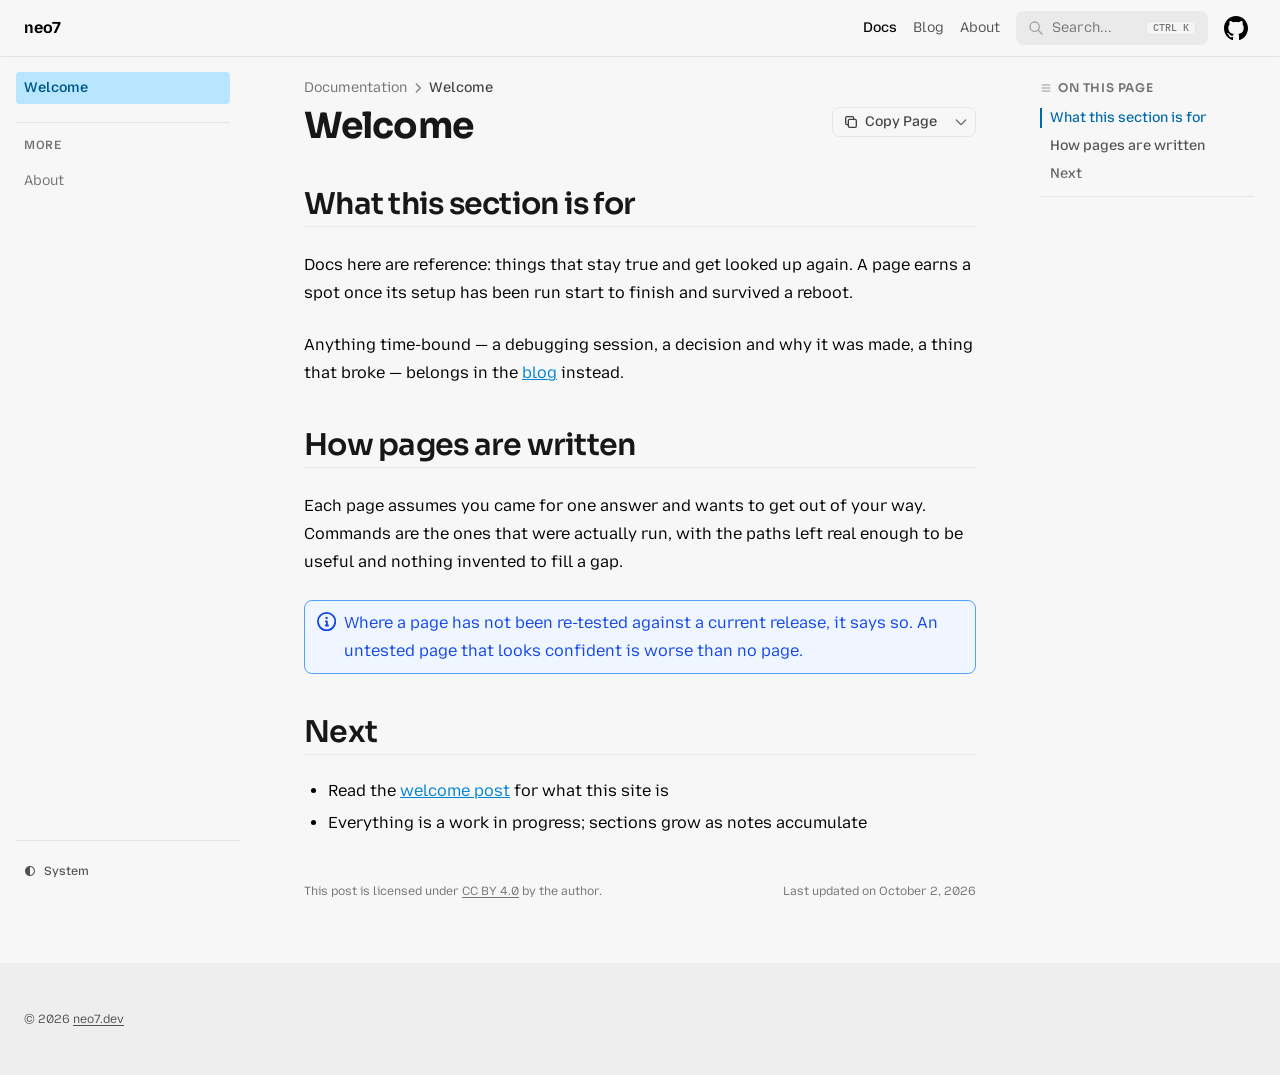
<file: docs/welcome/index.html>
<!doctype html><html lang=en dir=ltr><head><meta charset=utf-8><meta name=viewport content="width=device-width,initial-scale=1"><meta name=robots content="index, follow"><link rel="icon shortcut" href=/icons/favicon.ico sizes=32x32><link rel=icon href=/icons/favicon.svg type=image/svg+xml id=favicon-svg><link rel=icon href=/icons/favicon-16x16.png type=image/png sizes=16x16><link rel=icon href=/icons/favicon-32x32.png type=image/png sizes=32x32><link rel=apple-touch-icon href=/icons/apple-touch-icon.png sizes=180x180><link fetchpriority=low href=/site.webmanifest rel=manifest><title>Welcome – neo7</title><meta name=description content="What this section is for Docs here are reference: things that stay true and get looked up again. A page earns a spot once its setup has been run start to finish and survived a reboot.
Anything time-bound — a debugging session, a decision and why it was made, a thing that broke — belongs in the blog instead.
How pages are written Each page assumes you came for one answer and wants to get out of your way. Commands are the ones that were actually run, with the paths left real enough to be useful and nothing invented to fill a gap."><link rel=canonical href=https://neo7.dev/docs/welcome/ itemprop=url><meta property="og:title" content="Welcome"><meta property="og:description" content="
    
      What this section is for
  Docs here are reference: things that stay true and get looked up again. A page
earns a spot once its setup has been run start to finish and survived a reboot.
Anything time-bound — a debugging session, a decision and why it was made, a
thing that broke — belongs in the blog instead.
How pages are written
  Each page assumes you came for one answer and wants to get out of your way.
Commands are the ones that were actually run, with the paths left real enough to
be useful and nothing invented to fill a gap.
    
  "><meta property="og:type" content="
    article
  "><meta property="og:url" content="https://neo7.dev/docs/welcome/"><meta property="article:section" content="docs"><meta property="article:modified_time" content="2026-10-02T17:22:05+05:30"><meta itemprop=name content="Welcome"><meta itemprop=description content="What this section is for Docs here are reference: things that stay true and get looked up again. A page earns a spot once its setup has been run start to finish and survived a reboot.
Anything time-bound — a debugging session, a decision and why it was made, a thing that broke — belongs in the blog instead.
How pages are written Each page assumes you came for one answer and wants to get out of your way. Commands are the ones that were actually run, with the paths left real enough to be useful and nothing invented to fill a gap."><meta itemprop=dateModified content="2026-10-02T17:22:05+05:30"><meta itemprop=wordCount content="149"><meta name=twitter:card content="summary"><meta name=twitter:title content="Welcome"><meta name=twitter:description content="What this section is for Docs here are reference: things that stay true and get looked up again. A page earns a spot once its setup has been run start to finish and survived a reboot.
Anything time-bound — a debugging session, a decision and why it was made, a thing that broke — belongs in the blog instead.
How pages are written Each page assumes you came for one answer and wants to get out of your way. Commands are the ones that were actually run, with the paths left real enough to be useful and nothing invented to fill a gap."><link rel=preconnect href=https://fonts.googleapis.com><link rel=preconnect href=https://fonts.gstatic.com crossorigin><link href="https://fonts.googleapis.com/css2?family=Sora:wght@100..800&amp;display=swap" rel=stylesheet><link href="https://fonts.googleapis.com/css2?family=Mozilla+Text:wght@200..700&amp;display=swap" rel=stylesheet><link href="https://fonts.googleapis.com/css2?family=Google+Sans+Code:ital,wght@0,300;1,300&amp;display=swap" rel=stylesheet><link href="https://fonts.googleapis.com/css2?family=IBM+Plex+Mono:wght@400;500;600&amp;display=swap" rel=stylesheet><link rel=preload href=/css/compiled/main.min.a60ae297e5ebf736a80a6abbf4fa843cbd5d50f36d36b4195322061a750a291c.css as=style integrity="sha256-pgril+Xr9zaoCmq79PqEPL1dUPNtNrQZUyIGGnUKKRw="><link href=/css/compiled/main.min.a60ae297e5ebf736a80a6abbf4fa843cbd5d50f36d36b4195322061a750a291c.css rel=stylesheet integrity="sha256-pgril+Xr9zaoCmq79PqEPL1dUPNtNrQZUyIGGnUKKRw="><link rel=preload href=/css/custom.db53adfe84e5b02615ee16be498d00c8e7ba99217018fe855236768c17e15770.css as=style integrity="sha256-21Ot/oTlsCYV7ha+SY0AyOe6mSFwGP6FUjZ2jBfhV3A="><link href=/css/custom.db53adfe84e5b02615ee16be498d00c8e7ba99217018fe855236768c17e15770.css rel=stylesheet integrity="sha256-21Ot/oTlsCYV7ha+SY0AyOe6mSFwGP6FUjZ2jBfhV3A="><script src=/js/main-head.min.134c4cfdb4a9fc94139ddb5dc4b976a2f62ad53a84050078fbd22808f61d1b2f.js integrity="sha256-E0xM/bSp/JQTndtdxLl2ovYq1TqEBQB4+9IoCPYdGy8="></script></head><body><a href=#content class="hx:sr-only hx:focus-visible:not-sr-only hx:focus-visible:fixed hx:focus-visible:z-50 hx:focus-visible:top-2 hx:focus-visible:left-2 hx:focus-visible:bg-hextra-accent-500 hx:focus-visible:text-white hx:focus-visible:px-4 hx:focus-visible:py-2 hx:focus-visible:rounded-md hx:focus-visible:text-sm hx:focus-visible:font-medium">Skip to content</a><div class="hextra-nav-container hx:sticky hx:top-0 hx:z-20 hx:w-full hx:bg-transparent hx:print:hidden"><div class="hextra-nav-container-blur hx:pointer-events-none hx:absolute hx:z-[-1] hx:h-full hx:w-full hx:bg-hextra-bg hx:shadow-[0_2px_4px_rgba(0,0,0,.02),0_1px_0_rgba(0,0,0,.06)] hx:contrast-more:shadow-[0_0_0_1px_#000] hx:dark:shadow-[0_-1px_0_rgba(255,255,255,.1)_inset] hx:contrast-more:dark:shadow-[0_0_0_1px_#fff]"></div><nav class="hextra-max-navbar-width hx:mx-auto hx:flex hx:items-center hx:justify-end hx:gap-1 hx:md:gap-2 hx:h-[var(--hextra-navbar-height)] hx:px-6"><a class="hx:flex hx:items-center hx:hover:opacity-75 hx:ltr:mr-auto hx:rtl:ml-auto" href=/><span class="hx:mr-2 hx:font-extrabold hx:inline hx:select-none">neo7</span>
</a><a title href=/docs class="hx:text-sm hx:contrast-more:text-neutral-700 hx:contrast-more:dark:text-neutral-100 hx:relative hx:-ml-2 hx:hidden hx:whitespace-nowrap hx:p-2 hx:md:inline-flex hx:items-center hx:gap-1 hx:font-medium"><span class=hx:text-center>Docs</span>
</a><a title href=/blog class="hx:text-sm hx:contrast-more:text-neutral-700 hx:contrast-more:dark:text-neutral-100 hx:relative hx:-ml-2 hx:hidden hx:whitespace-nowrap hx:p-2 hx:md:inline-flex hx:items-center hx:gap-1 hx:text-neutral-600 hx:hover:text-neutral-800 hx:dark:text-neutral-400 hx:dark:hover:text-neutral-200"><span class=hx:text-center>Blog</span>
</a><a title href=/about class="hx:text-sm hx:contrast-more:text-neutral-700 hx:contrast-more:dark:text-neutral-100 hx:relative hx:-ml-2 hx:hidden hx:whitespace-nowrap hx:p-2 hx:md:inline-flex hx:items-center hx:gap-1 hx:text-neutral-600 hx:hover:text-neutral-800 hx:dark:text-neutral-400 hx:dark:hover:text-neutral-200"><span class=hx:text-center>About</span>
</a><button type=button class=hextra-search-trigger data-search-open aria-haspopup=dialog aria-controls=hextra-search-dialog aria-label=Search...><svg class="hextra-search-trigger-icon" focusable="false" fill="none" viewBox="0 0 24 24" stroke-width="2" stroke="currentColor" aria-hidden="true"><path stroke-linecap="round" stroke-linejoin="round" d="M21 21l-6-6m2-5A7 7 0 113 10a7 7 0 0114 0z"/></svg><span class=hextra-search-trigger-label>Search...</span>
<kbd class=hextra-search-trigger-kbd>CTRL K</kbd>
</button>
<a class="hx:p-1 hx:md:p-2 hx:text-current" target=_blank rel=noreferrer href=https://github.com/neo7dev/neo7dev.github.io title=GitHub><svg height="24" fill="currentColor" viewBox="3 3 18 18"><path d="M12 3C7.0275 3 3 7.12937 3 12.2276c0 4.0833 2.57625 7.5321 6.15374 8.7548C9.60374 21.0631 9.77249 20.7863 9.77249 20.5441 9.77249 20.3249 9.76125 19.5982 9.76125 18.8254 7.5 19.2522 6.915 18.2602 6.735 17.7412 6.63375 17.4759 6.19499 16.6569 5.8125 16.4378 5.4975 16.2647 5.0475 15.838 5.80124 15.8264 6.51 15.8149 7.01625 16.4954 7.18499 16.7723 7.99499 18.1679 9.28875 17.7758 9.80625 17.5335 9.885 16.9337 10.1212 16.53 10.38 16.2993 8.3775 16.0687 6.285 15.2728 6.285 11.7432c0-1.0035.34875-1.834.92249-2.47994C7.1175 9.03257 6.8025 8.08674 7.2975 6.81794c0 0 .753749999999999-.24223 2.47499.94583.72001-.20762 1.48501-.31143 2.25001-.31143C12.7875 7.45234 13.5525 7.55615 14.2725 7.76377c1.7212-1.19959 2.475-.94583 2.475-.94583C17.2424 8.08674 16.9275 9.03257 16.8375 9.26326 17.4113 9.9092 17.76 10.7281 17.76 11.7432c0 3.5411-2.1037 4.3255-4.1063 4.5561C13.98 16.5877 14.2613 17.1414 14.2613 18.0065 14.2613 19.2407 14.25 20.2326 14.25 20.5441 14.25 20.7863 14.4188 21.0746 14.8688 20.9824 16.6554 20.364 18.2079 19.1866 19.3078 17.6162c1.0999-1.5705 1.6917-3.4551 1.6922-5.3886C21 7.12937 16.9725 3 12 3z"/></svg>
<span class=hx:sr-only>GitHub</span>
</a><button type=button aria-label=Menu aria-expanded=false class="hextra-hamburger-menu hx:cursor-pointer hx:-mr-1 hx:rounded-sm hx:p-1 hx:active:bg-neutral-400/20 hx:md:hidden hx:hextra-focus-visible-inset"><svg height="24" fill="none" viewBox="0 0 24 24" stroke="currentColor"><g><path stroke-linecap="round" stroke-linejoin="round" stroke-width="2" d="M4 8H20"/></g><g><path stroke-linecap="round" stroke-linejoin="round" stroke-width="2" d="M4 16H20"/></g></svg></button></nav></div><div class="hx:mx-auto hx:flex hextra-max-page-width"><aside class="hextra-sidebar-container hx:flex hx:flex-col hx:print:hidden hx:md:top-[var(--hextra-navbar-height)] hx:md:shrink-0 hx:md:w-64 hx:md:self-start hx:max-md:[transform:translate3d(0,-100%,0)] hx:md:sticky"><div class="hextra-scrollbar hx:overflow-y-auto hx:overflow-x-hidden hx:p-4 hx:grow hx:md:h-[calc(100vh-var(--hextra-navbar-height)-var(--menu-height))]"><ul class="hx:flex hx:flex-col hx:gap-1 hx:md:hidden"><li class=open><div class="hextra-sidebar-item hx:group hx:relative hx:flex hx:items-center" data-active=false><a class="hx:flex hx:items-center hx:justify-between hx:gap-2 hx:grow hx:cursor-pointer hx:rounded-sm hx:px-2 hx:py-1.5 hx:text-sm hx:transition-colors [-webkit-tap-highlight-color:transparent] [-webkit-touch-callout:none] hx:hextra-focus-visible-inset hx:ltr:pr-8 hx:rtl:pl-8 hx:text-neutral-500 hx:hover:bg-neutral-200 hx:hover:text-neutral-900 hx:contrast-more:border hx:contrast-more:border-transparent hx:contrast-more:text-neutral-900 hx:contrast-more:hover:border-neutral-900 hx:dark:text-neutral-400 hx:dark:hover:bg-hextra-accent-100/5 hx:dark:hover:text-neutral-50 hx:contrast-more:dark:text-neutral-50 hx:contrast-more:dark:hover:border-neutral-50" href=/docs/><span class="hx:min-w-0 [word-break:break-word]">Docs</span>
</a><button type=button class="hextra-sidebar-collapsible-button hx:absolute hx:top-1/2 hx:-translate-y-1/2 hx:ltr:right-2 hx:rtl:left-2 hx:shrink-0 hx:cursor-pointer hx:p-0 hx:text-neutral-500 hx:dark:text-neutral-400 hx:group-hover:text-neutral-900 hx:dark:group-hover:text-neutral-50 hx:group-data-[active=true]:text-hextra-accent-800 hx:group-data-[active=true]:dark:text-hextra-accent-600 hx:hextra-focus-visible-inset" aria-label="Toggle section" aria-expanded=true><svg fill="none" viewBox="0 0 24 24" stroke="currentColor" aria-hidden="true" focusable="false" class="hx:h-[18px] hx:min-w-[18px] hx:rounded-xs hx:p-0.5 hx:hover:bg-neutral-800/5 hx:dark:hover:bg-neutral-100/5"><path stroke-linecap="round" stroke-linejoin="round" stroke-width="2" d="M9 5l7 7-7 7" class="hx:origin-center hx:transition-transform hx:rtl:-rotate-180"/></svg></button></div><div class="hextra-sidebar-children hx:ltr:pr-0 hx:rtl:pl-0 hx:overflow-hidden"><ul class='hx:relative hx:flex hx:flex-col hx:gap-1 hx:before:absolute hx:before:inset-y-1 hx:before:w-px hx:before:bg-neutral-200 hx:before:content-[""] hx:ltr:ml-3 hx:ltr:pl-3 hx:ltr:before:left-0 hx:rtl:mr-3 hx:rtl:pr-3 hx:rtl:before:right-0 hx:dark:before:bg-neutral-800'><li class="hx:flex hx:flex-col open"><div class="hextra-sidebar-item hx:group hx:relative hx:flex hx:items-center" data-active=true><a class="hx:flex hx:items-center hx:justify-between hx:gap-2 hx:grow hx:cursor-pointer hx:rounded-sm hx:px-2 hx:py-1.5 hx:text-sm hx:transition-colors [-webkit-tap-highlight-color:transparent] [-webkit-touch-callout:none] hx:hextra-focus-visible-inset hextra-sidebar-active-item" href=/docs/welcome/><span class="hx:min-w-0 [word-break:break-word]">Welcome</span></a></div><ul class='hx:flex hx:flex-col hx:gap-1 hx:relative hx:before:absolute hx:before:inset-y-1 hx:before:w-px hx:before:bg-neutral-200 hx:before:content-[""] hx:dark:before:bg-neutral-800 hx:ltr:pl-3 hx:ltr:before:left-0 hx:rtl:pr-3 hx:rtl:before:right-0 hx:ltr:ml-3 hx:rtl:mr-3'><li><a href=#what-this-section-is-for class="hx:flex hx:rounded-sm hx:px-2 hx:py-1.5 hx:text-sm hx:transition-colors [word-break:break-word] hx:cursor-pointer [-webkit-tap-highlight-color:transparent] [-webkit-touch-callout:none] hx:contrast-more:border hx:gap-2 hx:before:opacity-25 hx:before:content-['#'] hx:text-neutral-500 hx:hover:bg-neutral-200 hx:hover:text-neutral-900 hx:dark:text-neutral-400 hx:dark:hover:bg-hextra-accent-100/5 hx:dark:hover:text-neutral-50 hx:contrast-more:text-neutral-900 hx:contrast-more:dark:text-neutral-50 hx:contrast-more:border-transparent hx:contrast-more:hover:border-neutral-900 hx:contrast-more:dark:hover:border-neutral-50">What this section is for</a></li><li><a href=#how-pages-are-written class="hx:flex hx:rounded-sm hx:px-2 hx:py-1.5 hx:text-sm hx:transition-colors [word-break:break-word] hx:cursor-pointer [-webkit-tap-highlight-color:transparent] [-webkit-touch-callout:none] hx:contrast-more:border hx:gap-2 hx:before:opacity-25 hx:before:content-['#'] hx:text-neutral-500 hx:hover:bg-neutral-200 hx:hover:text-neutral-900 hx:dark:text-neutral-400 hx:dark:hover:bg-hextra-accent-100/5 hx:dark:hover:text-neutral-50 hx:contrast-more:text-neutral-900 hx:contrast-more:dark:text-neutral-50 hx:contrast-more:border-transparent hx:contrast-more:hover:border-neutral-900 hx:contrast-more:dark:hover:border-neutral-50">How pages are written</a></li><li><a href=#next class="hx:flex hx:rounded-sm hx:px-2 hx:py-1.5 hx:text-sm hx:transition-colors [word-break:break-word] hx:cursor-pointer [-webkit-tap-highlight-color:transparent] [-webkit-touch-callout:none] hx:contrast-more:border hx:gap-2 hx:before:opacity-25 hx:before:content-['#'] hx:text-neutral-500 hx:hover:bg-neutral-200 hx:hover:text-neutral-900 hx:dark:text-neutral-400 hx:dark:hover:bg-hextra-accent-100/5 hx:dark:hover:text-neutral-50 hx:contrast-more:text-neutral-900 hx:contrast-more:dark:text-neutral-50 hx:contrast-more:border-transparent hx:contrast-more:hover:border-neutral-900 hx:contrast-more:dark:hover:border-neutral-50">Next</a></li></ul></li></ul></div></li><li><div class="hextra-sidebar-item hx:group hx:relative hx:flex hx:items-center" data-active=false><a class="hx:flex hx:items-center hx:justify-between hx:gap-2 hx:grow hx:cursor-pointer hx:rounded-sm hx:px-2 hx:py-1.5 hx:text-sm hx:transition-colors [-webkit-tap-highlight-color:transparent] [-webkit-touch-callout:none] hx:hextra-focus-visible-inset hx:ltr:pr-8 hx:rtl:pl-8 hx:text-neutral-500 hx:hover:bg-neutral-200 hx:hover:text-neutral-900 hx:contrast-more:border hx:contrast-more:border-transparent hx:contrast-more:text-neutral-900 hx:contrast-more:hover:border-neutral-900 hx:dark:text-neutral-400 hx:dark:hover:bg-hextra-accent-100/5 hx:dark:hover:text-neutral-50 hx:contrast-more:dark:text-neutral-50 hx:contrast-more:dark:hover:border-neutral-50" href=/blog/><span class="hx:min-w-0 [word-break:break-word]">Blog</span>
</a><button type=button class="hextra-sidebar-collapsible-button hx:absolute hx:top-1/2 hx:-translate-y-1/2 hx:ltr:right-2 hx:rtl:left-2 hx:shrink-0 hx:cursor-pointer hx:p-0 hx:text-neutral-500 hx:dark:text-neutral-400 hx:group-hover:text-neutral-900 hx:dark:group-hover:text-neutral-50 hx:group-data-[active=true]:text-hextra-accent-800 hx:group-data-[active=true]:dark:text-hextra-accent-600 hx:hextra-focus-visible-inset" aria-label="Toggle section" aria-expanded=false><svg fill="none" viewBox="0 0 24 24" stroke="currentColor" aria-hidden="true" focusable="false" class="hx:h-[18px] hx:min-w-[18px] hx:rounded-xs hx:p-0.5 hx:hover:bg-neutral-800/5 hx:dark:hover:bg-neutral-100/5"><path stroke-linecap="round" stroke-linejoin="round" stroke-width="2" d="M9 5l7 7-7 7" class="hx:origin-center hx:transition-transform hx:rtl:-rotate-180"/></svg></button></div><div class="hextra-sidebar-children hx:ltr:pr-0 hx:rtl:pl-0 hx:overflow-hidden"><ul class='hx:relative hx:flex hx:flex-col hx:gap-1 hx:before:absolute hx:before:inset-y-1 hx:before:w-px hx:before:bg-neutral-200 hx:before:content-[""] hx:ltr:ml-3 hx:ltr:pl-3 hx:ltr:before:left-0 hx:rtl:mr-3 hx:rtl:pr-3 hx:rtl:before:right-0 hx:dark:before:bg-neutral-800'><li class="hx:flex hx:flex-col"><div class="hextra-sidebar-item hx:group hx:relative hx:flex hx:items-center" data-active=false><a class="hx:flex hx:items-center hx:justify-between hx:gap-2 hx:grow hx:cursor-pointer hx:rounded-sm hx:px-2 hx:py-1.5 hx:text-sm hx:transition-colors [-webkit-tap-highlight-color:transparent] [-webkit-touch-callout:none] hx:hextra-focus-visible-inset hx:text-neutral-500 hx:hover:bg-neutral-200 hx:hover:text-neutral-900 hx:contrast-more:border hx:contrast-more:border-transparent hx:contrast-more:text-neutral-900 hx:contrast-more:hover:border-neutral-900 hx:dark:text-neutral-400 hx:dark:hover:bg-hextra-accent-100/5 hx:dark:hover:text-neutral-50 hx:contrast-more:dark:text-neutral-50 hx:contrast-more:dark:hover:border-neutral-50" href=/blog/welcome/><span class="hx:min-w-0 [word-break:break-word]">Welcome</span></a></div></li></ul></div></li><li><div class="hextra-sidebar-item hx:group hx:relative hx:flex hx:items-center" data-active=false><a class="hx:flex hx:items-center hx:justify-between hx:gap-2 hx:grow hx:cursor-pointer hx:rounded-sm hx:px-2 hx:py-1.5 hx:text-sm hx:transition-colors [-webkit-tap-highlight-color:transparent] [-webkit-touch-callout:none] hx:hextra-focus-visible-inset hx:text-neutral-500 hx:hover:bg-neutral-200 hx:hover:text-neutral-900 hx:contrast-more:border hx:contrast-more:border-transparent hx:contrast-more:text-neutral-900 hx:contrast-more:hover:border-neutral-900 hx:dark:text-neutral-400 hx:dark:hover:bg-hextra-accent-100/5 hx:dark:hover:text-neutral-50 hx:contrast-more:dark:text-neutral-50 hx:contrast-more:dark:hover:border-neutral-50" href=/about/><span class="hx:min-w-0 [word-break:break-word]">About</span></a></div></li><li class=hextra-sidebar-separator><span class=hx:cursor-default>More</span></li><li><div class="hextra-sidebar-item hx:group hx:relative hx:flex hx:items-center" data-active=false><a class="hx:flex hx:items-center hx:justify-between hx:gap-2 hx:grow hx:cursor-pointer hx:rounded-sm hx:px-2 hx:py-1.5 hx:text-sm hx:transition-colors [-webkit-tap-highlight-color:transparent] [-webkit-touch-callout:none] hx:hextra-focus-visible-inset hx:text-neutral-500 hx:hover:bg-neutral-200 hx:hover:text-neutral-900 hx:contrast-more:border hx:contrast-more:border-transparent hx:contrast-more:text-neutral-900 hx:contrast-more:hover:border-neutral-900 hx:dark:text-neutral-400 hx:dark:hover:bg-hextra-accent-100/5 hx:dark:hover:text-neutral-50 hx:contrast-more:dark:text-neutral-50 hx:contrast-more:dark:hover:border-neutral-50" href=/about><span class="hx:min-w-0 [word-break:break-word]">About</span></a></div></li></ul><ul class="hx:flex hx:flex-col hx:gap-1 hx:max-md:hidden"><li class=open><div class="hextra-sidebar-item hx:group hx:relative hx:flex hx:items-center" data-active=true><a class="hx:flex hx:items-center hx:justify-between hx:gap-2 hx:grow hx:cursor-pointer hx:rounded-sm hx:px-2 hx:py-1.5 hx:text-sm hx:transition-colors [-webkit-tap-highlight-color:transparent] [-webkit-touch-callout:none] hx:hextra-focus-visible-inset hextra-sidebar-active-item" href=/docs/welcome/><span class="hx:min-w-0 [word-break:break-word]">Welcome</span></a></div></li><li class=hextra-sidebar-separator><span class=hx:cursor-default>More</span></li><li><div class="hextra-sidebar-item hx:group hx:relative hx:flex hx:items-center" data-active=false><a class="hx:flex hx:items-center hx:justify-between hx:gap-2 hx:grow hx:cursor-pointer hx:rounded-sm hx:px-2 hx:py-1.5 hx:text-sm hx:transition-colors [-webkit-tap-highlight-color:transparent] [-webkit-touch-callout:none] hx:hextra-focus-visible-inset hx:text-neutral-500 hx:hover:bg-neutral-200 hx:hover:text-neutral-900 hx:contrast-more:border hx:contrast-more:border-transparent hx:contrast-more:text-neutral-900 hx:contrast-more:hover:border-neutral-900 hx:dark:text-neutral-400 hx:dark:hover:bg-hextra-accent-100/5 hx:dark:hover:text-neutral-50 hx:contrast-more:dark:text-neutral-50 hx:contrast-more:dark:hover:border-neutral-50" href=/about><span class="hx:min-w-0 [word-break:break-word]">About</span></a></div></li></ul></div><div class="hx:sticky hx:bottom-0 hx:max-h-(--menu-height) hx:bg-hextra-bg hx:mx-4 hx:py-4 hx:shadow-[0_-12px_16px_var(--hextra-bg)] hx:flex hx:items-center hx:gap-2 hx:border-neutral-200 hx:dark:border-neutral-800 hx:contrast-more:border-neutral-400 hx:contrast-more:shadow-none hx:contrast-more:dark:shadow-none hx:border-t" data-toggle-animation=show><div class="hx:flex hx:grow hx:flex-col"><div class="hx:flex hx:justify-items-start hx:group" data-theme=light><button title="Change theme" data-state=closed data-location=bottom class="hextra-theme-toggle hx:cursor-pointer hx:rounded-md hx:text-left hx:font-medium hx:h-7 hx:px-2 hx:text-xs hx:hover:bg-neutral-200 hx:hover:text-neutral-900 hx:dark:hover:bg-neutral-800 hx:dark:hover:text-neutral-50 hx:font-medium hx:text-neutral-600 hx:transition-colors hx:dark:text-neutral-400 hx:grow" type=button aria-label="Change theme" aria-expanded=false aria-haspopup=menu><div class="hx:flex hx:items-center hx:gap-2 hx:capitalize"><svg height="12" class="hx:group-data-[theme=dark]:hidden hx:group-data-[theme=system]:hidden" fill="none" viewBox="0 0 24 24" stroke-width="2" stroke="currentColor" aria-hidden="true"><path stroke-linecap="round" stroke-linejoin="round" d="M12 3v1m0 16v1m9-9h-1M4 12H3m15.364 6.364-.707-.707M6.343 6.343l-.707-.707m12.728.0-.707.707M6.343 17.657l-.707.707M16 12a4 4 0 11-8 0 4 4 0 018 0z"/></svg><span class="hx:group-data-[theme=dark]:hidden hx:group-data-[theme=system]:hidden">Light</span><svg height="12" class="hx:group-data-[theme=light]:hidden hx:group-data-[theme=system]:hidden" fill="none" viewBox="0 0 24 24" stroke-width="2" stroke="currentColor" aria-hidden="true"><path stroke-linecap="round" stroke-linejoin="round" d="M20.354 15.354A9 9 0 018.646 3.646 9.003 9.003.0 0012 21a9.003 9.003.0 008.354-5.646z"/></svg><span class="hx:group-data-[theme=light]:hidden hx:group-data-[theme=system]:hidden">Dark</span><svg height="12" class="hx:group-data-[theme=dark]:hidden hx:group-data-[theme=light]:hidden" viewBox="0 0 24 24" fill="currentColor"><path d="M11.996094 2C6.4986225 2.0192368 2.03125 6.5024993 2.03125 12c0 5.497501 4.4673725 9.980763 9.964844 10H12 12.0039c5.497471-.01924 9.964844-4.502499 9.964844-10 0-5.4975007-4.467373-9.9807632-9.964844-10H12zM12 4c4.417218.017598 7.96875 3.5822356 7.96875 8 0 4.417764-3.551532 7.982402-7.96875 8z"/></svg>
<span class="hx:group-data-[theme=dark]:hidden hx:group-data-[theme=light]:hidden">System</span></div></button><ul class="hextra-theme-toggle-options hx:hidden hx:z-20 hx:max-h-64 hx:overflow-auto hx:rounded-lg hx:border hx:border-neutral-200 hx:bg-neutral-100 hx:p-1 hx:text-sm hx:shadow-lg hx:dark:border-neutral-700 hx:dark:bg-neutral-900" style="position:fixed;inset:auto auto 0 0;margin:0;min-width:100px" data-theme=light role=menu><li role=none class="hx:flex hx:flex-col"><button type=button role=menuitemradio aria-checked=true tabindex=-1 data-item=light class="hx:text-neutral-700 hx:dark:text-neutral-300 hx:hover:bg-hextra-accent-100 hx:hover:text-hextra-accent-700 hx:hover:dark:bg-hextra-accent-950 hx:hover:dark:text-hextra-accent-200 hx:relative hx:cursor-pointer hx:whitespace-nowrap hx:rounded-sm hx:py-1.5 hx:transition-colors hx:ltr:pl-3 hx:ltr:pr-9 hx:rtl:pr-3 hx:rtl:pl-9 hx:text-left hx:w-full hx:bg-transparent hx:border-0">
Light
<span class="hx:absolute hx:inset-y-0 hx:flex hx:items-center hx:ltr:right-3 hx:rtl:left-3 hx:group-data-[theme=dark]:hidden hx:group-data-[theme=system]:hidden"><svg height="1em" width="1em" fill="none" viewBox="0 0 24 24" stroke-width="2" stroke="currentColor" aria-hidden="true"><path stroke-linecap="round" stroke-linejoin="round" d="M5 13l4 4L19 7"/></svg></span></button></li><li role=none class="hx:flex hx:flex-col"><button type=button role=menuitemradio aria-checked=false tabindex=-1 data-item=dark class="hx:text-neutral-700 hx:dark:text-neutral-300 hx:hover:bg-hextra-accent-100 hx:hover:text-hextra-accent-700 hx:hover:dark:bg-hextra-accent-950 hx:hover:dark:text-hextra-accent-200 hx:relative hx:cursor-pointer hx:whitespace-nowrap hx:rounded-sm hx:py-1.5 hx:transition-colors hx:ltr:pl-3 hx:ltr:pr-9 hx:rtl:pr-3 hx:rtl:pl-9 hx:text-left hx:w-full hx:bg-transparent hx:border-0">
Dark
<span class="hx:absolute hx:inset-y-0 hx:flex hx:items-center hx:ltr:right-3 hx:rtl:left-3 hx:group-data-[theme=light]:hidden hx:group-data-[theme=system]:hidden"><svg height="1em" width="1em" fill="none" viewBox="0 0 24 24" stroke-width="2" stroke="currentColor" aria-hidden="true"><path stroke-linecap="round" stroke-linejoin="round" d="M5 13l4 4L19 7"/></svg></span></button></li><li role=none class="hx:flex hx:flex-col"><button type=button role=menuitemradio aria-checked=false tabindex=-1 data-item=system class="hx:text-neutral-700 hx:dark:text-neutral-300 hx:hover:bg-hextra-accent-100 hx:hover:text-hextra-accent-700 hx:hover:dark:bg-hextra-accent-950 hx:hover:dark:text-hextra-accent-200 hx:relative hx:cursor-pointer hx:whitespace-nowrap hx:rounded-sm hx:py-1.5 hx:transition-colors hx:ltr:pl-3 hx:ltr:pr-9 hx:rtl:pr-3 hx:rtl:pl-9 hx:text-left hx:w-full hx:bg-transparent hx:border-0">
System
<span class="hx:absolute hx:inset-y-0 hx:flex hx:items-center hx:ltr:right-3 hx:rtl:left-3 hx:group-data-[theme=dark]:hidden hx:group-data-[theme=light]:hidden"><svg height="1em" width="1em" fill="none" viewBox="0 0 24 24" stroke-width="2" stroke="currentColor" aria-hidden="true"><path stroke-linecap="round" stroke-linejoin="round" d="M5 13l4 4L19 7"/></svg></span></button></li></ul></div></div></div></aside><nav class="hextra-toc hx:order-last hx:hidden hx:w-64 hx:shrink-0 hx:xl:block hx:print:hidden hx:px-4" aria-label="Table of contents"><div class="hextra-scrollbar hx:sticky hx:top-[var(--hextra-navbar-height)] hx:overflow-y-auto hx:pr-4 hx:pt-6 hx:text-sm [hyphens:auto] hx:max-h-[calc(100vh-var(--hextra-navbar-height)-env(safe-area-inset-bottom))] hx:ltr:-mr-4 hx:rtl:-ml-4"><h2 class=hextra-blog-widget-title><svg height="1em" class="hextra-blog-widget-icon" fill="none" viewBox="0 0 24 24" stroke-width="2" stroke="currentColor" aria-hidden="true"><path stroke-linecap="round" stroke-linejoin="round" d="M4 6h16M4 12h16M4 18h16"/></svg><span>On this page</span></h2><ul><li class="hx:my-2 hx:scroll-my-6 hx:scroll-py-6"><a class="hx:font-medium hx:inline-block hx:rounded-sm hx:text-neutral-600 hx:hover:text-neutral-900 hx:dark:text-neutral-400 hx:dark:hover:text-neutral-300 hx:contrast-more:text-neutral-900 hx:contrast-more:underline hx:contrast-more:dark:text-neutral-50 hx:w-full hx:wrap-break-word hx:hextra-focus-visible-inset" href=#what-this-section-is-for>What this section is for</a></li><li class="hx:my-2 hx:scroll-my-6 hx:scroll-py-6"><a class="hx:font-medium hx:inline-block hx:rounded-sm hx:text-neutral-600 hx:hover:text-neutral-900 hx:dark:text-neutral-400 hx:dark:hover:text-neutral-300 hx:contrast-more:text-neutral-900 hx:contrast-more:underline hx:contrast-more:dark:text-neutral-50 hx:w-full hx:wrap-break-word hx:hextra-focus-visible-inset" href=#how-pages-are-written>How pages are written</a></li><li class="hx:my-2 hx:scroll-my-6 hx:scroll-py-6"><a class="hx:font-medium hx:inline-block hx:rounded-sm hx:text-neutral-600 hx:hover:text-neutral-900 hx:dark:text-neutral-400 hx:dark:hover:text-neutral-300 hx:contrast-more:text-neutral-900 hx:contrast-more:underline hx:contrast-more:dark:text-neutral-50 hx:w-full hx:wrap-break-word hx:hextra-focus-visible-inset" href=#next>Next</a></li></ul><div class="hx:mt-3 hx:border-t hx:bg-hextra-bg hx:pt-3 hx:shadow-[0_-12px_16px_var(--hextra-bg)] hx:sticky hx:bottom-0 hx:flex hx:flex-col hx:items-start hx:gap-3 hx:pb-8 hx:border-neutral-200 hx:dark:border-neutral-800 hx:contrast-more:border-t hx:contrast-more:border-neutral-400 hx:contrast-more:shadow-none hx:contrast-more:dark:border-neutral-400"><button id=backToTop tabindex=-1 class="hx:cursor-pointer hx:transition-all hx:duration-75 hx:opacity-0 hx:text-xs hx:font-medium hx:text-neutral-500 hx:hover:text-neutral-900 hx:dark:text-neutral-400 hx:dark:hover:text-neutral-100 hx:contrast-more:text-neutral-800 hx:contrast-more:dark:text-neutral-50">
<span>Scroll to top</span>
<svg fill="none" viewBox="0 0 24 24" stroke-width="1.5" stroke="currentColor" aria-hidden="true" focusable="false" class="hx:inline hx:ltr:ml-1 hx:rtl:mr-1 hx:h-3.5 hx:w-3.5 hx:rounded-full hx:border hx:border-neutral-500 hx:hover:border-neutral-900 hx:dark:border-neutral-400 hx:dark:hover:border-neutral-100 hx:contrast-more:border-neutral-800 hx:contrast-more:dark:border-neutral-50"><path stroke-linecap="round" stroke-linejoin="round" d="M4.5 15.75l7.5-7.5 7.5 7.5"/></svg></button></div></div></nav><article class="hx:w-full hx:break-words hx:flex hx:min-h-[calc(100vh-var(--hextra-navbar-height))] hx:min-w-0 hx:justify-center hx:pb-8 hx:pr-[calc(env(safe-area-inset-right)-1.5rem)]"><main id=content class="hx:w-full hx:min-w-0 hextra-max-content-width hx:px-6 hx:pt-4 hx:md:px-12"><div class="hx:mt-1.5 hx:flex hx:items-center hx:gap-1 hx:overflow-hidden hx:text-sm hx:text-neutral-500 hx:dark:text-neutral-400 hx:contrast-more:text-current"><div class="hx:whitespace-nowrap hx:transition-colors hx:min-w-[24px] hx:overflow-hidden hx:text-ellipsis hx:hover:text-neutral-900 hx:dark:hover:text-neutral-100"><a href=/docs/ class="hx:inline-block hx:rounded-sm hx:hextra-focus-visible-inset">Documentation</a></div><svg class="hx:w-3.5 hx:shrink-0 hx:rtl:-rotate-180" fill="none" viewBox="0 0 24 24" stroke-width="2" stroke="currentColor" aria-hidden="true"><path stroke-linecap="round" stroke-linejoin="round" d="M9 5l7 7-7 7"/></svg><div class="hx:whitespace-nowrap hx:transition-colors hx:font-medium hx:text-neutral-700 hx:contrast-more:font-bold hx:contrast-more:text-current hx:dark:text-neutral-100 hx:contrast-more:dark:text-current">Welcome</div></div><div class=content><div class="hx:flex hx:flex-col hx:sm:flex-row hx:items-start hx:sm:items-center hx:sm:justify-between hx:gap-4 hx:mb-4"><h1 class=hx:mb-0>Welcome</h1><div class="hextra-page-context-menu hx:relative hx:inline-flex hx:shrink-0"><div class="hx:inline-flex hx:rounded-lg hx:border hx:border-neutral-200 hx:transition-colors hx:hover:border-neutral-300 hx:dark:border-neutral-800 hx:dark:hover:border-neutral-700"><button class="hextra-page-context-menu-copy hx:group/copybtn hx:inline-flex hx:cursor-pointer hx:items-center hx:gap-1.5 hx:bg-transparent hx:px-2.5 hx:py-1 hx:text-sm hx:font-medium hx:text-neutral-700 hx:transition-colors hx:hover:bg-neutral-200 hx:dark:text-neutral-300 hx:dark:hover:bg-neutral-800 hx:ltr:rounded-l-lg hx:rtl:rounded-r-lg hx:hextra-focus-visible-inset" data-url=/docs/welcome.md title="Copy as Markdown"><div class="hextra-copy-icon hx:group-[.copied]/copybtn:hidden hx:pointer-events-none hx:size-4"><svg height="16" width="16" aria-hidden="true" fill="none" viewBox="0 0 24 24" stroke="currentColor" stroke-width="2"><path stroke-linecap="round" stroke-linejoin="round" d="M8 16H6a2 2 0 01-2-2V6a2 2 0 012-2h8a2 2 0 012 2v2m-6 12h8a2 2 0 002-2v-8a2 2 0 00-2-2h-8a2 2 0 00-2 2v8a2 2 0 002 2z"/></svg></div><div class="hextra-success-icon hx:hidden hx:group-[.copied]/copybtn:block hx:pointer-events-none hx:size-4"><svg height="16" width="16" aria-hidden="true" fill="none" viewBox="0 0 24 24" stroke-width="2" stroke="currentColor"><path stroke-linecap="round" stroke-linejoin="round" d="M5 13l4 4L19 7"/></svg></div><span>Copy Page</span>
</button>
<button class="hextra-page-context-menu-toggle hx:inline-flex hx:cursor-pointer hx:items-center hx:justify-center hx:bg-transparent hx:px-1.5 hx:py-1 hx:text-neutral-500 hx:transition-colors hx:hover:bg-neutral-200 hx:hover:text-neutral-700 hx:dark:text-neutral-400 hx:dark:hover:bg-neutral-800 hx:dark:hover:text-neutral-300 hx:ltr:rounded-r-lg hx:rtl:rounded-l-lg hx:hextra-focus-visible-inset" data-state=closed aria-label="Toggle page context menu" aria-expanded=false aria-haspopup=menu aria-controls=hextra-pcm-menu><div class="hx:size-4 hx:transition-transform hx:duration-200" data-chevron><svg height="16" width="16" aria-hidden="true" fill="none" viewBox="0 0 24 24" stroke-width="2" stroke="currentColor"><path stroke-linecap="round" stroke-linejoin="round" d="M19 9l-7 7-7-7"/></svg></div></button></div><ul class="hextra-page-context-menu-dropdown not-prose hx:hidden hx:absolute hx:top-full hx:start-0 hx:sm:start-auto hx:sm:end-0 hx:mt-1 hx:z-20 hx:w-max hx:max-w-[calc(100vw-2rem)] hx:sm:max-w-80 hx:max-h-80 hx:overflow-auto hx:rounded-lg hx:border hx:border-neutral-200 hx:bg-neutral-100 hx:p-1 hx:text-sm hx:shadow-lg hx:dark:border-neutral-700 hx:dark:bg-neutral-900" role=menu id=hextra-pcm-menu><li role=none><button data-action=copy role=menuitem tabindex=-1 class="hx:group/pcmitem hx:flex hx:w-full hx:cursor-pointer hx:select-none hx:items-start hx:gap-2.5 hx:rounded-sm hx:px-2 hx:py-1.5 hx:text-start hx:outline-none hx:transition-colors hx:hover:bg-hextra-accent-100 hx:dark:hover:bg-hextra-accent-950" aria-label="Copy as Markdown" aria-describedby=hextra-pcm-desc-copy><div class="hx:mt-0.5 hx:size-4 hx:shrink-0 hx:text-neutral-500 hx:transition-colors hx:group-hover/pcmitem:text-hextra-accent-700 hx:dark:text-neutral-400 hx:dark:group-hover/pcmitem:text-hextra-accent-200"><svg height="16" width="16" aria-hidden="true" fill="none" viewBox="0 0 24 24" stroke="currentColor" stroke-width="2"><path stroke-linecap="round" stroke-linejoin="round" d="M8 16H6a2 2 0 01-2-2V6a2 2 0 012-2h8a2 2 0 012 2v2m-6 12h8a2 2 0 002-2v-8a2 2 0 00-2-2h-8a2 2 0 00-2 2v8a2 2 0 002 2z"/></svg></div><span class="hx:flex hx:flex-col hx:gap-0.5"><span class="hx:text-sm hx:font-medium hx:text-neutral-900 hx:transition-colors hx:group-hover/pcmitem:text-hextra-accent-700 hx:dark:text-neutral-100 hx:dark:group-hover/pcmitem:text-hextra-accent-200">Copy as Markdown</span>
<span class="hx:text-xs hx:text-neutral-600 hx:dark:text-neutral-400" id=hextra-pcm-desc-copy>Copy page as Markdown for LLMs</span></span></button></li><li role=none><button data-action=view data-url=/docs/welcome.md role=menuitem tabindex=-1 class="hx:group/pcmitem hx:flex hx:w-full hx:cursor-pointer hx:select-none hx:items-start hx:gap-2.5 hx:rounded-sm hx:px-2 hx:py-1.5 hx:text-start hx:outline-none hx:transition-colors hx:hover:bg-hextra-accent-100 hx:dark:hover:bg-hextra-accent-950" aria-label="View as Markdown" aria-describedby=hextra-pcm-desc-view><div class="hx:mt-0.5 hx:size-4 hx:shrink-0 hx:text-neutral-500 hx:transition-colors hx:group-hover/pcmitem:text-hextra-accent-700 hx:dark:text-neutral-400 hx:dark:group-hover/pcmitem:text-hextra-accent-200"><svg height="16" width="16" aria-hidden="true" viewBox="0 0 24 24"><path fill="currentColor" d="M20.56 18H3.44C2.65 18 2 17.37 2 16.59V7.41C2 6.63 2.65 6 3.44 6h17.12c.79.0 1.44.63 1.44 1.41v9.18c0 .78-.65 1.41-1.44 1.41M6.81 15.19v-3.66l1.92 2.35 1.92-2.35v3.66h1.93V8.81h-1.93l-1.92 2.35-1.92-2.35H4.89v6.38h1.92M19.69 12h-1.92V8.81h-1.92V12h-1.93l2.89 3.28L19.69 12z"/></svg></div><span class="hx:flex hx:flex-col hx:gap-0.5"><span class="hx:text-sm hx:font-medium hx:text-neutral-900 hx:transition-colors hx:group-hover/pcmitem:text-hextra-accent-700 hx:dark:text-neutral-100 hx:dark:group-hover/pcmitem:text-hextra-accent-200">View as Markdown</span>
<span class="hx:text-xs hx:text-neutral-600 hx:dark:text-neutral-400" id=hextra-pcm-desc-view>Open the raw Markdown source</span></span></button></li><li class="hx:my-1 hx:h-px hx:bg-neutral-200 hx:dark:bg-neutral-700" role=separator></li><li role=none><a href="https://chatgpt.com/?hints=search&amp;q=I%27m+looking+at+this+documentation%3A+https%3A%2F%2Fneo7.dev%2Fdocs%2Fwelcome%2F%0AHelp+me+understand+how+to+use+it." role=menuitem tabindex=-1 class="hx:group/pcmitem hx:flex hx:w-full hx:cursor-pointer hx:select-none hx:items-start hx:gap-2.5 hx:rounded-sm hx:px-2 hx:py-1.5 hx:text-start hx:outline-none hx:transition-colors hx:hover:bg-hextra-accent-100 hx:dark:hover:bg-hextra-accent-950" aria-label="Open in ChatGPT" aria-describedby=hextra-pcm-desc-link-0 target=_blank rel="noopener noreferrer"><div class="hx:mt-0.5 hx:size-4 hx:shrink-0 hx:text-neutral-500 hx:transition-colors hx:group-hover/pcmitem:text-hextra-accent-700 hx:dark:text-neutral-400 hx:dark:group-hover/pcmitem:text-hextra-accent-200"><svg height="16" width="16" aria-hidden="true" viewBox="0 0 256 260"><path fill="currentColor" d="M239.184 106.203A64.716 64.716.0 00233.608 53.1C219.452 28.459 191 15.784 163.213 21.74A65.586 65.586.0 0052.096 45.22 64.716 64.716.0 008.866 76.58c-14.31 24.602-11.061 55.634 8.033 76.74a64.665 64.665.0 005.525 53.102c14.174 24.65 42.644 37.324 70.446 31.36a64.72 64.72.0 0048.754 21.744c28.481.025 53.714-18.361 62.414-45.481a64.767 64.767.0 0043.229-31.36c14.137-24.558 10.875-55.423-8.083-76.483zm-97.56 136.338a48.397 48.397.0 01-31.105-11.255l1.535-.87 51.67-29.825a8.595 8.595.0 004.247-7.367v-72.85l21.845 12.636c.218.111.37.32.409.563v60.367c-.056 26.818-21.783 48.545-48.601 48.601zm-104.466-44.61a48.345 48.345.0 01-5.781-32.589l1.534.921 51.722 29.826a8.339 8.339.0 008.441.0l63.181-36.425v25.221a.87.87.0 01-.358.665l-52.335 30.184c-23.257 13.398-52.97 5.431-66.404-17.803zM23.549 85.38a48.499 48.499.0 0125.58-21.333v61.39a8.288 8.288.0 004.195 7.316l62.874 36.272-21.845 12.636a.819.819.0 01-.767.0L41.353 151.53c-23.211-13.454-31.171-43.144-17.804-66.405v.256zm179.466 41.695-63.08-36.63L161.73 77.86a.819.819.0 01.768.0l52.233 30.184a48.6 48.6.0 01-7.316 87.635v-61.391a8.544 8.544.0 00-4.4-7.213zm21.742-32.69-1.535-.922-51.619-30.081a8.39 8.39.0 00-8.492.0L99.98 99.808V74.587a.716.716.0 01.307-.665l52.233-30.133a48.652 48.652.0 0172.236 50.391v.205zM88.061 139.097l-21.845-12.585a.87.87.0 01-.41-.614V65.685a48.652 48.652.0 0179.757-37.346l-1.535.87-51.67 29.825a8.595 8.595.0 00-4.246 7.367l-.051 72.697zm11.868-25.58L128.067 97.3l28.188 16.218v32.434l-28.086 16.218-28.188-16.218-.052-32.434z"/></svg></div><span class="hx:flex hx:flex-col hx:gap-0.5"><span class="hx:text-sm hx:font-medium hx:text-neutral-900 hx:transition-colors hx:group-hover/pcmitem:text-hextra-accent-700 hx:dark:text-neutral-100 hx:dark:group-hover/pcmitem:text-hextra-accent-200">Open in ChatGPT<svg class="hx:ms-0.5 hx:inline hx:rtl:rotate-270 hx:align-baseline" height="1em" aria-hidden="true" fill="none" stroke="currentColor" stroke-width="2" viewBox="0 0 24 24"><path d="m9.1716 7.7574h7.0711m0 0v7.0711m0-7.0711-8.4853 8.4853" stroke-linecap="round" stroke-linejoin="round"/></svg></span>
<span class="hx:text-xs hx:text-neutral-600 hx:dark:text-neutral-400" id=hextra-pcm-desc-link-0>Ask questions about this page</span></span></a></li><li role=none><a href="https://claude.ai/new?q=I%27m+looking+at+this+documentation%3A+https%3A%2F%2Fneo7.dev%2Fdocs%2Fwelcome%2F%0AHelp+me+understand+how+to+use+it." role=menuitem tabindex=-1 class="hx:group/pcmitem hx:flex hx:w-full hx:cursor-pointer hx:select-none hx:items-start hx:gap-2.5 hx:rounded-sm hx:px-2 hx:py-1.5 hx:text-start hx:outline-none hx:transition-colors hx:hover:bg-hextra-accent-100 hx:dark:hover:bg-hextra-accent-950" aria-label="Open in Claude" aria-describedby=hextra-pcm-desc-link-1 target=_blank rel="noopener noreferrer"><div class="hx:mt-0.5 hx:size-4 hx:shrink-0 hx:text-neutral-500 hx:transition-colors hx:group-hover/pcmitem:text-hextra-accent-700 hx:dark:text-neutral-400 hx:dark:group-hover/pcmitem:text-hextra-accent-200"><svg height="16" width="16" aria-hidden="true" viewBox="0 0 256 257"><path fill="currentColor" d="m50.228 170.321 50.357-28.257.843-2.463-.843-1.361h-2.462l-8.426-.518-28.775-.778-24.952-1.037-24.175-1.296-6.092-1.297L0 125.796l.583-3.759 5.12-3.434 7.324.648 16.202 1.101 24.304 1.685 17.629 1.037 26.118 2.722h4.148l.583-1.685-1.426-1.037-1.101-1.037-25.147-17.045-27.22-18.017-14.258-10.37-7.713-5.25-3.888-4.925-1.685-10.758 7-7.713 9.397.649 2.398.648 9.527 7.323 20.35 15.75L94.817 91.9l3.889 3.24 1.555-1.102.195-.777-1.75-2.917-14.453-26.118-15.425-26.572-6.87-11.018-1.814-6.61c-.648-2.723-1.102-4.991-1.102-7.778l7.972-10.823L71.42.0 82.05 1.426l4.472 3.888 6.61 15.101 10.694 23.786 16.591 32.34 4.861 9.592 2.592 8.879.973 2.722h1.685v-1.556l1.36-18.211 2.528-22.36 2.463-28.776.843-8.1 4.018-9.722 7.971-5.25 6.222 2.981 5.12 7.324-.713 4.73-3.046 19.768-5.962 30.98-3.889 20.739h2.268l2.593-2.593 10.499-13.934 17.628-22.036 7.778-8.749 9.073-9.657 5.833-4.601h11.018l8.1 12.055-3.628 12.443-11.342 14.388-9.398 12.184-13.48 18.147-8.426 14.518.778 1.166 2.01-.194 30.46-6.481 16.462-2.982 19.637-3.37 8.88 4.148.971 4.213-3.5 8.62-20.998 5.184-24.628 4.926-36.682 8.685-.454.324.519.648 16.526 1.555 7.065.389h17.304l32.21 2.398 8.426 5.574 5.055 6.805-.843 5.184-12.962 6.611-17.498-4.148-40.83-9.721-14-3.5h-1.944v1.167l11.666 11.406 21.387 19.314 26.767 24.887 1.36 6.157-3.434 4.86-3.63-.518-23.526-17.693-9.073-7.972-20.545-17.304h-1.36v1.814l4.73 6.935 25.017 37.59 1.296 11.536-1.814 3.76-6.481 2.268-7.13-1.297-14.647-20.544-15.1-23.138-12.185-20.739-1.49.843-7.194 77.448-3.37 3.953-7.778 2.981-6.48-4.925-3.436-7.972 3.435-15.749 4.148-20.544 3.37-16.333 3.046-20.285 1.815-6.74-.13-.454-1.49.194-15.295 20.999-23.267 31.433-18.406 19.702-4.407 1.75-7.648-3.954.713-7.064 4.277-6.286 25.47-32.405 15.36-20.092 9.917-11.6-.065-1.686h-.583L44.07 198.125l-12.055 1.555-5.185-4.86.648-7.972 2.463-2.593 20.35-13.999-.064.065z"/></svg></div><span class="hx:flex hx:flex-col hx:gap-0.5"><span class="hx:text-sm hx:font-medium hx:text-neutral-900 hx:transition-colors hx:group-hover/pcmitem:text-hextra-accent-700 hx:dark:text-neutral-100 hx:dark:group-hover/pcmitem:text-hextra-accent-200">Open in Claude<svg class="hx:ms-0.5 hx:inline hx:rtl:rotate-270 hx:align-baseline" height="1em" aria-hidden="true" fill="none" stroke="currentColor" stroke-width="2" viewBox="0 0 24 24"><path d="m9.1716 7.7574h7.0711m0 0v7.0711m0-7.0711-8.4853 8.4853" stroke-linecap="round" stroke-linejoin="round"/></svg></span>
<span class="hx:text-xs hx:text-neutral-600 hx:dark:text-neutral-400" id=hextra-pcm-desc-link-1>Ask questions about this page</span></span></a></li></ul></div></div><h2 data-hextra-search-id=what-this-section-is-for>What this section is for<span class="hx:absolute hx:-mt-20" id=what-this-section-is-for></span>
<a href=#what-this-section-is-for class=subheading-anchor aria-label="Permalink for this section"></a></h2><p>Docs here are reference: things that stay true and get looked up again. A page
earns a spot once its setup has been run start to finish and survived a reboot.</p><p>Anything time-bound — a debugging session, a decision and why it was made, a
thing that broke — belongs in the <a href=/blog/>blog</a> instead.</p><h2 data-hextra-search-id=how-pages-are-written>How pages are written<span class="hx:absolute hx:-mt-20" id=how-pages-are-written></span>
<a href=#how-pages-are-written class=subheading-anchor aria-label="Permalink for this section"></a></h2><p>Each page assumes you came for one answer and wants to get out of your way.
Commands are the ones that were actually run, with the paths left real enough to
be useful and nothing invented to fill a gap.</p><div class="hx:overflow-x-auto hx:mt-6 hx:flex hx:rounded-lg hx:border hx:py-2 hx:ltr:pr-4 hx:rtl:pl-4 hx:contrast-more:border-current hx:contrast-more:dark:border-current hx:border-blue-400 hx:bg-blue-50 hx:text-blue-700 hx:dark:border-blue-500/70 hx:dark:bg-blue-950/60 hx:dark:text-blue-400"><div class="hx:ltr:pl-3 hx:ltr:pr-2 hx:rtl:pr-3 hx:rtl:pl-2"><svg height="1.2em" class="hx:inline-block hx:align-middle" viewBox="0 0 16 16" fill="currentColor" aria-hidden="true"><path d="M0 8a8 8 0 1116 0A8 8 0 010 8zm8-6.5a6.5 6.5.0 100 13 6.5 6.5.0 000-13zM6.5 7.75A.75.75.0 017.25 7h1a.75.75.0 01.75.75v2.75h.25a.75.75.0 010 1.5h-2a.75.75.0 010-1.5h.25v-2h-.25a.75.75.0 01-.75-.75zM8 6a1 1 0 110-2 1 1 0 010 2z"/></svg></div><div class="hx:w-full hx:min-w-0 hx:leading-7"><div class="hx:mt-6 hx:leading-7 hx:first:mt-0">Where a page has not been re-tested against a current release, it says so. An
untested page that looks confident is worse than no page.</div></div></div><h2 data-hextra-search-id=next>Next<span class="hx:absolute hx:-mt-20" id=next></span>
<a href=#next class=subheading-anchor aria-label="Permalink for this section"></a></h2><ul><li>Read the <a href=/blog/welcome/>welcome post</a> for what this site is</li><li>Everything is a work in progress; sections grow as notes accumulate</li></ul></div><div class=hextra-page-meta><div class=hextra-page-license>This post is licensed under <a class=hextra-page-license-link href=https://creativecommons.org/licenses/by/4.0/ rel="license noreferrer" target=_blank>CC BY 4.0</a> by the author.</div><div class=hextra-page-updated>Last updated on <time datetime=2026-10-02T17:22:05.000Z>October 2, 2026</time></div></div></main></article></div><footer class="hextra-footer hx:bg-neutral-200/50 hx:pb-[env(safe-area-inset-bottom)] hx:dark:bg-neutral-800/50 hx:print:bg-transparent"><div class="hextra-custom-footer hextra-max-footer-width hx:mx-auto hx:pl-[max(env(safe-area-inset-left),1.5rem)] hx:pr-[max(env(safe-area-inset-right),1.5rem)] hx:text-neutral-600 hx:dark:text-neutral-400"><div class="hx:flex hx:justify-center hx:py-12 hx:md:justify-start"><div class=hx:text-xs>&copy; 2026
<a href=https://neo7.dev class="hx:underline hx:underline-offset-2 hx:decoration-from-font hx:hover:text-neutral-900 hx:dark:hover:text-neutral-100">neo7.dev</a></div></div></div></footer><dialog id=hextra-search-dialog class=hextra-search-dialog aria-label=Search...><div class=hextra-search><div class=hextra-search-input-wrapper><svg class="hextra-search-input-icon" focusable="false" fill="none" viewBox="0 0 24 24" stroke-width="2" stroke="currentColor" aria-hidden="true"><path stroke-linecap="round" stroke-linejoin="round" d="M21 21l-6-6m2-5A7 7 0 113 10a7 7 0 0114 0z"/></svg><input class=hextra-search-input type=search role=combobox autocomplete=off autocorrect=off autocapitalize=off spellcheck=false placeholder=Search... aria-label=Search... aria-controls=hextra-search-results aria-expanded=false><button type=button class=hextra-search-input-kbd data-search-close aria-label=Close>ESC</button></div><div class=hextra-search-results-viewport data-search-viewport><div class="hextra-search-results-inner hextra-scrollbar" data-search-inner><ul id=hextra-search-results class=hextra-search-results role=listbox aria-label="Search results"></ul><div class=hextra-search-empty data-search-empty hidden>No results found.</div></div></div><div class="hextra-search-status hx:sr-only" aria-live=polite role=status></div></div></dialog><script defer src=/js/main.min.5701599302c086c61e2b05a62abe3e4c29b2770f581b5057b240c6a668effb75.js integrity="sha256-VwFZkwLAhsYeKwWmKr4+TCmydw9YG1BXskDGpmjv+3U="></script><script defer src=/js/flexsearch.433e941a8a573ebb9931fc16fc75266ab6b93f569ac2fb4f3dc66882e0416f4c.js integrity="sha256-Qz6UGopXPruZMfwW/HUmara5P1aawvtPPcZoguBBb0w=" crossorigin=anonymous></script><script defer src=/en.search.min.6f73bdd5f28b46f10a7855771820095254b5f243e3a030001fc346fa02817c10.js integrity="sha256-b3O91fKLRvEKeFV3GCAJUlS18kPjoDAAH8NG+gKBfBA="></script><script defer src=/en.search-dialog.min.fda123910557b5b3a328696105af51f85abc3cfc6784387c49b11b5b857b256f.js integrity="sha256-/aEjkQVXtbOjKGlhBa9R+Fq8PPxnhDh8SbEbW4V7JW8="></script></body></html>
</file>
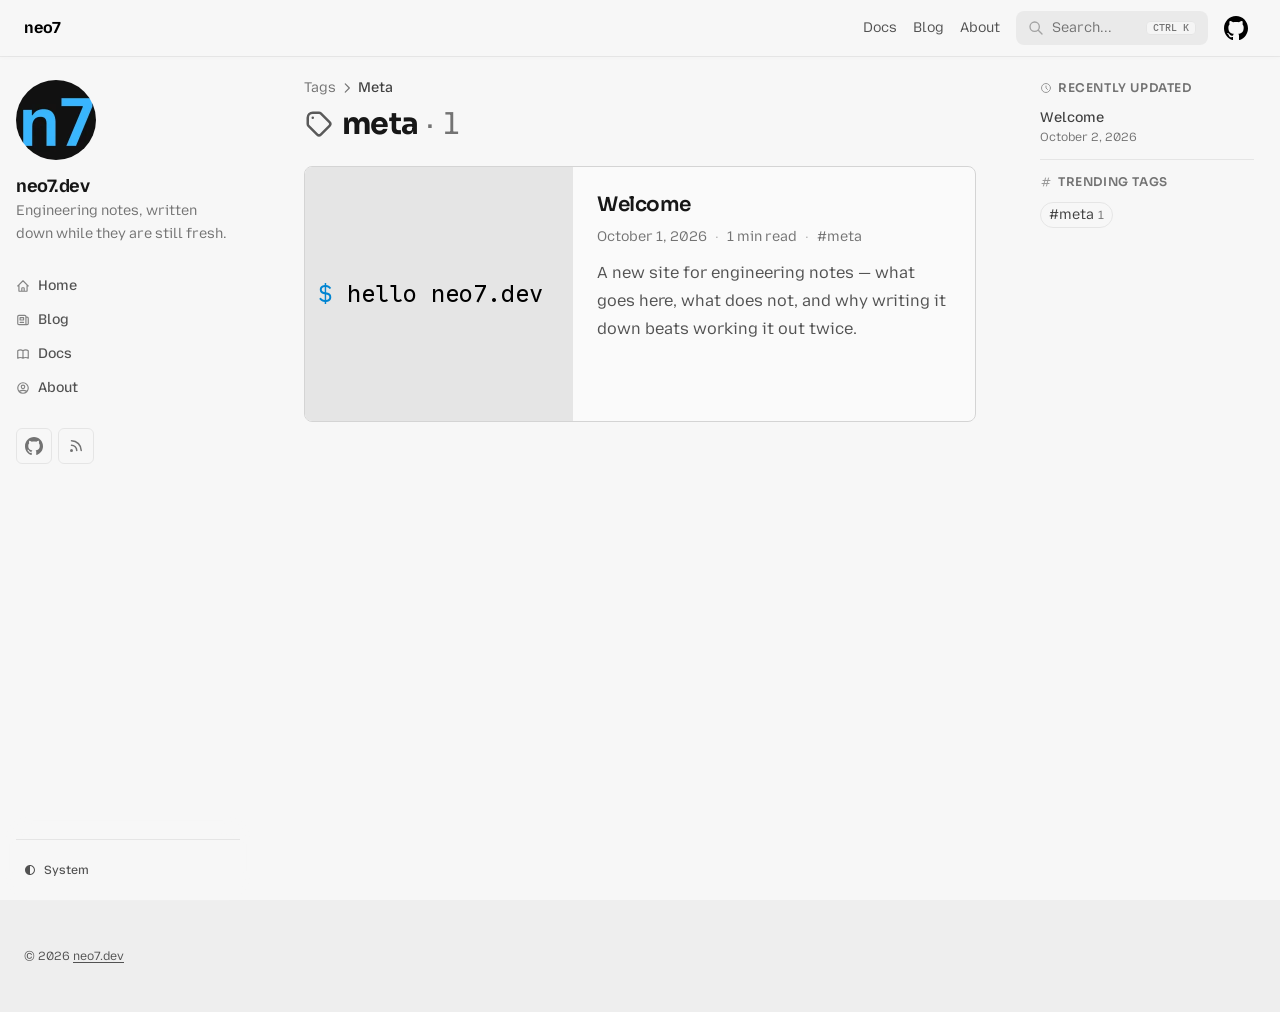
<file: tags/meta/index.html>
<!doctype html><html lang=en dir=ltr><head><meta charset=utf-8><meta name=viewport content="width=device-width,initial-scale=1"><meta name=robots content="index, follow"><link rel="icon shortcut" href=/icons/favicon.ico sizes=32x32><link rel=icon href=/icons/favicon.svg type=image/svg+xml id=favicon-svg><link rel=icon href=/icons/favicon-16x16.png type=image/png sizes=16x16><link rel=icon href=/icons/favicon-32x32.png type=image/png sizes=32x32><link rel=apple-touch-icon href=/icons/apple-touch-icon.png sizes=180x180><link fetchpriority=low href=/site.webmanifest rel=manifest><title>Meta – neo7</title><meta name=description content><link rel=canonical href=https://neo7.dev/tags/meta/ itemprop=url><meta property="og:title" content="Meta"><meta property="og:description" content="
    
      Engineering notes, tooling write-ups and things worth writing down.
    
  "><meta property="og:type" content="
    website
  "><meta property="og:url" content="https://neo7.dev/tags/meta/"><meta itemprop=name content="Meta"><meta itemprop=description content="Engineering notes, tooling write-ups and things worth writing down."><meta itemprop=datePublished content="2026-10-01T00:00:00+00:00"><meta itemprop=dateModified content="2026-10-02T17:22:05+05:30"><meta name=twitter:card content="summary"><meta name=twitter:title content="Meta"><meta name=twitter:description content="Engineering notes, tooling write-ups and things worth writing down."><link rel=preconnect href=https://fonts.googleapis.com><link rel=preconnect href=https://fonts.gstatic.com crossorigin><link href="https://fonts.googleapis.com/css2?family=Sora:wght@100..800&amp;display=swap" rel=stylesheet><link href="https://fonts.googleapis.com/css2?family=Mozilla+Text:wght@200..700&amp;display=swap" rel=stylesheet><link href="https://fonts.googleapis.com/css2?family=Google+Sans+Code:ital,wght@0,300;1,300&amp;display=swap" rel=stylesheet><link href="https://fonts.googleapis.com/css2?family=IBM+Plex+Mono:wght@400;500;600&amp;display=swap" rel=stylesheet><link rel=preload href=/css/compiled/main.min.a60ae297e5ebf736a80a6abbf4fa843cbd5d50f36d36b4195322061a750a291c.css as=style integrity="sha256-pgril+Xr9zaoCmq79PqEPL1dUPNtNrQZUyIGGnUKKRw="><link href=/css/compiled/main.min.a60ae297e5ebf736a80a6abbf4fa843cbd5d50f36d36b4195322061a750a291c.css rel=stylesheet integrity="sha256-pgril+Xr9zaoCmq79PqEPL1dUPNtNrQZUyIGGnUKKRw="><link rel=preload href=/css/custom.db53adfe84e5b02615ee16be498d00c8e7ba99217018fe855236768c17e15770.css as=style integrity="sha256-21Ot/oTlsCYV7ha+SY0AyOe6mSFwGP6FUjZ2jBfhV3A="><link href=/css/custom.db53adfe84e5b02615ee16be498d00c8e7ba99217018fe855236768c17e15770.css rel=stylesheet integrity="sha256-21Ot/oTlsCYV7ha+SY0AyOe6mSFwGP6FUjZ2jBfhV3A="><script src=/js/main-head.min.134c4cfdb4a9fc94139ddb5dc4b976a2f62ad53a84050078fbd22808f61d1b2f.js integrity="sha256-E0xM/bSp/JQTndtdxLl2ovYq1TqEBQB4+9IoCPYdGy8="></script></head><body><a href=#content class="hx:sr-only hx:focus-visible:not-sr-only hx:focus-visible:fixed hx:focus-visible:z-50 hx:focus-visible:top-2 hx:focus-visible:left-2 hx:focus-visible:bg-hextra-accent-500 hx:focus-visible:text-white hx:focus-visible:px-4 hx:focus-visible:py-2 hx:focus-visible:rounded-md hx:focus-visible:text-sm hx:focus-visible:font-medium">Skip to content</a><div class="hextra-nav-container hx:sticky hx:top-0 hx:z-20 hx:w-full hx:bg-transparent hx:print:hidden"><div class="hextra-nav-container-blur hx:pointer-events-none hx:absolute hx:z-[-1] hx:h-full hx:w-full hx:bg-hextra-bg hx:shadow-[0_2px_4px_rgba(0,0,0,.02),0_1px_0_rgba(0,0,0,.06)] hx:contrast-more:shadow-[0_0_0_1px_#000] hx:dark:shadow-[0_-1px_0_rgba(255,255,255,.1)_inset] hx:contrast-more:dark:shadow-[0_0_0_1px_#fff]"></div><nav class="hextra-max-navbar-width hx:mx-auto hx:flex hx:items-center hx:justify-end hx:gap-1 hx:md:gap-2 hx:h-[var(--hextra-navbar-height)] hx:px-6"><a class="hx:flex hx:items-center hx:hover:opacity-75 hx:ltr:mr-auto hx:rtl:ml-auto hextra-blog-rail-toggle" href=/ data-drawer-controls=hextra-blog-rail data-drawer-label="Blog navigation"><span class="hx:mr-2 hx:font-extrabold hx:inline hx:select-none">neo7</span>
</a><a title href=/docs class="hx:text-sm hx:contrast-more:text-neutral-700 hx:contrast-more:dark:text-neutral-100 hx:relative hx:-ml-2 hx:hidden hx:whitespace-nowrap hx:p-2 hx:md:inline-flex hx:items-center hx:gap-1 hx:text-neutral-600 hx:hover:text-neutral-800 hx:dark:text-neutral-400 hx:dark:hover:text-neutral-200"><span class=hx:text-center>Docs</span>
</a><a title href=/blog class="hx:text-sm hx:contrast-more:text-neutral-700 hx:contrast-more:dark:text-neutral-100 hx:relative hx:-ml-2 hx:hidden hx:whitespace-nowrap hx:p-2 hx:md:inline-flex hx:items-center hx:gap-1 hx:text-neutral-600 hx:hover:text-neutral-800 hx:dark:text-neutral-400 hx:dark:hover:text-neutral-200"><span class=hx:text-center>Blog</span>
</a><a title href=/about class="hx:text-sm hx:contrast-more:text-neutral-700 hx:contrast-more:dark:text-neutral-100 hx:relative hx:-ml-2 hx:hidden hx:whitespace-nowrap hx:p-2 hx:md:inline-flex hx:items-center hx:gap-1 hx:text-neutral-600 hx:hover:text-neutral-800 hx:dark:text-neutral-400 hx:dark:hover:text-neutral-200"><span class=hx:text-center>About</span>
</a><button type=button class=hextra-search-trigger data-search-open aria-haspopup=dialog aria-controls=hextra-search-dialog aria-label=Search...><svg class="hextra-search-trigger-icon" focusable="false" fill="none" viewBox="0 0 24 24" stroke-width="2" stroke="currentColor" aria-hidden="true"><path stroke-linecap="round" stroke-linejoin="round" d="M21 21l-6-6m2-5A7 7 0 113 10a7 7 0 0114 0z"/></svg><span class=hextra-search-trigger-label>Search...</span>
<kbd class=hextra-search-trigger-kbd>CTRL K</kbd>
</button>
<a class="hx:p-1 hx:md:p-2 hx:text-current" target=_blank rel=noreferrer href=https://github.com/neo7dev/neo7dev.github.io title=GitHub><svg height="24" fill="currentColor" viewBox="3 3 18 18"><path d="M12 3C7.0275 3 3 7.12937 3 12.2276c0 4.0833 2.57625 7.5321 6.15374 8.7548C9.60374 21.0631 9.77249 20.7863 9.77249 20.5441 9.77249 20.3249 9.76125 19.5982 9.76125 18.8254 7.5 19.2522 6.915 18.2602 6.735 17.7412 6.63375 17.4759 6.19499 16.6569 5.8125 16.4378 5.4975 16.2647 5.0475 15.838 5.80124 15.8264 6.51 15.8149 7.01625 16.4954 7.18499 16.7723 7.99499 18.1679 9.28875 17.7758 9.80625 17.5335 9.885 16.9337 10.1212 16.53 10.38 16.2993 8.3775 16.0687 6.285 15.2728 6.285 11.7432c0-1.0035.34875-1.834.92249-2.47994C7.1175 9.03257 6.8025 8.08674 7.2975 6.81794c0 0 .753749999999999-.24223 2.47499.94583.72001-.20762 1.48501-.31143 2.25001-.31143C12.7875 7.45234 13.5525 7.55615 14.2725 7.76377c1.7212-1.19959 2.475-.94583 2.475-.94583C17.2424 8.08674 16.9275 9.03257 16.8375 9.26326 17.4113 9.9092 17.76 10.7281 17.76 11.7432c0 3.5411-2.1037 4.3255-4.1063 4.5561C13.98 16.5877 14.2613 17.1414 14.2613 18.0065 14.2613 19.2407 14.25 20.2326 14.25 20.5441 14.25 20.7863 14.4188 21.0746 14.8688 20.9824 16.6554 20.364 18.2079 19.1866 19.3078 17.6162c1.0999-1.5705 1.6917-3.4551 1.6922-5.3886C21 7.12937 16.9725 3 12 3z"/></svg>
<span class=hx:sr-only>GitHub</span>
</a><button type=button aria-label=Menu aria-expanded=false class="hextra-hamburger-menu hx:cursor-pointer hx:-mr-1 hx:rounded-sm hx:p-1 hx:active:bg-neutral-400/20 hx:md:hidden hx:hextra-focus-visible-inset"><svg height="24" fill="none" viewBox="0 0 24 24" stroke="currentColor"><g><path stroke-linecap="round" stroke-linejoin="round" stroke-width="2" d="M4 8H20"/></g><g><path stroke-linecap="round" stroke-linejoin="round" stroke-width="2" d="M4 16H20"/></g></svg></button></nav></div><div class="hextra-blog-page hx:mx-auto hx:flex hextra-max-page-width"><aside class="hextra-sidebar-container hx:flex hx:flex-col hx:print:hidden hx:md:top-[var(--hextra-navbar-height)] hx:md:shrink-0 hx:md:w-64 hx:md:self-start hx:max-md:[transform:translate3d(0,-100%,0)] hx:md:hidden"><div class="hextra-scrollbar hx:overflow-y-auto hx:overflow-x-hidden hx:p-4 hx:grow hx:md:h-[calc(100vh-var(--hextra-navbar-height)-var(--menu-height))]"><ul class="hx:flex hx:flex-col hx:gap-1 hx:md:hidden"><li class=open><div class="hextra-sidebar-item hx:group hx:relative hx:flex hx:items-center" data-active=false><a class="hx:flex hx:items-center hx:justify-between hx:gap-2 hx:grow hx:cursor-pointer hx:rounded-sm hx:px-2 hx:py-1.5 hx:text-sm hx:transition-colors [-webkit-tap-highlight-color:transparent] [-webkit-touch-callout:none] hx:hextra-focus-visible-inset hx:ltr:pr-8 hx:rtl:pl-8 hx:text-neutral-500 hx:hover:bg-neutral-200 hx:hover:text-neutral-900 hx:contrast-more:border hx:contrast-more:border-transparent hx:contrast-more:text-neutral-900 hx:contrast-more:hover:border-neutral-900 hx:dark:text-neutral-400 hx:dark:hover:bg-hextra-accent-100/5 hx:dark:hover:text-neutral-50 hx:contrast-more:dark:text-neutral-50 hx:contrast-more:dark:hover:border-neutral-50" href=/docs/><span class="hx:min-w-0 [word-break:break-word]">Docs</span>
</a><button type=button class="hextra-sidebar-collapsible-button hx:absolute hx:top-1/2 hx:-translate-y-1/2 hx:ltr:right-2 hx:rtl:left-2 hx:shrink-0 hx:cursor-pointer hx:p-0 hx:text-neutral-500 hx:dark:text-neutral-400 hx:group-hover:text-neutral-900 hx:dark:group-hover:text-neutral-50 hx:group-data-[active=true]:text-hextra-accent-800 hx:group-data-[active=true]:dark:text-hextra-accent-600 hx:hextra-focus-visible-inset" aria-label="Toggle section" aria-expanded=true><svg fill="none" viewBox="0 0 24 24" stroke="currentColor" aria-hidden="true" focusable="false" class="hx:h-[18px] hx:min-w-[18px] hx:rounded-xs hx:p-0.5 hx:hover:bg-neutral-800/5 hx:dark:hover:bg-neutral-100/5"><path stroke-linecap="round" stroke-linejoin="round" stroke-width="2" d="M9 5l7 7-7 7" class="hx:origin-center hx:transition-transform hx:rtl:-rotate-180"/></svg></button></div><div class="hextra-sidebar-children hx:ltr:pr-0 hx:rtl:pl-0 hx:overflow-hidden"><ul class='hx:relative hx:flex hx:flex-col hx:gap-1 hx:before:absolute hx:before:inset-y-1 hx:before:w-px hx:before:bg-neutral-200 hx:before:content-[""] hx:ltr:ml-3 hx:ltr:pl-3 hx:ltr:before:left-0 hx:rtl:mr-3 hx:rtl:pr-3 hx:rtl:before:right-0 hx:dark:before:bg-neutral-800'><li class="hx:flex hx:flex-col"><div class="hextra-sidebar-item hx:group hx:relative hx:flex hx:items-center" data-active=false><a class="hx:flex hx:items-center hx:justify-between hx:gap-2 hx:grow hx:cursor-pointer hx:rounded-sm hx:px-2 hx:py-1.5 hx:text-sm hx:transition-colors [-webkit-tap-highlight-color:transparent] [-webkit-touch-callout:none] hx:hextra-focus-visible-inset hx:text-neutral-500 hx:hover:bg-neutral-200 hx:hover:text-neutral-900 hx:contrast-more:border hx:contrast-more:border-transparent hx:contrast-more:text-neutral-900 hx:contrast-more:hover:border-neutral-900 hx:dark:text-neutral-400 hx:dark:hover:bg-hextra-accent-100/5 hx:dark:hover:text-neutral-50 hx:contrast-more:dark:text-neutral-50 hx:contrast-more:dark:hover:border-neutral-50" href=/docs/welcome/><span class="hx:min-w-0 [word-break:break-word]">Welcome</span></a></div></li></ul></div></li><li><div class="hextra-sidebar-item hx:group hx:relative hx:flex hx:items-center" data-active=false><a class="hx:flex hx:items-center hx:justify-between hx:gap-2 hx:grow hx:cursor-pointer hx:rounded-sm hx:px-2 hx:py-1.5 hx:text-sm hx:transition-colors [-webkit-tap-highlight-color:transparent] [-webkit-touch-callout:none] hx:hextra-focus-visible-inset hx:ltr:pr-8 hx:rtl:pl-8 hx:text-neutral-500 hx:hover:bg-neutral-200 hx:hover:text-neutral-900 hx:contrast-more:border hx:contrast-more:border-transparent hx:contrast-more:text-neutral-900 hx:contrast-more:hover:border-neutral-900 hx:dark:text-neutral-400 hx:dark:hover:bg-hextra-accent-100/5 hx:dark:hover:text-neutral-50 hx:contrast-more:dark:text-neutral-50 hx:contrast-more:dark:hover:border-neutral-50" href=/blog/><span class="hx:min-w-0 [word-break:break-word]">Blog</span>
</a><button type=button class="hextra-sidebar-collapsible-button hx:absolute hx:top-1/2 hx:-translate-y-1/2 hx:ltr:right-2 hx:rtl:left-2 hx:shrink-0 hx:cursor-pointer hx:p-0 hx:text-neutral-500 hx:dark:text-neutral-400 hx:group-hover:text-neutral-900 hx:dark:group-hover:text-neutral-50 hx:group-data-[active=true]:text-hextra-accent-800 hx:group-data-[active=true]:dark:text-hextra-accent-600 hx:hextra-focus-visible-inset" aria-label="Toggle section" aria-expanded=false><svg fill="none" viewBox="0 0 24 24" stroke="currentColor" aria-hidden="true" focusable="false" class="hx:h-[18px] hx:min-w-[18px] hx:rounded-xs hx:p-0.5 hx:hover:bg-neutral-800/5 hx:dark:hover:bg-neutral-100/5"><path stroke-linecap="round" stroke-linejoin="round" stroke-width="2" d="M9 5l7 7-7 7" class="hx:origin-center hx:transition-transform hx:rtl:-rotate-180"/></svg></button></div><div class="hextra-sidebar-children hx:ltr:pr-0 hx:rtl:pl-0 hx:overflow-hidden"><ul class='hx:relative hx:flex hx:flex-col hx:gap-1 hx:before:absolute hx:before:inset-y-1 hx:before:w-px hx:before:bg-neutral-200 hx:before:content-[""] hx:ltr:ml-3 hx:ltr:pl-3 hx:ltr:before:left-0 hx:rtl:mr-3 hx:rtl:pr-3 hx:rtl:before:right-0 hx:dark:before:bg-neutral-800'><li class="hx:flex hx:flex-col"><div class="hextra-sidebar-item hx:group hx:relative hx:flex hx:items-center" data-active=false><a class="hx:flex hx:items-center hx:justify-between hx:gap-2 hx:grow hx:cursor-pointer hx:rounded-sm hx:px-2 hx:py-1.5 hx:text-sm hx:transition-colors [-webkit-tap-highlight-color:transparent] [-webkit-touch-callout:none] hx:hextra-focus-visible-inset hx:text-neutral-500 hx:hover:bg-neutral-200 hx:hover:text-neutral-900 hx:contrast-more:border hx:contrast-more:border-transparent hx:contrast-more:text-neutral-900 hx:contrast-more:hover:border-neutral-900 hx:dark:text-neutral-400 hx:dark:hover:bg-hextra-accent-100/5 hx:dark:hover:text-neutral-50 hx:contrast-more:dark:text-neutral-50 hx:contrast-more:dark:hover:border-neutral-50" href=/blog/welcome/><span class="hx:min-w-0 [word-break:break-word]">Welcome</span></a></div></li></ul></div></li><li><div class="hextra-sidebar-item hx:group hx:relative hx:flex hx:items-center" data-active=false><a class="hx:flex hx:items-center hx:justify-between hx:gap-2 hx:grow hx:cursor-pointer hx:rounded-sm hx:px-2 hx:py-1.5 hx:text-sm hx:transition-colors [-webkit-tap-highlight-color:transparent] [-webkit-touch-callout:none] hx:hextra-focus-visible-inset hx:text-neutral-500 hx:hover:bg-neutral-200 hx:hover:text-neutral-900 hx:contrast-more:border hx:contrast-more:border-transparent hx:contrast-more:text-neutral-900 hx:contrast-more:hover:border-neutral-900 hx:dark:text-neutral-400 hx:dark:hover:bg-hextra-accent-100/5 hx:dark:hover:text-neutral-50 hx:contrast-more:dark:text-neutral-50 hx:contrast-more:dark:hover:border-neutral-50" href=/about/><span class="hx:min-w-0 [word-break:break-word]">About</span></a></div></li><li class=hextra-sidebar-separator><span class=hx:cursor-default>More</span></li><li><div class="hextra-sidebar-item hx:group hx:relative hx:flex hx:items-center" data-active=false><a class="hx:flex hx:items-center hx:justify-between hx:gap-2 hx:grow hx:cursor-pointer hx:rounded-sm hx:px-2 hx:py-1.5 hx:text-sm hx:transition-colors [-webkit-tap-highlight-color:transparent] [-webkit-touch-callout:none] hx:hextra-focus-visible-inset hx:text-neutral-500 hx:hover:bg-neutral-200 hx:hover:text-neutral-900 hx:contrast-more:border hx:contrast-more:border-transparent hx:contrast-more:text-neutral-900 hx:contrast-more:hover:border-neutral-900 hx:dark:text-neutral-400 hx:dark:hover:bg-hextra-accent-100/5 hx:dark:hover:text-neutral-50 hx:contrast-more:dark:text-neutral-50 hx:contrast-more:dark:hover:border-neutral-50" href=/about><span class="hx:min-w-0 [word-break:break-word]">About</span></a></div></li></ul></div><div class="hx:md:hidden hx:sticky hx:bottom-0 hx:max-h-(--menu-height) hx:bg-hextra-bg hx:mx-4 hx:py-4 hx:shadow-[0_-12px_16px_var(--hextra-bg)] hx:flex hx:items-center hx:gap-2 hx:border-neutral-200 hx:dark:border-neutral-800 hx:contrast-more:border-neutral-400 hx:contrast-more:shadow-none hx:contrast-more:dark:shadow-none hx:border-t" data-toggle-animation=show><div class="hx:flex hx:grow hx:flex-col"><div class="hx:flex hx:justify-items-start hx:group" data-theme=light><button title="Change theme" data-state=closed data-location=bottom class="hextra-theme-toggle hx:cursor-pointer hx:rounded-md hx:text-left hx:font-medium hx:h-7 hx:px-2 hx:text-xs hx:hover:bg-neutral-200 hx:hover:text-neutral-900 hx:dark:hover:bg-neutral-800 hx:dark:hover:text-neutral-50 hx:font-medium hx:text-neutral-600 hx:transition-colors hx:dark:text-neutral-400 hx:grow" type=button aria-label="Change theme" aria-expanded=false aria-haspopup=menu><div class="hx:flex hx:items-center hx:gap-2 hx:capitalize"><svg height="12" class="hx:group-data-[theme=dark]:hidden hx:group-data-[theme=system]:hidden" fill="none" viewBox="0 0 24 24" stroke-width="2" stroke="currentColor" aria-hidden="true"><path stroke-linecap="round" stroke-linejoin="round" d="M12 3v1m0 16v1m9-9h-1M4 12H3m15.364 6.364-.707-.707M6.343 6.343l-.707-.707m12.728.0-.707.707M6.343 17.657l-.707.707M16 12a4 4 0 11-8 0 4 4 0 018 0z"/></svg><span class="hx:group-data-[theme=dark]:hidden hx:group-data-[theme=system]:hidden">Light</span><svg height="12" class="hx:group-data-[theme=light]:hidden hx:group-data-[theme=system]:hidden" fill="none" viewBox="0 0 24 24" stroke-width="2" stroke="currentColor" aria-hidden="true"><path stroke-linecap="round" stroke-linejoin="round" d="M20.354 15.354A9 9 0 018.646 3.646 9.003 9.003.0 0012 21a9.003 9.003.0 008.354-5.646z"/></svg><span class="hx:group-data-[theme=light]:hidden hx:group-data-[theme=system]:hidden">Dark</span><svg height="12" class="hx:group-data-[theme=dark]:hidden hx:group-data-[theme=light]:hidden" viewBox="0 0 24 24" fill="currentColor"><path d="M11.996094 2C6.4986225 2.0192368 2.03125 6.5024993 2.03125 12c0 5.497501 4.4673725 9.980763 9.964844 10H12 12.0039c5.497471-.01924 9.964844-4.502499 9.964844-10 0-5.4975007-4.467373-9.9807632-9.964844-10H12zM12 4c4.417218.017598 7.96875 3.5822356 7.96875 8 0 4.417764-3.551532 7.982402-7.96875 8z"/></svg>
<span class="hx:group-data-[theme=dark]:hidden hx:group-data-[theme=light]:hidden">System</span></div></button><ul class="hextra-theme-toggle-options hx:hidden hx:z-20 hx:max-h-64 hx:overflow-auto hx:rounded-lg hx:border hx:border-neutral-200 hx:bg-neutral-100 hx:p-1 hx:text-sm hx:shadow-lg hx:dark:border-neutral-700 hx:dark:bg-neutral-900" style="position:fixed;inset:auto auto 0 0;margin:0;min-width:100px" data-theme=light role=menu><li role=none class="hx:flex hx:flex-col"><button type=button role=menuitemradio aria-checked=true tabindex=-1 data-item=light class="hx:text-neutral-700 hx:dark:text-neutral-300 hx:hover:bg-hextra-accent-100 hx:hover:text-hextra-accent-700 hx:hover:dark:bg-hextra-accent-950 hx:hover:dark:text-hextra-accent-200 hx:relative hx:cursor-pointer hx:whitespace-nowrap hx:rounded-sm hx:py-1.5 hx:transition-colors hx:ltr:pl-3 hx:ltr:pr-9 hx:rtl:pr-3 hx:rtl:pl-9 hx:text-left hx:w-full hx:bg-transparent hx:border-0">
Light
<span class="hx:absolute hx:inset-y-0 hx:flex hx:items-center hx:ltr:right-3 hx:rtl:left-3 hx:group-data-[theme=dark]:hidden hx:group-data-[theme=system]:hidden"><svg height="1em" width="1em" fill="none" viewBox="0 0 24 24" stroke-width="2" stroke="currentColor" aria-hidden="true"><path stroke-linecap="round" stroke-linejoin="round" d="M5 13l4 4L19 7"/></svg></span></button></li><li role=none class="hx:flex hx:flex-col"><button type=button role=menuitemradio aria-checked=false tabindex=-1 data-item=dark class="hx:text-neutral-700 hx:dark:text-neutral-300 hx:hover:bg-hextra-accent-100 hx:hover:text-hextra-accent-700 hx:hover:dark:bg-hextra-accent-950 hx:hover:dark:text-hextra-accent-200 hx:relative hx:cursor-pointer hx:whitespace-nowrap hx:rounded-sm hx:py-1.5 hx:transition-colors hx:ltr:pl-3 hx:ltr:pr-9 hx:rtl:pr-3 hx:rtl:pl-9 hx:text-left hx:w-full hx:bg-transparent hx:border-0">
Dark
<span class="hx:absolute hx:inset-y-0 hx:flex hx:items-center hx:ltr:right-3 hx:rtl:left-3 hx:group-data-[theme=light]:hidden hx:group-data-[theme=system]:hidden"><svg height="1em" width="1em" fill="none" viewBox="0 0 24 24" stroke-width="2" stroke="currentColor" aria-hidden="true"><path stroke-linecap="round" stroke-linejoin="round" d="M5 13l4 4L19 7"/></svg></span></button></li><li role=none class="hx:flex hx:flex-col"><button type=button role=menuitemradio aria-checked=false tabindex=-1 data-item=system class="hx:text-neutral-700 hx:dark:text-neutral-300 hx:hover:bg-hextra-accent-100 hx:hover:text-hextra-accent-700 hx:hover:dark:bg-hextra-accent-950 hx:hover:dark:text-hextra-accent-200 hx:relative hx:cursor-pointer hx:whitespace-nowrap hx:rounded-sm hx:py-1.5 hx:transition-colors hx:ltr:pl-3 hx:ltr:pr-9 hx:rtl:pr-3 hx:rtl:pl-9 hx:text-left hx:w-full hx:bg-transparent hx:border-0">
System
<span class="hx:absolute hx:inset-y-0 hx:flex hx:items-center hx:ltr:right-3 hx:rtl:left-3 hx:group-data-[theme=dark]:hidden hx:group-data-[theme=light]:hidden"><svg height="1em" width="1em" fill="none" viewBox="0 0 24 24" stroke-width="2" stroke="currentColor" aria-hidden="true"><path stroke-linecap="round" stroke-linejoin="round" d="M5 13l4 4L19 7"/></svg></span></button></li></ul></div></div></div></aside><div class="hextra-blog-rail-backdrop hx:md:hidden hx:print:hidden" hidden></div><aside id=hextra-blog-rail class="hextra-blog-rail hx:print:hidden" aria-label="Blog navigation"><div class="hextra-scrollbar hextra-blog-rail-inner"><div class=hextra-blog-profile><div class=hextra-blog-profile-head><img class=hextra-blog-avatar src=/images/avatar_hu_b2a7a2943d71234c.webp alt aria-hidden=true width=80 height=80 fetchpriority=high><div class=hextra-blog-profile-text><p class=hextra-blog-name>neo7.dev</p><p class=hextra-blog-tagline>Engineering notes, written down while they are still fresh.</p></div></div><ul class=hextra-blog-nav><li><a class=hextra-blog-nav-link href=/><svg height="1em" class="hextra-blog-nav-icon" fill="none" viewBox="0 0 24 24" stroke-width="2" stroke="currentColor" aria-hidden="true"><path stroke-linecap="round" stroke-linejoin="round" d="M3 12l2-2m0 0 7-7 7 7M5 10v10a1 1 0 001 1h3m10-11 2 2m-2-2v10a1 1 0 01-1 1h-3m-6 0a1 1 0 001-1v-4a1 1 0 011-1h2a1 1 0 011 1v4a1 1 0 001 1m-6 0h6"/></svg><span>Home</span></a></li><li><a class=hextra-blog-nav-link href=/blog><svg height="1em" class="hextra-blog-nav-icon" fill="none" viewBox="0 0 24 24" stroke-width="2" stroke="currentColor" aria-hidden="true"><path stroke-linecap="round" stroke-linejoin="round" d="M19 20H5a2 2 0 01-2-2V6a2 2 0 012-2h10a2 2 0 012 2v1m2 13a2 2 0 01-2-2V7m2 13a2 2 0 002-2V9a2 2 0 00-2-2h-2m-4-3H9M7 16h6M7 8h6v4H7V8z"/></svg><span>Blog</span></a></li><li><a class=hextra-blog-nav-link href=/docs><svg height="1em" class="hextra-blog-nav-icon" fill="none" viewBox="0 0 24 24" stroke-width="2" stroke="currentColor" aria-hidden="true"><path stroke-linecap="round" stroke-linejoin="round" d="M12 6.253v13m0-13C10.832 5.477 9.246 5 7.5 5S4.168 5.477 3 6.253v13C4.168 18.477 5.754 18 7.5 18s3.332.477 4.5 1.253m0-13C13.168 5.477 14.754 5 16.5 5c1.747.0 3.332.477 4.5 1.253v13C19.832 18.477 18.247 18 16.5 18c-1.746.0-3.332.477-4.5 1.253"/></svg><span>Docs</span></a></li><li><a class=hextra-blog-nav-link href=/about><svg height="1em" class="hextra-blog-nav-icon" fill="none" viewBox="0 0 24 24" stroke-width="2" stroke="currentColor" aria-hidden="true"><path stroke-linecap="round" stroke-linejoin="round" d="M5.121 17.804A13.937 13.937.0 0112 16c2.5.0 4.847.655 6.879 1.804M15 10a3 3 0 11-6 0 3 3 0 016 0zm6 2A9 9 0 113 12a9 9 0 0118 0z"/></svg><span>About</span></a></li></ul><ul class=hextra-blog-socials aria-label="Social links"><li><a class=hextra-blog-social href=https://github.com/neo7dev/neo7dev.github.io target=_blank rel=noreferrer title=GitHub><svg height="18" width="18" fill="currentColor" viewBox="3 3 18 18"><path d="M12 3C7.0275 3 3 7.12937 3 12.2276c0 4.0833 2.57625 7.5321 6.15374 8.7548C9.60374 21.0631 9.77249 20.7863 9.77249 20.5441 9.77249 20.3249 9.76125 19.5982 9.76125 18.8254 7.5 19.2522 6.915 18.2602 6.735 17.7412 6.63375 17.4759 6.19499 16.6569 5.8125 16.4378 5.4975 16.2647 5.0475 15.838 5.80124 15.8264 6.51 15.8149 7.01625 16.4954 7.18499 16.7723 7.99499 18.1679 9.28875 17.7758 9.80625 17.5335 9.885 16.9337 10.1212 16.53 10.38 16.2993 8.3775 16.0687 6.285 15.2728 6.285 11.7432c0-1.0035.34875-1.834.92249-2.47994C7.1175 9.03257 6.8025 8.08674 7.2975 6.81794c0 0 .753749999999999-.24223 2.47499.94583.72001-.20762 1.48501-.31143 2.25001-.31143C12.7875 7.45234 13.5525 7.55615 14.2725 7.76377c1.7212-1.19959 2.475-.94583 2.475-.94583C17.2424 8.08674 16.9275 9.03257 16.8375 9.26326 17.4113 9.9092 17.76 10.7281 17.76 11.7432c0 3.5411-2.1037 4.3255-4.1063 4.5561C13.98 16.5877 14.2613 17.1414 14.2613 18.0065 14.2613 19.2407 14.25 20.2326 14.25 20.5441 14.25 20.7863 14.4188 21.0746 14.8688 20.9824 16.6554 20.364 18.2079 19.1866 19.3078 17.6162c1.0999-1.5705 1.6917-3.4551 1.6922-5.3886C21 7.12937 16.9725 3 12 3z"/></svg>
<span class=hx:sr-only>GitHub</span></a></li><li><a class=hextra-blog-social href=/blog/index.xml title=RSS><svg height="18" width="18" fill="none" viewBox="0 0 24 24" stroke-width="2" stroke="currentColor" aria-hidden="true"><path stroke-linecap="round" stroke-linejoin="round" d="M6 5c7.18.0 13 5.82 13 13M6 11a7 7 0 017 7m-6 0a1 1 0 11-2 0 1 1 0 012 0z"/></svg><span class=hx:sr-only>RSS</span></a></li></ul></div></div><div class=hextra-blog-rail-switches data-toggle-animation=show><div class="hx:flex hx:grow hx:flex-col"><div class="hx:flex hx:justify-items-start hx:group" data-theme=light><button title="Change theme" data-state=closed data-location=bottom class="hextra-theme-toggle hx:cursor-pointer hx:rounded-md hx:text-left hx:font-medium hx:h-7 hx:px-2 hx:text-xs hx:hover:bg-neutral-200 hx:hover:text-neutral-900 hx:dark:hover:bg-neutral-800 hx:dark:hover:text-neutral-50 hx:font-medium hx:text-neutral-600 hx:transition-colors hx:dark:text-neutral-400 hx:grow" type=button aria-label="Change theme" aria-expanded=false aria-haspopup=menu><div class="hx:flex hx:items-center hx:gap-2 hx:capitalize"><svg height="12" class="hx:group-data-[theme=dark]:hidden hx:group-data-[theme=system]:hidden" fill="none" viewBox="0 0 24 24" stroke-width="2" stroke="currentColor" aria-hidden="true"><path stroke-linecap="round" stroke-linejoin="round" d="M12 3v1m0 16v1m9-9h-1M4 12H3m15.364 6.364-.707-.707M6.343 6.343l-.707-.707m12.728.0-.707.707M6.343 17.657l-.707.707M16 12a4 4 0 11-8 0 4 4 0 018 0z"/></svg><span class="hx:group-data-[theme=dark]:hidden hx:group-data-[theme=system]:hidden">Light</span><svg height="12" class="hx:group-data-[theme=light]:hidden hx:group-data-[theme=system]:hidden" fill="none" viewBox="0 0 24 24" stroke-width="2" stroke="currentColor" aria-hidden="true"><path stroke-linecap="round" stroke-linejoin="round" d="M20.354 15.354A9 9 0 018.646 3.646 9.003 9.003.0 0012 21a9.003 9.003.0 008.354-5.646z"/></svg><span class="hx:group-data-[theme=light]:hidden hx:group-data-[theme=system]:hidden">Dark</span><svg height="12" class="hx:group-data-[theme=dark]:hidden hx:group-data-[theme=light]:hidden" viewBox="0 0 24 24" fill="currentColor"><path d="M11.996094 2C6.4986225 2.0192368 2.03125 6.5024993 2.03125 12c0 5.497501 4.4673725 9.980763 9.964844 10H12 12.0039c5.497471-.01924 9.964844-4.502499 9.964844-10 0-5.4975007-4.467373-9.9807632-9.964844-10H12zM12 4c4.417218.017598 7.96875 3.5822356 7.96875 8 0 4.417764-3.551532 7.982402-7.96875 8z"/></svg>
<span class="hx:group-data-[theme=dark]:hidden hx:group-data-[theme=light]:hidden">System</span></div></button><ul class="hextra-theme-toggle-options hx:hidden hx:z-20 hx:max-h-64 hx:overflow-auto hx:rounded-lg hx:border hx:border-neutral-200 hx:bg-neutral-100 hx:p-1 hx:text-sm hx:shadow-lg hx:dark:border-neutral-700 hx:dark:bg-neutral-900" style="position:fixed;inset:auto auto 0 0;margin:0;min-width:100px" data-theme=light role=menu><li role=none class="hx:flex hx:flex-col"><button type=button role=menuitemradio aria-checked=true tabindex=-1 data-item=light class="hx:text-neutral-700 hx:dark:text-neutral-300 hx:hover:bg-hextra-accent-100 hx:hover:text-hextra-accent-700 hx:hover:dark:bg-hextra-accent-950 hx:hover:dark:text-hextra-accent-200 hx:relative hx:cursor-pointer hx:whitespace-nowrap hx:rounded-sm hx:py-1.5 hx:transition-colors hx:ltr:pl-3 hx:ltr:pr-9 hx:rtl:pr-3 hx:rtl:pl-9 hx:text-left hx:w-full hx:bg-transparent hx:border-0">
Light
<span class="hx:absolute hx:inset-y-0 hx:flex hx:items-center hx:ltr:right-3 hx:rtl:left-3 hx:group-data-[theme=dark]:hidden hx:group-data-[theme=system]:hidden"><svg height="1em" width="1em" fill="none" viewBox="0 0 24 24" stroke-width="2" stroke="currentColor" aria-hidden="true"><path stroke-linecap="round" stroke-linejoin="round" d="M5 13l4 4L19 7"/></svg></span></button></li><li role=none class="hx:flex hx:flex-col"><button type=button role=menuitemradio aria-checked=false tabindex=-1 data-item=dark class="hx:text-neutral-700 hx:dark:text-neutral-300 hx:hover:bg-hextra-accent-100 hx:hover:text-hextra-accent-700 hx:hover:dark:bg-hextra-accent-950 hx:hover:dark:text-hextra-accent-200 hx:relative hx:cursor-pointer hx:whitespace-nowrap hx:rounded-sm hx:py-1.5 hx:transition-colors hx:ltr:pl-3 hx:ltr:pr-9 hx:rtl:pr-3 hx:rtl:pl-9 hx:text-left hx:w-full hx:bg-transparent hx:border-0">
Dark
<span class="hx:absolute hx:inset-y-0 hx:flex hx:items-center hx:ltr:right-3 hx:rtl:left-3 hx:group-data-[theme=light]:hidden hx:group-data-[theme=system]:hidden"><svg height="1em" width="1em" fill="none" viewBox="0 0 24 24" stroke-width="2" stroke="currentColor" aria-hidden="true"><path stroke-linecap="round" stroke-linejoin="round" d="M5 13l4 4L19 7"/></svg></span></button></li><li role=none class="hx:flex hx:flex-col"><button type=button role=menuitemradio aria-checked=false tabindex=-1 data-item=system class="hx:text-neutral-700 hx:dark:text-neutral-300 hx:hover:bg-hextra-accent-100 hx:hover:text-hextra-accent-700 hx:hover:dark:bg-hextra-accent-950 hx:hover:dark:text-hextra-accent-200 hx:relative hx:cursor-pointer hx:whitespace-nowrap hx:rounded-sm hx:py-1.5 hx:transition-colors hx:ltr:pl-3 hx:ltr:pr-9 hx:rtl:pr-3 hx:rtl:pl-9 hx:text-left hx:w-full hx:bg-transparent hx:border-0">
System
<span class="hx:absolute hx:inset-y-0 hx:flex hx:items-center hx:ltr:right-3 hx:rtl:left-3 hx:group-data-[theme=dark]:hidden hx:group-data-[theme=light]:hidden"><svg height="1em" width="1em" fill="none" viewBox="0 0 24 24" stroke-width="2" stroke="currentColor" aria-hidden="true"><path stroke-linecap="round" stroke-linejoin="round" d="M5 13l4 4L19 7"/></svg></span></button></li></ul></div></div></div></aside><article class="hx:w-full hx:break-words hx:flex hx:min-h-[calc(100vh-var(--hextra-navbar-height))] hx:min-w-0 hx:justify-center hx:pb-8 hx:pr-[calc(env(safe-area-inset-right)-1.5rem)]"><main id=content class="hx:w-full hx:min-w-0 hextra-max-content-width hx:px-6 hx:pt-4 hx:md:px-12"><div class="hx:mt-1.5 hx:flex hx:items-center hx:gap-1 hx:overflow-hidden hx:text-sm hx:text-neutral-500 hx:dark:text-neutral-400 hx:contrast-more:text-current"><div class="hx:whitespace-nowrap hx:transition-colors hx:min-w-[24px] hx:overflow-hidden hx:text-ellipsis hx:hover:text-neutral-900 hx:dark:hover:text-neutral-100"><a href=/tags/ class="hx:inline-block hx:rounded-sm hx:hextra-focus-visible-inset">Tags</a></div><svg class="hx:w-3.5 hx:shrink-0 hx:rtl:-rotate-180" fill="none" viewBox="0 0 24 24" stroke-width="2" stroke="currentColor" aria-hidden="true"><path stroke-linecap="round" stroke-linejoin="round" d="M9 5l7 7-7 7"/></svg><div class="hx:whitespace-nowrap hx:transition-colors hx:font-medium hx:text-neutral-700 hx:contrast-more:font-bold hx:contrast-more:text-current hx:dark:text-neutral-100 hx:contrast-more:dark:text-current">Meta</div></div><h1 class=hextra-tag-page-title><svg height="1em" class="hextra-tag-page-icon" fill="none" viewBox="0 0 24 24" stroke-width="2" stroke="currentColor" aria-hidden="true"><path stroke-linecap="round" stroke-linejoin="round" d="M7 7h.01M7 3h5c.512.0 1.024.195 1.414.586l7 7a2 2 0 010 2.828l-7 7a2 2 0 01-2.828.0l-7-7A1.994 1.994.0 013 12V7a4 4 0 014-4z"/></svg>
<span>meta</span>
<span class=hextra-tag-page-count aria-hidden=true>·</span>
<span class=hextra-tag-page-count>1</span></h1><div class=content></div><ul class=hextra-blog-list><li><article class="hextra-blog-card hextra-blog-card-h"><div class=hextra-blog-card-h-cover><div class="hextra-command__frame not-prose hextra-command__frame--fixed" style=--hextra-command-ratio:7.20><div class="hextra-command hextra-command--cover" dir=ltr style=--hextra-command-fs:8.87><div class=hextra-command__line><span class=hextra-command__prompt aria-hidden=true>$</span><div class=highlight><pre class=chroma><code class=language-shell data-lang=shell><span class=line><span class=cl>hello neo7.dev</span></span></code></pre></div></div></div></div></div><div class=hextra-blog-card-body><h2 class=hextra-blog-card-title><a class=hextra-blog-card-link href=/blog/welcome/>Welcome</a></h2><div class=hextra-blog-meta><time datetime=2026-10-01>October 1, 2026</time><span class=hextra-blog-meta-sep aria-hidden=true>·</span><span>1 min read</span><span class=hextra-blog-meta-sep aria-hidden=true>·</span><span class=hextra-blog-meta-tags><a class="hx:inline-block hx:whitespace-nowrap hx:mr-2 hx:text-neutral-500 hx:hover:text-neutral-900 hx:dark:text-neutral-400 hx:dark:hover:text-neutral-100 hx:contrast-more:text-neutral-800 hx:contrast-more:dark:text-neutral-50" href=/tags/meta/>#meta</a></span></div><p class=hextra-blog-card-excerpt>A new site for engineering notes — what goes here, what does not, and why writing it down beats working it out twice.</p></div></article></li></ul><aside class="hextra-blog-widgets-inline hx:print:hidden" aria-label="More from the blog"><section class=hextra-blog-widget><h2 class=hextra-blog-widget-title><svg height="1em" class="hextra-blog-widget-icon" fill="none" viewBox="0 0 24 24" stroke-width="2" stroke="currentColor" aria-hidden="true"><path stroke-linecap="round" stroke-linejoin="round" d="M12 8v4l3 3m6-3A9 9 0 113 12a9 9 0 0118 0z"/></svg><span>Recently updated</span></h2><ul class=hextra-blog-widget-list><li><a class=hextra-blog-widget-link href=/blog/welcome/><span class=hextra-blog-widget-label>Welcome</span>
<span class=hextra-blog-widget-meta>October 2, 2026</span></a></li></ul></section><section class=hextra-blog-widget><h2 class=hextra-blog-widget-title><svg height="1em" class="hextra-blog-widget-icon" fill="none" viewBox="0 0 24 24" stroke-width="2" stroke="currentColor" aria-hidden="true"><path stroke-linecap="round" stroke-linejoin="round" d="M7 20l4-16m2 16 4-16M6 9h14M4 15h14"/></svg><span>Trending tags</span></h2><div class=hextra-tag-cloud><a class=hextra-tag-chip href=/tags/meta/><span>#meta</span>
<span class=hextra-tag-count>1</span></a></div></section></aside></main></article><aside class="hextra-blog-widgets hx:print:hidden" aria-label="More from the blog"><div class="hextra-scrollbar hextra-blog-widgets-inner"><section class=hextra-blog-widget><h2 class=hextra-blog-widget-title><svg height="1em" class="hextra-blog-widget-icon" fill="none" viewBox="0 0 24 24" stroke-width="2" stroke="currentColor" aria-hidden="true"><path stroke-linecap="round" stroke-linejoin="round" d="M12 8v4l3 3m6-3A9 9 0 113 12a9 9 0 0118 0z"/></svg><span>Recently updated</span></h2><ul class=hextra-blog-widget-list><li><a class=hextra-blog-widget-link href=/blog/welcome/><span class=hextra-blog-widget-label>Welcome</span>
<span class=hextra-blog-widget-meta>October 2, 2026</span></a></li></ul></section><section class=hextra-blog-widget><h2 class=hextra-blog-widget-title><svg height="1em" class="hextra-blog-widget-icon" fill="none" viewBox="0 0 24 24" stroke-width="2" stroke="currentColor" aria-hidden="true"><path stroke-linecap="round" stroke-linejoin="round" d="M7 20l4-16m2 16 4-16M6 9h14M4 15h14"/></svg><span>Trending tags</span></h2><div class=hextra-tag-cloud><a class=hextra-tag-chip href=/tags/meta/><span>#meta</span>
<span class=hextra-tag-count>1</span></a></div></section></div></aside></div><footer class="hextra-footer hx:bg-neutral-200/50 hx:pb-[env(safe-area-inset-bottom)] hx:dark:bg-neutral-800/50 hx:print:bg-transparent"><div class="hextra-custom-footer hextra-max-footer-width hx:mx-auto hx:pl-[max(env(safe-area-inset-left),1.5rem)] hx:pr-[max(env(safe-area-inset-right),1.5rem)] hx:text-neutral-600 hx:dark:text-neutral-400"><div class="hx:flex hx:justify-center hx:py-12 hx:md:justify-start"><div class=hx:text-xs>&copy; 2026
<a href=https://neo7.dev class="hx:underline hx:underline-offset-2 hx:decoration-from-font hx:hover:text-neutral-900 hx:dark:hover:text-neutral-100">neo7.dev</a></div></div></div></footer><dialog id=hextra-search-dialog class=hextra-search-dialog aria-label=Search...><div class=hextra-search><div class=hextra-search-input-wrapper><svg class="hextra-search-input-icon" focusable="false" fill="none" viewBox="0 0 24 24" stroke-width="2" stroke="currentColor" aria-hidden="true"><path stroke-linecap="round" stroke-linejoin="round" d="M21 21l-6-6m2-5A7 7 0 113 10a7 7 0 0114 0z"/></svg><input class=hextra-search-input type=search role=combobox autocomplete=off autocorrect=off autocapitalize=off spellcheck=false placeholder=Search... aria-label=Search... aria-controls=hextra-search-results aria-expanded=false><button type=button class=hextra-search-input-kbd data-search-close aria-label=Close>ESC</button></div><div class=hextra-search-results-viewport data-search-viewport><div class="hextra-search-results-inner hextra-scrollbar" data-search-inner><ul id=hextra-search-results class=hextra-search-results role=listbox aria-label="Search results"></ul><div class=hextra-search-empty data-search-empty hidden>No results found.</div></div></div><div class="hextra-search-status hx:sr-only" aria-live=polite role=status></div></div></dialog><script defer src=/js/main.min.5701599302c086c61e2b05a62abe3e4c29b2770f581b5057b240c6a668effb75.js integrity="sha256-VwFZkwLAhsYeKwWmKr4+TCmydw9YG1BXskDGpmjv+3U="></script><script defer src=/js/flexsearch.433e941a8a573ebb9931fc16fc75266ab6b93f569ac2fb4f3dc66882e0416f4c.js integrity="sha256-Qz6UGopXPruZMfwW/HUmara5P1aawvtPPcZoguBBb0w=" crossorigin=anonymous></script><script defer src=/en.search.min.6f73bdd5f28b46f10a7855771820095254b5f243e3a030001fc346fa02817c10.js integrity="sha256-b3O91fKLRvEKeFV3GCAJUlS18kPjoDAAH8NG+gKBfBA="></script><script defer src=/en.search-dialog.min.fda123910557b5b3a328696105af51f85abc3cfc6784387c49b11b5b857b256f.js integrity="sha256-/aEjkQVXtbOjKGlhBa9R+Fq8PPxnhDh8SbEbW4V7JW8="></script></body></html>
</file>
